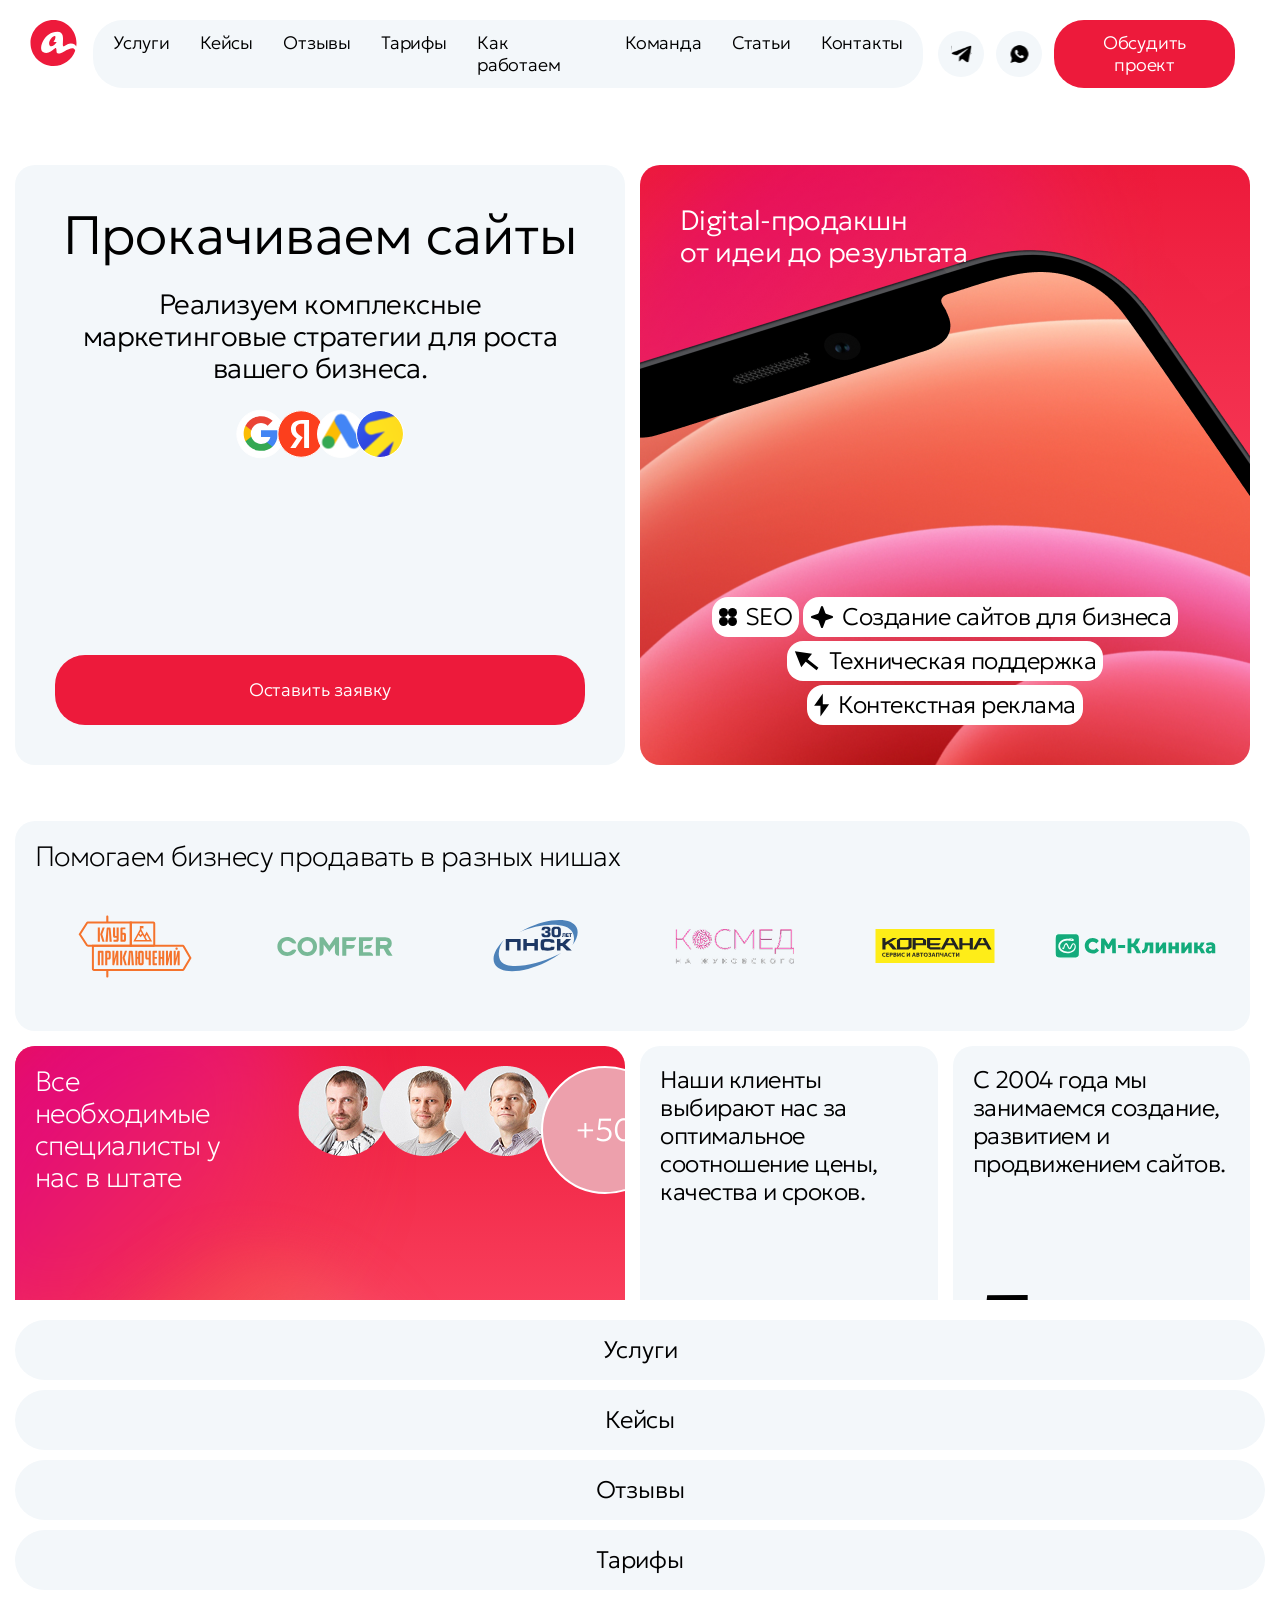
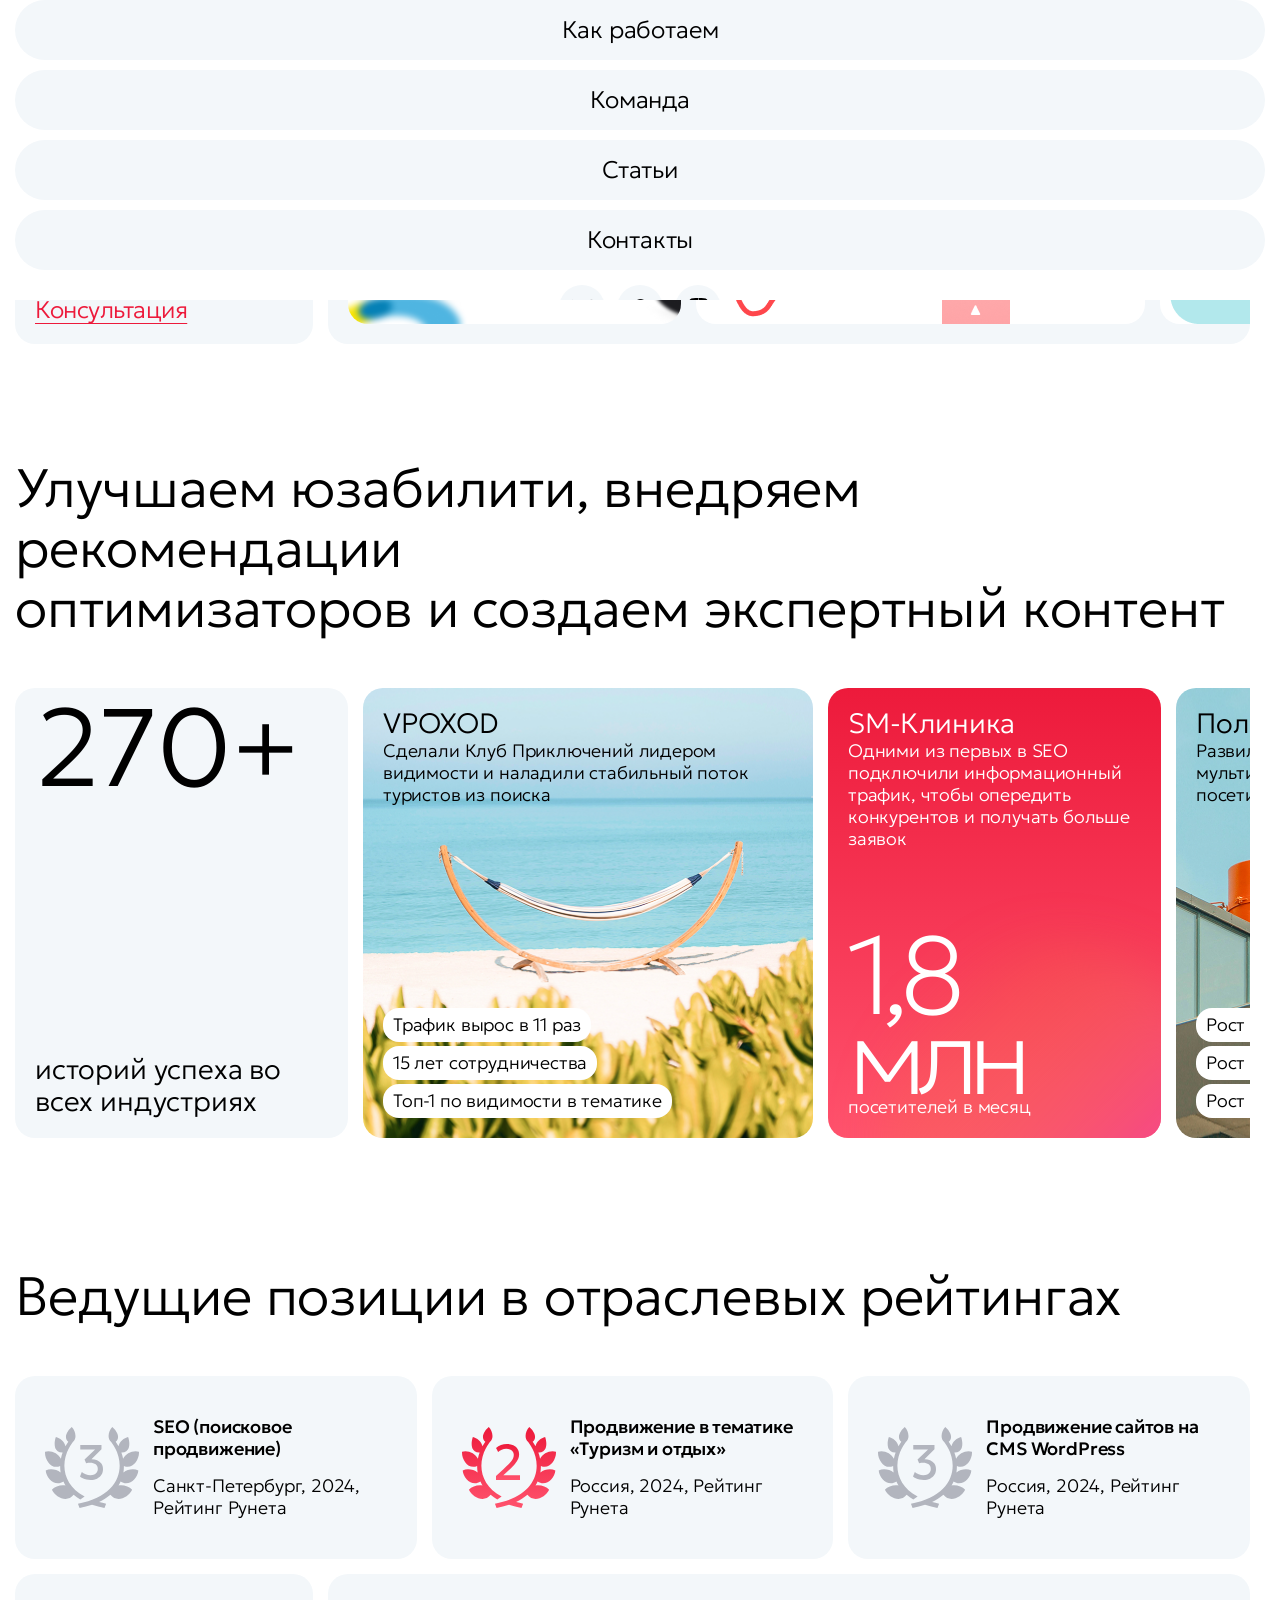
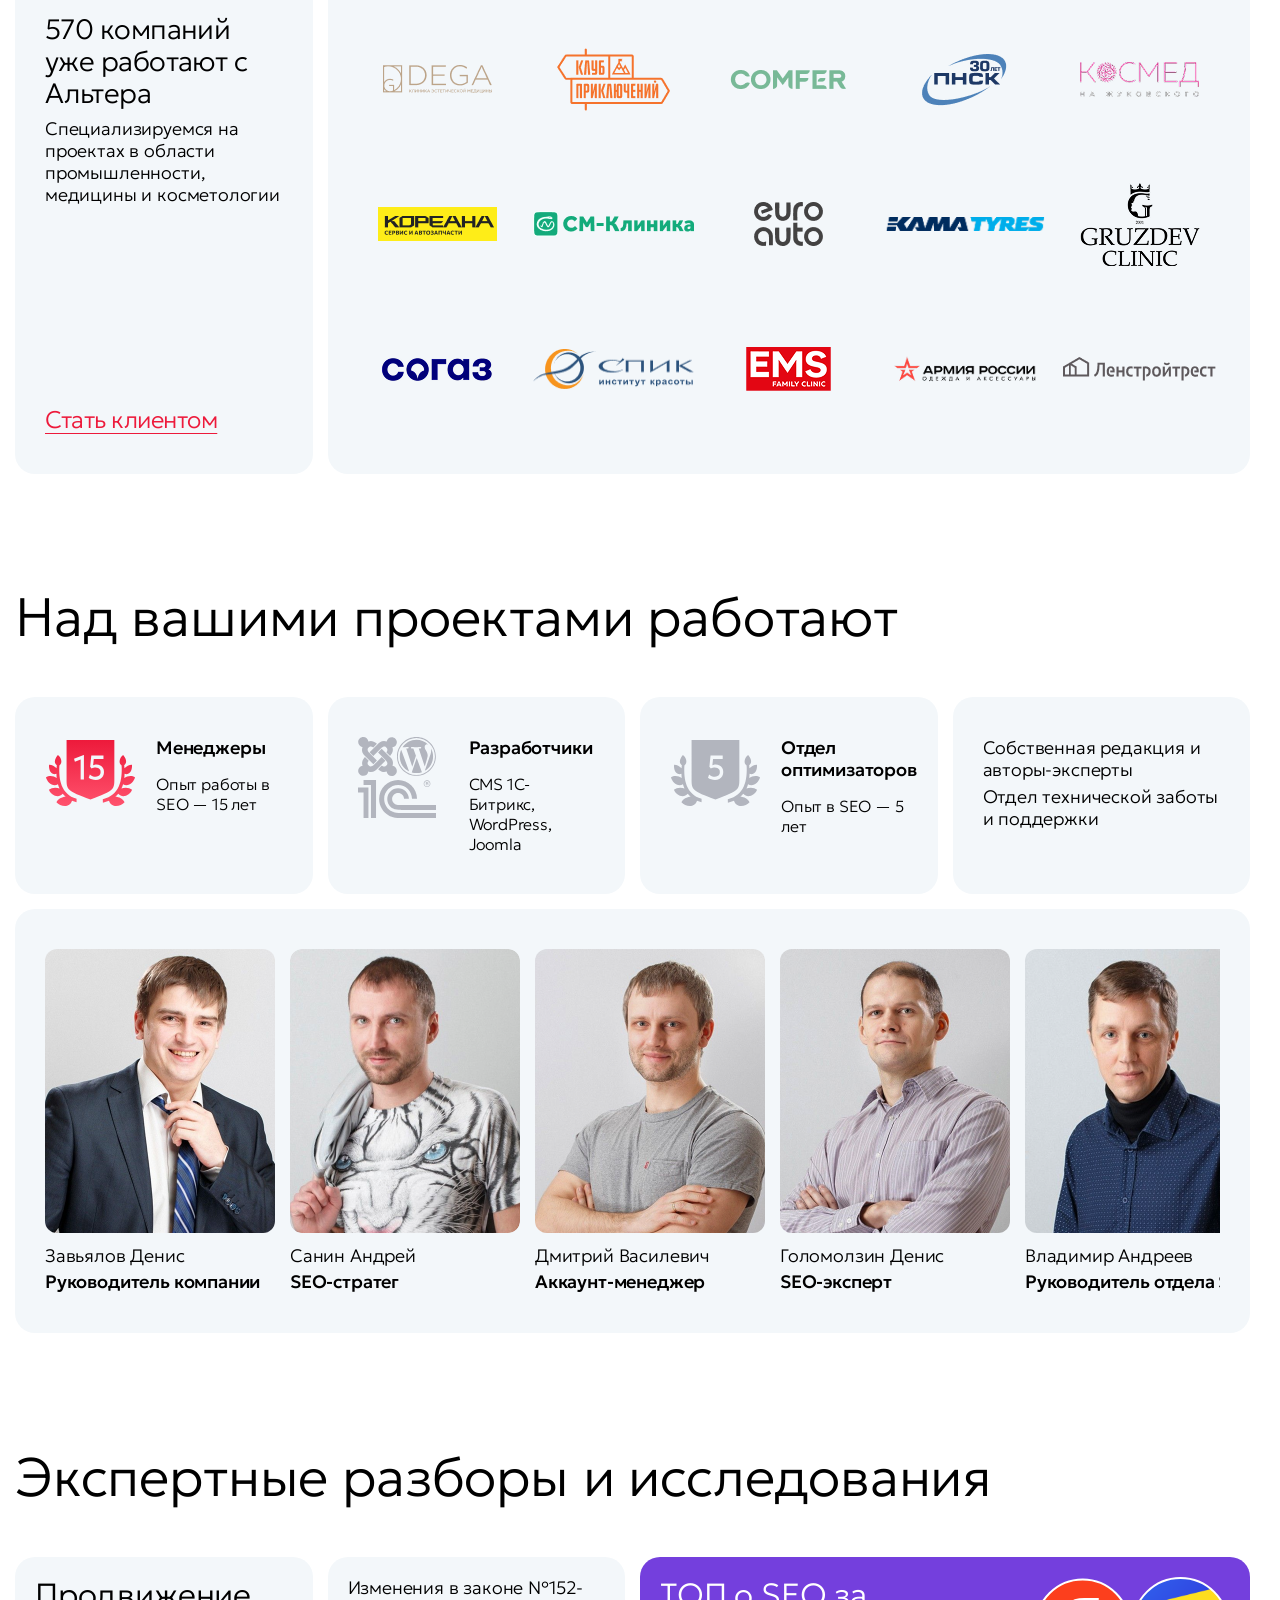
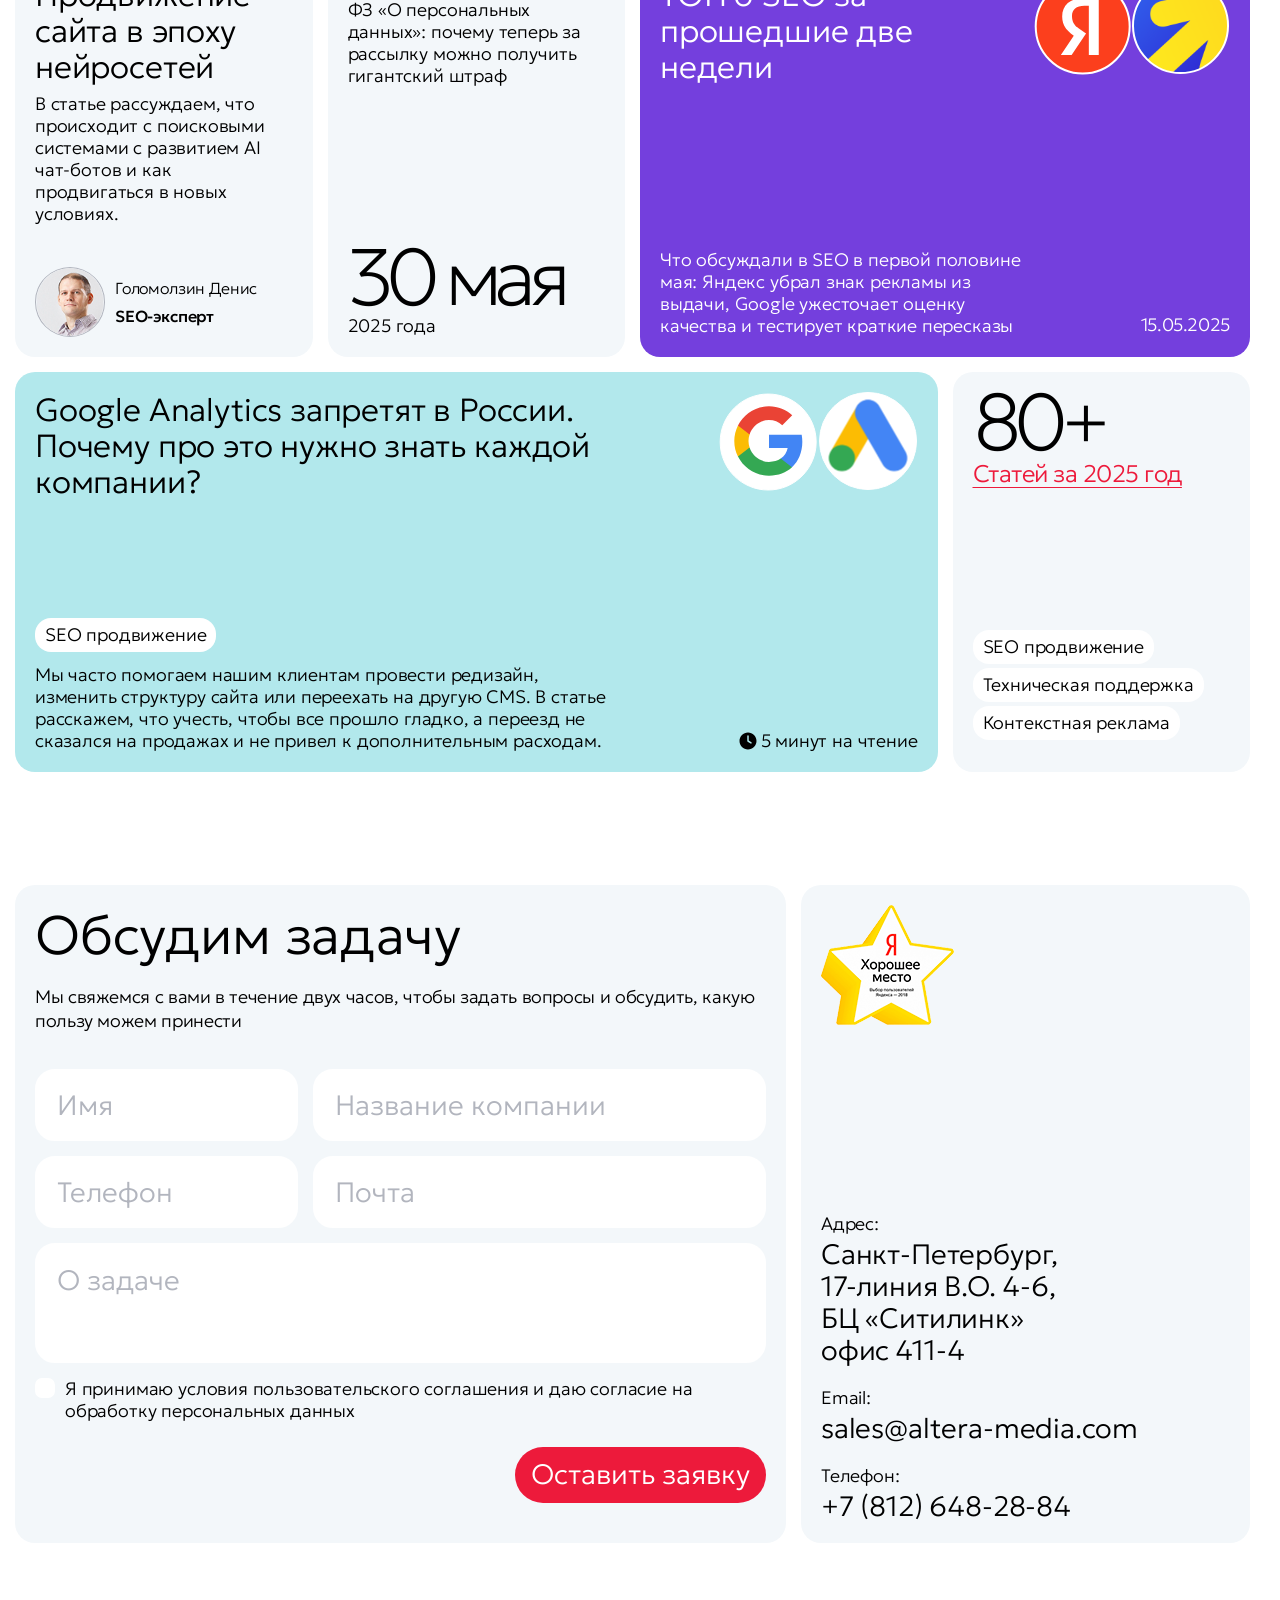
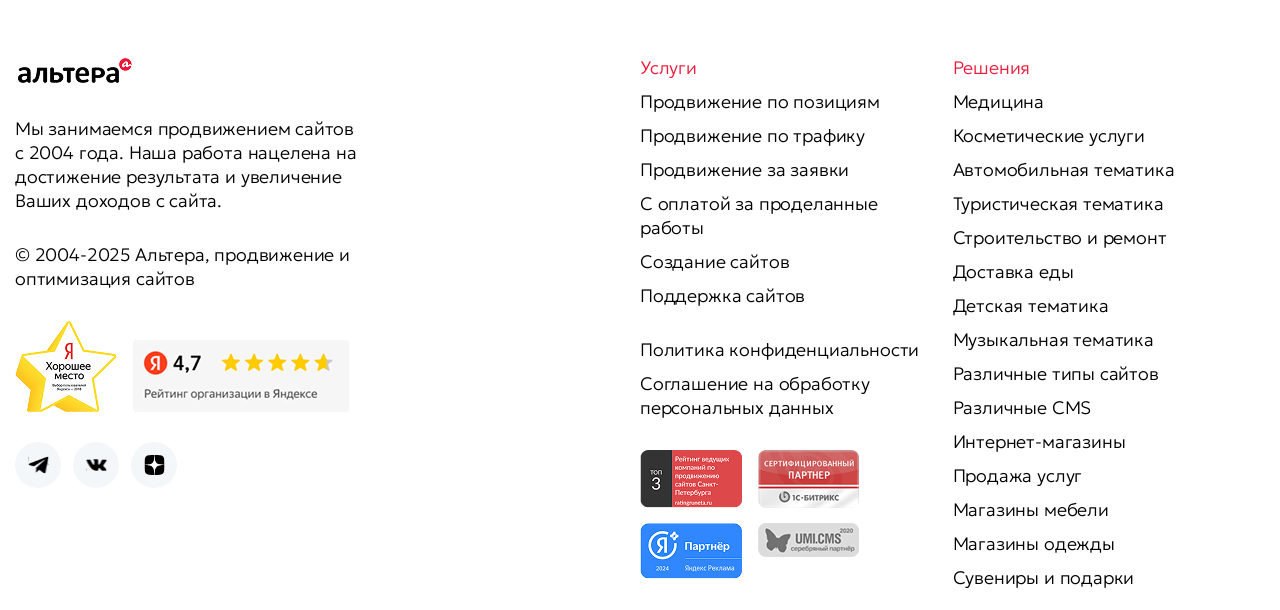
<file: index.html>
<!doctype html>
<html lang="ru">
	<head>
		<meta charset="UTF-8">
		<meta name="viewport" content="width=device-width, initial-scale=1.0">
		<title>Альтера | Главная</title>
		<meta name="robots" content="noindex" />
		<link rel="apple-touch-icon" sizes="180x180" href="./assets/images/fav/apple-touch-icon.png">
		<link rel="icon" type="image/png" sizes="32x32" href="./assets/images/fav/favicon-32x32.png">
		<link rel="icon" type="image/png" sizes="16x16" href="./assets/images/fav/favicon-16x16.png">
		<link rel="stylesheet" href="./assets/css/swiper-bundle.min.css">
		<link rel="stylesheet" href="./assets/css/fancybox.css">
		
		<link rel="stylesheet" href="./assets/css/main.css">
		
		<link rel="stylesheet" href="./assets/css/block-css/hero.css">
		<link rel="stylesheet" href="./assets/css/block-css/services.css">
		<link rel="stylesheet" href="./assets/css/block-css/home-card.css">
		<link rel="stylesheet" href="./assets/css/block-css/our-position.css">
		<link rel="stylesheet" href="./assets/css/block-css/experience.css">
		<link rel="stylesheet" href="./assets/css/block-css/team-home.css">
		<link rel="stylesheet" href="./assets/css/block-css/form.css">
		<link rel="stylesheet" href="./assets/css/block-css/popup.css">
		<link rel="stylesheet" href="./assets/css/block-css/usability.css">
		
	</head>
	<body>
		<header class="header">
			<div class="container">
				<div class="header__inner">
					<div class="header__nav">
						<a href="/" class="header__nav-logo"><img src="./assets/images/logo-header.svg" alt="Altera Logo" width="47" height="46"></a>
						<nav>
							<ul>
								<li><a href="#services">Услуги</a></li>
								<li><a href="#cases">Кейсы</a></li>
								<li><a href="#reviews">Отзывы</a></li>
								<li><a href="#tariffs">Тарифы</a></li>
								<li><a href="#work">Как работаем</a></li>
								<li><a href="#team">Команда</a></li>
								<li><a href="#">Статьи</a></li>
								<li><a href="#">Контакты</a></li>
							</ul>
						</nav>
					</div>
					<div class="header__socials socials">
						<a href="https://t.me/alteraagency" class="socials__icon"><img src="./assets/images/social-tg.svg" alt="tg"></a>
						<a href="#" class="socials__icon"><img src="./assets/images/social-whatsapp.svg" alt="whatsapp"></a>
						<a href="#form" class="btn">Обсудить проект</a>
					</div>
					<div class="header_burger" id="burger">
						<input type="checkbox" id="burger-checkbox" class="burger-checkbox">
						<label class="burger" for="burger-checkbox"></label>
					</div>
				</div>
			</div>
		</header>
		<main class="content">
			<section class="section container hero">
				<div class="hero__header">
					<div class="hero_title">
						Прокачиваем сайты
					</div>
					<div class="hero_subtitle">
						Реализуем комплексные маркетинговые стратегии для роста вашего бизнеса.
					</div>
					<div class="hero_logos">
						<img src="./assets/images/svg/hero__google.svg" alt="">
						<img src="./assets/images/svg/hero__yandex.svg" alt="">
						<img src="./assets/images/svg/hero__icon3.svg" alt="">
						<img src="./assets/images/svg/hero__icon4.svg" alt="">
					</div>
					<div class="hero_button">
						<a href="#" class="btn">Оставить заявку</a>
					</div>
				</div>
				<div class="hero__promo">
					<div class="hero__promo-title">
						Digital-продакшн <br>от идеи до результата
					</div>
					<div class="hero__promo-list">
						<div class="hero__promo-elem">
							<img src="./assets/images/svg/hero__promo-icon1.svg" alt="">
							SEO
						</div>
						<div class="hero__promo-elem">
							<img src="./assets/images/svg/hero__promo-icon2.svg" alt="">
							Создание сайтов для бизнеса
						</div>
						<div class="hero__promo-elem">
							<img src="./assets/images/svg/hero__promo-icon3.svg" alt="">
							Техническая поддержка 
						</div>
						<div class="hero__promo-elem">
							<img src="./assets/images/svg/hero__promo-icon4.svg" alt="">
							Контекстная реклама
						</div>
					</div>
				</div>
			</section>
			<section class="section container home-cards section-nopadding-top one-element">
				<div class="section__body">
					<div class="home-cards__list full">
						<div class="home-cards__item full height-auto">
							<div class="home-cards__item-title medium">Помогаем бизнесу продавать в разных нишах</div>
							<div class="home-cards__item-description">
								<div class="slider">
									<div class="slider__swiper swiper slider__advantages">
										<div class="slider__list swiper-wrapper">
											<div class="slider__item swiper-slide">
												<div class="clients__item">
													<img src="./assets/images/clients/clients-1.svg" alt="" class="clients__logo">
												</div>
											</div>
											<div class="slider__item swiper-slide">
												<div class="clients__item">
													<img src="./assets/images/clients/clients-2.svg" alt="" class="clients__logo">
												</div>
											</div>
											<div class="slider__item swiper-slide">
												<div class="clients__item">
													<img src="./assets/images/clients/clients-3.svg" alt="" class="clients__logo">
												</div>
											</div>
											<div class="slider__item swiper-slide">
												<div class="clients__item">
													<img src="./assets/images/clients/clients-4.svg" alt="" class="clients__logo">
												</div>
											</div>
											<div class="slider__item swiper-slide">
												<div class="clients__item">
													<img src="./assets/images/clients/clients-5.png" alt="" class="clients__logo">
												</div>
											</div>
											<div class="slider__item swiper-slide">
												<div class="clients__item">
													<img src="./assets/images/clients/clients-6.svg" alt="" class="clients__logo">
												</div>
											</div>
											<div class="slider__item swiper-slide">
												<div class="clients__item">
													<img src="./assets/images/clients/clients-8.svg" alt="" class="clients__logo">
												</div>
											</div>
											<div class="slider__item swiper-slide">
												<div class="clients__item">
													<img src="./assets/images/clients/clients-1.svg" alt="" class="clients__logo">
												</div>
											</div>
											<div class="slider__item swiper-slide">
												<div class="clients__item">
													<img src="./assets/images/clients/clients-2.svg" alt="" class="clients__logo">
												</div>
											</div>
											<div class="slider__item swiper-slide">
												<div class="clients__item">
													<img src="./assets/images/clients/clients-3.svg" alt="" class="clients__logo">
												</div>
											</div>
											<div class="slider__item swiper-slide">
												<div class="clients__item">
													<img src="./assets/images/clients/clients-4.svg" alt="" class="clients__logo">
												</div>
											</div>
											<div class="slider__item swiper-slide">
												<div class="clients__item">
													<img src="./assets/images/clients/clients-5.png" alt="" class="clients__logo">
												</div>
											</div>
											<div class="slider__item swiper-slide">
												<div class="clients__item">
													<img src="./assets/images/clients/clients-6.svg" alt="" class="clients__logo">
												</div>
											</div>
											<div class="slider__item swiper-slide">
												<div class="clients__item">
													<img src="./assets/images/clients/clients-8.svg" alt="" class="clients__logo">
												</div>
											</div>
										</div>
									</div>
								</div>
							</div>
						</div>
						<div class="home-cards__item bg-gradient long">
							<div class="home-cards__item-title medium">
								<div class="title">
									Все необходимые специалисты у нас в штате
								</div>
								<div class="home-cards__item-team">
									<div class="home-cards__item-team-item">
										<img src="./assets/images/team-1.png">
									</div>
									<div class="home-cards__item-team-item">
										<img src="./assets/images/team-2.png">
									</div>
									<div class="home-cards__item-team-item">
										<img src="./assets/images/team-3.png">
									</div>
									<div class="home-cards__item-team-item">
										<div class="last-element">
											+50
										</div>
									</div>
								</div>
							</div>
							<div class="home-cards__item-description">
								<p>Веб-разработчики, SEO-оптимизаторы, менеджеры проектов, тестировщики, специалисты по контекстной рекламе и другие.</p>
								<p>Строгая система подбора кадров, берем только тех, кто соответствует нашим стандартам профессионализма и отношения к делу.</p>
							</div>
						</div>
						<div class="home-cards__item">
							<div class="home-cards__item-subtitle">Наши клиенты выбирают нас за оптимальное соотношение цены, качества и сроков.</div>
							<div class="home-cards__item-description">
								<img src="./assets/images/pp.svg" alt="">
							</div>
						</div>
						<div class="home-cards__item">
							<div class="home-cards__item-subtitle">С 2004 года мы занимаемся создание, развитием и продвижением сайтов. </div>
							<div class="home-cards__item-description">
								<div class="number">
									5+
								</div>
								<div class="text">
									лет — средний срок<br>проектов в работе
								</div>
							</div>
						</div>
						<div class="home-cards__item">
							<div class="home-cards__item-title">Услуги</div>
							<div class="home-cards__item-text">Проводим аудит: проверяем функциональность сайта, его соответствие уровню конкурентов и тенденциям тематики, требованиям поисковых систем и закона. Это позволяет определить потенциал и найти точки роста.</div>
							<div class="home-cards__item-description">
								<div class="link">
									<a href="#">Консультация</a>
								</div>
							</div>
						</div>
						<div class="home-cards__item extralong">
							<div class="services swiper">
								<div class="swiper-wrapper">
									<div class="swiper-slide services__item" style="background-image: url('assets/images/services__item1.png');">
										<div class="services__item-title">
											Разработка
										</div>
										<div class="services__item-text">
											От исследований рынка и проектирования решений до поддержки и привлечения новых клиентов.
										</div>
									</div>
									<div class="swiper-slide services__item" style="background-image: url('assets/images/services__item2.png');">
										<div class="services__item-title">
											SEO
										</div>
										<div class="services__item-text">
											Планомерный рост позиций и трафика с учетом тематики и конкуренции. Поможем вырастить бизнес и увеличить доход от продаж.
										</div>
									</div>
									<div class="swiper-slide services__item" style="background-image: url('assets/images/services__item3.png');">
										<div class="services__item-title">
											Поддержка и Развитие
										</div>
										<div class="services__item-text">
											Комплексная техническая поддержка вашего бизнеса: создание сайта и наполнение контентом, внедрение изменений
										</div>
									</div>
									<div class="swiper-slide services__item" style="background-image: url('assets/images/services__item4.png');">
										<div class="services__item-title">
											Реклама
										</div>
										<div class="services__item-text">
											Профессиональная настройка и ведение контекстной рекламы в Яндекс: ваш сайт точно заметят.
										</div>
									</div>
								</div>
								<!--div class="services__nav slider__nav">
									<div class="slider__prev">
										<svg width="40" height="40" viewBox="0 0 40 40" fill="none" xmlns="http://www.w3.org/2000/svg">
											<rect width="40" height="40" rx="20" transform="matrix(-1 0 0 1 40 0)" fill="black"/>
											<path d="M27 20H13" stroke="white" stroke-width="2" stroke-linecap="round" stroke-linejoin="round"/>
											<path d="M20 13L13 20L20 27" stroke="white" stroke-width="2" stroke-linecap="round" stroke-linejoin="round"/>
										</svg>
									</div>
									<div class="slider__next">		
										<svg width="40" height="40" viewBox="0 0 40 40" fill="none" xmlns="http://www.w3.org/2000/svg">
											<rect width="40" height="40" rx="20" fill="black"/>
											<path d="M13 20H27" stroke="white" stroke-width="2" stroke-linecap="round" stroke-linejoin="round"/>
											<path d="M20 13L27 20L20 27" stroke="white" stroke-width="2" stroke-linecap="round" stroke-linejoin="round"/>
										</svg>
									</div>
								</div-->
							</div>
						</div>
					</div>
				</div>
			</section>
			<section class="section container" id="cases">
				<div class="section__body">
					<div class="section__title">
						Улучшаем юзабилити, внедряем рекомендации<br>оптимизаторов и создаем экспертный контент
						
						<!--div class="usability__nav slider__nav">
							<div class="slider__prev">
								<svg width="40" height="40" viewBox="0 0 40 40" fill="none" xmlns="http://www.w3.org/2000/svg">
									<rect width="40" height="40" rx="20" transform="matrix(-1 0 0 1 40 0)" fill="black"/>
									<path d="M27 20H13" stroke="white" stroke-width="2" stroke-linecap="round" stroke-linejoin="round"/>
									<path d="M20 13L13 20L20 27" stroke="white" stroke-width="2" stroke-linecap="round" stroke-linejoin="round"/>
								</svg>
							</div>
							<div class="slider__next">		
								<svg width="40" height="40" viewBox="0 0 40 40" fill="none" xmlns="http://www.w3.org/2000/svg">
									<rect width="40" height="40" rx="20" fill="black"/>
									<path d="M13 20H27" stroke="white" stroke-width="2" stroke-linecap="round" stroke-linejoin="round"/>
									<path d="M20 13L27 20L20 27" stroke="white" stroke-width="2" stroke-linecap="round" stroke-linejoin="round"/>
								</svg>
							</div>
						</div-->
					</div>
					<div class="advantages usability">
						<div class="advantages-block">
							<div class="advantages-block__title big">270+</div>
							<div class="advantages-block__description">
								историй успеха во всех индустриях
							</div>
						</div>
						<div class="usability-content">
							<div class="swiper slider__usability">
								<div class="usability__list swiper-wrapper">
									<div class="usability__block swiper-slide" style="background-image: url('./assets/images/usability-1.jpg')">
										<div class="usability__block-title">
											VPOXOD
										</div>
										<div class="usability__block-description">
											Сделали Клуб Приключений лидером видимости и наладили стабильный поток туристов из поиска
										</div>
										<div class="usability__block-text">
											<ul>
												<li>Трафик вырос в 11 раз</li>
												<li>15 лет сотрудничества</li>
												<li>Топ-1 по видимости в тематике</li>
											</ul>
										</div>
									</div>
									<div class="usability__block small bg-gradient swiper-slide">
										<div class="usability__block-title">
											SM-Клиника
										</div>
										<div class="usability__block-description">
											Одними из первых в SEO подключили информационный трафик, чтобы опередить конкурентов и получать больше заявок
										</div>
										<div class="usability__block-text">
											<div class="number">1,8 млн</div>
											<div class="text">посетителей в месяц</div>
										</div>
									</div>
									<div class="usability__block swiper-slide" style="background-image: url('./assets/images/usability-2.jpg')">
										<div class="usability__block-title">
											Полигон
										</div>
										<div class="usability__block-description">
											Развили сайт от одностраничной визитки до мультирегионального сайта и привели посетителей.
										</div>
										<div class="usability__block-text">
											<ul>
												<li>Рост целевого трафика на 300%</li>
												<li>Рост видимости в Яндексе на 77%</li>
												<li>Рост информационного трафика в 26 раз</li>
											</ul>
										</div>
									</div>
									<div class="usability__block small white-text swiper-slide"  style="background-image: url('./assets/images/usability-3.jpg')">
										<div class="usability__block-title">
											Космед
										</div>
										<div class="usability__block-description">
											Настроили эффективное SEO-продвижение, несмотря на конкуренцию в нише косметологии. И сэкономили на контекстной рекламе.
										</div>
										<div class="usability__block-text">
											<ul>
												<li>Рост трафика на 604%</li>
												<li>250 запросов в ТОП-3 Google  </li>
												<li>309 запросов в ТОП-3 Яндекса</li>
											</ul>
										</div>
									</div>
									<div class="usability__block small swiper-slide">
										<div class="usability__block-title">
											Корвей
										</div>
										<div class="usability__block-description">
											Кратно увеличили трафик и модернизировали сайт под маркетинговые задачи
										</div>
										<div class="usability__block-text">
											<div class="number">+89%</div>
											<div class="text">уникальных посетителей</div>
										</div>
									</div>
								</div>
							</div>
						</div>
					</div>
				</div>
			</section>
			<section class="section container our-position">
				<div class="section__body">
					<div class="section__title">
						Ведущие позиции в отраслевых рейтингах
					</div>
					
					<div class="our-position__list">
						<div class="our-position__item">
							<div class="our-position__item-icon">
								<img src="./assets/images/svg/our-position_icon1.svg" alt="">
							</div>
							<div class="our-position__item-text">
								<div class="title">
									SEO (поисковое продвижение)
								</div>
								<div class="description">
									Санкт-Петербург, 2024, Рейтинг Рунета
								</div>
							</div>
						</div>
						<div class="our-position__item">
							<div class="our-position__item-icon">
								<img src="./assets/images/svg/our-position_icon2.svg" alt="">
							</div>
							<div class="our-position__item-text">
								<div class="title">
									Продвижение в тематике ‭«Туризм и отдых»
								</div>
								<div class="description">
									Россия, 2024, Рейтинг Рунета
								</div>
							</div>
						</div>
						<div class="our-position__item">
							<div class="our-position__item-icon">
								<img src="./assets/images/svg/our-position_icon3.svg" alt="">
							</div>
							<div class="our-position__item-text">
								<div class="title">
									Продвижение сайтов на CMS WordPress 
								</div>
								<div class="description">
									Россия, 2024, Рейтинг Рунета
								</div>
							</div>
						</div>
						<div class="our-position__item column">
							<div class="our-position__item-title">
								570 компаний уже работают с Альтера
							</div>
							<div class="our-position__item-text">
								Специализируемся на проектах в области промышленности, медицины и косметологии  
							</div>
							<div class="our-position__item-bottom">
								<div class="link">
									<a href="#">Стать клиентом</a>
								</div>
							</div>
						</div>
						<div class="our-position__item extralong">
							<div class="logos__list">
								<div class="logos__item">
									<img src="./assets/images/logo-clients__1.png" alt="">
								</div>
								<div class="logos__item">
									<img src="./assets/images/logo-clients__2.png" alt="">
								</div>
								<div class="logos__item">
									<img src="./assets/images/logo-clients__3.png" alt="">
								</div>
								<div class="logos__item">
									<img src="./assets/images/logo-clients__4.png" alt="">
								</div>
								<div class="logos__item">
									<img src="./assets/images/logo-clients__5.png" alt="">
								</div>
								<div class="logos__item">
									<img src="./assets/images/logo-clients__6.png" alt="">
								</div>
								<div class="logos__item">
									<img src="./assets/images/logo-clients__7.png" alt="">
								</div>
								<div class="logos__item">
									<img src="./assets/images/logo-clients__8.png" alt="">
								</div>
								<div class="logos__item">
									<img src="./assets/images/logo-clients__9.png" alt="">
								</div>
								<div class="logos__item">
									<img src="./assets/images/logo-clients__10.png" alt="">
								</div>
								<div class="logos__item">
									<img src="./assets/images/logo-clients__11.png" alt="">
								</div>
								<div class="logos__item">
									<img src="./assets/images/logo-clients__12.png" alt="">
								</div>
								<div class="logos__item">
									<img src="./assets/images/logo-clients__13.png" alt="">
								</div>
								<div class="logos__item">
									<img src="./assets/images/logo-clients__14.png" alt="">
								</div>
								<div class="logos__item">
									<img src="./assets/images/logo-clients__15.png" alt="">
								</div>
							</div>
						</div>
					</div>
				</div>
			</section>
			<section class="section container team-home">
				<div class="section__body">
					<div class="section__title">
						Над вашими проектами работают
					</div>
					<div class="team-home__list">
						<div class="team-home__item">
							<div class="team-home__item-icon">
								<img src="./assets/images/svg/team__icon1.svg" alt="">
							</div>
							<div class="team-home__item-text">
								<div class="title">
									Менеджеры 
								</div>
								<div class="description">
									Опыт работы в SEO — 15 лет
								</div>
							</div>
						</div>
						<div class="team-home__item">
							<div class="team-home__item-icon">
								<img src="./assets/images/svg/team__icon2.svg" alt="">
							</div>
							<div class="team-home__item-text">
								<div class="title">
									Разработчики
								</div>
								<div class="description">
									CMS 1С-Битрикс, WordPress, Joomla  
								</div>
							</div>
						</div>
						<div class="team-home__item">
							<div class="team-home__item-icon">
								<img src="./assets/images/svg/team__icon3.svg" alt="">
							</div>
							<div class="team-home__item-text">
								<div class="title">
									Отдел оптимизаторов
								</div>
								<div class="description">
									Опыт в SEO — 5 лет
								</div>
							</div>
						</div>
						<div class="team-home__item text">
							<div class="team-home__item-text">
								<p>Собственная редакция и авторы-эксперты</p>
								<p>Отдел технической заботы и поддержки</po>
							</div>
						</div>
						<div class="team-home__item full">
							<div class="team__cards team__cards-home multicolor__block swiper">
								<div class="swiper-wrapper">
									<div class="team__item swiper-slide ">
										<img src="./assets/images/big-boss.png" alt="Санин Андрей">
										<div class="team__item-name">
											Завьялов Денис
										</div>
										<div class="team__item-post">
											Руководитель компании
										</div>
									</div>
									<div class="team__item swiper-slide ">
										<img src="./assets/images/team-big-1.png" alt="Санин Андрей">
										<div class="team__item-name">
											Санин Андрей
										</div>
										<div class="team__item-post">
											SEO-стратег
										</div>
									</div>
									<div class="team__item swiper-slide ">
										<img src="./assets/images/team-big-2.png" alt="Дмитрий Василевич">
										<div class="team__item-name">
											Дмитрий Василевич
										</div>
										<div class="team__item-post">
											Аккаунт-менеджер
										</div>
									</div>
									<div class="team__item swiper-slide ">
										<img src="./assets/images/team-big-3.png" alt="Голомолзин Денис">
										<div class="team__item-name">
											Голомолзин Денис
										</div>
										<div class="team__item-post">
											SEO-эксперт
										</div>
									</div>
									<div class="team__item swiper-slide ">
										<img src="./assets/images/team-big-4.png" alt="Владимир Андреев">
										<div class="team__item-name">
											Владимир Андреев
										</div>
										<div class="team__item-post">
											Руководитель отдела SEO
										</div>
									</div>
									<div class="team__item swiper-slide ">
										<img src="./assets/images/big-boss.png" alt="Санин Андрей">
										<div class="team__item-name">
											Завьялов Денис
										</div>
										<div class="team__item-post">
											Руководитель компании
										</div>
									</div>
									<div class="team__item swiper-slide ">
										<img src="./assets/images/team-big-1.png" alt="Санин Андрей">
										<div class="team__item-name">
											Санин Андрей
										</div>
										<div class="team__item-post">
											SEO-стратег
										</div>
									</div>
									<div class="team__item swiper-slide ">
										<img src="./assets/images/team-big-2.png" alt="Дмитрий Василевич">
										<div class="team__item-name">
											Дмитрий Василевич
										</div>
										<div class="team__item-post">
											Аккаунт-менеджер
										</div>
									</div>
									<div class="team__item swiper-slide ">
										<img src="./assets/images/team-big-3.png" alt="Голомолзин Денис">
										<div class="team__item-name">
											Голомолзин Денис
										</div>
										<div class="team__item-post">
											SEO-эксперт
										</div>
									</div>
									<div class="team__item swiper-slide ">
										<img src="./assets/images/team-big-4.png" alt="Владимир Андреев">
										<div class="team__item-name">
											Владимир Андреев
										</div>
										<div class="team__item-post">
											Руководитель отдела SEO
										</div>
									</div>
								</div>
							</div>
							<!--div class="team__nav slider__nav">
								<div class="slider__prev">
									<svg width="40" height="40" viewBox="0 0 40 40" fill="none" xmlns="http://www.w3.org/2000/svg">
										<rect width="40" height="40" rx="20" transform="matrix(-1 0 0 1 40 0)" fill="black"/>
										<path d="M27 20H13" stroke="white" stroke-width="2" stroke-linecap="round" stroke-linejoin="round"/>
										<path d="M20 13L13 20L20 27" stroke="white" stroke-width="2" stroke-linecap="round" stroke-linejoin="round"/>
									</svg>
								</div>
								<div class="slider__next">		
									<svg width="40" height="40" viewBox="0 0 40 40" fill="none" xmlns="http://www.w3.org/2000/svg">
										<rect width="40" height="40" rx="20" fill="black"/>
										<path d="M13 20H27" stroke="white" stroke-width="2" stroke-linecap="round" stroke-linejoin="round"/>
										<path d="M20 13L27 20L20 27" stroke="white" stroke-width="2" stroke-linecap="round" stroke-linejoin="round"/>
									</svg>
								</div>
							</div-->
						</div>
					</div>
				</div>
			</section>
			<section class="section container experience">
				<div class="section__body">
					<div class="section__title">
						Экспертные разборы и исследования
					</div>
					<div class="experience__list">
						<div class="experience__item">
							<div class="experience__item-title">Продвижение сайта в эпоху нейросетей</div>
							<div class="experience__item-subtitle">В статье рассуждаем, что происходит с поисковыми системами с развитием AI чат-ботов и как продвигаться в новых условиях.</div>
							<div class="experience__item-description">
								<div class="author">
									<img src="./assets/images/team-3.png" alt="">
									<div class="author__info">
										<div class="author__name">Голомолзин Денис</div>
										<div class="author__post">SEO-эксперт</div>
									</div>
								</div>
							</div>
						</div>
						<div class="experience__item">
							<div class="experience__item-subtitle">Изменения в законе №152-ФЗ «О персональных данных»: почему теперь за рассылку можно получить гигантский штраф</div>
							<div class="experience__item-description">
								<div class="number">
									30 мая
								</div>
								<div class="text">
									2025 года
								</div>
							</div>
						</div>
						<div class="experience__item long bg-violet-simple">
							<div class="experience__item-title">
								<div class="title">
									ТОП о SEO за прошедшие две недели
								</div>
								<div class="icons">
									<div class="icons__item"><img src="./assets/images/svg/hero__yandex-big.svg"></div>
									<div class="icons__item"><img src="./assets/images/svg/hero__icon4-big.svg"></div>
								</div>
							</div>
							<div class="experience__item-description flex">
								<div class="text">
									Что обсуждали в SEO в первой половине мая: Яндекс убрал знак рекламы из выдачи, Google ужесточает оценку качества и тестирует краткие пересказы
								</div>
								<div class="date">
									15.05.2025
								</div>
							</div>
						</div>
						<div class="experience__item extralong bg-blue">
							<div class="experience__item-title">
								<div class="title">
									Google Analytics запретят в России. Почему про это нужно знать каждой компании?
								</div>
								<div class="icons">
									<div class="icons__item"><img src="./assets/images/svg/hero__google-big.svg"></div>
									<div class="icons__item"><img src="./assets/images/svg/hero__icon3-big.svg"></div>
								</div>
							</div>
							<div class="experience__bottom">
								<div class="tags">
									<ul>
										<li>SEO продвижение</li>
									</ul>
								</div>
								<div class="experience__item-description flex">
									<div class="text">
										Мы часто помогаем нашим клиентам провести редизайн, изменить структуру сайта или переехать на другую CMS. В статье расскажем, что учесть, чтобы все прошло гладко, а переезд не сказался на продажах и не привел к дополнительным расходам.
									</div>
									<div class="time">
										<svg width="18" height="18" viewBox="0 0 18 18" fill="none" xmlns="http://www.w3.org/2000/svg">
											<path fill-rule="evenodd" clip-rule="evenodd" d="M0.5 9C0.5 4.30558 4.30558 0.5 9 0.5C13.6944 0.5 17.5 4.30558 17.5 9C17.5 13.6944 13.6944 17.5 9 17.5C4.30558 17.5 0.5 13.6944 0.5 9ZM9.75 4C9.75 3.58579 9.41421 3.25 9 3.25C8.58579 3.25 8.25 3.58579 8.25 4V9C8.25 9.25859 8.38321 9.49895 8.6025 9.636L11.6025 11.511C11.9538 11.7305 12.4165 11.6238 12.636 11.2725C12.8555 10.9212 12.7488 10.4585 12.3975 10.239L9.75 8.58431V4Z" fill="black"/>
										</svg>
										5 минут на чтение 
									</div>
								</div>
							</div>
						</div>
						<div class="experience__item">
							<div class="experience__item-description">
								<div class="number">
									80+
								</div>
								<div class="link">
									<a href="#">Статей за 2025 год</a>
								</div>
							</div>
							<div class="experience__bottom">
								<div class="tags">
									<ul>
										<li>SEO продвижение</li>
										<li>Техническая поддержка</li>
										<li>Контекстная реклама</li>
									</ul>
								</div>
							</div>
						</div>
					</div>
				</div>
			</section>
			<section class="section container contacts" id="form">
				<div class="section__body">
					<div class="contacts__form multicolor__block">
						<div class="section__title">
							Обсудим задачу
						</div>
						<div class="section__extra">
							Мы свяжемся с вами в течение двух часов, чтобы задать вопросы и обсудить, какую пользу можем принести
						</div>
						<div class="fields">
							<div class="form-field fields__item">
								<input type="text" placeholder="Имя" name="username">
							</div>
							<div class="form-field cfields__item">
								<input type="text" placeholder="Название компании" name="usercompany">
							</div>
							<div class="form-field fields__item">
								<input type="text" placeholder="Телефон" name="userphone" autocomplete="tel">
							</div>
							<div class="form-field fields__item">
								<input type="text" placeholder="Почта" name="useremail">
							</div>
							<div class="form-field fields__item full">
								<textarea placeholder="О задаче" name="usercomment"></textarea>
							</div>
							<div class="form-field fields__item full">
								<input type="checkbox" id="usercheckbox">
								<label for="usercheckbox">Я принимаю условия пользовательского соглашения и даю согласие на обработку персональных данных</label>
							</div>
							<div class="form-field full form-bottom">
								<div class="error">
									<span class="error-text">Поле не может быть пустым</span>
								</div>
								<button class="btn">Оставить заявку</button>
							</div>
						</div>
					</div>
					<div class="contacts__info multicolor__block">
						<img width="133" height="120" src="./assets/images/yandex_star.png" alt="Яндекс">
						<div class="contacts__list">
							<div class="contacts__block">
								<div class="contacts__block-title">
									Адрес:
								</div>
								<div class="contacts__block-value">
									Санкт-Петербург, <br>17-линия В.О. 4-6, <br>БЦ «Ситилинк» <br>офис 411-4
								</div>
							</div>
							<div class="contacts__block">
								<div class="contacts__block-title">
									Email:
								</div>
								<div class="contacts__block-value">
									<a href="mailto:sales@altera-media.com">sales@altera-media.com</a>
								</div>
							</div>
							<div class="contacts__block">
								<div class="contacts__block-title">
									Телефон:
								</div>
								<div class="contacts__block-value">
									<a href="tel:+78126482884">+7 (812) 648-28-84</a>
								</div>
							</div>
						</div>
					</div>
				</div>
			</section>
		</main>
		<footer class="footer section container">
			<div class="footer__body">
				<div class="footer__info">
					<div class="footer__info-logo">
						<a href="/"><img src="./assets/images/logo.png" alt="logo"></a>
					</div>
					<div class="footer__info-description">
						Мы занимаемся продвижением сайтов с 2004 года. Наша работа нацелена на достижение результата и увеличение Ваших доходов с сайта.
					</div>
					<div class="footer__info-copyright">
						© 2004-2025 Альтера, продвижение и оптимизация сайтов
					</div>
					<div class="footer__info-badge">
						<img src="./assets/images/badge-gooplace.png" alt="gooplace">
						<img src="./assets/images/badge-yandexrating.png" alt="yandexrating">
					</div>
					<div class="footer__info-social socials">
						<a href="https://t.me/alteraagency" class="socials__icon"><img src="./assets/images/social-tg.svg" alt="tg"></a>
						<a href="https://vk.com/altera_media" class="socials__icon"><img src="./assets/images/social-vk.svg" alt="whatsapp"></a>
						<a href="#" class="socials__icon"><img src="./assets/images/social-dzen.svg" alt="dzen"></a>
					</div>
				</div>
				<div class="footer__menu">
					<div class="footer__column">
						<div class="footer__menu-title">Услуги</div>
						<ul>
							<li><a href="#">Продвижение по позициям</a></li>
							<li><a href="#">Продвижение по трафику</a></li>
							<li><a href="#">Продвижение за заявки</a></li>
							<li><a href="#">С оплатой за проделанные работы</a></li>
							<li><a href="#">Создание сайтов</a></li>
							<li><a href="#">Поддержка сайтов</a></li>
						</ul>
						<ul>
							<li><a href="#">Политика конфиденциальности</a></li>
							<li><a href="#">Соглашение на обработку персональных данных</a></li>
						</ul>
						<div class="footer__partners">
							<a href="#" target="_blank"><img src="./assets/images/partners-1.png" alt=""></a>
							<a href="#" target="_blank"><img src="./assets/images/partners-2.png" alt=""></a>
							<a href="#" target="_blank"><img src="./assets/images/partners-3.png" alt=""></a>
							<a href="#" target="_blank"><img src="./assets/images/partners-4.png" alt=""></a>
						</div>
					</div>
					<div class="footer__column">
						<div class="footer__menu-title">Решения</div>
						<ul>
							<li><a href="#">Медицина
							<li><a href="#">Косметические услуги</a></li>
							<li><a href="#">Автомобильная тематика</a></li>
							<li><a href="#">Туристическая тематика</a></li>
							<li><a href="#">Строительство и ремонт</a></li>
							<li><a href="#">Доставка еды</a></li>
							<li><a href="#">Детская тематика</a></li>
							<li><a href="#">Музыкальная тематика</a></li>
							<li><a href="#">Различные типы сайтов</a></li>
							<li><a href="#">Различные CMS</a></li>
							<li><a href="#">Интернет-магазины</a></li>
							<li><a href="#">Продажа услуг</a></li>
							<li><a href="#">Магазины мебели</a></li>
							<li><a href="#">Магазины одежды</a></li>
							<li><a href="#">Сувениры и подарки</a></li>
						</ul>
					</div>
				</div>
			</div>
		</footer>
		
		<div class="mobile-menu">
			<div class="mobile-menu__inner">
				<ul>
					<li><a href="#services">Услуги</a></li>
					<li><a href="#cases">Кейсы</a></li>
					<li><a href="#reviews">Отзывы</a></li>
					<li><a href="#tariffs">Тарифы</a></li>
					<li><a href="#work">Как работаем</a></li>
					<li><a href="#team">Команда</a></li>
					<li><a href="#">Статьи</a></li>
					<li><a href="#">Контакты</a></li>
				</ul>
			</div>
			<div class="mobile-menu__social socials">
				<a href="https://t.me/alteraagency" class="socials__icon"><img src="./assets/images/social-tg.svg" alt="tg"></a>
				<a href="#" class="socials__icon"><img src="./assets/images/social-whatsapp.svg" alt="whatsapp"></a>
				<a href="#" class="socials__icon"><img src="./assets/images/social-dzen.svg" alt="dzen"></a>
			</div>
		</div>
		
		<div class="popup" id="popup-review" data-modal="reviews">
			<div class="popup__inner">
				<div class="popup__review">
					<div class="popup__review-img">
						<img src="./assets/images/review-full.png" alt="Отзыв" width="450" height="586">
					</div>
					<div class="popup__review-content">
						<p>Мы очень довольны работой с командой Альтеры. Они проявили себя как профессионалы своего дела. Открытая коммуникация позволила нам легко обмениваться идеями и получать обратную связь. Они слышат наши потребности и учитывают все пожелания, не срывают договоренности.</p>
						<p>Менеджеры всегда были готовы ответить на вопросы и предупредить о возможных нюансах, это предотвратило неожиданные проблемы. Команда не только качественно разработала сайт, но и предложила услуги по его ЗЕО-продвижению и контекстной рекламе, что стало для нас большим плюсом.</p>
						<p>Мы уверены, что нашли надёжного подрядчика, с которым планируем продолжать плодотворное сотрудничество в будущем. Рекомендуем всем, кто ищет ответственных и опытных специалистов!</p>
						
						<div class="popup__review-company">
							Феникс-спецодежда
						</div>
					</div>
				</div>
				<div class="close">
					<svg width="10" height="10" viewBox="0 0 10 10" fill="none" xmlns="http://www.w3.org/2000/svg">
						<path d="M1.28033 0.21967C0.987437 -0.0732233 0.512563 -0.0732233 0.21967 0.21967C-0.0732233 0.512563 -0.0732233 0.987437 0.21967 1.28033L3.93934 5L0.21967 8.71967C-0.0732233 9.01256 -0.0732233 9.48744 0.21967 9.78033C0.512563 10.0732 0.987437 10.0732 1.28033 9.78033L5 6.06066L8.71967 9.78033C9.01256 10.0732 9.48744 10.0732 9.78033 9.78033C10.0732 9.48744 10.0732 9.01256 9.78033 8.71967L6.06066 5L9.78033 1.28033C10.0732 0.987437 10.0732 0.512563 9.78033 0.21967C9.48744 -0.0732233 9.01256 -0.0732233 8.71967 0.21967L5 3.93934L1.28033 0.21967Z" fill="black"/>
					</svg>
				</div>
			</div>
		</div>
		
		<div class="overlay"></div>
		<script src="./assets/js/fancybox.umd.js"></script>
		<script src="./assets/js/swiper-bundle.min.js"></script>
		<script src="./assets/js/inputmask.min.js"></script>
		<script src="./assets/js/modal.js"></script>
		<script src="./assets/js/main.js"></script>
	</body>
</html>
</file>
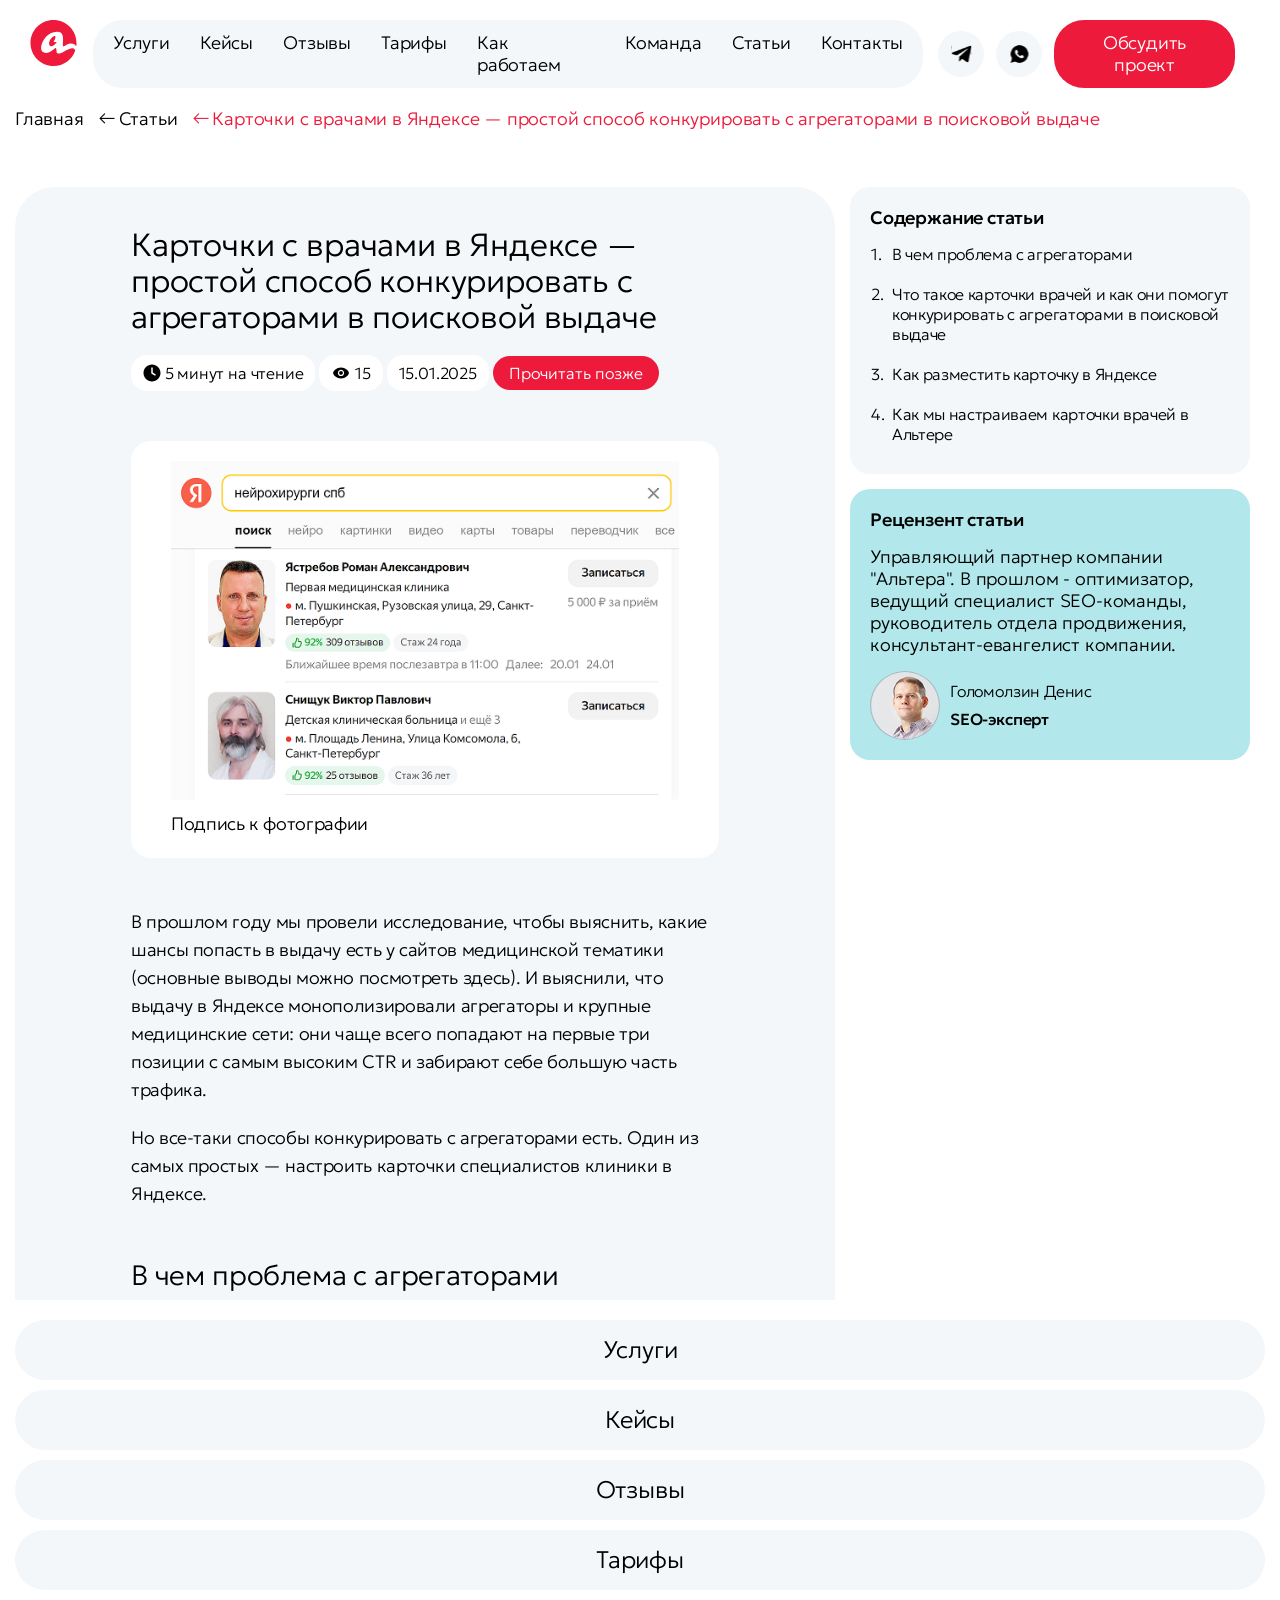
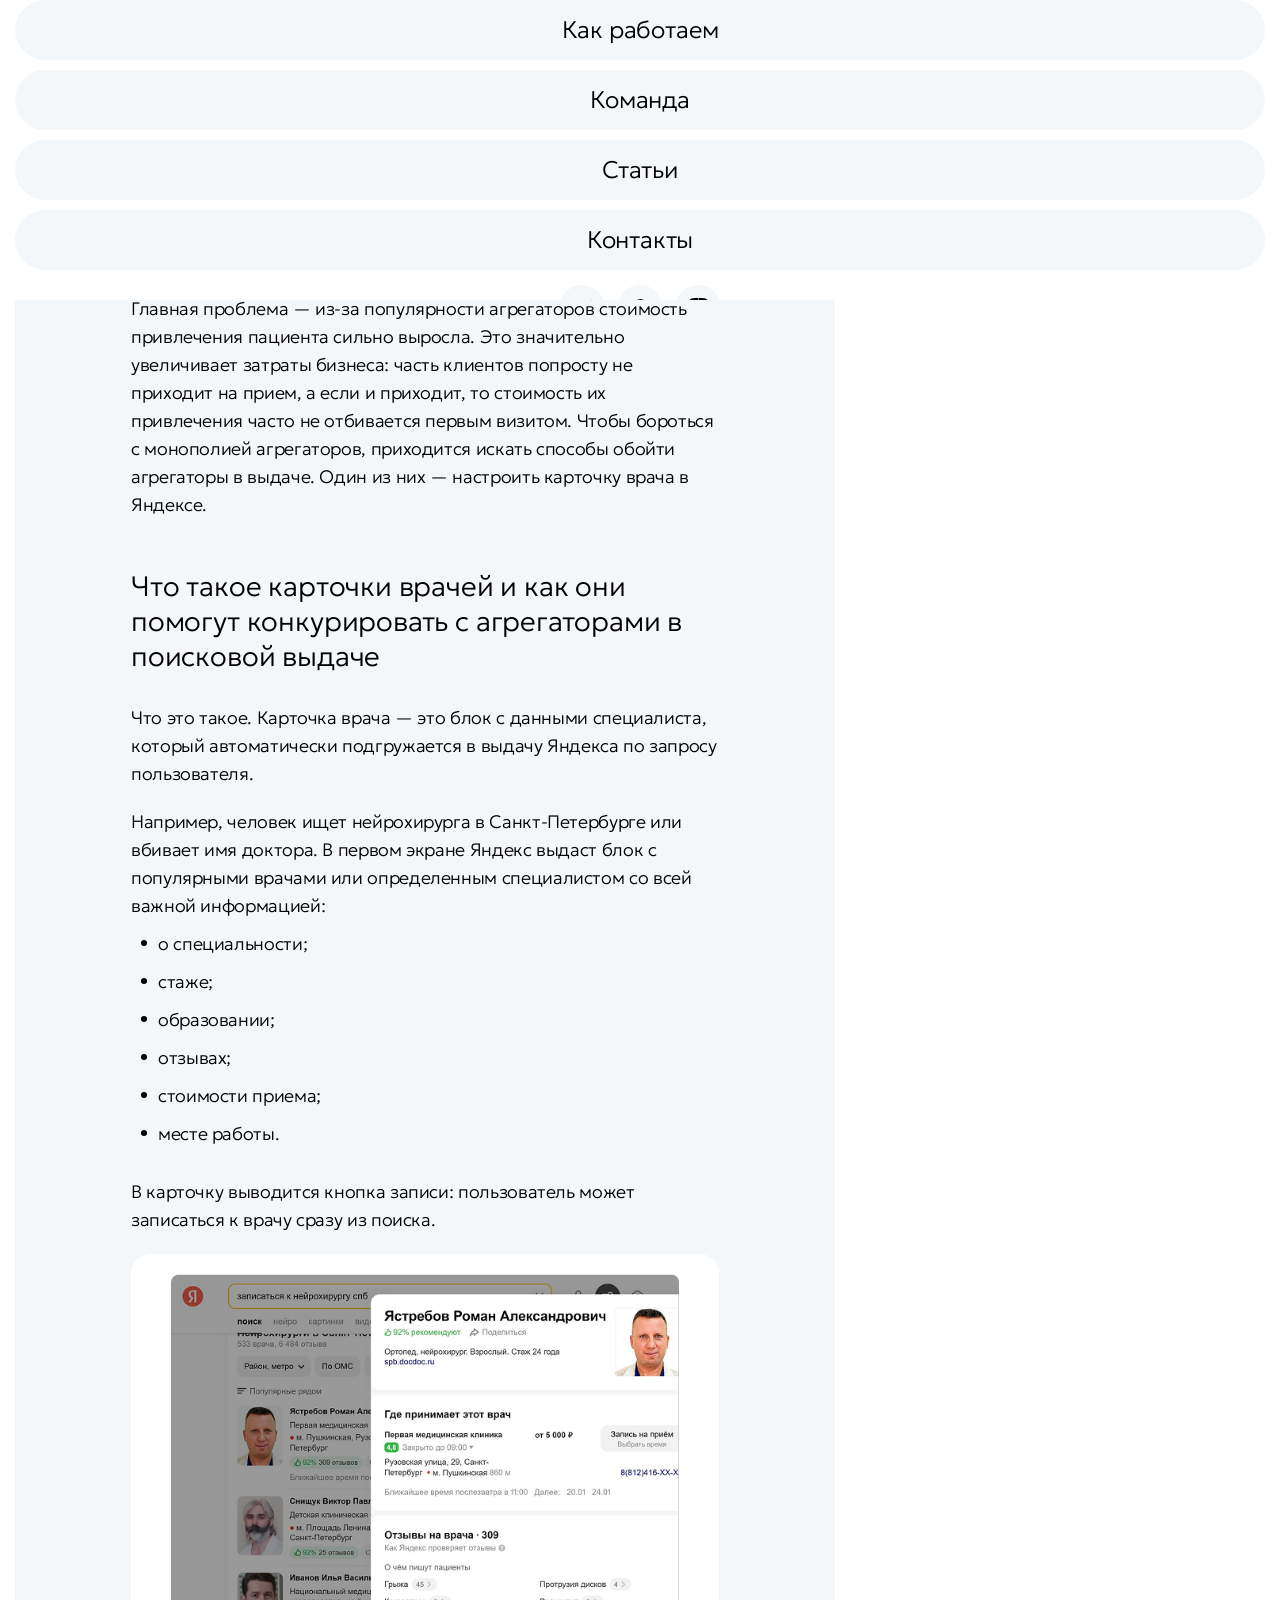
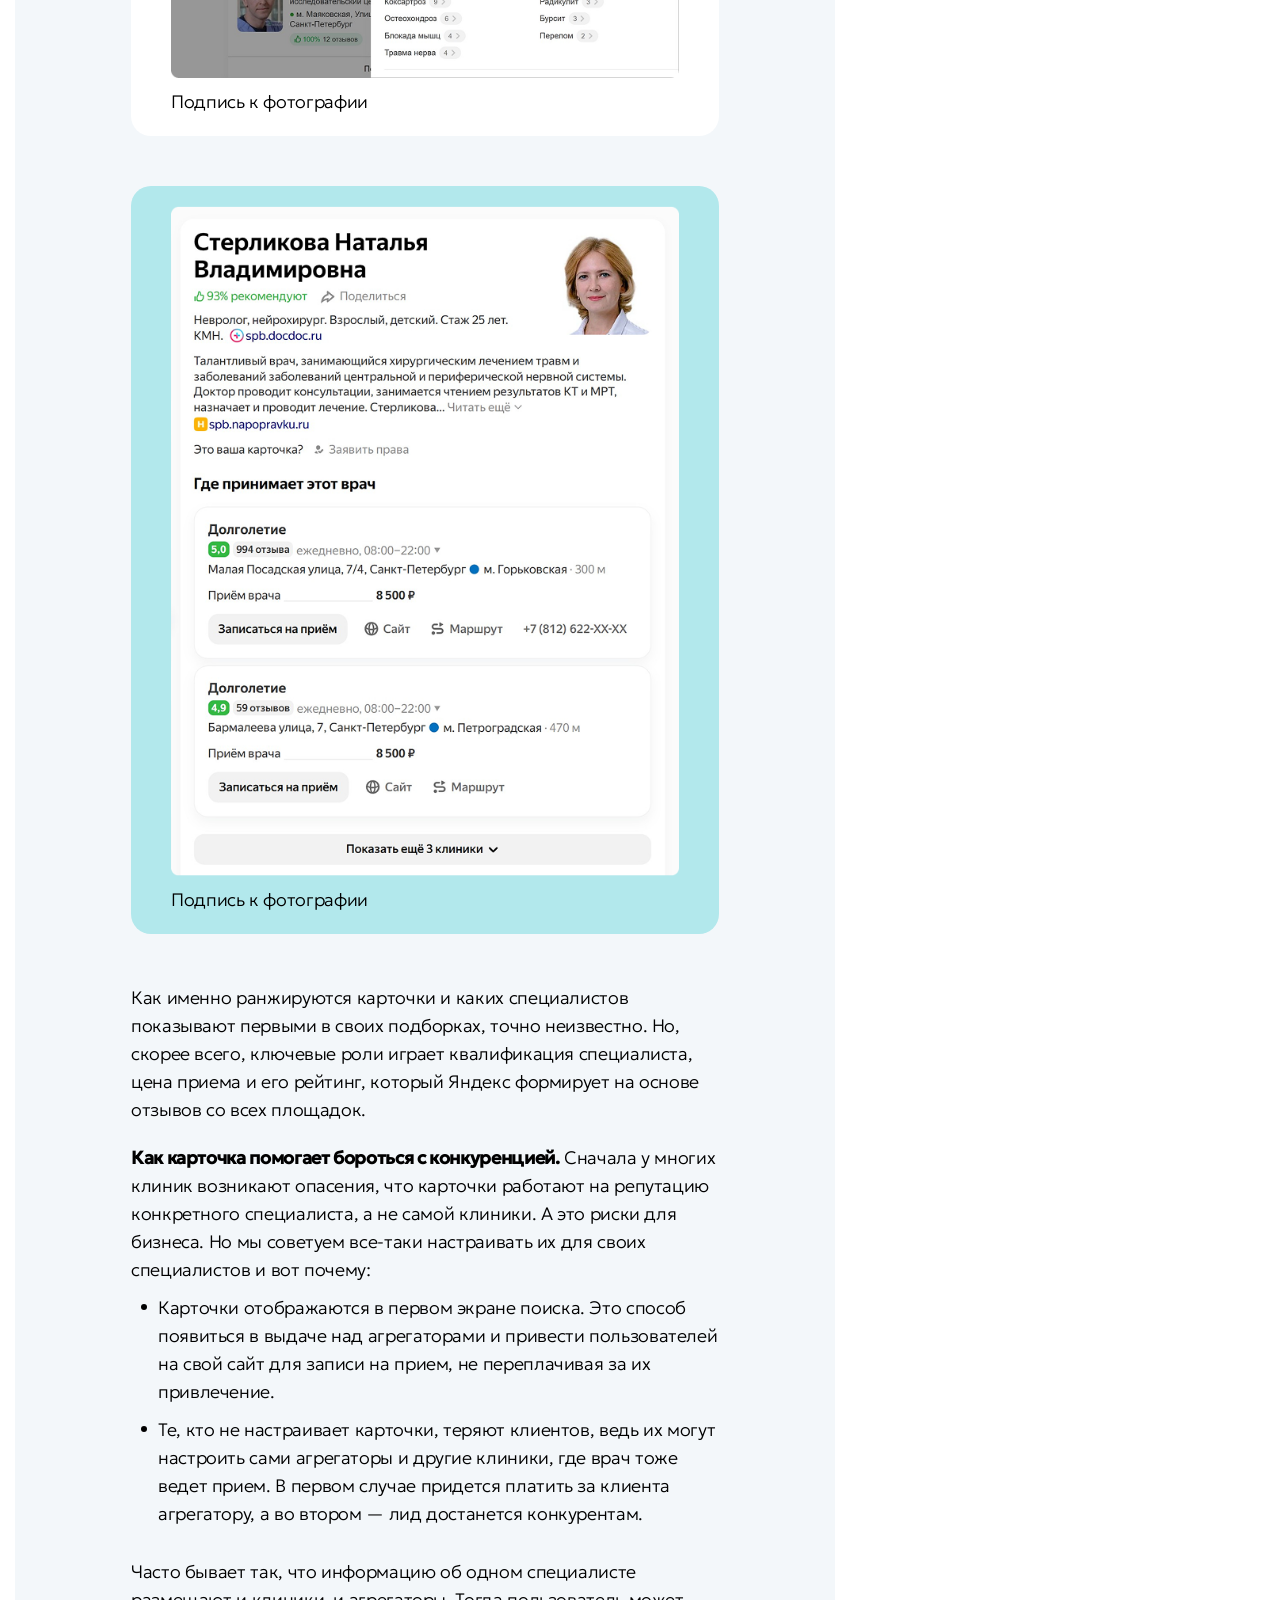
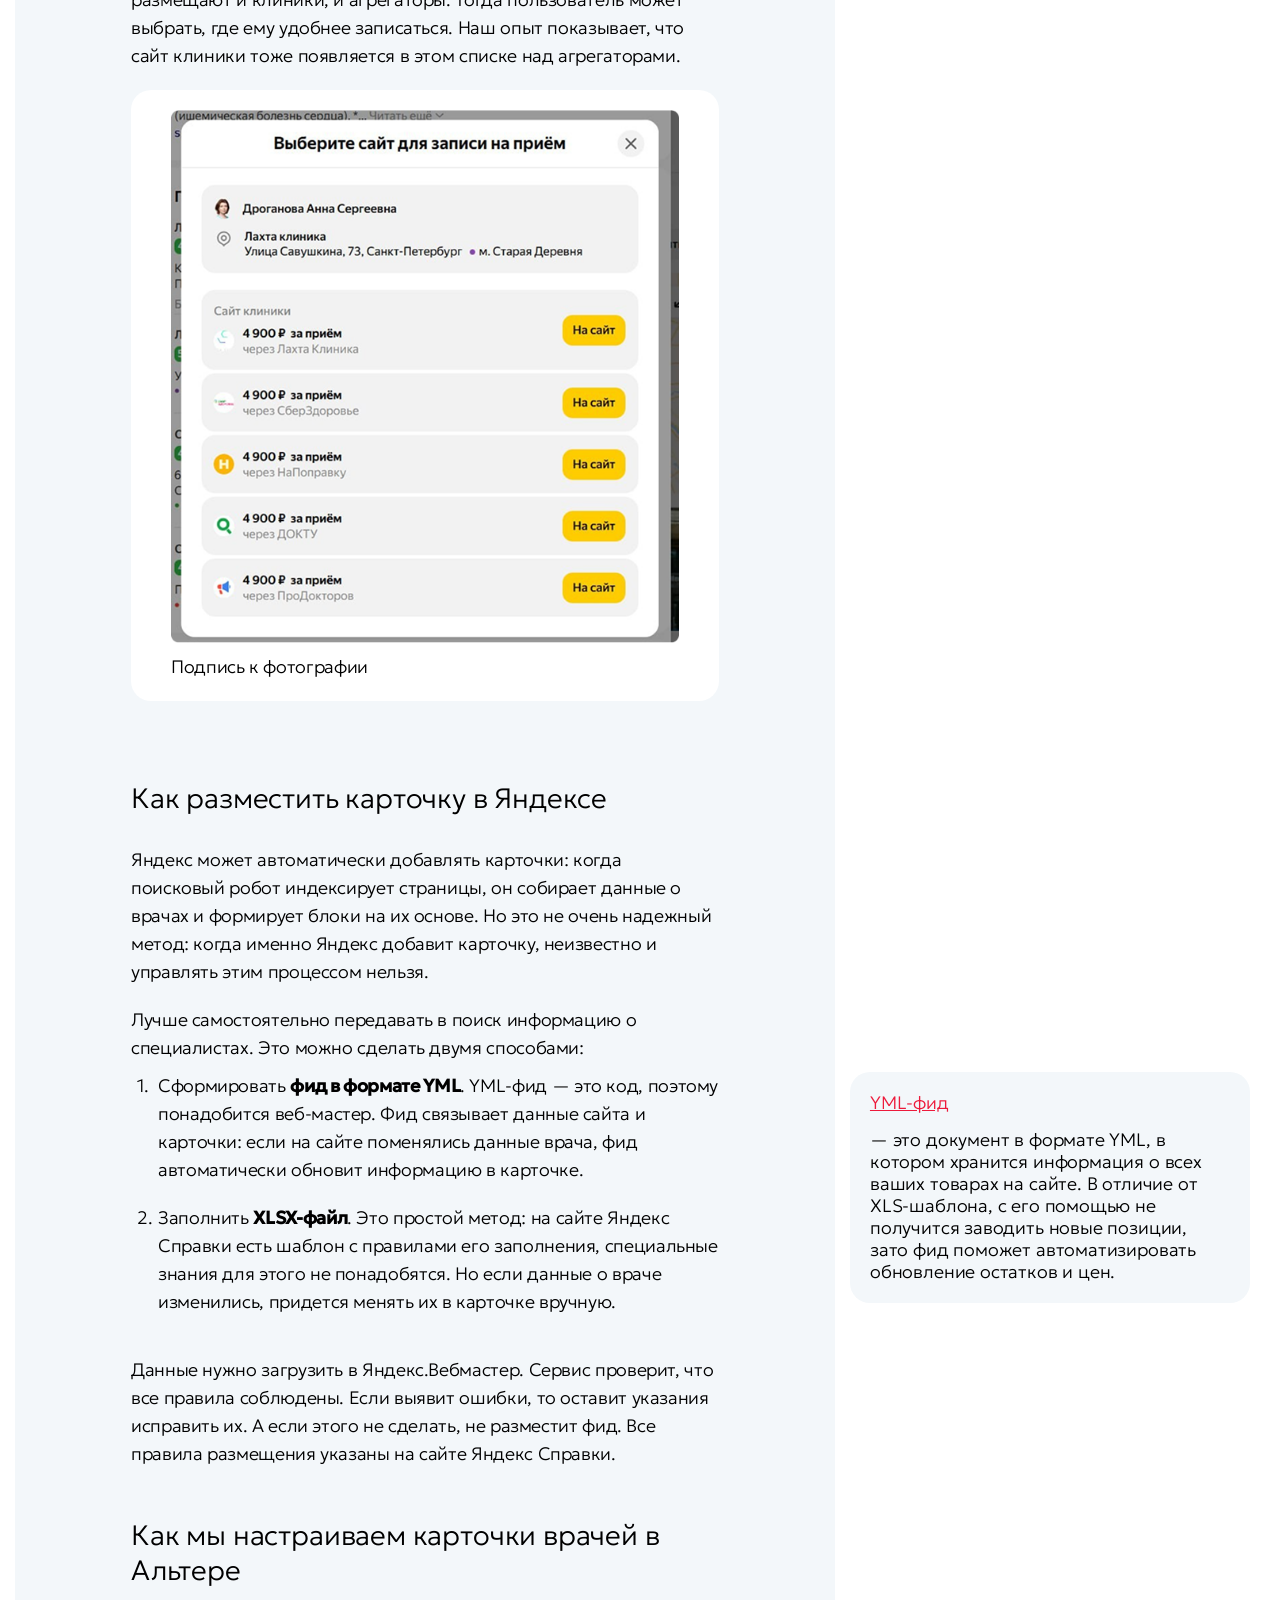
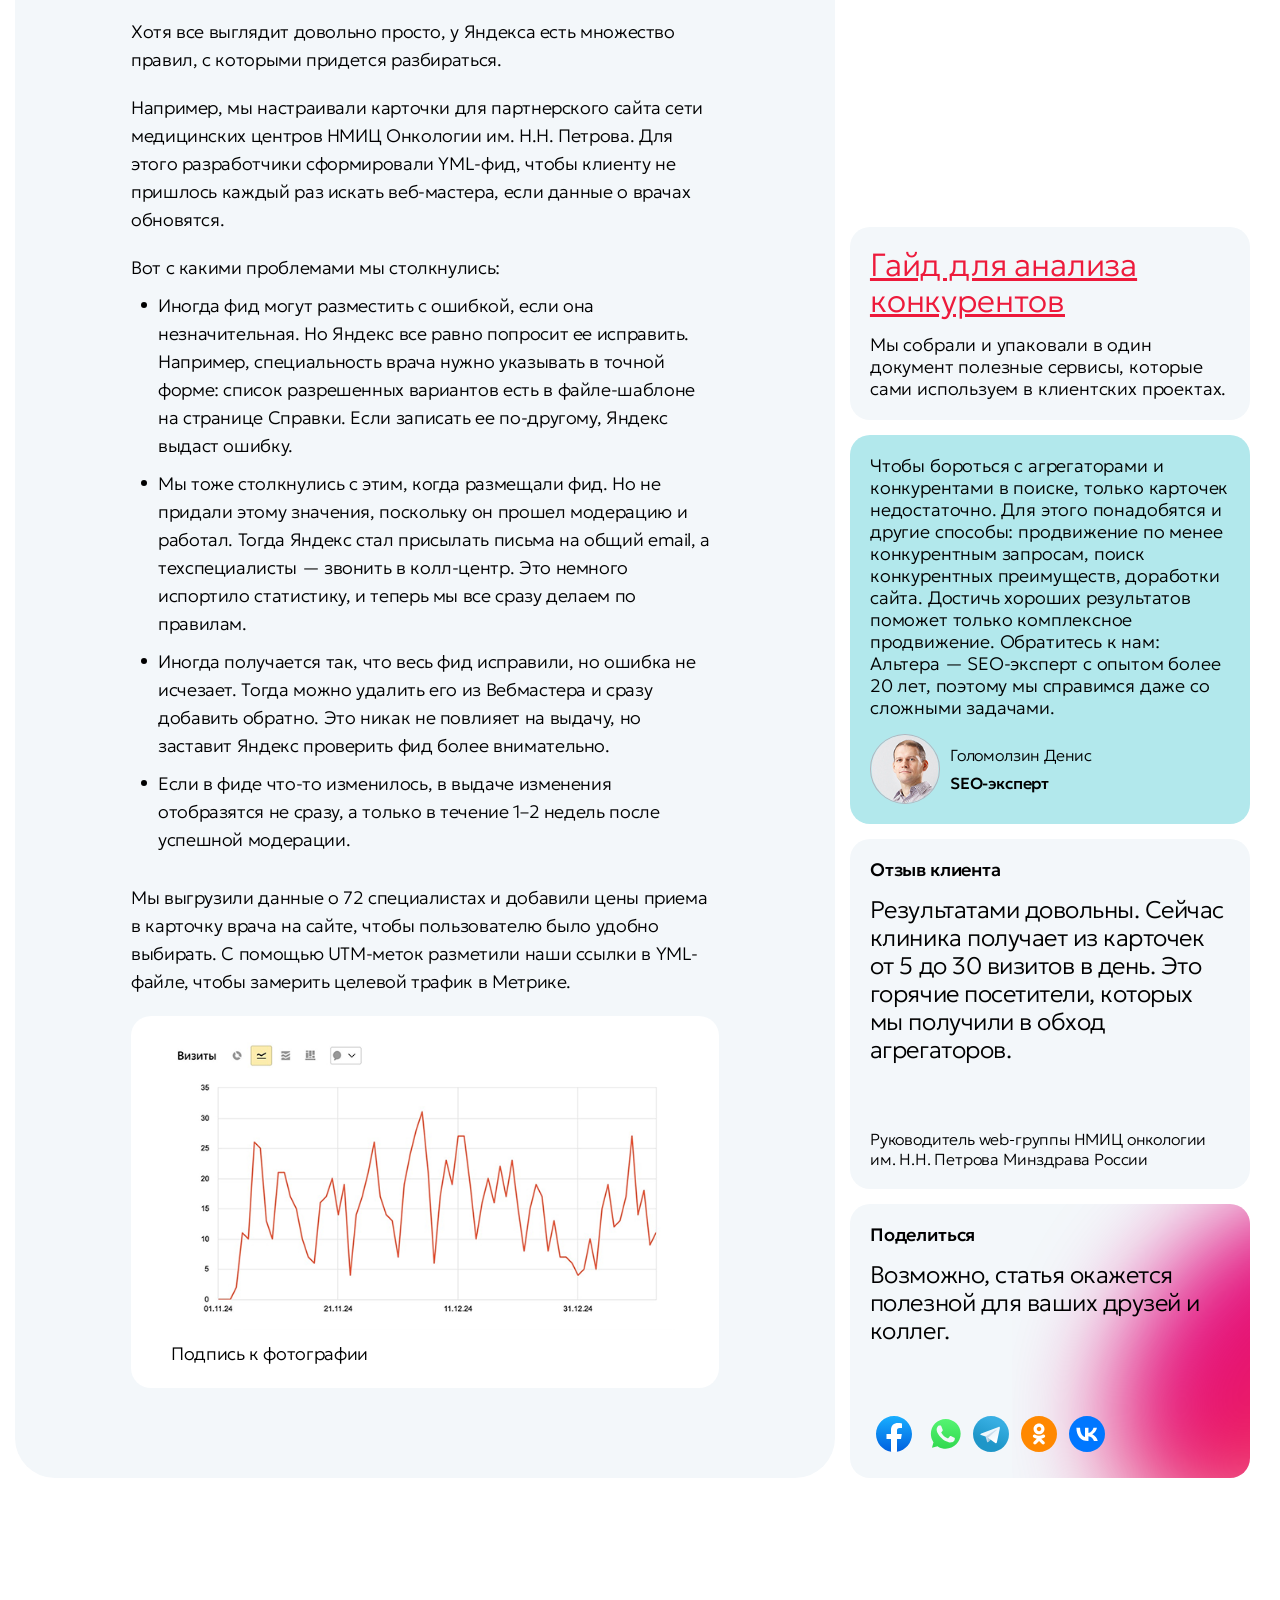
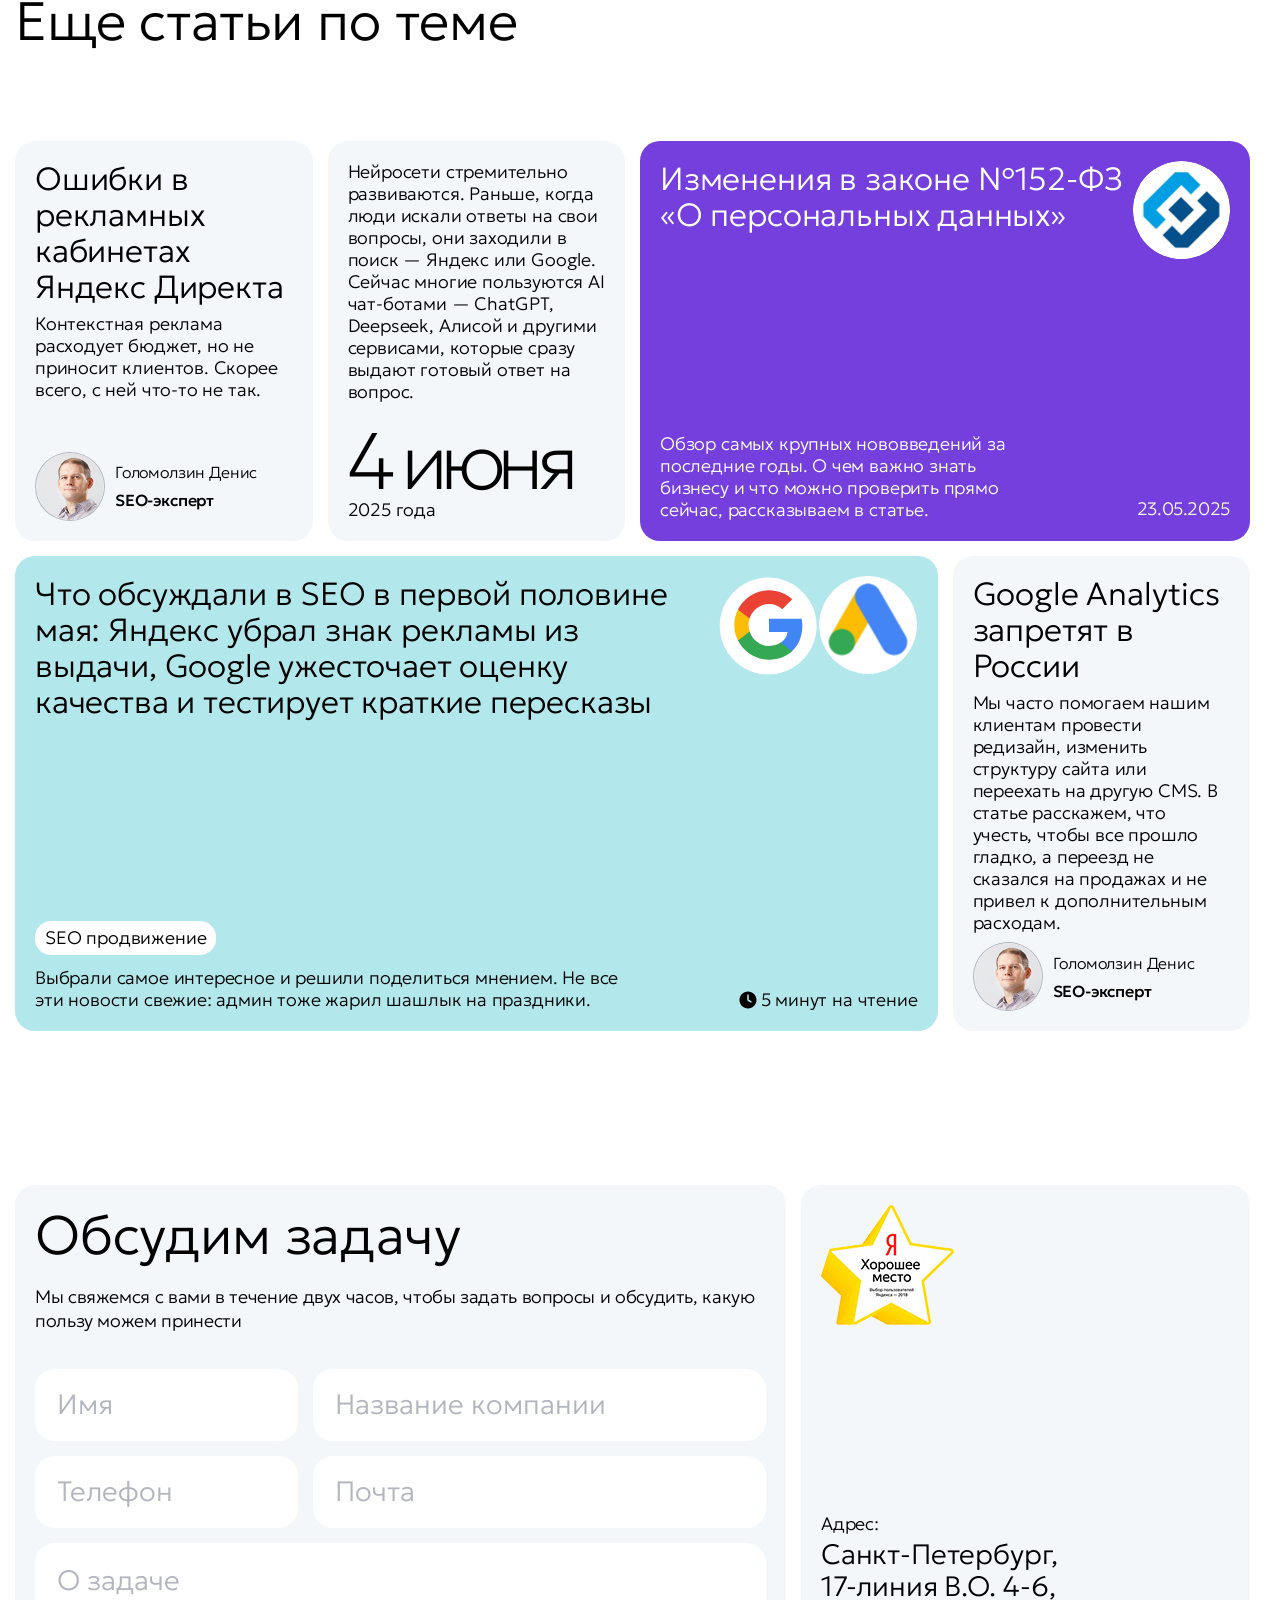
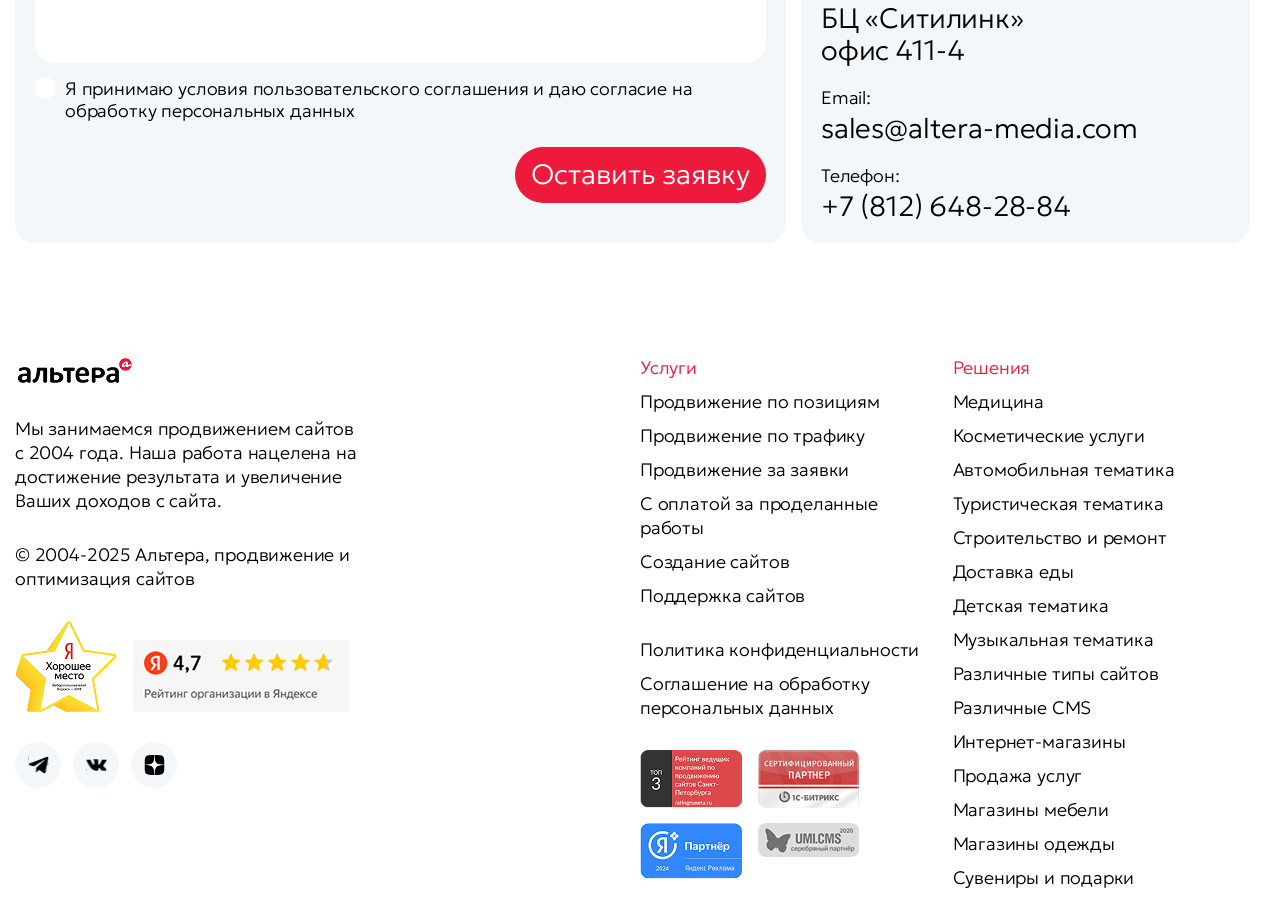
<file: article.html>
<!doctype html>
<html lang="ru">
	<head>
		<meta charset="UTF-8">
		<meta name="viewport" content="width=device-width, initial-scale=1.0">
		<title>Альтера | Блог</title>
		<meta name="robots" content="noindex" />
		<link rel="apple-touch-icon" sizes="180x180" href="./assets/images/fav/apple-touch-icon.png">
		<link rel="icon" type="image/png" sizes="32x32" href="./assets/images/fav/favicon-32x32.png">
		<link rel="icon" type="image/png" sizes="16x16" href="./assets/images/fav/favicon-16x16.png">
		<link rel="stylesheet" href="./assets/css/swiper-bundle.min.css">
		<link rel="stylesheet" href="./assets/css/fancybox.css">
		
		<link rel="stylesheet" href="./assets/css/main.css">
		<link rel="stylesheet" href="./assets/css/block-css/team.css">
		<link rel="stylesheet" href="./assets/css/block-css/form.css">
		<link rel="stylesheet" href="./assets/css/block-css/popup.css">
		<link rel="stylesheet" href="./assets/css/block-css/blog.css">
		<link rel="stylesheet" href="./assets/css/block-css/experience.css">
		<link rel="stylesheet" href="./assets/css/block-css/article.css">
	</head>
	<body>
		<header class="header">
			<div class="container">
				<div class="header__inner">
					<div class="header__nav">
						<a href="/" class="header__nav-logo"><img src="./assets/images/logo-header.svg" alt="Altera Logo" width="47" height="46"></a>
						<nav>
							<ul>
								<li><a href="#services">Услуги</a></li>
								<li><a href="#cases">Кейсы</a></li>
								<li><a href="#reviews">Отзывы</a></li>
								<li><a href="#tariffs">Тарифы</a></li>
								<li><a href="#work">Как работаем</a></li>
								<li><a href="#team">Команда</a></li>
								<li><a href="#">Статьи</a></li>
								<li><a href="#">Контакты</a></li>
							</ul>
						</nav>
					</div>
					<div class="header__socials socials">
						<a href="https://t.me/alteraagency" class="socials__icon"><img src="./assets/images/social-tg.svg" alt="tg"></a>
						<a href="#" class="socials__icon"><img src="./assets/images/social-whatsapp.svg" alt="whatsapp"></a>
						<a href="#form" class="btn">Обсудить проект</a>
					</div>
					<div class="header_burger" id="burger">
						<input type="checkbox" id="burger-checkbox" class="burger-checkbox">
						<label class="burger" for="burger-checkbox"></label>
					</div>
				</div>
			</div>
		</header>
		<main class="content">
			<section class="section container breadcrumbs">
				<div class="breadcrumbs__item">
					<a title="Альтера" href="/" class="home" data-fragment="breacrumb-home">
					<span property="name">Главная</span>
					</a>
					<meta property="position" content="1">
				</div>
				<div class="breadcrumbs__item">
					<a title="Альтера" href="/" class="home" data-fragment="breacrumb-home">
					<span property="name">Статьи</span>
					</a>
					<meta property="position" content="2">
				</div>
				<div class="breadcrumbs__item active">
					<span property="name">Карточки с врачами в Яндексе — простой способ конкурировать с агрегаторами в поисковой выдаче</span>
					<meta property="position" content="2">
				</div>
			</section>
			<section class="section container article">
				<div class="section__body">
					<div class="article__left">
						<h1 class="section__title">
							Карточки с врачами в Яндексе — простой способ конкурировать с агрегаторами в поисковой выдаче
						</h1>
						<div class="article__info">
							<div class="article__info-item article__info-reading">
								<svg width="18" height="18" viewBox="0 0 18 18" fill="none" xmlns="http://www.w3.org/2000/svg">
									<path fill-rule="evenodd" clip-rule="evenodd" d="M0.5 9C0.5 4.30558 4.30558 0.5 9 0.5C13.6944 0.5 17.5 4.30558 17.5 9C17.5 13.6944 13.6944 17.5 9 17.5C4.30558 17.5 0.5 13.6944 0.5 9ZM9.75 4C9.75 3.58579 9.41421 3.25 9 3.25C8.58579 3.25 8.25 3.58579 8.25 4V9C8.25 9.25859 8.38321 9.49895 8.6025 9.636L11.6025 11.511C11.9538 11.7305 12.4165 11.6238 12.636 11.2725C12.8555 10.9212 12.7488 10.4585 12.3975 10.239L9.75 8.58431V4Z" fill="black"></path>
								</svg>
								5 минут на чтение 
							</div>
							<div class="article__info-item article__info-views">
								<svg width="20" height="20" viewBox="0 0 20 20" fill="none" xmlns="http://www.w3.org/2000/svg">
									<path d="M10 8.12467C8.96451 8.12467 8.12504 8.96414 8.12504 9.99967C8.12504 11.0352 8.96451 11.8747 10 11.8747C11.0356 11.8747 11.875 11.0352 11.875 9.99967C11.875 8.96414 11.0356 8.12467 10 8.12467Z" fill="black"/>
									<path fill-rule="evenodd" clip-rule="evenodd" d="M10 4.58301C7.81856 4.58301 5.85671 5.45916 4.44305 6.54414C3.7353 7.08733 3.15457 7.69062 2.74712 8.27774C2.34742 8.85368 2.08337 9.45929 2.08337 9.99967C2.08337 10.5401 2.34742 11.1457 2.74712 11.7216C3.15457 12.3087 3.7353 12.912 4.44305 13.4552C5.85671 14.5402 7.81856 15.4163 10 15.4163C12.1815 15.4163 14.1434 14.5402 15.557 13.4552C16.2648 12.912 16.8455 12.3087 17.253 11.7216C17.6527 11.1457 17.9167 10.5401 17.9167 9.99967C17.9167 9.45929 17.6527 8.85368 17.253 8.27774C16.8455 7.69062 16.2648 7.08733 15.557 6.54414C14.1434 5.45916 12.1815 4.58301 10 4.58301ZM6.87504 9.99967C6.87504 8.27378 8.27415 6.87467 10 6.87467C11.7259 6.87467 13.125 8.27378 13.125 9.99967C13.125 11.7256 11.7259 13.1247 10 13.1247C8.27415 13.1247 6.87504 11.7256 6.87504 9.99967Z" fill="black"/>
								</svg>
								15</div>
							<div class="article__info-item article__info-date">
								15.01.2025
							</div>
							<div class="article__info-later">
								<button data-modal="reading" class="btn js-open-modal">Прочитать позже</button>
							</div>
						</div>
						<article class="article__body">
							<div class="article__img bg-white"><img src="./assets/images/blog/img-1.png" alt=""><p>Подпись к фотографии</p></div>
							<p>В прошлом году мы провели исследование, чтобы выяснить, какие шансы попасть в выдачу есть у сайтов медицинской тематики (основные выводы можно посмотреть здесь). И выяснили, что выдачу в Яндексе монополизировали агрегаторы и крупные медицинские сети: они чаще всего попадают на первые три позиции с самым высоким CTR и забирают себе большую часть трафика.</p>
							<p>Но все-таки способы конкурировать с агрегаторами есть. Один из самых простых — настроить карточки специалистов клиники в Яндексе.</p>
							<h2>В чем проблема с агрегаторами</h2>
							<p class="label-p" id="some_tag1">Хотя в исследовании мы говорили о конкуренции среди интернет-магазинов, с медицинскими услугами ситуация похожая. Нишу захватили агрегаторы медицинских услуг: например, ПроДокторов, ДокДок и НаПоправку и другие. Это крупные сайты, которые содержат информацию о множестве врачей и предоставляют возможность записаться к ним онлайн. Человеку удобно пользоваться агрегатором: можно выбирать между разными специалистами, сайтом удобно пользоваться, есть мобильные приложения и дополнительные услуги, например, онлайн-консультации.</p>
							<p>Агрегаторы тратят огромные ресурсы на развитие и маркетинг, поэтому лидируют в выдаче по большинству коммерческих запросов. Они работают так: заключают договор с клиникой и рекламируют на своей площадке ее врачей, предоставляют онлайн-запись к ним. Если пациент записался на прием в клинику, агрегатор получает от нее вознаграждение. Кажется, что от такого сотрудничества все должны выигрывать: клиникам достаются лиды, а агрегатору — деньги за привлечение. Но по факту все не совсем так.</p>
							<p>Главная проблема — из-за популярности агрегаторов стоимость привлечения пациента сильно выросла. Это значительно увеличивает затраты бизнеса: часть клиентов попросту не приходит на прием, а если и приходит, то стоимость их привлечения часто не отбивается первым визитом. Чтобы бороться с монополией агрегаторов, приходится искать способы обойти агрегаторы в выдаче. Один из них — настроить карточку врача в Яндексе.</p>
							<h2>Что такое карточки врачей и как они помогут конкурировать с агрегаторами в поисковой выдаче</h2>
							<p>Что это такое. Карточка врача — это блок с данными специалиста, который автоматически подгружается в выдачу Яндекса по запросу пользователя.</p>
							<p>Например, человек ищет нейрохирурга в Санкт-Петербурге или вбивает имя доктора. В первом экране Яндекс выдаст блок с популярными врачами или определенным специалистом со всей важной информацией:</p>
							<ul>
								<li>о специальности;</li>
								<li>стаже;</li>
								<li>образовании;</li>
								<li>отзывах;</li>
								<li>стоимости приема;</li>
								<li>месте работы.</li>
							</ul>
							<p>В карточку выводится кнопка записи: пользователь может записаться к врачу сразу из поиска.</p>
							<div class="article__img bg-white"><img src="./assets/images/blog/img-2.png" alt=""><p>Подпись к фотографии</p></div>
							<div class="article__img bg-blue"><img src="./assets/images/blog/img-3.png" alt=""><p>Подпись к фотографии</p></div>
							<p>Как именно ранжируются карточки и каких специалистов показывают первыми в своих подборках, точно неизвестно. Но, скорее всего, ключевые роли играет квалификация специалиста, цена приема и его рейтинг, который Яндекс формирует на основе отзывов со всех площадок.</p>
							<p><b>Как карточка помогает бороться с конкуренцией.</b> Сначала у многих клиник возникают опасения, что карточки работают на репутацию конкретного специалиста, а не самой клиники. А это риски для бизнеса. Но мы советуем все-таки настраивать их для своих специалистов и вот почему:</p>
							<ul>
								<li>Карточки отображаются в первом экране поиска. Это способ появиться в выдаче над агрегаторами и привести пользователей на свой сайт для записи на прием, не переплачивая за их привлечение.</li>
								<li>Те, кто не настраивает карточки, теряют клиентов, ведь их могут настроить сами агрегаторы и другие клиники, где врач тоже ведет прием. В первом случае придется платить за клиента агрегатору, а во втором — лид достанется конкурентам.</li>
							</ul>
							<p>Часто бывает так, что информацию об одном специалисте размещают и клиники, и агрегаторы. Тогда пользователь может выбрать, где ему удобнее записаться. Наш опыт показывает, что сайт клиники тоже появляется в этом списке над агрегаторами.</p>
							<div class="article__img bg-white"><img src="./assets/images/blog/img-4.png" alt=""><p>Подпись к фотографии</p></div>
							<h2>Как разместить карточку в Яндексе</h2>
							<p>Яндекс может автоматически добавлять карточки: когда поисковый робот индексирует страницы, он собирает данные о врачах и формирует блоки на их основе. Но это не очень надежный метод: когда именно Яндекс добавит карточку, неизвестно и управлять этим процессом нельзя.</p>
							<p>Лучше самостоятельно передавать в поиск информацию о специалистах. Это можно сделать двумя способами:</p>
							<ol>
								<li class="label-p" id="some_tag2">Сформировать <span data-id="metka-1"><b>фид в формате YML</b></span>. YML-фид — это код, поэтому понадобится веб-мастер. Фид связывает данные сайта и карточки: если на сайте поменялись данные врача, фид автоматически обновит информацию в карточке.</li>
								<li>Заполнить <b>XLSX-файл</b>. Это простой метод: на сайте Яндекс Справки есть шаблон с правилами его заполнения, специальные знания для этого не понадобятся. Но если данные о враче изменились, придется менять их в карточке вручную.</li>
							</ol>
							<p>Данные нужно загрузить в Яндекс.Вебмастер. Сервис проверит, что все правила соблюдены. Если выявит ошибки, то оставит указания исправить их. А если этого не сделать, не разместит фид. Все правила размещения указаны на сайте Яндекс Справки.</p>
							<h2>Как мы настраиваем карточки врачей в Альтере</h2>
							<p>Хотя все выглядит довольно просто, у Яндекса есть множество правил, с которыми придется разбираться.</p>
							<p>Например, мы настраивали карточки для партнерского сайта сети медицинских центров НМИЦ Онкологии им. Н.Н. Петрова. Для этого разработчики сформировали YML-фид, чтобы клиенту не пришлось каждый раз искать веб-мастера, если данные о врачах обновятся.</p>
							<p>Вот с какими проблемами мы столкнулись:</p>
							<ul>
								<li>Иногда фид могут разместить с ошибкой, если она незначительная. Но Яндекс все равно попросит ее исправить. Например, специальность врача нужно указывать в точной форме: список разрешенных вариантов есть в файле-шаблоне на странице Справки. Если записать ее по-другому, Яндекс выдаст ошибку.</li>
								<li>Мы тоже столкнулись с этим, когда размещали фид. Но не придали этому значения, поскольку он прошел модерацию и работал. Тогда Яндекс стал присылать письма на общий email, а техспециалисты — звонить в колл-центр. Это немного испортило статистику, и теперь мы все сразу делаем по правилам.</li>
								<li>Иногда получается так, что весь фид исправили, но ошибка не исчезает. Тогда можно удалить его из Вебмастера и сразу добавить обратно. Это никак не повлияет на выдачу, но заставит Яндекс проверить фид более внимательно.</li>
								<li>Если в фиде что-то изменилось, в выдаче изменения отобразятся не сразу, а только в течение 1–2 недель после успешной модерации.</li>
							</ul>
							<p>Мы выгрузили данные о 72 специалистах и добавили цены приема в карточку врача на сайте, чтобы пользователю было удобно выбирать. С помощью UTM-меток разметили наши ссылки в YML-файле, чтобы замерить целевой трафик в Метрике.</p>
							<div class="article__img bg-white"><img src="./assets/images/blog/img-5.png" alt=""><p>Подпись к фотографии</p></div>
						</article>
					</div>
					<div class="article__right sidebar">
						<div class="article__top">
							<aside>
							</aside>
							<div class="article__block articles__author bg-blue">
								<div class="sidebar-title">
									Рецензент статьи
								</div>
								<p>Управляющий партнер компании "Альтера". В прошлом - оптимизатор, ведущий специалист SEO-команды, руководитель отдела продвижения, консультант-евангелист компании.</p>
								<div class="author">
									<img src="./assets/images/team-3.png" alt="">
									<div class="author__info">
										<div class="author__name">Голомолзин Денис</div>
										<div class="author__post">SEO-эксперт</div>
									</div>
								</div>
							</div>
						</div>
						<div class="article__block absolute-block" data-name="some_tag1">
							<a href="#">Агрегатор</a> – это онлайн-сервис или платформа, которая собирает, обрабатывает и предоставляет информацию из различных источников в удобном для пользователя формате.
						</div>
						<div class="article__block absolute-block" data-name="some_tag2">
							<a href="#">YML-фид</a> — это документ в формате YML, в котором хранится информация о всех ваших товарах на сайте. В отличие от XLS-шаблона, с его помощью не получится заводить новые позиции, зато фид поможет автоматизировать обновление остатков и цен.
						</div>
						<div class="article__bottom">
							<div class="article__block">
								<a class="article__link-big"href="#">Гайд для анализа конкурентов</a>
								<p>Мы собрали и упаковали в один документ полезные сервисы, которые сами используем в клиентских проектах.</p>
							</div>
							<div class="article__block bg-blue">
								<p>Чтобы бороться с агрегаторами и конкурентами в поиске, только карточек недостаточно. Для этого понадобятся и другие способы: продвижение по менее конкурентным запросам, поиск конкурентных преимуществ, доработки сайта. Достичь хороших результатов поможет только комплексное продвижение. Обратитесь к нам: Альтера — SEO-эксперт с опытом более 20 лет, поэтому мы справимся даже со сложными задачами.</p>
								<div class="author">
									<img src="./assets/images/team-3.png" alt="">
									<div class="author__info">
										<div class="author__name">Голомолзин Денис</div>
										<div class="author__post">SEO-эксперт</div>
									</div>
								</div>
							</div>
							<div class="article__block review">
								<div class="sidebar-title">
									Отзыв клиента
								</div>
								<div class="sidebar-text big-text">
									Результатами довольны. Сейчас клиника получает из карточек от 5 до 30 визитов в день. Это горячие посетители, которых мы получили в обход агрегаторов.
								</div>
								<div class="sidebar-text small-text">
									Руководитель web-группы НМИЦ онкологии им. Н.Н. Петрова Минздрава России
								</div>
							</div>
							<div class="article__block review bg-gradient-half">
								<div class="sidebar-title">
									Поделиться
								</div>
								<div class="sidebar-text big-text">
									Возможно, статья окажется полезной для ваших друзей и коллег.
								</div>
								<div class="share">
									<a href="#"><img src="./assets/images/social/social-fb.svg" alt=""></a>
									<a href="#"><img src="./assets/images/social/social-whatsapp.svg" alt=""></a>
									<a href="#"><img src="./assets/images/social/social-tg.svg" alt=""></a>
									<a href="#"><img src="./assets/images/social/social-ok.svg" alt=""></a>
									<a href="#"><img src="./assets/images/social/social-vk.svg" alt=""></a>
								</div>
							</div>
						</div>
					</div>
				</div>
			</section>

			<section class="section container blog">
				<div class="section__title">
					Еще статьи по теме
				</div>
				<section class="section__body">
					<div class="blog__list experience__list">
						<div class="experience__item">
							<div class="experience__item-title">Ошибки в рекламных кабинетах Яндекс Директа</div>
							<div class="experience__item-subtitle">Контекстная реклама расходует бюджет, но не приносит клиентов. Скорее всего, с ней что-то не так.</div>
							<div class="experience__item-description">
								<div class="author">
									<img src="./assets/images/team-3.png" alt="">
									<div class="author__info">
										<div class="author__name">Голомолзин Денис</div>
										<div class="author__post">SEO-эксперт</div>
									</div>
								</div>
							</div>
						</div>
						<div class="experience__item">
							<div class="experience__item-subtitle">Нейросети стремительно развиваются. Раньше, когда люди искали ответы на свои вопросы, они заходили в поиск — Яндекс или Google. Сейчас многие пользуются AI чат-ботами — ChatGPT, Deepseek, Алисой и другими сервисами, которые сразу выдают готовый ответ на вопрос.</div>
							<div class="experience__item-description">
								<div class="number">
									4 июня
								</div>
								<div class="text">
									2025 года
								</div>
							</div>
						</div>
						<div class="experience__item long bg-violet-simple">
							<div class="experience__item-title">
								<div class="title">
									Изменения в законе №152-ФЗ «О персональных данных»
								</div>
								<div class="icons">
									<div class="icons__item"><img src="./assets/images/svg/icon-fz.svg"></div>
								</div>
							</div>
							<div class="experience__item-description flex">
								<div class="text">
									Обзор самых крупных нововведений за последние годы. О чем важно знать бизнесу и что можно проверить прямо сейчас, рассказываем в статье.
								</div>
								<div class="date">
									23.05.2025
								</div>
							</div>
						</div>
						<div class="experience__item extralong bg-blue">
							<div class="experience__item-title">
								<div class="title">
									Что обсуждали в SEO в первой половине мая: Яндекс убрал знак рекламы из выдачи, Google ужесточает оценку качества и тестирует краткие пересказы
								</div>
								<div class="icons">
									<div class="icons__item"><img src="./assets/images/svg/hero__google-big.svg"></div>
									<div class="icons__item"><img src="./assets/images/svg/hero__icon3-big.svg"></div>
								</div>
							</div>
							<div class="experience__bottom">
								<div class="tags">
									<ul>
										<li>SEO продвижение</li>
									</ul>
								</div>
								<div class="experience__item-description flex">
									<div class="text">
										Выбрали самое интересное и решили поделиться мнением. Не все эти новости свежие: админ тоже жарил шашлык на праздники.
									</div>
									<div class="time">
										<svg width="18" height="18" viewBox="0 0 18 18" fill="none" xmlns="http://www.w3.org/2000/svg">
											<path fill-rule="evenodd" clip-rule="evenodd" d="M0.5 9C0.5 4.30558 4.30558 0.5 9 0.5C13.6944 0.5 17.5 4.30558 17.5 9C17.5 13.6944 13.6944 17.5 9 17.5C4.30558 17.5 0.5 13.6944 0.5 9ZM9.75 4C9.75 3.58579 9.41421 3.25 9 3.25C8.58579 3.25 8.25 3.58579 8.25 4V9C8.25 9.25859 8.38321 9.49895 8.6025 9.636L11.6025 11.511C11.9538 11.7305 12.4165 11.6238 12.636 11.2725C12.8555 10.9212 12.7488 10.4585 12.3975 10.239L9.75 8.58431V4Z" fill="black"></path>
										</svg>
										5 минут на чтение 
									</div>
								</div>
							</div>
						</div>
						<div class="experience__item">
							<div class="experience__item-title">Google Analytics запретят в России</div>
							<div class="experience__item-subtitle">Мы часто помогаем нашим клиентам провести редизайн, изменить структуру сайта или переехать на другую CMS. В статье расскажем, что учесть, чтобы все прошло гладко, а переезд не сказался на продажах и не привел к дополнительным расходам.</div>
							<div class="experience__item-description">
								<div class="author">
									<img src="./assets/images/team-3.png" alt="">
									<div class="author__info">
										<div class="author__name">Голомолзин Денис</div>
										<div class="author__post">SEO-эксперт</div>
									</div>
								</div>
							</div>
						</div>
					</div>
				</section>
			</section>
			<section class="section container contacts" id="form">
				<div class="section__body">
					<div class="contacts__form multicolor__block">
						<div class="section__title">
							Обсудим задачу
						</div>
						<div class="section__extra">
							Мы свяжемся с вами в течение двух часов, чтобы задать вопросы и обсудить, какую пользу можем принести
						</div>
						<div class="fields">
							<div class="form-field fields__item">
								<input type="text" placeholder="Имя" name="username">
							</div>
							<div class="form-field cfields__item">
								<input type="text" placeholder="Название компании" name="usercompany">
							</div>
							<div class="form-field fields__item">
								<input type="text" placeholder="Телефон" name="userphone" autocomplete="tel">
							</div>
							<div class="form-field fields__item">
								<input type="text" placeholder="Почта" name="useremail">
							</div>
							<div class="form-field fields__item full">
								<textarea placeholder="О задаче" name="usercomment"></textarea>
							</div>
							<div class="form-field fields__item full">
								<input type="checkbox" id="usercheckbox">
								<label for="usercheckbox">Я принимаю условия пользовательского соглашения и даю согласие на обработку персональных данных</label>
							</div>
							<div class="form-field full form-bottom">
								<div class="error">
									<span class="error-text">Поле не может быть пустым</span>
								</div>
								<button class="btn">Оставить заявку</button>
							</div>
						</div>
					</div>
					<div class="contacts__info multicolor__block">
						<img width="133" height="120" src="./assets/images/yandex_star.png" alt="Яндекс">
						<div class="contacts__list">
							<div class="contacts__block">
								<div class="contacts__block-title">
									Адрес:
								</div>
								<div class="contacts__block-value">
									Санкт-Петербург, <br>17-линия В.О. 4-6, <br>БЦ «Ситилинк» <br>офис 411-4
								</div>
							</div>
							<div class="contacts__block">
								<div class="contacts__block-title">
									Email:
								</div>
								<div class="contacts__block-value">
									<a href="mailto:sales@altera-media.com">sales@altera-media.com</a>
								</div>
							</div>
							<div class="contacts__block">
								<div class="contacts__block-title">
									Телефон:
								</div>
								<div class="contacts__block-value">
									<a href="tel:+78126482884">+7 (812) 648-28-84</a>
								</div>
							</div>
						</div>
					</div>
				</div>
			</section>
		</main>
		<footer class="footer section container">
			<div class="footer__body">
				<div class="footer__info">
					<div class="footer__info-logo">
						<a href="/"><img src="./assets/images/logo.png" alt="logo"></a>
					</div>
					<div class="footer__info-description">
						Мы занимаемся продвижением сайтов с 2004 года. Наша работа нацелена на достижение результата и увеличение Ваших доходов с сайта.
					</div>
					<div class="footer__info-copyright">
						© 2004-2025 Альтера, продвижение и оптимизация сайтов
					</div>
					<div class="footer__info-badge">
						<img src="./assets/images/badge-gooplace.png" alt="gooplace">
						<img src="./assets/images/badge-yandexrating.png" alt="yandexrating">
					</div>
					<div class="footer__info-social socials">
						<a href="https://t.me/alteraagency" class="socials__icon"><img src="./assets/images/social-tg.svg" alt="tg"></a>
						<a href="https://vk.com/altera_media" class="socials__icon"><img src="./assets/images/social-vk.svg" alt="whatsapp"></a>
						<a href="#" class="socials__icon"><img src="./assets/images/social-dzen.svg" alt="dzen"></a>
					</div>
				</div>
				<div class="footer__menu">
					<div class="footer__column">
						<div class="footer__menu-title">Услуги</div>
						<ul>
							<li><a href="#">Продвижение по позициям</a></li>
							<li><a href="#">Продвижение по трафику</a></li>
							<li><a href="#">Продвижение за заявки</a></li>
							<li><a href="#">С оплатой за проделанные работы</a></li>
							<li><a href="#">Создание сайтов</a></li>
							<li><a href="#">Поддержка сайтов</a></li>
						</ul>
						<ul>
							<li><a href="#">Политика конфиденциальности</a></li>
							<li><a href="#">Соглашение на обработку персональных данных</a></li>
						</ul>
						<div class="footer__partners">
							<a href="#" target="_blank"><img src="./assets/images/partners-1.png" alt=""></a>
							<a href="#" target="_blank"><img src="./assets/images/partners-2.png" alt=""></a>
							<a href="#" target="_blank"><img src="./assets/images/partners-3.png" alt=""></a>
							<a href="#" target="_blank"><img src="./assets/images/partners-4.png" alt=""></a>
						</div>
					</div>
					<div class="footer__column">
						<div class="footer__menu-title">Решения</div>
						<ul>
							<li><a href="#">Медицина
							<li><a href="#">Косметические услуги</a></li>
							<li><a href="#">Автомобильная тематика</a></li>
							<li><a href="#">Туристическая тематика</a></li>
							<li><a href="#">Строительство и ремонт</a></li>
							<li><a href="#">Доставка еды</a></li>
							<li><a href="#">Детская тематика</a></li>
							<li><a href="#">Музыкальная тематика</a></li>
							<li><a href="#">Различные типы сайтов</a></li>
							<li><a href="#">Различные CMS</a></li>
							<li><a href="#">Интернет-магазины</a></li>
							<li><a href="#">Продажа услуг</a></li>
							<li><a href="#">Магазины мебели</a></li>
							<li><a href="#">Магазины одежды</a></li>
							<li><a href="#">Сувениры и подарки</a></li>
						</ul>
					</div>
				</div>
			</div>
		</footer>
		
		<div class="mobile-menu">
			<div class="mobile-menu__inner">
				<ul>
					<li><a href="#services">Услуги</a></li>
					<li><a href="#cases">Кейсы</a></li>
					<li><a href="#reviews">Отзывы</a></li>
					<li><a href="#tariffs">Тарифы</a></li>
					<li><a href="#work">Как работаем</a></li>
					<li><a href="#team">Команда</a></li>
					<li><a href="#">Статьи</a></li>
					<li><a href="#">Контакты</a></li>
				</ul>
			</div>
			<div class="mobile-menu__social socials">
				<a href="https://t.me/alteraagency" class="socials__icon"><img src="./assets/images/social-tg.svg" alt="tg"></a>
				<a href="#" class="socials__icon"><img src="./assets/images/social-whatsapp.svg" alt="whatsapp"></a>
				<a href="#" class="socials__icon"><img src="./assets/images/social-dzen.svg" alt="dzen"></a>
			</div>
		</div>
		
		<div class="popup" id="popup-reading" data-modal="reading">
			<div class="popup__inner">
				<div class="popup__reading">
					<div class="popup__title">
						Прочитать позже
					</div>
					<div class="fields">
						<div class="form-field fields__item">
							<input type="text" placeholder="Почта" name="useremail">
						</div>
						<div class="form-field fields__item">
							<button class="btn">Отправить на почту</button>
						</div>
						<div class="form-field fields__item full">
							<input type="checkbox" id="usercheckbox-2">
							<label for="usercheckbox-2">Я принимаю условия пользовательского соглашения и даю согласие на обработку персональных данных</label>
							<div class="error">
								<span class="error-text">Поле не может быть пустым</span>
							</div>
						</div>
					</div>
				</div>
				<div class="close">
					<svg width="10" height="10" viewBox="0 0 10 10" fill="none" xmlns="http://www.w3.org/2000/svg">
						<path d="M1.28033 0.21967C0.987437 -0.0732233 0.512563 -0.0732233 0.21967 0.21967C-0.0732233 0.512563 -0.0732233 0.987437 0.21967 1.28033L3.93934 5L0.21967 8.71967C-0.0732233 9.01256 -0.0732233 9.48744 0.21967 9.78033C0.512563 10.0732 0.987437 10.0732 1.28033 9.78033L5 6.06066L8.71967 9.78033C9.01256 10.0732 9.48744 10.0732 9.78033 9.78033C10.0732 9.48744 10.0732 9.01256 9.78033 8.71967L6.06066 5L9.78033 1.28033C10.0732 0.987437 10.0732 0.512563 9.78033 0.21967C9.48744 -0.0732233 9.01256 -0.0732233 8.71967 0.21967L5 3.93934L1.28033 0.21967Z" fill="black"/>
					</svg>
				</div>
			</div>
		</div>
		
		<div class="overlay"></div>
		<script src="./assets/js/fancybox.umd.js"></script>
		<script src="./assets/js/swiper-bundle.min.js"></script>
		<script src="./assets/js/inputmask.min.js"></script>
		<script src="./assets/js/modal.js"></script>
		<script src="./assets/js/main.js"></script>
		<script src="./assets/js/headtitle.js"></script>
	</body>
</html>
</file>
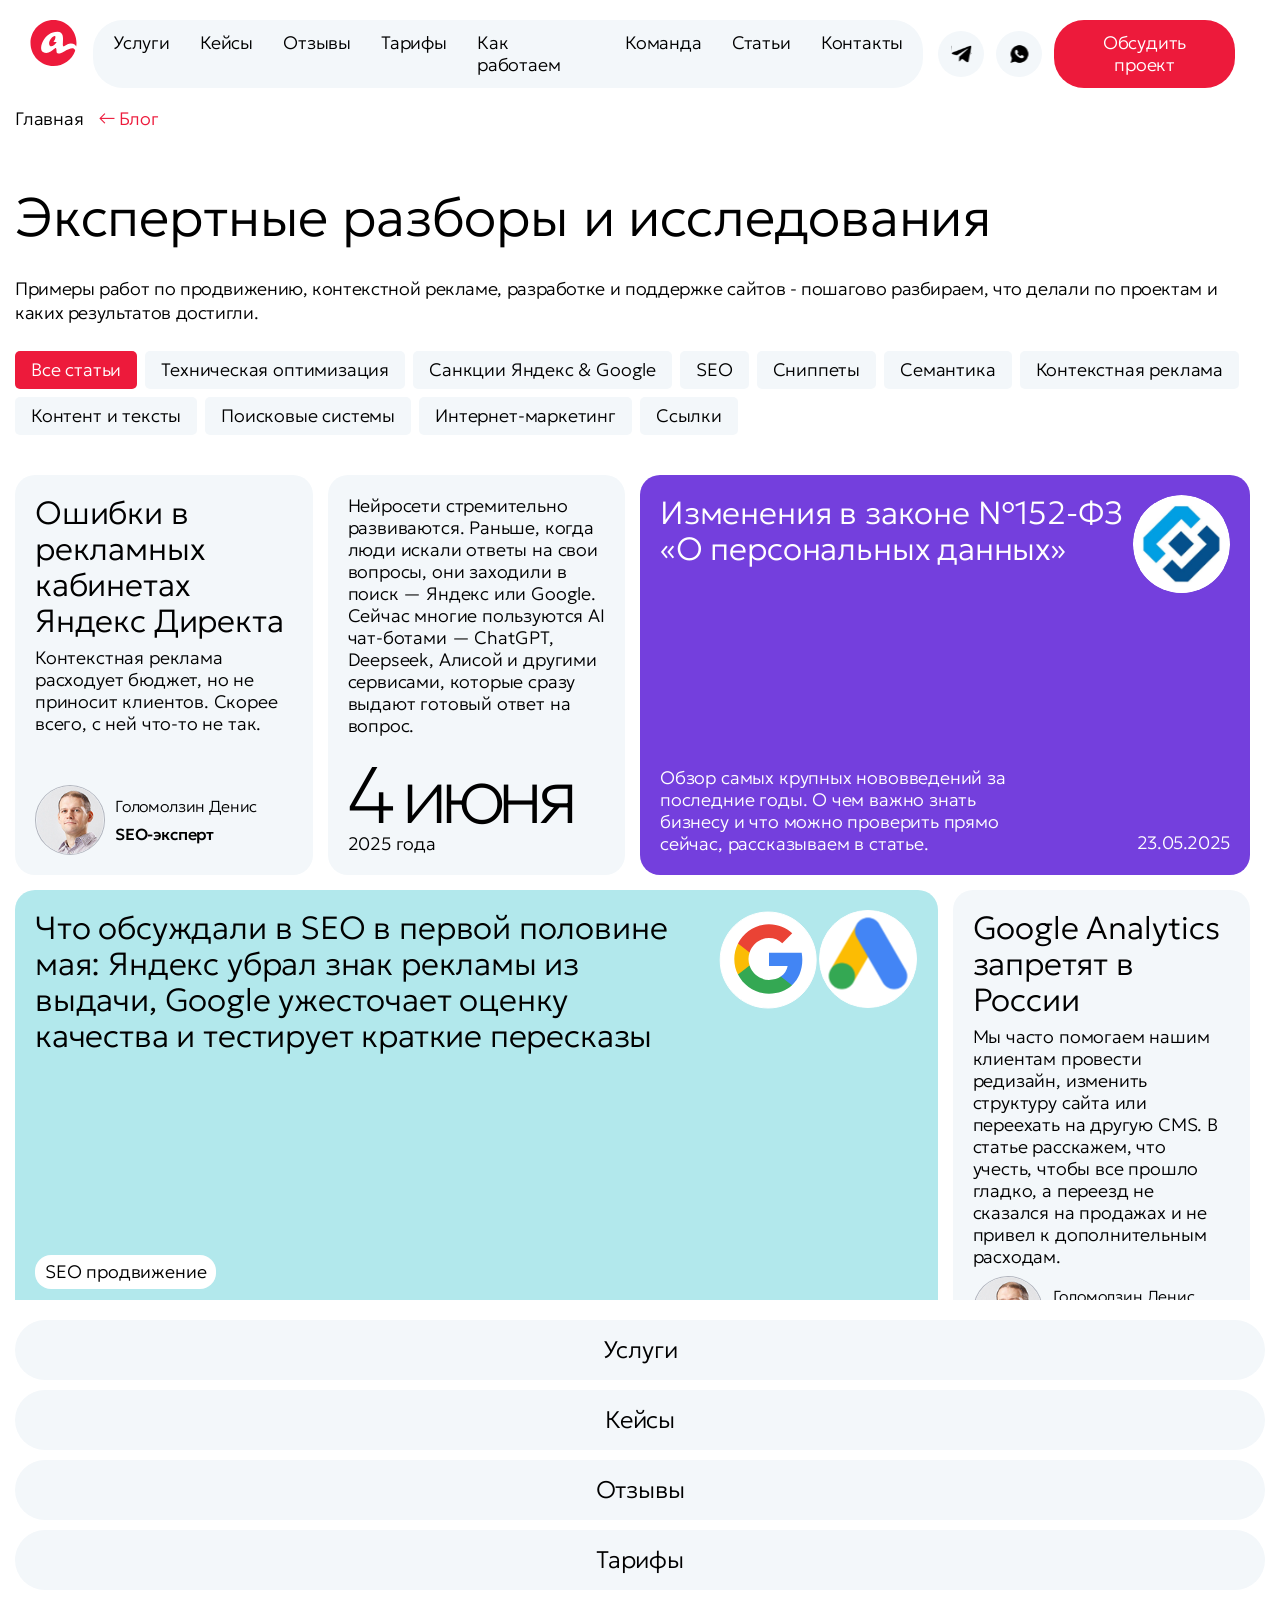
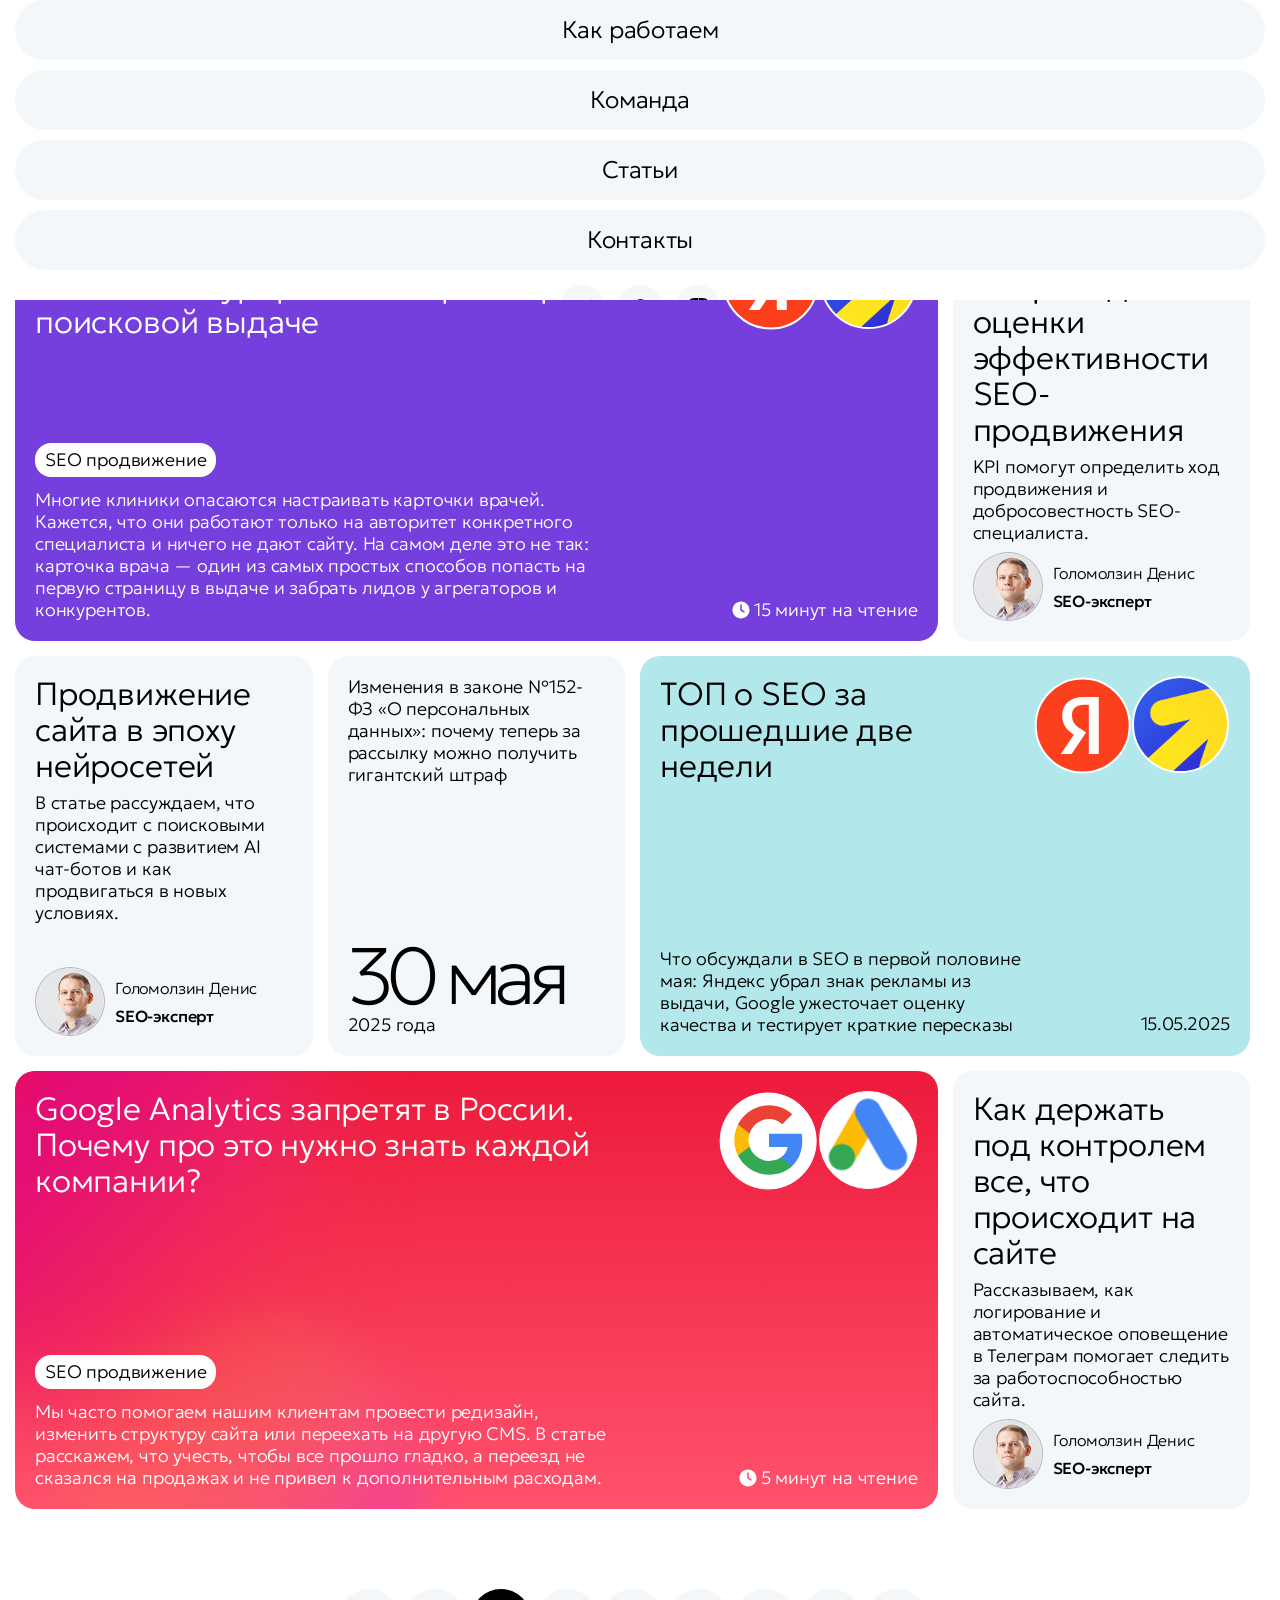
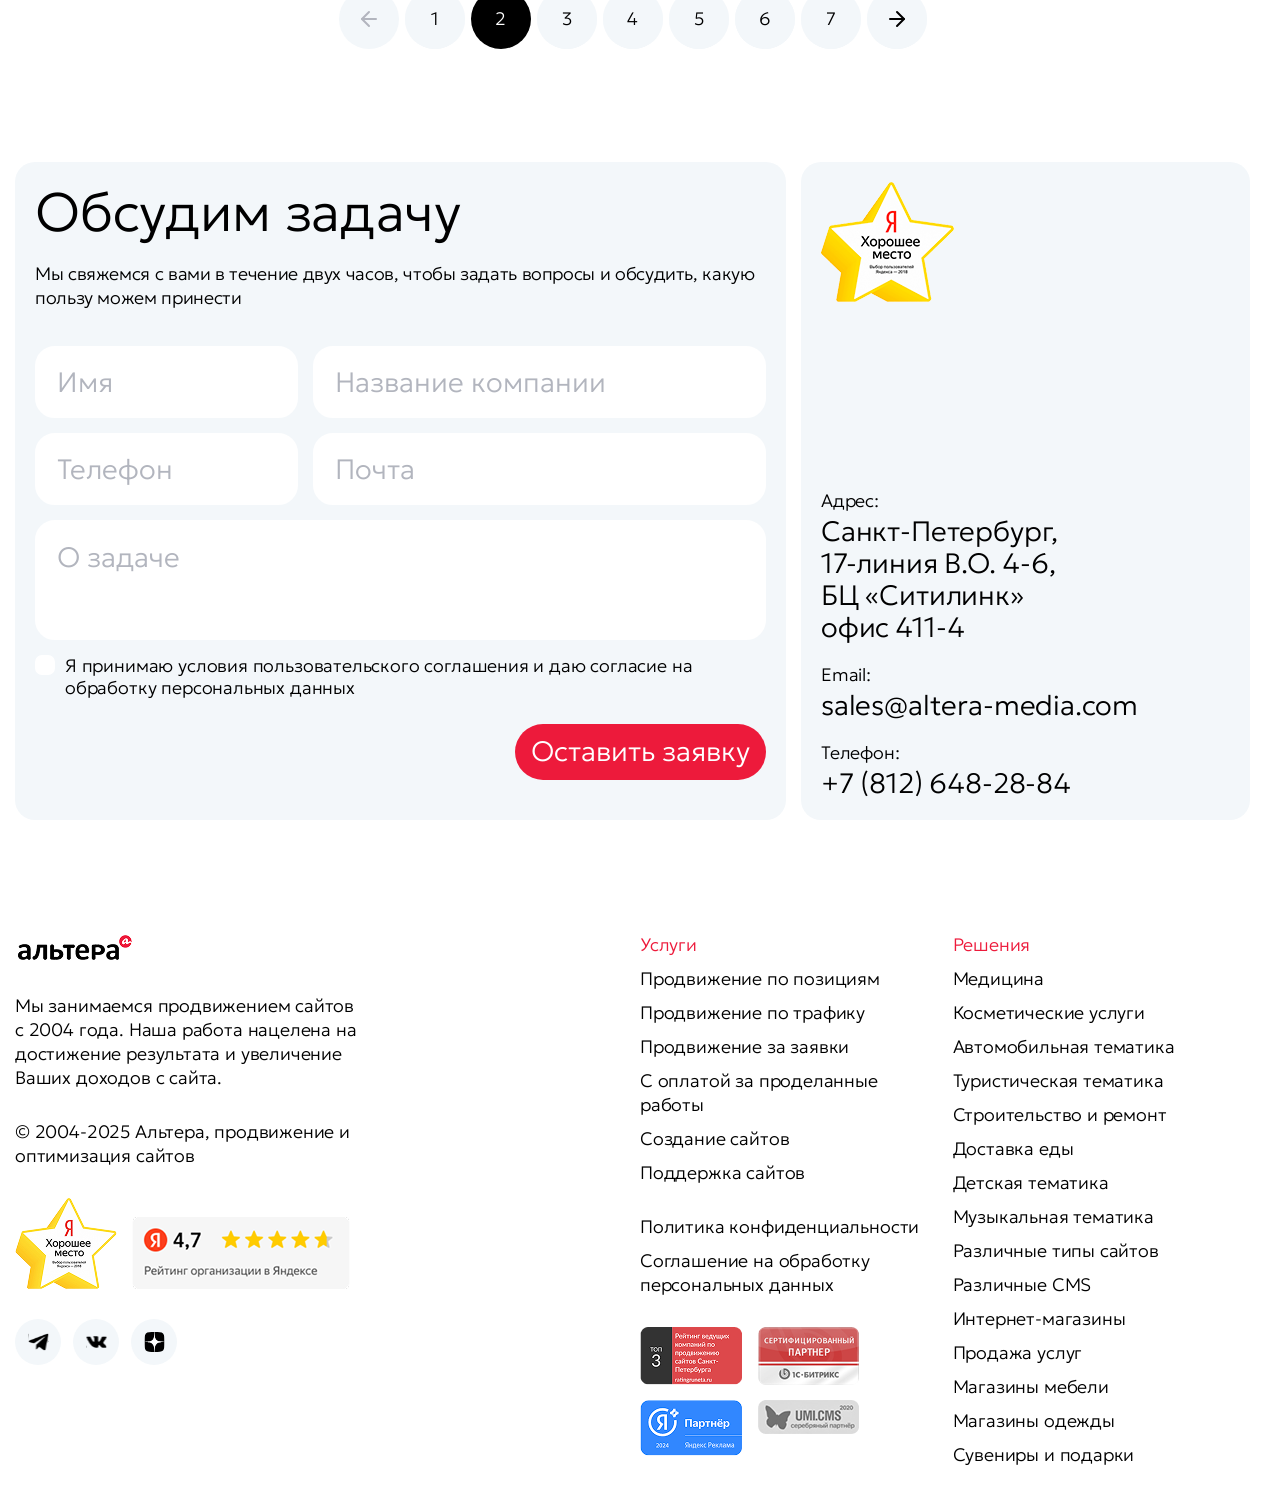
<file: blog.html>
<!doctype html>
<html lang="ru">
	<head>
		<meta charset="UTF-8">
		<meta name="viewport" content="width=device-width, initial-scale=1.0">
		<title>Альтера | Блог</title>
		<meta name="robots" content="noindex" />
		<link rel="apple-touch-icon" sizes="180x180" href="./assets/images/fav/apple-touch-icon.png">
		<link rel="icon" type="image/png" sizes="32x32" href="./assets/images/fav/favicon-32x32.png">
		<link rel="icon" type="image/png" sizes="16x16" href="./assets/images/fav/favicon-16x16.png">
		<link rel="stylesheet" href="./assets/css/swiper-bundle.min.css">
		<link rel="stylesheet" href="./assets/css/fancybox.css">
		
		<link rel="stylesheet" href="./assets/css/main.css">
		<link rel="stylesheet" href="./assets/css/block-css/team.css">
		<link rel="stylesheet" href="./assets/css/block-css/form.css">
		<link rel="stylesheet" href="./assets/css/block-css/popup.css">
		<link rel="stylesheet" href="./assets/css/block-css/blog.css">
		<link rel="stylesheet" href="./assets/css/block-css/experience.css">
		<link rel="stylesheet" href="./assets/css/block-css/pagination.css">
	</head>
	<body>
		<header class="header">
			<div class="container">
				<div class="header__inner">
					<div class="header__nav">
						<a href="/" class="header__nav-logo"><img src="./assets/images/logo-header.svg" alt="Altera Logo" width="47" height="46"></a>
						<nav>
							<ul>
								<li><a href="#services">Услуги</a></li>
								<li><a href="#cases">Кейсы</a></li>
								<li><a href="#reviews">Отзывы</a></li>
								<li><a href="#tariffs">Тарифы</a></li>
								<li><a href="#work">Как работаем</a></li>
								<li><a href="#team">Команда</a></li>
								<li><a href="#">Статьи</a></li>
								<li><a href="#">Контакты</a></li>
							</ul>
						</nav>
					</div>
					<div class="header__socials socials">
						<a href="https://t.me/alteraagency" class="socials__icon"><img src="./assets/images/social-tg.svg" alt="tg"></a>
						<a href="#" class="socials__icon"><img src="./assets/images/social-whatsapp.svg" alt="whatsapp"></a>
						<a href="#form" class="btn">Обсудить проект</a>
					</div>
					<div class="header_burger" id="burger">
						<input type="checkbox" id="burger-checkbox" class="burger-checkbox">
						<label class="burger" for="burger-checkbox"></label>
					</div>
				</div>
			</div>
		</header>
		<main class="content">
			<section class="section container breadcrumbs">
				<div class="breadcrumbs__item">
					<a title="Перейти к Компания «Фут Контейнер»." href="/" class="home" data-fragment="breacrumb-home">
					<span property="name">Главная</span>
					</a>
					<meta property="position" content="1">
				</div>
				<div class="breadcrumbs__item active">
					<span property="name">Блог</span>
					<meta property="position" content="2">
				</div>
			</section>
			<section class="section container blog">
				<div class="section__title">
					Экспертные разборы и исследования
				</div>
				<div class="section__extra">
					Примеры работ по продвижению, контекстной рекламе, разработке и поддержке сайтов - пошагово разбираем, что делали по проектам и каких результатов достигли. 
				</div>
				<div class="blog__tags">
					<ul>
						<li class="active">Все статьи</li>
						<li>Техническая оптимизация</li>
						<li>Санкции Яндекс & Google</li>
						<li>SEO</li>
						<li>Сниппеты</li>
						<li>Семантика</li>
						<li>Контекстная реклама</li>
						<li>Контент и тексты</li>
						<li>Поисковые системы</li>
						<li>Интернет-маркетинг</li>
						<li>Ссылки</li>
					</ul>
				</div>
				<div class="blog__list experience__list">
					<div class="experience__item">
						<div class="experience__item-title">Ошибки в рекламных кабинетах Яндекс Директа</div>
						<div class="experience__item-subtitle">Контекстная реклама расходует бюджет, но не приносит клиентов. Скорее всего, с ней что-то не так.</div>
						<div class="experience__item-description">
							<div class="author">
								<img src="./assets/images/team-3.png" alt="">
								<div class="author__info">
									<div class="author__name">Голомолзин Денис</div>
									<div class="author__post">SEO-эксперт</div>
								</div>
							</div>
						</div>
					</div>
					<div class="experience__item">
						<div class="experience__item-subtitle">Нейросети стремительно развиваются. Раньше, когда люди искали ответы на свои вопросы, они заходили в поиск — Яндекс или Google. Сейчас многие пользуются AI чат-ботами — ChatGPT, Deepseek, Алисой и другими сервисами, которые сразу выдают готовый ответ на вопрос.</div>
						<div class="experience__item-description">
							<div class="number">
								4 июня
							</div>
							<div class="text">
								2025 года
							</div>
						</div>
					</div>
					<div class="experience__item long bg-violet-simple">
						<div class="experience__item-title">
							<div class="title">
								Изменения в законе №152-ФЗ «О персональных данных»
							</div>
							<div class="icons">
								<div class="icons__item"><img src="./assets/images/svg/icon-fz.svg"></div>
							</div>
						</div>
						<div class="experience__item-description flex">
							<div class="text">
								Обзор самых крупных нововведений за последние годы. О чем важно знать бизнесу и что можно проверить прямо сейчас, рассказываем в статье.
							</div>
							<div class="date">
								23.05.2025
							</div>
						</div>
					</div>
					<div class="experience__item extralong bg-blue">
						<div class="experience__item-title">
							<div class="title">
								Что обсуждали в SEO в первой половине мая: Яндекс убрал знак рекламы из выдачи, Google ужесточает оценку качества и тестирует краткие пересказы
							</div>
							<div class="icons">
								<div class="icons__item"><img src="./assets/images/svg/hero__google-big.svg"></div>
								<div class="icons__item"><img src="./assets/images/svg/hero__icon3-big.svg"></div>
							</div>
						</div>
						<div class="experience__bottom">
							<div class="tags">
								<ul>
									<li>SEO продвижение</li>
								</ul>
							</div>
							<div class="experience__item-description flex">
								<div class="text">
									Выбрали самое интересное и решили поделиться мнением. Не все эти новости свежие: админ тоже жарил шашлык на праздники.
								</div>
								<div class="time">
									<svg width="18" height="18" viewBox="0 0 18 18" fill="none" xmlns="http://www.w3.org/2000/svg">
										<path fill-rule="evenodd" clip-rule="evenodd" d="M0.5 9C0.5 4.30558 4.30558 0.5 9 0.5C13.6944 0.5 17.5 4.30558 17.5 9C17.5 13.6944 13.6944 17.5 9 17.5C4.30558 17.5 0.5 13.6944 0.5 9ZM9.75 4C9.75 3.58579 9.41421 3.25 9 3.25C8.58579 3.25 8.25 3.58579 8.25 4V9C8.25 9.25859 8.38321 9.49895 8.6025 9.636L11.6025 11.511C11.9538 11.7305 12.4165 11.6238 12.636 11.2725C12.8555 10.9212 12.7488 10.4585 12.3975 10.239L9.75 8.58431V4Z" fill="black"></path>
									</svg>
									5 минут на чтение 
								</div>
							</div>
						</div>
					</div>
					<div class="experience__item">
						<div class="experience__item-title">Google Analytics запретят в России</div>
						<div class="experience__item-subtitle">Мы часто помогаем нашим клиентам провести редизайн, изменить структуру сайта или переехать на другую CMS. В статье расскажем, что учесть, чтобы все прошло гладко, а переезд не сказался на продажах и не привел к дополнительным расходам.</div>
						<div class="experience__item-description">
							<div class="author">
								<img src="./assets/images/team-3.png" alt="">
								<div class="author__info">
									<div class="author__name">Голомолзин Денис</div>
									<div class="author__post">SEO-эксперт</div>
								</div>
							</div>
						</div>
					</div>
					
					<div class="experience__item">
						<div class="experience__item-title">Учет времени в Альтере</div>
						<div class="experience__item-subtitle">В сфере профессиональных услуг самая распространенная модель оплаты — за часы, потраченные на проект или задачу. Так часто оплачивают разработку, SEO и другие услуги — например, работу юристов и бухгалтеров.</div>
						<div class="experience__item-description">
							<div class="author">
								<img src="./assets/images/team-3.png" alt="">
								<div class="author__info">
									<div class="author__name">Голомолзин Денис</div>
									<div class="author__post">SEO-эксперт</div>
								</div>
							</div>
						</div>
					</div>
					<div class="experience__item">
						<div class="experience__item-subtitle">Мы часто помогаем нашим клиентам провести редизайн, изменить структуру сайта или переехать на другую CMS. В статье расскажем, что учесть, чтобы все прошло гладко, а переезд не сказался на продажах и не привел к дополнительным расходам.</div>
						<div class="experience__item-description">
							<div class="number">
								6 марта
							</div>
							<div class="text">
								2025 года
							</div>
						</div>
					</div>
					<div class="experience__item long bg-gradient">
						<div class="experience__item-title">
							<div class="title">
								Требования к сайту медицинской организации в 2025 году
							</div>
							<div class="icons">
								<div class="icons__item"><img src="./assets/images/svg/icon-gerb.svg"></div>
							</div>
						</div>
						<div class="experience__item-description flex">
							<div class="text">
								Каждой медицинской организации необходимо соблюдать требования закона к наполнению и содержанию своего сайта. В статье рассказываем, какую информацию нужно добавить и на что обратить внимание, чтобы ничего не нарушить.
							</div>
							<div class="date">
								 05.02.2025
							</div>
						</div>
					</div>
					<div class="experience__item extralong bg-violet-simple">
						<div class="experience__item-title">
							<div class="title">
								Карточки с врачами в Яндексе — простой способ конкурировать с агрегаторами в поисковой выдаче
							</div>
							<div class="icons">
								<div class="icons__item"><img src="./assets/images/svg/hero__yandex-big.svg"></div>
								<div class="icons__item"><img src="./assets/images/svg/hero__icon4-big.svg"></div>
							</div>
						</div>
						<div class="experience__bottom">
							<div class="tags">
								<ul>
									<li>SEO продвижение</li>
								</ul>
							</div>
							<div class="experience__item-description flex">
								<div class="text">
									Многие клиники опасаются настраивать карточки врачей. Кажется, что они работают только на авторитет конкретного специалиста и ничего не дают сайту. На самом деле это не так: карточка врача — один из самых простых способов попасть на первую страницу в выдаче и забрать лидов у агрегаторов и конкурентов.
								</div>
								<div class="time">
									<svg width="18" height="18" viewBox="0 0 18 18" fill="none" xmlns="http://www.w3.org/2000/svg">
										<path fill-rule="evenodd" clip-rule="evenodd" d="M0.5 9C0.5 4.30558 4.30558 0.5 9 0.5C13.6944 0.5 17.5 4.30558 17.5 9C17.5 13.6944 13.6944 17.5 9 17.5C4.30558 17.5 0.5 13.6944 0.5 9ZM9.75 4C9.75 3.58579 9.41421 3.25 9 3.25C8.58579 3.25 8.25 3.58579 8.25 4V9C8.25 9.25859 8.38321 9.49895 8.6025 9.636L11.6025 11.511C11.9538 11.7305 12.4165 11.6238 12.636 11.2725C12.8555 10.9212 12.7488 10.4585 12.3975 10.239L9.75 8.58431V4Z" fill="black"></path>
									</svg>
									15 минут на чтение 
								</div>
							</div>
						</div>
					</div>
					<div class="experience__item">
						<div class="experience__item-title">Какие KPI выбрать для оценки эффективности SEO-продвижения</div>
						<div class="experience__item-subtitle">KPI помогут определить ход продвижения и добросовестность SEO-специалиста. </div>
						<div class="experience__item-description">
							<div class="author">
								<img src="./assets/images/team-3.png" alt="">
								<div class="author__info">
									<div class="author__name">Голомолзин Денис</div>
									<div class="author__post">SEO-эксперт</div>
								</div>
							</div>
						</div>
					</div>
					
					<div class="experience__item">
						<div class="experience__item-title">Продвижение сайта в эпоху нейросетей</div>
						<div class="experience__item-subtitle">В статье рассуждаем, что происходит с поисковыми системами с развитием AI чат-ботов и как продвигаться в новых условиях.</div>
						<div class="experience__item-description">
							<div class="author">
								<img src="./assets/images/team-3.png" alt="">
								<div class="author__info">
									<div class="author__name">Голомолзин Денис</div>
									<div class="author__post">SEO-эксперт</div>
								</div>
							</div>
						</div>
					</div>
					<div class="experience__item">
						<div class="experience__item-subtitle">Изменения в законе №152-ФЗ «О персональных данных»: почему теперь за рассылку можно получить гигантский штраф</div>
						<div class="experience__item-description">
							<div class="number">
								30 мая
							</div>
							<div class="text">
								2025 года
							</div>
						</div>
					</div>
					<div class="experience__item long bg-blue">
						<div class="experience__item-title">
							<div class="title">
								ТОП о SEO за прошедшие две недели
							</div>
							<div class="icons">
								<div class="icons__item"><img src="./assets/images/svg/hero__yandex-big.svg"></div>
								<div class="icons__item"><img src="./assets/images/svg/hero__icon4-big.svg"></div>
							</div>
						</div>
						<div class="experience__item-description flex">
							<div class="text">
								Что обсуждали в SEO в первой половине мая: Яндекс убрал знак рекламы из выдачи, Google ужесточает оценку качества и тестирует краткие пересказы
							</div>
							<div class="date">
								15.05.2025
							</div>
						</div>
					</div>
					<div class="experience__item extralong bg-gradient">
						<div class="experience__item-title">
							<div class="title">
								Google Analytics запретят в России. Почему про это нужно знать каждой компании?
							</div>
							<div class="icons">
								<div class="icons__item"><img src="./assets/images/svg/hero__google-big.svg"></div>
								<div class="icons__item"><img src="./assets/images/svg/hero__icon3-big.svg"></div>
							</div>
						</div>
						<div class="experience__bottom">
							<div class="tags">
								<ul>
									<li>SEO продвижение</li>
								</ul>
							</div>
							<div class="experience__item-description flex">
								<div class="text">
									Мы часто помогаем нашим клиентам провести редизайн, изменить структуру сайта или переехать на другую CMS. В статье расскажем, что учесть, чтобы все прошло гладко, а переезд не сказался на продажах и не привел к дополнительным расходам.
								</div>
								<div class="time">
									<svg width="18" height="18" viewBox="0 0 18 18" fill="none" xmlns="http://www.w3.org/2000/svg">
										<path fill-rule="evenodd" clip-rule="evenodd" d="M0.5 9C0.5 4.30558 4.30558 0.5 9 0.5C13.6944 0.5 17.5 4.30558 17.5 9C17.5 13.6944 13.6944 17.5 9 17.5C4.30558 17.5 0.5 13.6944 0.5 9ZM9.75 4C9.75 3.58579 9.41421 3.25 9 3.25C8.58579 3.25 8.25 3.58579 8.25 4V9C8.25 9.25859 8.38321 9.49895 8.6025 9.636L11.6025 11.511C11.9538 11.7305 12.4165 11.6238 12.636 11.2725C12.8555 10.9212 12.7488 10.4585 12.3975 10.239L9.75 8.58431V4Z" fill="black"></path>
									</svg>
									5 минут на чтение 
								</div>
							</div>
						</div>
					</div>
					<div class="experience__item">
						<div class="experience__item-title">Как держать под контролем все, что происходит на сайте</div>
						<div class="experience__item-subtitle">Рассказываем, как логирование и автоматическое оповещение в Телеграм помогает следить за работоспособностью сайта.</div>
						<div class="experience__item-description">
							<div class="author">
								<img src="./assets/images/team-3.png" alt="">
								<div class="author__info">
									<div class="author__name">Голомолзин Денис</div>
									<div class="author__post">SEO-эксперт</div>
								</div>
							</div>
						</div>
					</div>
				</div>
				<div class="pagination">
					<ul>
						<li class="disabled">
							<svg width="24" height="24" viewBox="0 0 24 24" fill="none" xmlns="http://www.w3.org/2000/svg">
								<path d="M19 12H5" stroke="black" stroke-width="2" stroke-linecap="round" stroke-linejoin="round"/>
								<path d="M12 5L5 12L12 19" stroke="black" stroke-width="2" stroke-linecap="round" stroke-linejoin="round"/>
							</svg>
						</li>
						<li><a href="#">1</a></li>
						<li class="active">2</li>
						<li><a href="#">3</a></li>
						<li class="hidden-mobile"><a href="#">4</a></li>
						<li class="hidden-mobile"><a href="#">5</a></li>
						<li class="hidden-mobile"><a href="#">6</a></li>
						<li class="hidden-mobile"><a href="#">7</a></li>
						<li>
							<a href="#">
								<svg width="24" height="24" viewBox="0 0 24 24" fill="none" xmlns="http://www.w3.org/2000/svg">
									<path d="M5 12H19" stroke="black" stroke-width="2" stroke-linecap="round" stroke-linejoin="round" />
									<path d="M12 5L19 12L12 19" stroke="black" stroke-width="2" stroke-linecap="round" stroke-linejoin="round"/>
								</svg>
							</a>
						</li>
					</ul>
				</div>
			</section>
			<section class="section container contacts" id="form">
				<div class="section__body">
					<div class="contacts__form multicolor__block">
						<div class="section__title">
							Обсудим задачу
						</div>
						<div class="section__extra">
							Мы свяжемся с вами в течение двух часов, чтобы задать вопросы и обсудить, какую пользу можем принести
						</div>
						<div class="fields">
							<div class="form-field fields__item">
								<input type="text" placeholder="Имя" name="username">
							</div>
							<div class="form-field cfields__item">
								<input type="text" placeholder="Название компании" name="usercompany">
							</div>
							<div class="form-field fields__item">
								<input type="text" placeholder="Телефон" name="userphone" autocomplete="tel">
							</div>
							<div class="form-field fields__item">
								<input type="text" placeholder="Почта" name="useremail">
							</div>
							<div class="form-field fields__item full">
								<textarea placeholder="О задаче" name="usercomment"></textarea>
							</div>
							<div class="form-field fields__item full">
								<input type="checkbox" id="usercheckbox">
								<label for="usercheckbox">Я принимаю условия пользовательского соглашения и даю согласие на обработку персональных данных</label>
							</div>
							<div class="form-field full form-bottom">
								<div class="error">
									<span class="error-text">Поле не может быть пустым</span>
								</div>
								<button class="btn">Оставить заявку</button>
							</div>
						</div>
					</div>
					<div class="contacts__info multicolor__block">
						<img width="133" height="120" src="./assets/images/yandex_star.png" alt="Яндекс">
						<div class="contacts__list">
							<div class="contacts__block">
								<div class="contacts__block-title">
									Адрес:
								</div>
								<div class="contacts__block-value">
									Санкт-Петербург, <br>17-линия В.О. 4-6, <br>БЦ «Ситилинк» <br>офис 411-4
								</div>
							</div>
							<div class="contacts__block">
								<div class="contacts__block-title">
									Email:
								</div>
								<div class="contacts__block-value">
									<a href="mailto:sales@altera-media.com">sales@altera-media.com</a>
								</div>
							</div>
							<div class="contacts__block">
								<div class="contacts__block-title">
									Телефон:
								</div>
								<div class="contacts__block-value">
									<a href="tel:+78126482884">+7 (812) 648-28-84</a>
								</div>
							</div>
						</div>
					</div>
				</div>
			</section>
		</main>
		<footer class="footer section container">
			<div class="footer__body">
				<div class="footer__info">
					<div class="footer__info-logo">
						<a href="/"><img src="./assets/images/logo.png" alt="logo"></a>
					</div>
					<div class="footer__info-description">
						Мы занимаемся продвижением сайтов с 2004 года. Наша работа нацелена на достижение результата и увеличение Ваших доходов с сайта.
					</div>
					<div class="footer__info-copyright">
						© 2004-2025 Альтера, продвижение и оптимизация сайтов
					</div>
					<div class="footer__info-badge">
						<img src="./assets/images/badge-gooplace.png" alt="gooplace">
						<img src="./assets/images/badge-yandexrating.png" alt="yandexrating">
					</div>
					<div class="footer__info-social socials">
						<a href="https://t.me/alteraagency" class="socials__icon"><img src="./assets/images/social-tg.svg" alt="tg"></a>
						<a href="https://vk.com/altera_media" class="socials__icon"><img src="./assets/images/social-vk.svg" alt="whatsapp"></a>
						<a href="#" class="socials__icon"><img src="./assets/images/social-dzen.svg" alt="dzen"></a>
					</div>
				</div>
				<div class="footer__menu">
					<div class="footer__column">
						<div class="footer__menu-title">Услуги</div>
						<ul>
							<li><a href="#">Продвижение по позициям</a></li>
							<li><a href="#">Продвижение по трафику</a></li>
							<li><a href="#">Продвижение за заявки</a></li>
							<li><a href="#">С оплатой за проделанные работы</a></li>
							<li><a href="#">Создание сайтов</a></li>
							<li><a href="#">Поддержка сайтов</a></li>
						</ul>
						<ul>
							<li><a href="#">Политика конфиденциальности</a></li>
							<li><a href="#">Соглашение на обработку персональных данных</a></li>
						</ul>
						<div class="footer__partners">
							<a href="#" target="_blank"><img src="./assets/images/partners-1.png" alt=""></a>
							<a href="#" target="_blank"><img src="./assets/images/partners-2.png" alt=""></a>
							<a href="#" target="_blank"><img src="./assets/images/partners-3.png" alt=""></a>
							<a href="#" target="_blank"><img src="./assets/images/partners-4.png" alt=""></a>
						</div>
					</div>
					<div class="footer__column">
						<div class="footer__menu-title">Решения</div>
						<ul>
							<li><a href="#">Медицина
							<li><a href="#">Косметические услуги</a></li>
							<li><a href="#">Автомобильная тематика</a></li>
							<li><a href="#">Туристическая тематика</a></li>
							<li><a href="#">Строительство и ремонт</a></li>
							<li><a href="#">Доставка еды</a></li>
							<li><a href="#">Детская тематика</a></li>
							<li><a href="#">Музыкальная тематика</a></li>
							<li><a href="#">Различные типы сайтов</a></li>
							<li><a href="#">Различные CMS</a></li>
							<li><a href="#">Интернет-магазины</a></li>
							<li><a href="#">Продажа услуг</a></li>
							<li><a href="#">Магазины мебели</a></li>
							<li><a href="#">Магазины одежды</a></li>
							<li><a href="#">Сувениры и подарки</a></li>
						</ul>
					</div>
				</div>
			</div>
		</footer>
		
		<div class="mobile-menu">
			<div class="mobile-menu__inner">
				<ul>
					<li><a href="#services">Услуги</a></li>
					<li><a href="#cases">Кейсы</a></li>
					<li><a href="#reviews">Отзывы</a></li>
					<li><a href="#tariffs">Тарифы</a></li>
					<li><a href="#work">Как работаем</a></li>
					<li><a href="#team">Команда</a></li>
					<li><a href="#">Статьи</a></li>
					<li><a href="#">Контакты</a></li>
				</ul>
			</div>
			<div class="mobile-menu__social socials">
				<a href="https://t.me/alteraagency" class="socials__icon"><img src="./assets/images/social-tg.svg" alt="tg"></a>
				<a href="#" class="socials__icon"><img src="./assets/images/social-whatsapp.svg" alt="whatsapp"></a>
				<a href="#" class="socials__icon"><img src="./assets/images/social-dzen.svg" alt="dzen"></a>
			</div>
		</div>
		
		<div class="popup" id="popup-review" data-modal="reviews">
			<div class="popup__inner">
				<div class="popup__review">
					<div class="popup__review-img">
						<img src="./assets/images/review-full.png" alt="Отзыв" width="450" height="586">
					</div>
					<div class="popup__review-content">
						<p>Мы очень довольны работой с командой Альтеры. Они проявили себя как профессионалы своего дела. Открытая коммуникация позволила нам легко обмениваться идеями и получать обратную связь. Они слышат наши потребности и учитывают все пожелания, не срывают договоренности.</p>
						<p>Менеджеры всегда были готовы ответить на вопросы и предупредить о возможных нюансах, это предотвратило неожиданные проблемы. Команда не только качественно разработала сайт, но и предложила услуги по его ЗЕО-продвижению и контекстной рекламе, что стало для нас большим плюсом.</p>
						<p>Мы уверены, что нашли надёжного подрядчика, с которым планируем продолжать плодотворное сотрудничество в будущем. Рекомендуем всем, кто ищет ответственных и опытных специалистов!</p>
						
						<div class="popup__review-company">
							Феникс-спецодежда
						</div>
					</div>
				</div>
				<div class="close">
					<svg width="10" height="10" viewBox="0 0 10 10" fill="none" xmlns="http://www.w3.org/2000/svg">
						<path d="M1.28033 0.21967C0.987437 -0.0732233 0.512563 -0.0732233 0.21967 0.21967C-0.0732233 0.512563 -0.0732233 0.987437 0.21967 1.28033L3.93934 5L0.21967 8.71967C-0.0732233 9.01256 -0.0732233 9.48744 0.21967 9.78033C0.512563 10.0732 0.987437 10.0732 1.28033 9.78033L5 6.06066L8.71967 9.78033C9.01256 10.0732 9.48744 10.0732 9.78033 9.78033C10.0732 9.48744 10.0732 9.01256 9.78033 8.71967L6.06066 5L9.78033 1.28033C10.0732 0.987437 10.0732 0.512563 9.78033 0.21967C9.48744 -0.0732233 9.01256 -0.0732233 8.71967 0.21967L5 3.93934L1.28033 0.21967Z" fill="black"/>
					</svg>
				</div>
			</div>
		</div>
		
		<div class="overlay"></div>
		<script src="./assets/js/fancybox.umd.js"></script>
		<script src="./assets/js/swiper-bundle.min.js"></script>
		<script src="./assets/js/inputmask.min.js"></script>
		<script src="./assets/js/modal.js"></script>
		<script src="./assets/js/main.js"></script>
	</body>
</html>
</file>
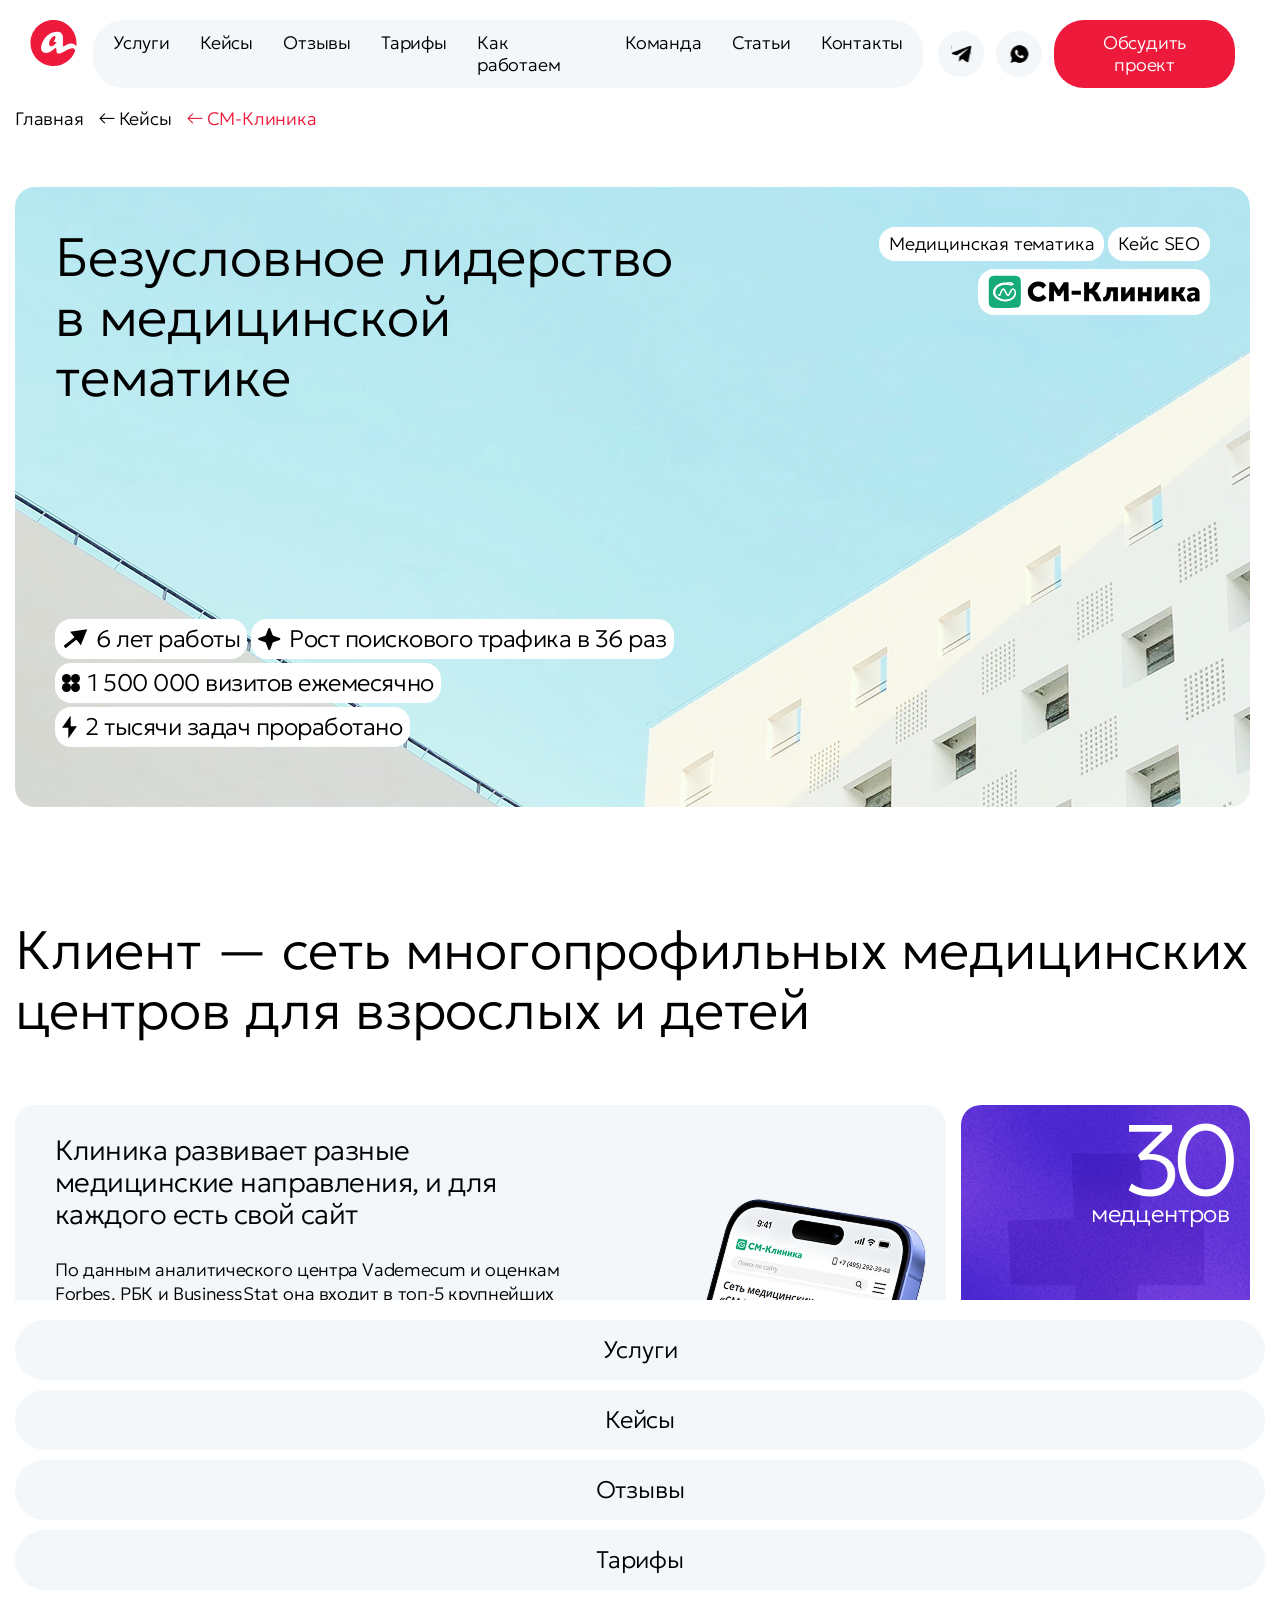
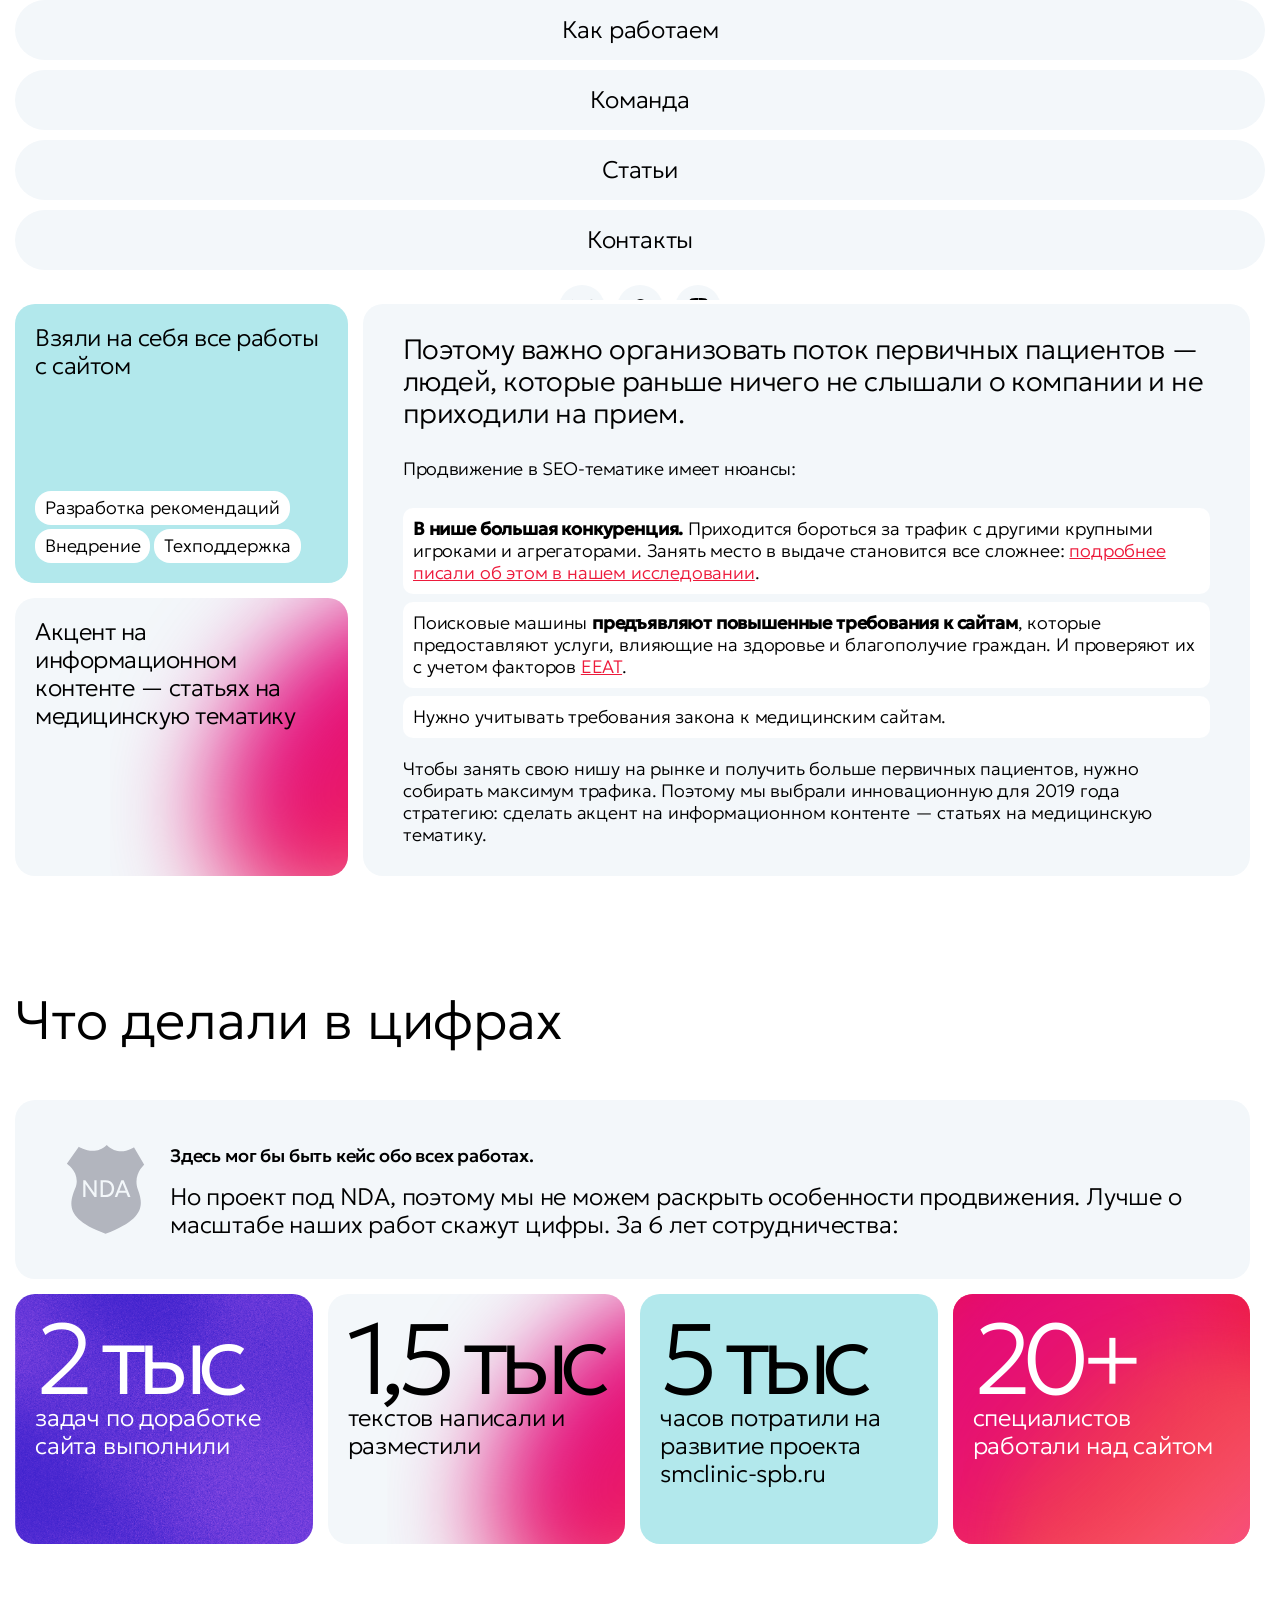
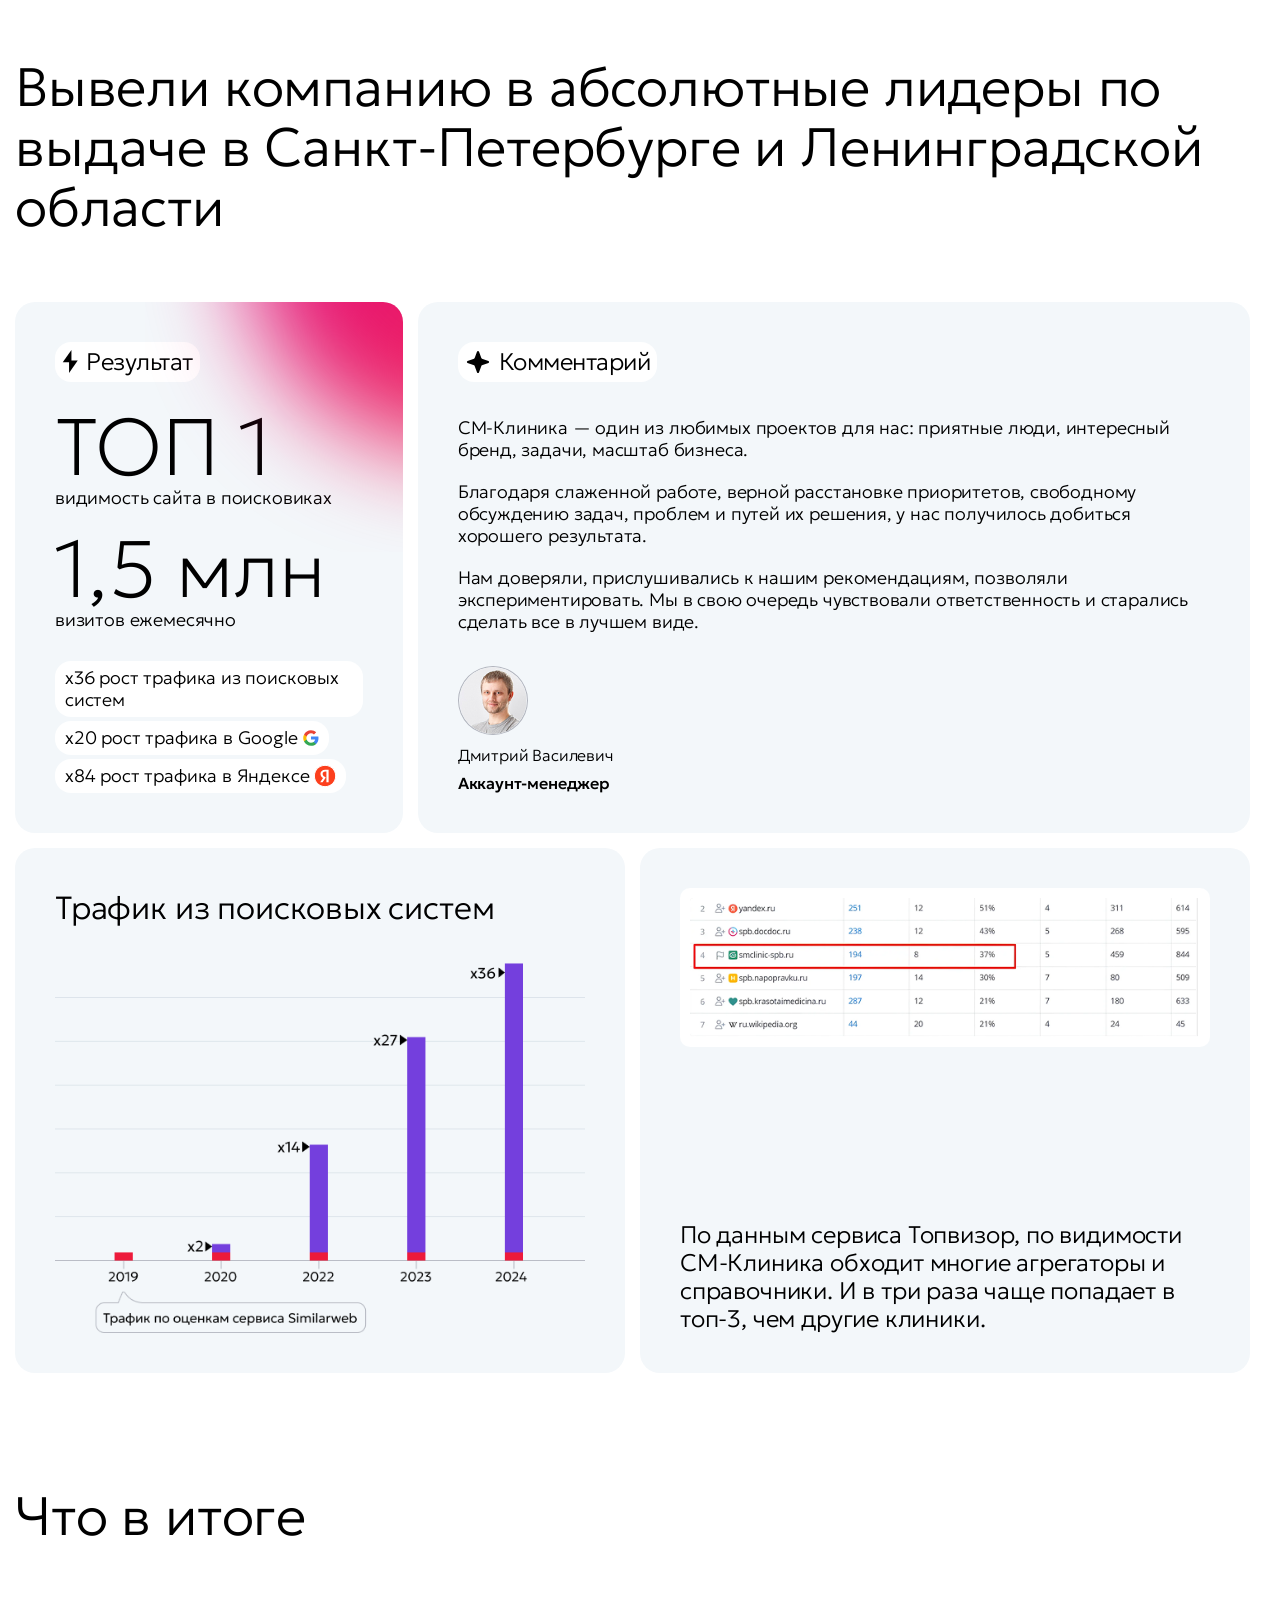
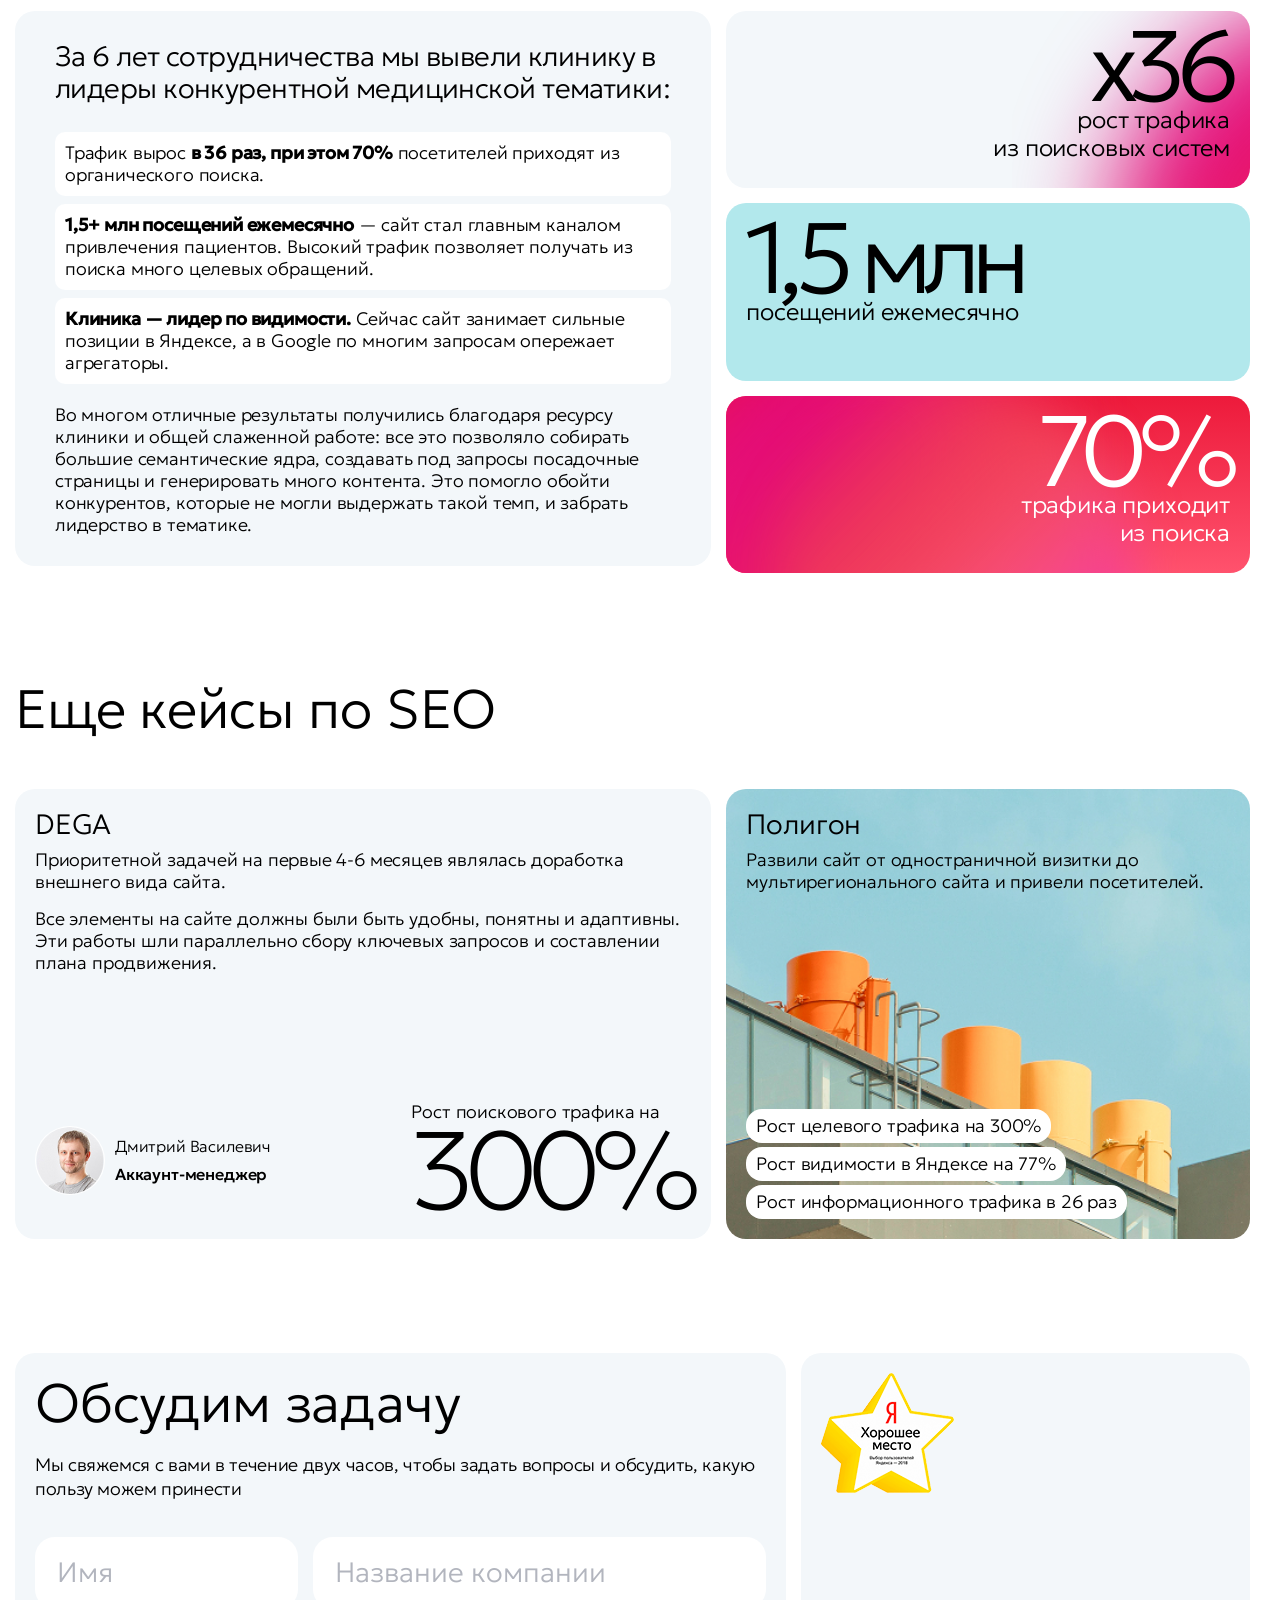
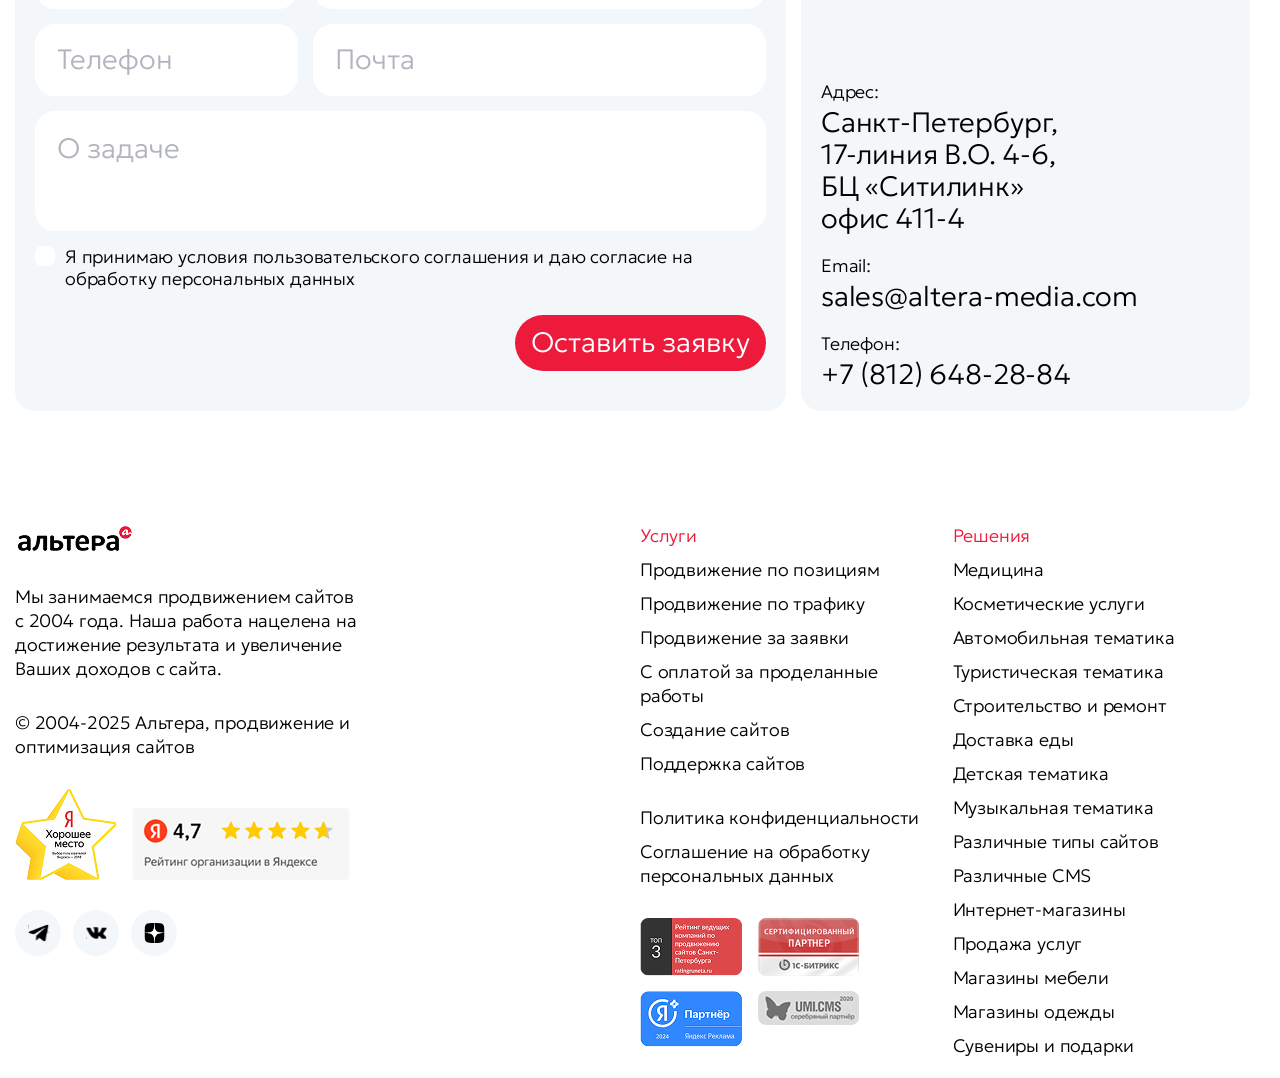
<file: case.html>
<!doctype html>
<html lang="ru">
	<head>
		<meta charset="UTF-8">
		<meta name="viewport" content="width=device-width, initial-scale=1.0">
		<title>Альтера | Кейс</title>
		<meta name="robots" content="noindex" />
		<link rel="apple-touch-icon" sizes="180x180" href="./assets/images/fav/apple-touch-icon.png">
		<link rel="icon" type="image/png" sizes="32x32" href="./assets/images/fav/favicon-32x32.png">
		<link rel="icon" type="image/png" sizes="16x16" href="./assets/images/fav/favicon-16x16.png">
		<link rel="stylesheet" href="./assets/css/swiper-bundle.min.css">
		<link rel="stylesheet" href="./assets/css/fancybox.css">
		
		<link rel="stylesheet" href="./assets/css/main.css">
		
		<link rel="stylesheet" href="./assets/css/block-css/hero.css">
		<link rel="stylesheet" href="./assets/css/block-css/cases.css">
		<link rel="stylesheet" href="./assets/css/block-css/case.css">
		<link rel="stylesheet" href="./assets/css/block-css/form.css">
		<link rel="stylesheet" href="./assets/css/block-css/popup.css">
		
	</head>
	<body>
		<header class="header">
			<div class="container">
				<div class="header__inner">
					<div class="header__nav">
						<a href="/" class="header__nav-logo"><img src="./assets/images/logo-header.svg" alt="Altera Logo" width="47" height="46"></a>
						<nav>
							<ul>
								<li><a href="#services">Услуги</a></li>
								<li><a href="#cases">Кейсы</a></li>
								<li><a href="#reviews">Отзывы</a></li>
								<li><a href="#tariffs">Тарифы</a></li>
								<li><a href="#work">Как работаем</a></li>
								<li><a href="#team">Команда</a></li>
								<li><a href="#">Статьи</a></li>
								<li><a href="#">Контакты</a></li>
							</ul>
						</nav>
					</div>
					<div class="header__socials socials">
						<a href="https://t.me/alteraagency" class="socials__icon"><img src="./assets/images/social-tg.svg" alt="tg"></a>
						<a href="#" class="socials__icon"><img src="./assets/images/social-whatsapp.svg" alt="whatsapp"></a>
						<a href="#form" class="btn">Обсудить проект</a>
					</div>
					<div class="header_burger" id="burger">
						<input type="checkbox" id="burger-checkbox" class="burger-checkbox">
						<label class="burger" for="burger-checkbox"></label>
					</div>
				</div>
			</div>
		</header>
		<main class="content">
			<section class="section container breadcrumbs">
				<div class="breadcrumbs__item">
					<a title="" href="/" class="home" data-fragment="breacrumb-home">
					<span property="name">Главная</span>
					</a>
					<meta property="position" content="1">
				</div>
				<div class="breadcrumbs__item">
					<a title="" href="/" class="home" data-fragment="breacrumb-home">
					<span property="name">Кейсы</span>
					</a>
					<meta property="position" content="2">
				</div>
				<div class="breadcrumbs__item active">
					<span property="name">СМ-Клиника</span>
					<meta property="position" content="3">
				</div>
			</section>
			<section class="section">
				<div class="container">
					<div class="section__body case-hero" style="background-image: url('./assets/images/case-hero.png')">
						<div class="section__title-wrapper">
							<h1 class="section__title">Безусловное лидерство в медицинской тематике</h1>
							<div class="case-hero__tags">
								<ul>
									<li>Медицинская тематика</li>
									<li>Кейс SEO</li>
								</ul>
								<div class="case-hero__logo">
									<img src="./assets/images/cases-smclinic.svg" alt="">
								</div>
							</div>
						</div>
						<div class="hero__promo-list">
							<div class="hero__promo-elem">
								<img src="./assets/images/cases/hero-cases__promo-1.svg" alt="">
								6 лет работы
							</div>
							<div class="hero__promo-elem">
								<img src="./assets/images/cases/hero-cases__promo-2.svg" alt="">
								Рост поискового трафика в 36 раз
							</div>
							<div class="hero__promo-elem">
								<img src="./assets/images/cases/hero-cases__promo-3.svg" alt="">
								1 500 000 визитов ежемесячно
							</div>
							<div class="hero__promo-elem">
								<img src="./assets/images/cases/hero-cases__promo-4.svg" alt="">
								2 тысячи задач проработано
							</div>
						</div>
					</div>
				</div>
			</section>
			<section class="section container case-about">
				<div class="section__body">
					<div class="section__title">
						Клиент — сеть многопрофильных медицинских центров для взрослых и детей
					</div>
					<div class="section__body">
						<div class="case-about__left case-text">
							<h2>Клиника развивает разные медицинские направления, и для каждого есть свой сайт</h2>
							<p>По данным аналитического центра Vademecum и оценкам Forbes, РБК и BusinessStat она входит в топ-5 крупнейших частных клиник в России.</p>
							<p>Сейчас у холдинга 30 медцентров, есть свои круглосуточные и дневные стационары, расположенные в Москве и Подмосковье, Санкт-Петербурге и других городах.</p>
							<p>Клиника развивает разные медицинские направления, и для каждого есть свой сайт. Впервые клиент обратился к нам еще в 2016 году с запросом на продвижение и техподдержку сайта детского медцентра в Санкт-Петербурге. Постепенно компания начала доверять нам другие свои сайты: в 2019 году мы начали продвигать основной ресурс в Санкт-Петербурге — <a href="#">smclinic-spb.ru</a>.</p>
							<picture>
							  <source srcset="./assets/images/case-about__img.png" media="(min-width: 768px)"/>
							 <img class="absolute-img" src="./assets/images/case-about__img-2.png" alt="">
							</picture>
						</div>
						<div class="case-about__right">
							<div class="case-about__block bg-violet-plus text-right">
								<div class="case-about__block-title">
									30
								</div>
								<div class="case-about__block-text">
									медцентров
								</div>
							</div>
							<div class="case-about__block bg-blue">
								<div class="case-about__block-title">
									ТОП-5
								</div>
								<div class="case-about__block-text">
									крупнейших частных клиник в России
								</div>
							</div>
						</div>
					</div>
				</div>
			</section>
			<section class="section container case-goals">
				<div class="section__title">
					Цель продвижения клиники — рост компании
				</div>
				<div class="section__body">
					<div class="case-goals__left">
						<div class="case-goals__block bg-blue">
							<div class="case-goals__block-title">
								Взяли на себя все работы с сайтом
							</div>
							<ul>
								<li>Разработка рекомендаций</li>
								<li>Внедрение</li>
								<li>Техподдержка </li>
							</ul>
						</div>
						<div class="case-goals__block bg-gradient-half">
							<div class="case-goals__block-title">
								Акцент на информационном контенте — статьях на медицинскую тематику
							</div>
						</div>
					</div>
					<div class="case-goals__right case-text">
						<h2>Поэтому важно организовать поток первичных пациентов — людей, которые раньше ничего не слышали о компании и не приходили на прием.</h2>
						<p>Продвижение в SEO-тематике имеет нюансы:</p>
						<ul>
							<li><b>В нише большая конкуренция.</b> Приходится бороться за трафик с другими крупными игроками и агрегаторами. Занять место в выдаче становится все сложнее: <a href="#">подробнее писали об этом в нашем исследовании</a>.</li>
							<li>Поисковые машины <b>предъявляют повышенные требования к сайтам</b>, которые предоставляют услуги, влияющие на здоровье и благополучие граждан. И проверяют их с учетом факторов <a href="#">EEAT</a>.</li>
							<li>Нужно учитывать требования закона к медицинским сайтам.</li>
						</ul>
						<p>Чтобы занять свою нишу на рынке и получить больше первичных пациентов, нужно собирать максимум трафика. Поэтому мы выбрали инновационную для 2019 года стратегию: сделать акцент на информационном контенте — статьях на медицинскую тематику.</p>
					</div>
				</div>
			</section>
			<section class="section container case-numbers">
				<div class="section__body">
					<div class="section__title">
						Что делали в цифрах
					</div>
					<div class="section__body">
						<div class="case-numbers__nda">
							<img src="./assets/images/nda.svg" alt="">
							<div class="case-numbers__nda-text">
								<p><b>Здесь мог бы быть кейс обо всех работах.</b></p>
								<p>Но проект под NDA, поэтому мы не можем раскрыть особенности продвижения. Лучше о масштабе наших работ скажут цифры. За 6 лет сотрудничества:</p>
							</div>
						</div>
						<div class="case-numbers__list">
							<div class="case-numbers__item bg-violet">
								<div class="case-numbers__item-title">
									2 тыс
								</div>
								<div class="case-numbers__item-text">
									задач по доработке сайта выполнили
								</div>
							</div>
							<div class="case-numbers__item bg-gradient-half">
								<div class="case-numbers__item-title">
									1,5 тыс
								</div>
								<div class="case-numbers__item-text">
									текстов написали и разместили 
								</div>
							</div>
							<div class="case-numbers__item bg-blue">
								<div class="case-numbers__item-title">
									5 тыс
								</div>
								<div class="case-numbers__item-text">
									часов потратили на развитие проекта smclinic-spb.ru
								</div>
							</div>
							<div class="case-numbers__item bg-gradient">
								<div class="case-numbers__item-title">
									20+
								</div>
								<div class="case-numbers__item-text">
									специалистов работали над сайтом
								</div>
							</div>
						</div>
					</div>
				</div>
			</section>
			<section class="section container case-block">
				<div class="section__body">
					<div class="section__title">
						Вывели компанию в абсолютные лидеры по выдаче в Санкт-Петербурге и Ленинградской области
					</div>
					<div class="section__body">
						<div class="case-block__left">
							<div class="case-block__title icon">
								<svg width="16" height="28" viewBox="0 0 16 28" fill="none" xmlns="http://www.w3.org/2000/svg">
									<path d="M9.45873 1.875L9.45873 14.2332H0.75L9.45873 1.875Z" fill="black"/>
									<path d="M7.04127 24.875L7.04127 12.5168H15.75L7.04127 24.875Z" fill="black"/>
								</svg>
								Результат
							</div>
							<div class="case-block__content">
								<div class="case-block__number">
									<div class="number">
										ТОП  1
									</div>
									<div class="text">
										видимость сайта в поисковиках
									</div>
								</div>
								<div class="case-block__number">
									<div class="number">
										1,5 млн
									</div>
									<div class="text">
										визитов ежемесячно
									</div>
								</div>
								<ul>
									<li>x36 рост трафика из поисковых систем</li>
									<li>x20 рост трафика в Google <img src="./assets/images/google-mini.svg"></li>
									<li>x84 рост трафика в Яндексе <img src="./assets/images/yandex-mini.svg"></li>
								</ul>
							</div>
						</div>
						<div class="case-block__right">
							<div class="case-block__title icon">
								<svg width="26" height="24" viewBox="0 0 26 24" fill="none" xmlns="http://www.w3.org/2000/svg">
									<path d="M12.0621 1.5345C12.3843 0.663887 13.6157 0.663887 13.9379 1.53451L16.3516 8.05758C16.4529 8.3313 16.6687 8.54711 16.9424 8.64839L23.4655 11.0621C24.3361 11.3843 24.3361 12.6157 23.4655 12.9379L16.9424 15.3516C16.6687 15.4529 16.4529 15.6687 16.3516 15.9424L13.9379 22.4655C13.6157 23.3361 12.3843 23.3361 12.0621 22.4655L9.64839 15.9424C9.54711 15.6687 9.3313 15.4529 9.05758 15.3516L2.5345 12.9379C1.66389 12.6157 1.66389 11.3843 2.53451 11.0621L9.05758 8.64839C9.3313 8.54711 9.54711 8.3313 9.64839 8.05758L12.0621 1.5345Z" fill="black"/>
								</svg>
								Комментарий
							</div>
							<div class="case-block__content">
								<p>СМ-Клиника — один из любимых проектов для нас: приятные люди, интересный бренд, задачи, масштаб бизнеса.</p>
								<p>Благодаря слаженной работе, верной расстановке приоритетов, свободному обсуждению задач, проблем и путей их решения, у нас получилось добиться хорошего результата.</p>
								<p>Нам доверяли, прислушивались к нашим рекомендациям, позволяли экспериментировать. Мы в свою очередь чувствовали ответственность и старались сделать все в лучшем виде.</p>
							</div>
							<div class="case-block__author author">
								<img src="./assets/images/team-2.png" alt="">
								<div class="author__info">
									<div class="author__name">Дмитрий Василевич</div>
									<div class="author__post">Аккаунт-менеджер</div>
								</div>
							</div>
						</div>
						<div class="case-block__half">
							<div class="case-block__title">
								Трафик из поисковых систем
							</div>
							<div class="case-block__content">
								<img src="./assets/images/case-1.png" alt="">
							</div>
						</div>
						<div class="case-block__half">
							<div class="case-block__content border">
								<img src="./assets/images/case-2.png" alt="">
							</div>
							<div class="case-block__content big">
								По данным сервиса Топвизор, по видимости СМ-Клиника обходит многие агрегаторы и справочники. И в три раза чаще попадает в топ-3, чем другие клиники.
							</div>
						</div>
					</div>
				</div>
			</section>
			<section class="section container case-result">
				<div class="section__body">
					<div class="section__title">
						Что в итоге
					</div>
					<div class="section__body">
						<div class="case-result__left case-text">
							<h2>За 6 лет сотрудничества мы вывели клинику в лидеры конкурентной медицинской  тематики:</h2>
							<ul>
								<li>Трафик вырос <b>в 36 раз, при этом 70%</b> посетителей приходят из органического поиска.</li>
								<li><b>1,5+ млн посещений ежемесячно</b> — сайт стал главным каналом привлечения пациентов. Высокий трафик позволяет получать из поиска много целевых обращений.</li>
								<li><b>Клиника — лидер по видимости.</b> Сейчас сайт занимает сильные позиции в Яндексе, а в Google по многим запросам опережает агрегаторы.</li>
							</ul>
							<p>Во многом отличные результаты получились благодаря ресурсу клиники и общей слаженной работе: все это позволяло собирать большие семантические ядра, создавать под запросы посадочные страницы и генерировать много контента. Это помогло обойти конкурентов, которые не могли выдержать такой темп, и забрать лидерство в тематике.</p>
						</div>
						<div class="case-result__right">
							<div class="case-result__block bg-gradient-half text-right">
								<div class="case-result__block-title">
									х36
								</div>
								<div class="case-result__block-text">
									рост трафика <br>из поисковых систем
								</div>
							</div>
							<div class="case-result__block bg-blue">
								<div class="case-result__block-title">
									1,5 млн
								</div>
								<div class="case-result__block-text">
									посещений ежемесячно
								</div>
							</div>
							<div class="case-result__block bg-gradient text-right">
								<div class="case-result__block-title">
									70%
								</div>
								<div class="case-result__block-text">
									трафика приходит <br>из поиска
								</div>
							</div>
						</div>
					</div>
				</div>
			</section>
			<section class="section cases container">
				<div class="section__body">
					<div class="section__title">
						Еще кейсы по SEO
					</div>
					<div class="cases__list">
						<div class="cases__block medium bg-light-gray">
							<div class="cases__block-title">
								DEGA
							</div>
							<div class="cases__block-description">
								<p>Приоритетной задачей на первые 4-6 месяцев являлась доработка внешнего вида сайта.</p>
								<p>Все элементы на сайте должны были быть удобны, понятны и адаптивны. Эти работы шли параллельно сбору ключевых запросов и составлении плана продвижения.</p>
							</div>
							<div class="cases__block-text flex">
								<div class="author">
									<img src="./assets/images/team-2.png" alt="">
									<div class="author__info">
										<div class="author__name">Дмитрий Василевич</div>
										<div class="author__post">Аккаунт-менеджер</div>
									</div>
								</div>
								<div class="bottom-text">
									<div class="text">Рост поискового трафика на</div>
									<div class="number">300%</div>
								</div>
							</div>
						</div>
						<div class="cases__block small-xl" style="background-image: url('./assets/images/usability-2.jpg')">
							<div class="cases__block-title">
								Полигон
							</div>
							<div class="cases__block-description">
								Развили сайт от одностраничной визитки до мультирегионального сайта и привели посетителей.
							</div>
							<div class="cases__block-text">
								<ul>
									<li>Рост целевого трафика на 300%</li>
									<li>Рост видимости в Яндексе на 77%</li>
									<li>Рост информационного трафика в 26 раз</li>
								</ul>
							</div>
						</div>
					</div>
				</div>
			</section>
			<section class="section container contacts" id="form">
				<div class="section__body">
					<div class="contacts__form multicolor__block">
						<div class="section__title">
							Обсудим задачу
						</div>
						<div class="section__extra">
							Мы свяжемся с вами в течение двух часов, чтобы задать вопросы и обсудить, какую пользу можем принести
						</div>
						<div class="fields">
							<div class="form-field fields__item">
								<input type="text" placeholder="Имя" name="username">
							</div>
							<div class="form-field cfields__item">
								<input type="text" placeholder="Название компании" name="usercompany">
							</div>
							<div class="form-field fields__item">
								<input type="text" placeholder="Телефон" name="userphone" autocomplete="tel">
							</div>
							<div class="form-field fields__item">
								<input type="text" placeholder="Почта" name="useremail">
							</div>
							<div class="form-field fields__item full">
								<textarea placeholder="О задаче" name="usercomment"></textarea>
							</div>
							<div class="form-field fields__item full">
								<input type="checkbox" id="usercheckbox">
								<label for="usercheckbox">Я принимаю условия пользовательского соглашения и даю согласие на обработку персональных данных</label>
							</div>
							<div class="form-field full form-bottom">
								<div class="error">
									<span class="error-text">Поле не может быть пустым</span>
								</div>
								<button class="btn">Оставить заявку</button>
							</div>
						</div>
					</div>
					<div class="contacts__info multicolor__block">
						<img width="133" height="120" src="./assets/images/yandex_star.png" alt="Яндекс">
						<div class="contacts__list">
							<div class="contacts__block">
								<div class="contacts__block-title">
									Адрес:
								</div>
								<div class="contacts__block-value">
									Санкт-Петербург, <br>17-линия В.О. 4-6, <br>БЦ «Ситилинк» <br>офис 411-4
								</div>
							</div>
							<div class="contacts__block">
								<div class="contacts__block-title">
									Email:
								</div>
								<div class="contacts__block-value">
									<a href="mailto:sales@altera-media.com">sales@altera-media.com</a>
								</div>
							</div>
							<div class="contacts__block">
								<div class="contacts__block-title">
									Телефон:
								</div>
								<div class="contacts__block-value">
									<a href="tel:+78126482884">+7 (812) 648-28-84</a>
								</div>
							</div>
						</div>
					</div>
				</div>
			</section>
		</main>
		<footer class="footer section container">
			<div class="footer__body">
				<div class="footer__info">
					<div class="footer__info-logo">
						<a href="/"><img src="./assets/images/logo.png" alt="logo"></a>
					</div>
					<div class="footer__info-description">
						Мы занимаемся продвижением сайтов с 2004 года. Наша работа нацелена на достижение результата и увеличение Ваших доходов с сайта.
					</div>
					<div class="footer__info-copyright">
						© 2004-2025 Альтера, продвижение и оптимизация сайтов
					</div>
					<div class="footer__info-badge">
						<img src="./assets/images/badge-gooplace.png" alt="gooplace">
						<img src="./assets/images/badge-yandexrating.png" alt="yandexrating">
					</div>
					<div class="footer__info-social socials">
						<a href="https://t.me/alteraagency" class="socials__icon"><img src="./assets/images/social-tg.svg" alt="tg"></a>
						<a href="https://vk.com/altera_media" class="socials__icon"><img src="./assets/images/social-vk.svg" alt="whatsapp"></a>
						<a href="#" class="socials__icon"><img src="./assets/images/social-dzen.svg" alt="dzen"></a>
					</div>
				</div>
				<div class="footer__menu">
					<div class="footer__column">
						<div class="footer__menu-title">Услуги</div>
						<ul>
							<li><a href="#">Продвижение по позициям</a></li>
							<li><a href="#">Продвижение по трафику</a></li>
							<li><a href="#">Продвижение за заявки</a></li>
							<li><a href="#">С оплатой за проделанные работы</a></li>
							<li><a href="#">Создание сайтов</a></li>
							<li><a href="#">Поддержка сайтов</a></li>
						</ul>
						<ul>
							<li><a href="#">Политика конфиденциальности</a></li>
							<li><a href="#">Соглашение на обработку персональных данных</a></li>
						</ul>
						<div class="footer__partners">
							<a href="#" target="_blank"><img src="./assets/images/partners-1.png" alt=""></a>
							<a href="#" target="_blank"><img src="./assets/images/partners-2.png" alt=""></a>
							<a href="#" target="_blank"><img src="./assets/images/partners-3.png" alt=""></a>
							<a href="#" target="_blank"><img src="./assets/images/partners-4.png" alt=""></a>
						</div>
					</div>
					<div class="footer__column">
						<div class="footer__menu-title">Решения</div>
						<ul>
							<li><a href="#">Медицина
							<li><a href="#">Косметические услуги</a></li>
							<li><a href="#">Автомобильная тематика</a></li>
							<li><a href="#">Туристическая тематика</a></li>
							<li><a href="#">Строительство и ремонт</a></li>
							<li><a href="#">Доставка еды</a></li>
							<li><a href="#">Детская тематика</a></li>
							<li><a href="#">Музыкальная тематика</a></li>
							<li><a href="#">Различные типы сайтов</a></li>
							<li><a href="#">Различные CMS</a></li>
							<li><a href="#">Интернет-магазины</a></li>
							<li><a href="#">Продажа услуг</a></li>
							<li><a href="#">Магазины мебели</a></li>
							<li><a href="#">Магазины одежды</a></li>
							<li><a href="#">Сувениры и подарки</a></li>
						</ul>
					</div>
				</div>
			</div>
		</footer>
		
		<div class="mobile-menu">
			<div class="mobile-menu__inner">
				<ul>
					<li><a href="#services">Услуги</a></li>
					<li><a href="#cases">Кейсы</a></li>
					<li><a href="#reviews">Отзывы</a></li>
					<li><a href="#tariffs">Тарифы</a></li>
					<li><a href="#work">Как работаем</a></li>
					<li><a href="#team">Команда</a></li>
					<li><a href="#">Статьи</a></li>
					<li><a href="#">Контакты</a></li>
				</ul>
			</div>
			<div class="mobile-menu__social socials">
				<a href="https://t.me/alteraagency" class="socials__icon"><img src="./assets/images/social-tg.svg" alt="tg"></a>
				<a href="#" class="socials__icon"><img src="./assets/images/social-whatsapp.svg" alt="whatsapp"></a>
				<a href="#" class="socials__icon"><img src="./assets/images/social-dzen.svg" alt="dzen"></a>
			</div>
		</div>
		
		<div class="popup" id="popup-review" data-modal="reviews">
			<div class="popup__inner">
				<div class="popup__review">
					<div class="popup__review-img">
						<img src="./assets/images/review-full.png" alt="Отзыв" width="450" height="586">
					</div>
					<div class="popup__review-content">
						<p>Мы очень довольны работой с командой Альтеры. Они проявили себя как профессионалы своего дела. Открытая коммуникация позволила нам легко обмениваться идеями и получать обратную связь. Они слышат наши потребности и учитывают все пожелания, не срывают договоренности.</p>
						<p>Менеджеры всегда были готовы ответить на вопросы и предупредить о возможных нюансах, это предотвратило неожиданные проблемы. Команда не только качественно разработала сайт, но и предложила услуги по его ЗЕО-продвижению и контекстной рекламе, что стало для нас большим плюсом.</p>
						<p>Мы уверены, что нашли надёжного подрядчика, с которым планируем продолжать плодотворное сотрудничество в будущем. Рекомендуем всем, кто ищет ответственных и опытных специалистов!</p>
						
						<div class="popup__review-company">
							Феникс-спецодежда
						</div>
					</div>
				</div>
				<div class="close">
					<svg width="10" height="10" viewBox="0 0 10 10" fill="none" xmlns="http://www.w3.org/2000/svg">
						<path d="M1.28033 0.21967C0.987437 -0.0732233 0.512563 -0.0732233 0.21967 0.21967C-0.0732233 0.512563 -0.0732233 0.987437 0.21967 1.28033L3.93934 5L0.21967 8.71967C-0.0732233 9.01256 -0.0732233 9.48744 0.21967 9.78033C0.512563 10.0732 0.987437 10.0732 1.28033 9.78033L5 6.06066L8.71967 9.78033C9.01256 10.0732 9.48744 10.0732 9.78033 9.78033C10.0732 9.48744 10.0732 9.01256 9.78033 8.71967L6.06066 5L9.78033 1.28033C10.0732 0.987437 10.0732 0.512563 9.78033 0.21967C9.48744 -0.0732233 9.01256 -0.0732233 8.71967 0.21967L5 3.93934L1.28033 0.21967Z" fill="black"/>
					</svg>
				</div>
			</div>
		</div>
		
		<div class="overlay"></div>
		<script src="./assets/js/fancybox.umd.js"></script>
		<script src="./assets/js/swiper-bundle.min.js"></script>
		<script src="./assets/js/inputmask.min.js"></script>
		<script src="./assets/js/modal.js"></script>
		<script src="./assets/js/main.js"></script>
	</body>
</html>
</file>
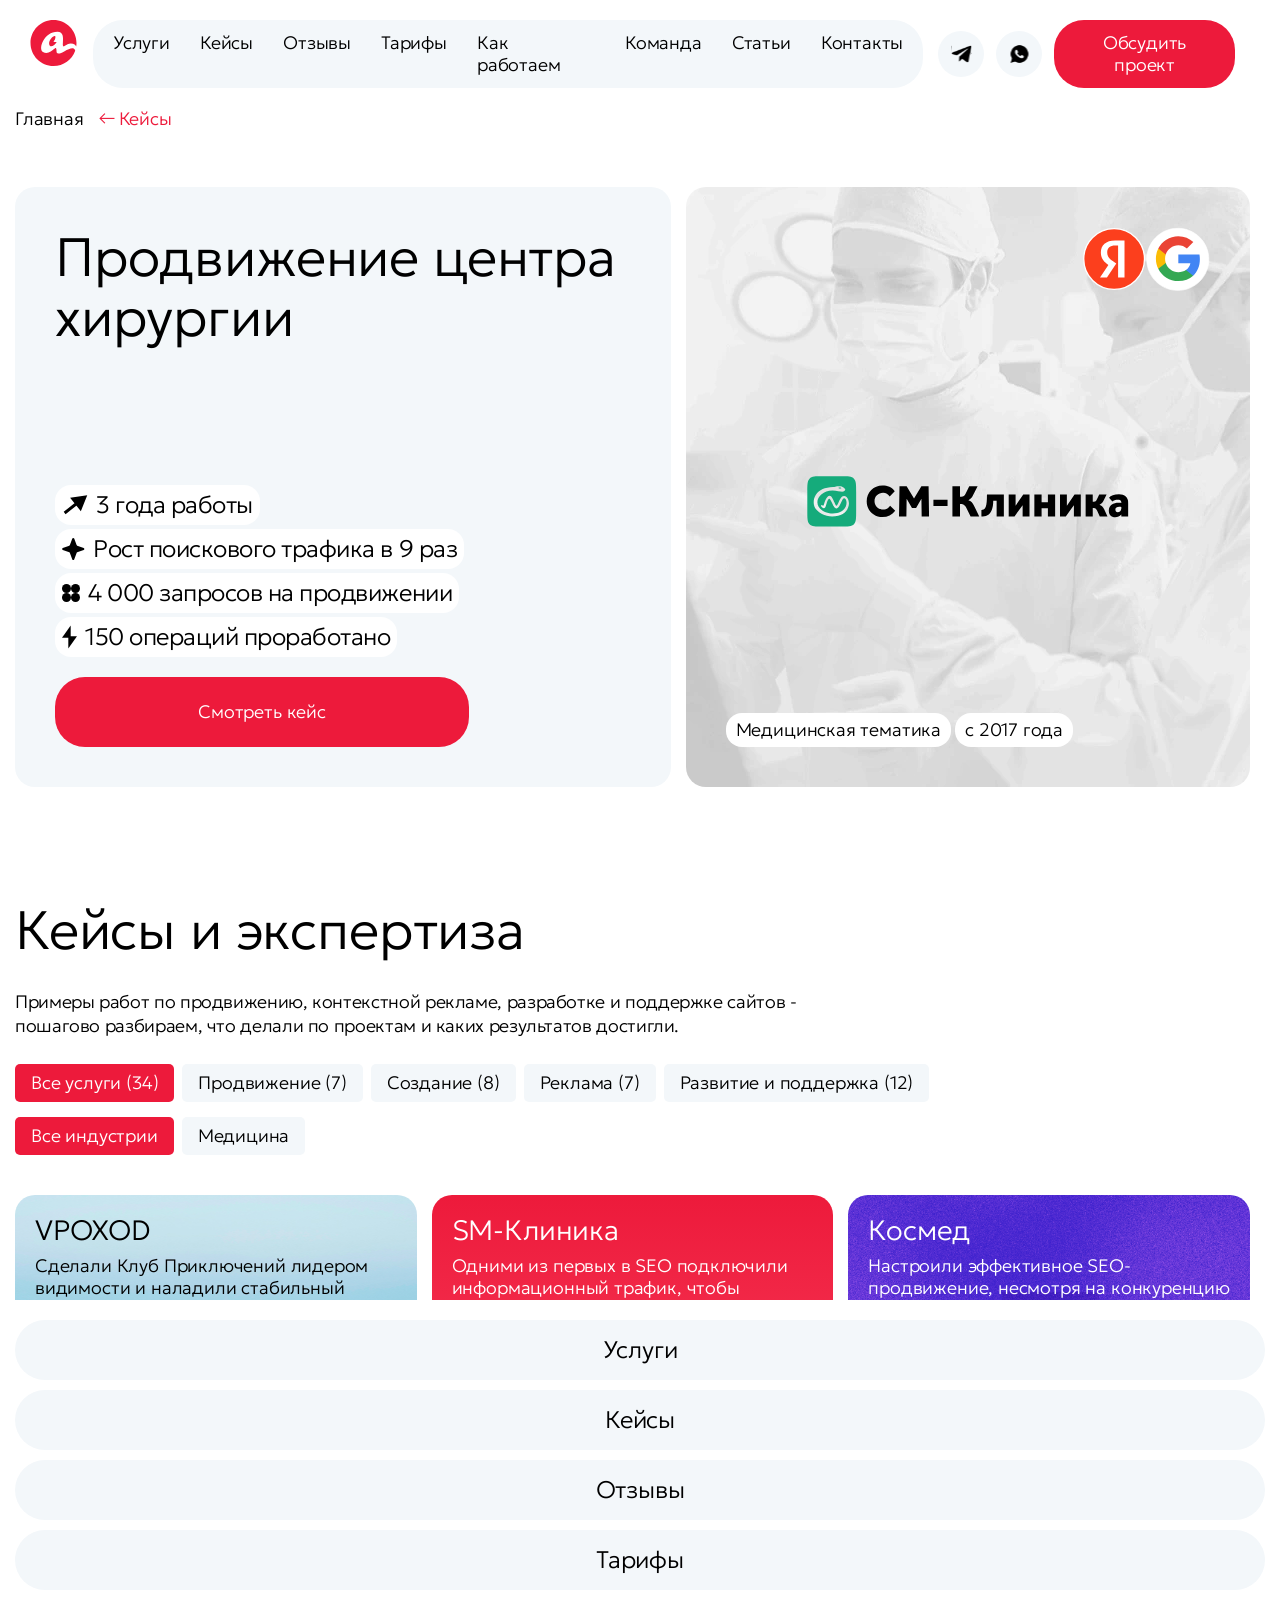
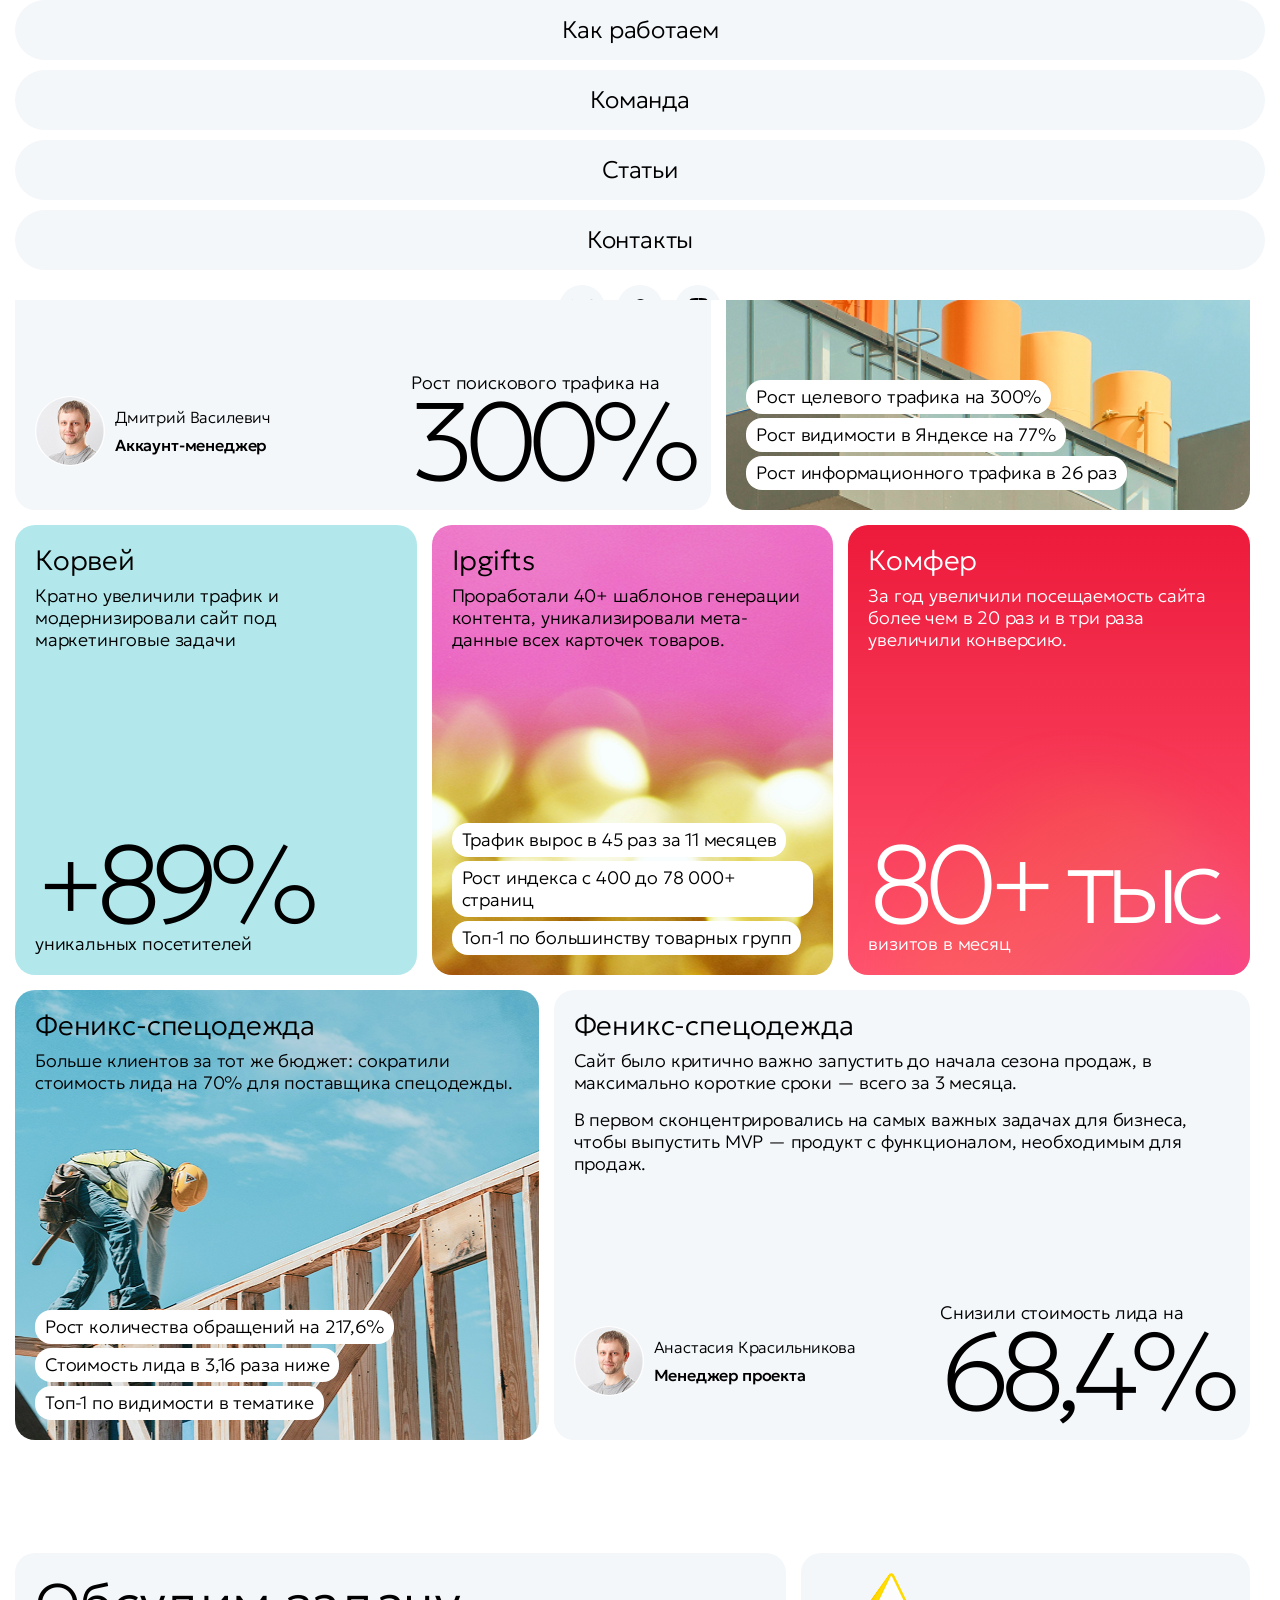
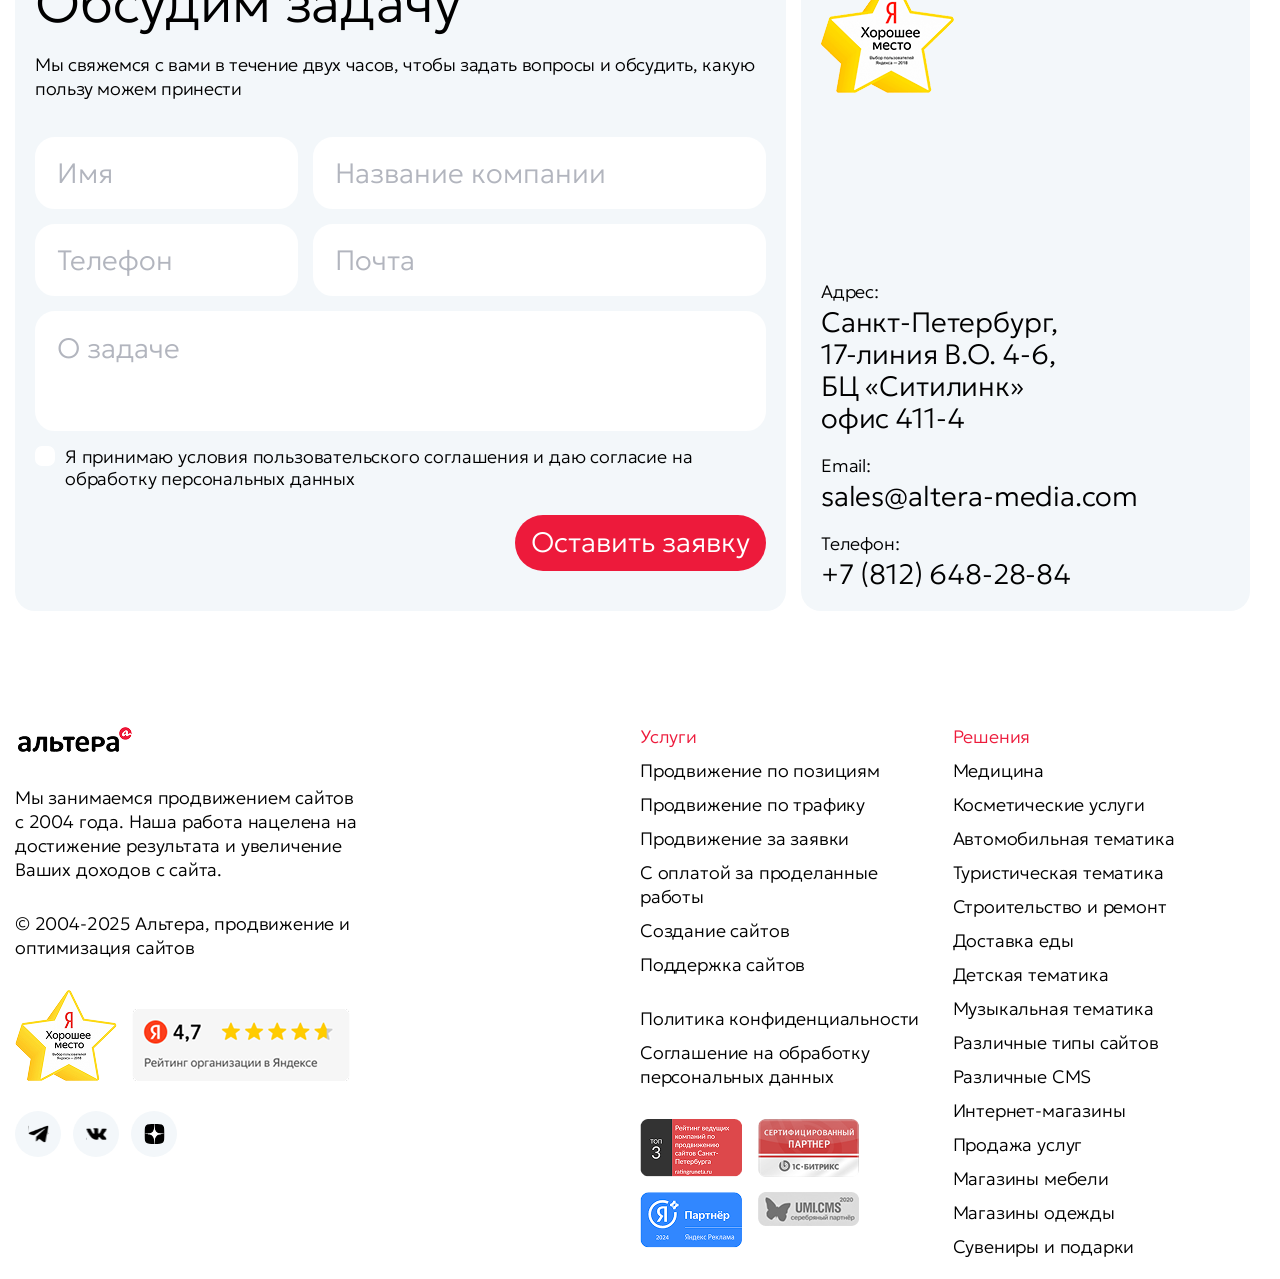
<file: cases.html>
<!doctype html>
<html lang="ru">
	<head>
		<meta charset="UTF-8">
		<meta name="viewport" content="width=device-width, initial-scale=1.0">
		<title>Альтера | Кейсы</title>
		<meta name="robots" content="noindex" />
		<link rel="apple-touch-icon" sizes="180x180" href="./assets/images/fav/apple-touch-icon.png">
		<link rel="icon" type="image/png" sizes="32x32" href="./assets/images/fav/favicon-32x32.png">
		<link rel="icon" type="image/png" sizes="16x16" href="./assets/images/fav/favicon-16x16.png">
		<link rel="stylesheet" href="./assets/css/swiper-bundle.min.css">
		<link rel="stylesheet" href="./assets/css/fancybox.css">
		
		<link rel="stylesheet" href="./assets/css/main.css">
		
		<link rel="stylesheet" href="./assets/css/block-css/hero.css">
		<link rel="stylesheet" href="./assets/css/block-css/cases.css">
		<link rel="stylesheet" href="./assets/css/block-css/form.css">
		<link rel="stylesheet" href="./assets/css/block-css/popup.css">
		
	</head>
	<body>
		<header class="header">
			<div class="container">
				<div class="header__inner">
					<div class="header__nav">
						<a href="/" class="header__nav-logo"><img src="./assets/images/logo-header.svg" alt="Altera Logo" width="47" height="46"></a>
						<nav>
							<ul>
								<li><a href="#services">Услуги</a></li>
								<li><a href="#cases">Кейсы</a></li>
								<li><a href="#reviews">Отзывы</a></li>
								<li><a href="#tariffs">Тарифы</a></li>
								<li><a href="#work">Как работаем</a></li>
								<li><a href="#team">Команда</a></li>
								<li><a href="#">Статьи</a></li>
								<li><a href="#">Контакты</a></li>
							</ul>
						</nav>
					</div>
					<div class="header__socials socials">
						<a href="https://t.me/alteraagency" class="socials__icon"><img src="./assets/images/social-tg.svg" alt="tg"></a>
						<a href="#" class="socials__icon"><img src="./assets/images/social-whatsapp.svg" alt="whatsapp"></a>
						<a href="#form" class="btn">Обсудить проект</a>
					</div>
					<div class="header_burger" id="burger">
						<input type="checkbox" id="burger-checkbox" class="burger-checkbox">
						<label class="burger" for="burger-checkbox"></label>
					</div>
				</div>
			</div>
		</header>
		<main class="content">
			<section class="section container breadcrumbs">
				<div class="breadcrumbs__item">
					<a title="Перейти к Компания «Фут Контейнер»." href="/" class="home" data-fragment="breacrumb-home">
					<span property="name">Главная</span>
					</a>
					<meta property="position" content="1">
				</div>
				<div class="breadcrumbs__item active">
					<span property="name">Кейсы </span>
					<meta property="position" content="2">
				</div>
			</section>
			<section class="section container hero">
				<div class="hero__header cases">
					<div class="hero_title">
						Продвижение центра хирургии
					</div>
					<div class="hero_button">
						<div class="hero__promo-list">
							<div class="hero__promo-elem">
								<img src="./assets/images/cases/hero-cases__promo-1.svg" alt="">
								3 года работы
							</div>
							<div class="hero__promo-elem">
								<img src="./assets/images/cases/hero-cases__promo-2.svg" alt="">
								Рост поискового трафика в 9 раз
							</div>
							<div class="hero__promo-elem">
								<img src="./assets/images/cases/hero-cases__promo-3.svg" alt="">
								4 000 запросов на продвижении 
							</div>
							<div class="hero__promo-elem">
								<img src="./assets/images/cases/hero-cases__promo-4.svg" alt="">
								150 операций проработано
							</div>
						</div>
						<div class="hero_button">
							<a href="#" class="btn">Смотреть кейс</a>
						</div>
					</div>
				</div>
				<div class="hero__promo hero__cases" style="background-image: url('./assets/images/hero__sm.png');">
					<div class="hero__cases-top">
						<div class="hero__cases-logos">
							<img src="./assets/images/svg/hero__yandex-big.svg" alt="">
							<img src="./assets/images/svg/hero__google-big.svg" alt="">
						</div>
					</div>
					<div class="hero__cases-middle">
						<img src="./assets/images/logo-smcl.svg" alt="">
					</div>
					<div class="hero__cases-bottom">
						<ul class="tags">
							<li>Медицинская тематика</li>
							<li> с 2017 года</li>
						</ul>
					</div>
				</div>
			</section>
			<section class="section cases container">
				<div class="section__body">
					<div class="section__title">
						Кейсы и экспертиза
					</div>
					<div class="section__extra">
						Примеры работ по продвижению, контекстной рекламе, разработке и поддержке сайтов - пошагово разбираем, что делали по проектам и каких результатов достигли. 
					</div>
					<div class="cases__tags">
						<div class="cases__tags-item cases__tags-services">
							<ul>
								<li class="active">Все услуги (34)</li>
								<li>Продвижение (7)</li>
								<li>Создание (8)</li>
								<li>Реклама (7)</li>
								<li>Развитие и поддержка (12)</li>
							</ul>
						</div>
						<div class="cases__tags-item cases__tags-directions">
							<ul>
								<li class="active">Все индустрии</li>
								<li>Медицина</li>
							</ul>
						</div>
					</div>
					<div class="cases__list">
						<div class="cases__block small" style="background-image: url('./assets/images/usability-1.jpg')">
							<div class="cases__block-title">
								VPOXOD
							</div>
							<div class="cases__block-description">
								Сделали Клуб Приключений лидером видимости и наладили стабильный поток туристов из поиска
							</div>
							<div class="cases__block-text">
								<ul>
									<li>Трафик вырос в 11 раз</li>
									<li>15 лет сотрудничества</li>
									<li>Топ-1 по видимости в тематике</li>
								</ul>
							</div>
						</div>
						<div class="cases__block small bg-gradient">
							<div class="cases__block-title">
								SM-Клиника
							</div>
							<div class="cases__block-description">
								Одними из первых в SEO подключили информационный трафик, чтобы опередить конкурентов и получать больше заявок
							</div>
							<div class="cases__block-text">
								<div class="number">1,8 млн</div>
								<div class="text">посетителей в месяц</div>
							</div>
						</div>
						<div class="cases__block small white-text"  style="background-image: url('./assets/images/usability-3.jpg')">
							<div class="cases__block-title">
								Космед
							</div>
							<div class="cases__block-description">
								Настроили эффективное SEO-продвижение, несмотря на конкуренцию в нише косметологии. И сэкономили на контекстной рекламе.
							</div>
							<div class="cases__block-text">
								<ul>
									<li>Рост трафика на 604%</li>
									<li>250 запросов в ТОП-3 Google  </li>
									<li>309 запросов в ТОП-3 Яндекса</li>
								</ul>
							</div>
						</div>
						<div class="cases__block medium bg-light-gray">
							<div class="cases__block-title">
								DEGA
							</div>
							<div class="cases__block-description">
								<p>Приоритетной задачей на первые 4-6 месяцев являлась доработка внешнего вида сайта.</p>
								<p>Все элементы на сайте должны были быть удобны, понятны и адаптивны. Эти работы шли параллельно сбору ключевых запросов и составлении плана продвижения.</p>
							</div>
							<div class="cases__block-text flex">
								<div class="author">
									<img src="./assets/images/team-2.png" alt="">
									<div class="author__info">
										<div class="author__name">Дмитрий Василевич</div>
										<div class="author__post">Аккаунт-менеджер</div>
									</div>
								</div>
								<div class="bottom-text">
									<div class="text">Рост поискового трафика на</div>
									<div class="number">300%</div>
								</div>
							</div>
						</div>
						<div class="cases__block small-xl" style="background-image: url('./assets/images/usability-2.jpg')">
							<div class="cases__block-title">
								Полигон
							</div>
							<div class="cases__block-description">
								Развили сайт от одностраничной визитки до мультирегионального сайта и привели посетителей.
							</div>
							<div class="cases__block-text">
								<ul>
									<li>Рост целевого трафика на 300%</li>
									<li>Рост видимости в Яндексе на 77%</li>
									<li>Рост информационного трафика в 26 раз</li>
								</ul>
							</div>
						</div>
						<div class="cases__block small">
							<div class="cases__block-title">
								Корвей
							</div>
							<div class="cases__block-description">
								Кратно увеличили трафик и модернизировали сайт под маркетинговые задачи
							</div>
							<div class="cases__block-text">
								<div class="number">+89%</div>
								<div class="text">уникальных посетителей</div>
							</div>
						</div>
						<div class="cases__block small"  style="background-image: url('./assets/images/bg_pink.png')">
							<div class="cases__block-title">
								Ipgifts
							</div>
							<div class="cases__block-description">
								Проработали 40+ шаблонов генерации контента, уникализировали мета-данные всех карточек товаров.
							</div>
							<div class="cases__block-text">
								<ul>
									<li>Трафик вырос в 45 раз за 11 месяцев</li>
									<li>Рост индекса с 400 до 78 000+ страниц</li>
									<li>Топ-1 по большинству товарных групп</li>
								</ul>
							</div>
						</div>
						<div class="cases__block small bg-gradient">
							<div class="cases__block-title">
								Комфер
							</div>
							<div class="cases__block-description">
								За год увеличили посещаемость сайта более чем в 20 раз и в три раза увеличили конверсию.
							</div>
							<div class="cases__block-text">
								<div class="number">80+ тыс</div>
								<div class="text">визитов в месяц</div>
							</div>
						</div>
						<div class="cases__block small-xl" style="background-image: url('./assets/images/bg-fenix.png')">
							<div class="cases__block-title">
								Феникс-спецодежда
							</div>
							<div class="cases__block-description">
								Больше клиентов за тот же бюджет: сократили стоимость лида на 70% для поставщика спецодежды.
							</div>
							<div class="cases__block-text">
								<ul>
									<li>Рост количества обращений на 217,6%</li>
									<li>Стоимость лида в 3,16 раза ниже  </li>
									<li>Топ-1 по видимости в тематике</li>
								</ul>
							</div>
						</div>
						<div class="cases__block medium bg-light-gray">
							<div class="cases__block-title">
								Феникс-спецодежда
							</div>
							<div class="cases__block-description">
								<p>Сайт было критично важно запустить до начала сезона продаж, в максимально короткие сроки — всего за 3 месяца.</p>
								<p>В первом сконцентрировались на самых важных задачах для бизнеса, чтобы выпустить MVP — продукт с функционалом, необходимым для продаж.</p>
							</div>
							<div class="cases__block-text flex">
								<div class="author">
									<img src="./assets/images/team-2.png" alt="">
									<div class="author__info">
										<div class="author__name">Анастасия Красильникова</div>
										<div class="author__post">Менеджер проекта</div>
									</div>
								</div>
								<div class="bottom-text">
									<div class="text">Снизили стоимость лида на</div>
									<div class="number">68,4%</div>
								</div>
							</div>
						</div>
					</div>
				</div>
			</section>
			<section class="section container contacts" id="form">
				<div class="section__body">
					<div class="contacts__form multicolor__block">
						<div class="section__title">
							Обсудим задачу
						</div>
						<div class="section__extra">
							Мы свяжемся с вами в течение двух часов, чтобы задать вопросы и обсудить, какую пользу можем принести
						</div>
						<div class="fields">
							<div class="form-field fields__item">
								<input type="text" placeholder="Имя" name="username">
							</div>
							<div class="form-field cfields__item">
								<input type="text" placeholder="Название компании" name="usercompany">
							</div>
							<div class="form-field fields__item">
								<input type="text" placeholder="Телефон" name="userphone" autocomplete="tel">
							</div>
							<div class="form-field fields__item">
								<input type="text" placeholder="Почта" name="useremail">
							</div>
							<div class="form-field fields__item full">
								<textarea placeholder="О задаче" name="usercomment"></textarea>
							</div>
							<div class="form-field fields__item full">
								<input type="checkbox" id="usercheckbox">
								<label for="usercheckbox">Я принимаю условия пользовательского соглашения и даю согласие на обработку персональных данных</label>
							</div>
							<div class="form-field full form-bottom">
								<div class="error">
									<span class="error-text">Поле не может быть пустым</span>
								</div>
								<button class="btn">Оставить заявку</button>
							</div>
						</div>
					</div>
					<div class="contacts__info multicolor__block">
						<img width="133" height="120" src="./assets/images/yandex_star.png" alt="Яндекс">
						<div class="contacts__list">
							<div class="contacts__block">
								<div class="contacts__block-title">
									Адрес:
								</div>
								<div class="contacts__block-value">
									Санкт-Петербург, <br>17-линия В.О. 4-6, <br>БЦ «Ситилинк» <br>офис 411-4
								</div>
							</div>
							<div class="contacts__block">
								<div class="contacts__block-title">
									Email:
								</div>
								<div class="contacts__block-value">
									<a href="mailto:sales@altera-media.com">sales@altera-media.com</a>
								</div>
							</div>
							<div class="contacts__block">
								<div class="contacts__block-title">
									Телефон:
								</div>
								<div class="contacts__block-value">
									<a href="tel:+78126482884">+7 (812) 648-28-84</a>
								</div>
							</div>
						</div>
					</div>
				</div>
			</section>
		</main>
		<footer class="footer section container">
			<div class="footer__body">
				<div class="footer__info">
					<div class="footer__info-logo">
						<a href="/"><img src="./assets/images/logo.png" alt="logo"></a>
					</div>
					<div class="footer__info-description">
						Мы занимаемся продвижением сайтов с 2004 года. Наша работа нацелена на достижение результата и увеличение Ваших доходов с сайта.
					</div>
					<div class="footer__info-copyright">
						© 2004-2025 Альтера, продвижение и оптимизация сайтов
					</div>
					<div class="footer__info-badge">
						<img src="./assets/images/badge-gooplace.png" alt="gooplace">
						<img src="./assets/images/badge-yandexrating.png" alt="yandexrating">
					</div>
					<div class="footer__info-social socials">
						<a href="https://t.me/alteraagency" class="socials__icon"><img src="./assets/images/social-tg.svg" alt="tg"></a>
						<a href="https://vk.com/altera_media" class="socials__icon"><img src="./assets/images/social-vk.svg" alt="whatsapp"></a>
						<a href="#" class="socials__icon"><img src="./assets/images/social-dzen.svg" alt="dzen"></a>
					</div>
				</div>
				<div class="footer__menu">
					<div class="footer__column">
						<div class="footer__menu-title">Услуги</div>
						<ul>
							<li><a href="#">Продвижение по позициям</a></li>
							<li><a href="#">Продвижение по трафику</a></li>
							<li><a href="#">Продвижение за заявки</a></li>
							<li><a href="#">С оплатой за проделанные работы</a></li>
							<li><a href="#">Создание сайтов</a></li>
							<li><a href="#">Поддержка сайтов</a></li>
						</ul>
						<ul>
							<li><a href="#">Политика конфиденциальности</a></li>
							<li><a href="#">Соглашение на обработку персональных данных</a></li>
						</ul>
						<div class="footer__partners">
							<a href="#" target="_blank"><img src="./assets/images/partners-1.png" alt=""></a>
							<a href="#" target="_blank"><img src="./assets/images/partners-2.png" alt=""></a>
							<a href="#" target="_blank"><img src="./assets/images/partners-3.png" alt=""></a>
							<a href="#" target="_blank"><img src="./assets/images/partners-4.png" alt=""></a>
						</div>
					</div>
					<div class="footer__column">
						<div class="footer__menu-title">Решения</div>
						<ul>
							<li><a href="#">Медицина
							<li><a href="#">Косметические услуги</a></li>
							<li><a href="#">Автомобильная тематика</a></li>
							<li><a href="#">Туристическая тематика</a></li>
							<li><a href="#">Строительство и ремонт</a></li>
							<li><a href="#">Доставка еды</a></li>
							<li><a href="#">Детская тематика</a></li>
							<li><a href="#">Музыкальная тематика</a></li>
							<li><a href="#">Различные типы сайтов</a></li>
							<li><a href="#">Различные CMS</a></li>
							<li><a href="#">Интернет-магазины</a></li>
							<li><a href="#">Продажа услуг</a></li>
							<li><a href="#">Магазины мебели</a></li>
							<li><a href="#">Магазины одежды</a></li>
							<li><a href="#">Сувениры и подарки</a></li>
						</ul>
					</div>
				</div>
			</div>
		</footer>
		
		<div class="mobile-menu">
			<div class="mobile-menu__inner">
				<ul>
					<li><a href="#services">Услуги</a></li>
					<li><a href="#cases">Кейсы</a></li>
					<li><a href="#reviews">Отзывы</a></li>
					<li><a href="#tariffs">Тарифы</a></li>
					<li><a href="#work">Как работаем</a></li>
					<li><a href="#team">Команда</a></li>
					<li><a href="#">Статьи</a></li>
					<li><a href="#">Контакты</a></li>
				</ul>
			</div>
			<div class="mobile-menu__social socials">
				<a href="https://t.me/alteraagency" class="socials__icon"><img src="./assets/images/social-tg.svg" alt="tg"></a>
				<a href="#" class="socials__icon"><img src="./assets/images/social-whatsapp.svg" alt="whatsapp"></a>
				<a href="#" class="socials__icon"><img src="./assets/images/social-dzen.svg" alt="dzen"></a>
			</div>
		</div>
		
		<div class="popup" id="popup-review" data-modal="reviews">
			<div class="popup__inner">
				<div class="popup__review">
					<div class="popup__review-img">
						<img src="./assets/images/review-full.png" alt="Отзыв" width="450" height="586">
					</div>
					<div class="popup__review-content">
						<p>Мы очень довольны работой с командой Альтеры. Они проявили себя как профессионалы своего дела. Открытая коммуникация позволила нам легко обмениваться идеями и получать обратную связь. Они слышат наши потребности и учитывают все пожелания, не срывают договоренности.</p>
						<p>Менеджеры всегда были готовы ответить на вопросы и предупредить о возможных нюансах, это предотвратило неожиданные проблемы. Команда не только качественно разработала сайт, но и предложила услуги по его ЗЕО-продвижению и контекстной рекламе, что стало для нас большим плюсом.</p>
						<p>Мы уверены, что нашли надёжного подрядчика, с которым планируем продолжать плодотворное сотрудничество в будущем. Рекомендуем всем, кто ищет ответственных и опытных специалистов!</p>
						
						<div class="popup__review-company">
							Феникс-спецодежда
						</div>
					</div>
				</div>
				<div class="close">
					<svg width="10" height="10" viewBox="0 0 10 10" fill="none" xmlns="http://www.w3.org/2000/svg">
						<path d="M1.28033 0.21967C0.987437 -0.0732233 0.512563 -0.0732233 0.21967 0.21967C-0.0732233 0.512563 -0.0732233 0.987437 0.21967 1.28033L3.93934 5L0.21967 8.71967C-0.0732233 9.01256 -0.0732233 9.48744 0.21967 9.78033C0.512563 10.0732 0.987437 10.0732 1.28033 9.78033L5 6.06066L8.71967 9.78033C9.01256 10.0732 9.48744 10.0732 9.78033 9.78033C10.0732 9.48744 10.0732 9.01256 9.78033 8.71967L6.06066 5L9.78033 1.28033C10.0732 0.987437 10.0732 0.512563 9.78033 0.21967C9.48744 -0.0732233 9.01256 -0.0732233 8.71967 0.21967L5 3.93934L1.28033 0.21967Z" fill="black"/>
					</svg>
				</div>
			</div>
		</div>
		
		<div class="overlay"></div>
		<script src="./assets/js/fancybox.umd.js"></script>
		<script src="./assets/js/swiper-bundle.min.js"></script>
		<script src="./assets/js/inputmask.min.js"></script>
		<script src="./assets/js/modal.js"></script>
		<script src="./assets/js/main.js"></script>
	</body>
</html>
</file>
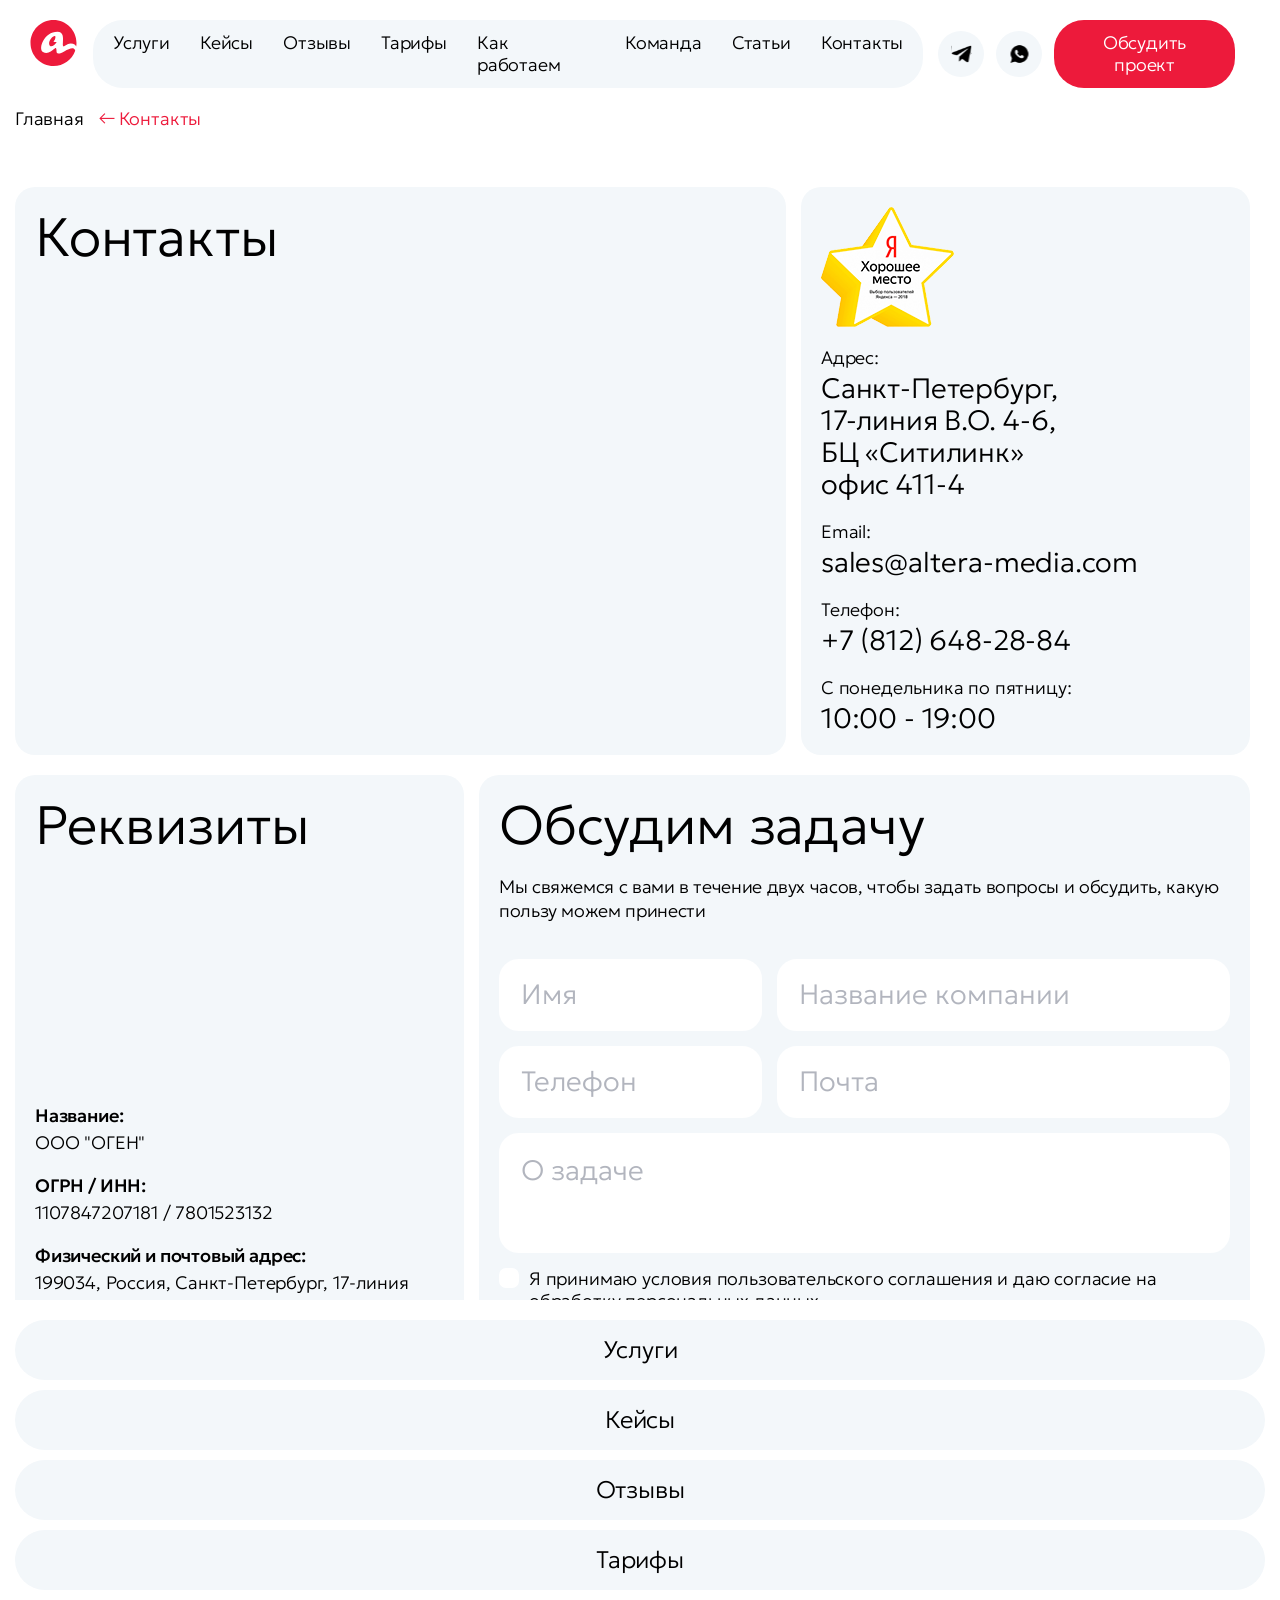
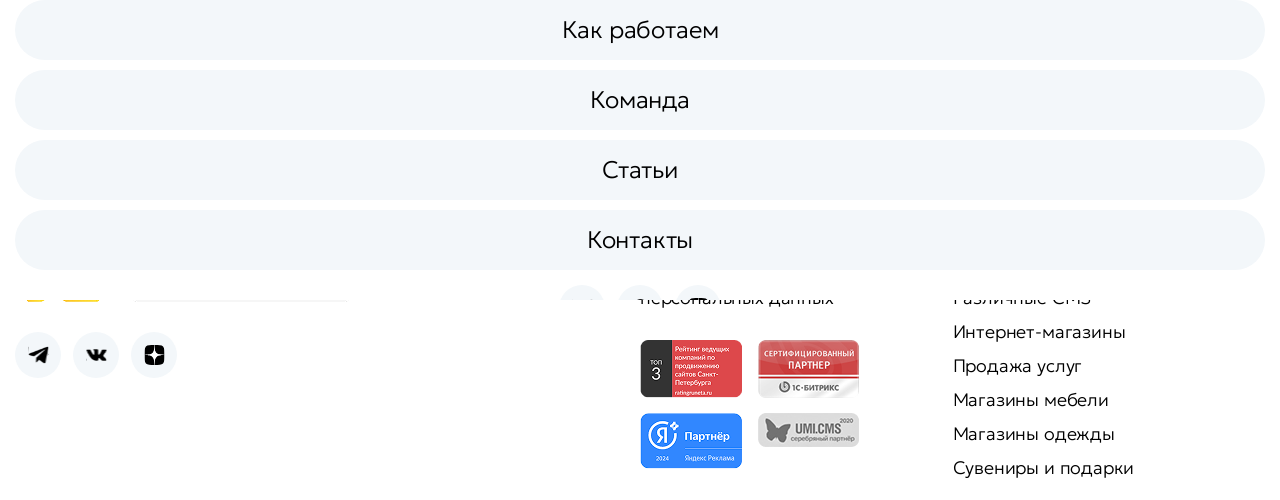
<file: contacts.html>
<!doctype html>
<html lang="ru">
	<head>
		<meta charset="UTF-8">
		<meta name="viewport" content="width=device-width, initial-scale=1.0">
		<title>Альтера | Контакты</title>
		<meta name="robots" content="noindex" />
		<link rel="apple-touch-icon" sizes="180x180" href="./assets/images/fav/apple-touch-icon.png">
		<link rel="icon" type="image/png" sizes="32x32" href="./assets/images/fav/favicon-32x32.png">
		<link rel="icon" type="image/png" sizes="16x16" href="./assets/images/fav/favicon-16x16.png">
		<link rel="stylesheet" href="./assets/css/swiper-bundle.min.css">
		<link rel="stylesheet" href="./assets/css/fancybox.css">
		
		<link rel="stylesheet" href="./assets/css/main.css">
		<link rel="stylesheet" href="./assets/css/block-css/team.css">
		<link rel="stylesheet" href="./assets/css/block-css/form.css">
		<link rel="stylesheet" href="./assets/css/block-css/popup.css">
		<link rel="stylesheet" href="./assets/css/block-css/contacts.css">
	</head>
	<body>
		<header class="header">
			<div class="container">
				<div class="header__inner">
					<div class="header__nav">
						<a href="/" class="header__nav-logo"><img src="./assets/images/logo-header.svg" alt="Altera Logo" width="47" height="46"></a>
						<nav>
							<ul>
								<li><a href="#services">Услуги</a></li>
								<li><a href="#cases">Кейсы</a></li>
								<li><a href="#reviews">Отзывы</a></li>
								<li><a href="#tariffs">Тарифы</a></li>
								<li><a href="#work">Как работаем</a></li>
								<li><a href="#team">Команда</a></li>
								<li><a href="#">Статьи</a></li>
								<li><a href="#">Контакты</a></li>
							</ul>
						</nav>
					</div>
					<div class="header__socials socials">
						<a href="https://t.me/alteraagency" class="socials__icon"><img src="./assets/images/social-tg.svg" alt="tg"></a>
						<a href="#" class="socials__icon"><img src="./assets/images/social-whatsapp.svg" alt="whatsapp"></a>
						<a href="#form" class="btn">Обсудить проект</a>
					</div>
					<div class="header_burger" id="burger">
						<input type="checkbox" id="burger-checkbox" class="burger-checkbox">
						<label class="burger" for="burger-checkbox"></label>
					</div>
				</div>
			</div>
		</header>
		<main class="content">
			<section class="section container breadcrumbs">
				<div class="breadcrumbs__item">
					<a title="Перейти к Компания «Фут Контейнер»." href="/" class="home" data-fragment="breacrumb-home">
					<span property="name">Главная</span>
					</a>
					<meta property="position" content="1">
				</div>
				<div class="breadcrumbs__item active">
					<span property="name">Контакты</span>
					<meta property="position" content="2">
				</div>
			</section>
			<section class="section container contacts contacts__page">
				<div class="section__body">
					<div class="contacts__map multicolor__block">
						<div class="section__title">
							Контакты
						</div>
						<div class="map">
							<script type="text/javascript" charset="utf-8" async src="https://api-maps.yandex.ru/services/constructor/1.0/js/?um=constructor%3A96d3b620d3ba5d1eb562fa4661b6dd3df2a74807749a89f582b116194fa65add&amp;width=100%25&amp;height=430&amp;lang=ru_RU&amp;scroll=true"></script>
						</div>
					</div>
					<div class="contacts__info multicolor__block">
						<img width="133" height="120" src="./assets/images/yandex_star.png" alt="Яндекс">
						<div class="contacts__list">
							<div class="contacts__block">
								<div class="contacts__block-title">
									Адрес:
								</div>
								<div class="contacts__block-value">
									Санкт-Петербург, <br>17-линия В.О. 4-6, <br>БЦ «Ситилинк» <br>офис 411-4
								</div>
							</div>
							<div class="contacts__block">
								<div class="contacts__block-title">
									Email:
								</div>
								<div class="contacts__block-value">
									<a href="mailto:sales@altera-media.com">sales@altera-media.com</a>
								</div>
							</div>
							<div class="contacts__block">
								<div class="contacts__block-title">
									Телефон:
								</div>
								<div class="contacts__block-value">
									<a href="tel:+78126482884">+7 (812) 648-28-84</a>
								</div>
							</div>
							<div class="contacts__block">
								<div class="contacts__block-title">
									С понедельника по пятницу: 
								</div>
								<div class="contacts__block-value">
									10:00 - 19:00
								</div>
							</div>
						</div>
					</div>
				</div>
				<div class="section__body">
					<div class="contacts__info multicolor__block company__details">
						<div class="section__title">
							Реквизиты
						</div>
						<div class="contacts__list">
							<div class="contacts__block">
								<div class="contacts__block-title">
									Название:
								</div>
								<div class="contacts__block-value">
									ООО "ОГЕН"
								</div>
							</div>
							<div class="contacts__block">
								<div class="contacts__block-title">
									ОГРН / ИНН: 
								</div>
								<div class="contacts__block-value">
									1107847207181 / 7801523132
								</div>
							</div>
							<div class="contacts__block">
								<div class="contacts__block-title">
									Физический и почтовый адрес:
								</div>
								<div class="contacts__block-value">
									199034, Россия, Санкт-Петербург, 17-линия В.О. 4-6, БЦ «Ситилинк», офис 411-4
								</div>
							</div>
							<div class="contacts__block">
								<div class="contacts__block-title">
									Юридический адрес:
								</div>
								<div class="contacts__block-value">
									199034, Санкт-Петербург, 17-я линия В.О. дом 4-6 литер Е, пом. 1Н, Т-532
								</div>
							</div>
						</div>
					</div>
					<div class="contacts__form multicolor__block">
						<div class="section__title">
							Обсудим задачу
						</div>
						<div class="section__extra">
							Мы свяжемся с вами в течение двух часов, чтобы задать вопросы и обсудить, какую пользу можем принести
						</div>
						<div class="fields">
							<div class="form-field fields__item">
								<input type="text" placeholder="Имя" name="username">
							</div>
							<div class="form-field cfields__item">
								<input type="text" placeholder="Название компании" name="usercompany">
							</div>
							<div class="form-field fields__item">
								<input type="text" placeholder="Телефон" name="userphone" autocomplete="tel">
							</div>
							<div class="form-field fields__item">
								<input type="text" placeholder="Почта" name="useremail">
							</div>
							<div class="form-field fields__item full">
								<textarea placeholder="О задаче" name="usercomment"></textarea>
							</div>
							<div class="form-field fields__item full">
								<input type="checkbox" id="usercheckbox">
								<label for="usercheckbox">Я принимаю условия пользовательского соглашения и даю согласие на обработку персональных данных</label>
							</div>
							<div class="form-field full form-bottom">
								<div class="error">
									<span class="error-text">Поле не может быть пустым</span>
								</div>
								<button class="btn">Оставить заявку</button>
							</div>
						</div>
					</div>
					</div>
				</div>
			</section>
		</main>
		<footer class="footer section container">
			<div class="footer__body">
				<div class="footer__info">
					<div class="footer__info-logo">
						<a href="/"><img src="./assets/images/logo.png" alt="logo"></a>
					</div>
					<div class="footer__info-description">
						Мы занимаемся продвижением сайтов с 2004 года. Наша работа нацелена на достижение результата и увеличение Ваших доходов с сайта.
					</div>
					<div class="footer__info-copyright">
						© 2004-2025 Альтера, продвижение и оптимизация сайтов
					</div>
					<div class="footer__info-badge">
						<img src="./assets/images/badge-gooplace.png" alt="gooplace">
						<img src="./assets/images/badge-yandexrating.png" alt="yandexrating">
					</div>
					<div class="footer__info-social socials">
						<a href="https://t.me/alteraagency" class="socials__icon"><img src="./assets/images/social-tg.svg" alt="tg"></a>
						<a href="https://vk.com/altera_media" class="socials__icon"><img src="./assets/images/social-vk.svg" alt="whatsapp"></a>
						<a href="#" class="socials__icon"><img src="./assets/images/social-dzen.svg" alt="dzen"></a>
					</div>
				</div>
				<div class="footer__menu">
					<div class="footer__column">
						<div class="footer__menu-title">Услуги</div>
						<ul>
							<li><a href="#">Продвижение по позициям</a></li>
							<li><a href="#">Продвижение по трафику</a></li>
							<li><a href="#">Продвижение за заявки</a></li>
							<li><a href="#">С оплатой за проделанные работы</a></li>
							<li><a href="#">Создание сайтов</a></li>
							<li><a href="#">Поддержка сайтов</a></li>
						</ul>
						<ul>
							<li><a href="#">Политика конфиденциальности</a></li>
							<li><a href="#">Соглашение на обработку персональных данных</a></li>
						</ul>
						<div class="footer__partners">
							<a href="#" target="_blank"><img src="./assets/images/partners-1.png" alt=""></a>
							<a href="#" target="_blank"><img src="./assets/images/partners-2.png" alt=""></a>
							<a href="#" target="_blank"><img src="./assets/images/partners-3.png" alt=""></a>
							<a href="#" target="_blank"><img src="./assets/images/partners-4.png" alt=""></a>
						</div>
					</div>
					<div class="footer__column">
						<div class="footer__menu-title">Решения</div>
						<ul>
							<li><a href="#">Медицина
							<li><a href="#">Косметические услуги</a></li>
							<li><a href="#">Автомобильная тематика</a></li>
							<li><a href="#">Туристическая тематика</a></li>
							<li><a href="#">Строительство и ремонт</a></li>
							<li><a href="#">Доставка еды</a></li>
							<li><a href="#">Детская тематика</a></li>
							<li><a href="#">Музыкальная тематика</a></li>
							<li><a href="#">Различные типы сайтов</a></li>
							<li><a href="#">Различные CMS</a></li>
							<li><a href="#">Интернет-магазины</a></li>
							<li><a href="#">Продажа услуг</a></li>
							<li><a href="#">Магазины мебели</a></li>
							<li><a href="#">Магазины одежды</a></li>
							<li><a href="#">Сувениры и подарки</a></li>
						</ul>
					</div>
				</div>
			</div>
		</footer>
		
		<div class="mobile-menu">
			<div class="mobile-menu__inner">
				<ul>
					<li><a href="#services">Услуги</a></li>
					<li><a href="#cases">Кейсы</a></li>
					<li><a href="#reviews">Отзывы</a></li>
					<li><a href="#tariffs">Тарифы</a></li>
					<li><a href="#work">Как работаем</a></li>
					<li><a href="#team">Команда</a></li>
					<li><a href="#">Статьи</a></li>
					<li><a href="#">Контакты</a></li>
				</ul>
			</div>
			<div class="mobile-menu__social socials">
				<a href="https://t.me/alteraagency" class="socials__icon"><img src="./assets/images/social-tg.svg" alt="tg"></a>
				<a href="#" class="socials__icon"><img src="./assets/images/social-whatsapp.svg" alt="whatsapp"></a>
				<a href="#" class="socials__icon"><img src="./assets/images/social-dzen.svg" alt="dzen"></a>
			</div>
		</div>
		
		<div class="popup" id="popup-review" data-modal="reviews">
			<div class="popup__inner">
				<div class="popup__review">
					<div class="popup__review-img">
						<img src="./assets/images/review-full.png" alt="Отзыв" width="450" height="586">
					</div>
					<div class="popup__review-content">
						<p>Мы очень довольны работой с командой Альтеры. Они проявили себя как профессионалы своего дела. Открытая коммуникация позволила нам легко обмениваться идеями и получать обратную связь. Они слышат наши потребности и учитывают все пожелания, не срывают договоренности.</p>
						<p>Менеджеры всегда были готовы ответить на вопросы и предупредить о возможных нюансах, это предотвратило неожиданные проблемы. Команда не только качественно разработала сайт, но и предложила услуги по его ЗЕО-продвижению и контекстной рекламе, что стало для нас большим плюсом.</p>
						<p>Мы уверены, что нашли надёжного подрядчика, с которым планируем продолжать плодотворное сотрудничество в будущем. Рекомендуем всем, кто ищет ответственных и опытных специалистов!</p>
						
						<div class="popup__review-company">
							Феникс-спецодежда
						</div>
					</div>
				</div>
				<div class="close">
					<svg width="10" height="10" viewBox="0 0 10 10" fill="none" xmlns="http://www.w3.org/2000/svg">
						<path d="M1.28033 0.21967C0.987437 -0.0732233 0.512563 -0.0732233 0.21967 0.21967C-0.0732233 0.512563 -0.0732233 0.987437 0.21967 1.28033L3.93934 5L0.21967 8.71967C-0.0732233 9.01256 -0.0732233 9.48744 0.21967 9.78033C0.512563 10.0732 0.987437 10.0732 1.28033 9.78033L5 6.06066L8.71967 9.78033C9.01256 10.0732 9.48744 10.0732 9.78033 9.78033C10.0732 9.48744 10.0732 9.01256 9.78033 8.71967L6.06066 5L9.78033 1.28033C10.0732 0.987437 10.0732 0.512563 9.78033 0.21967C9.48744 -0.0732233 9.01256 -0.0732233 8.71967 0.21967L5 3.93934L1.28033 0.21967Z" fill="black"/>
					</svg>
				</div>
			</div>
		</div>
		
		<div class="overlay"></div>
		<script src="./assets/js/fancybox.umd.js"></script>
		<script src="./assets/js/swiper-bundle.min.js"></script>
		<script src="./assets/js/inputmask.min.js"></script>
		<script src="./assets/js/modal.js"></script>
		<script src="./assets/js/main.js"></script>
	</body>
</html>
</file>
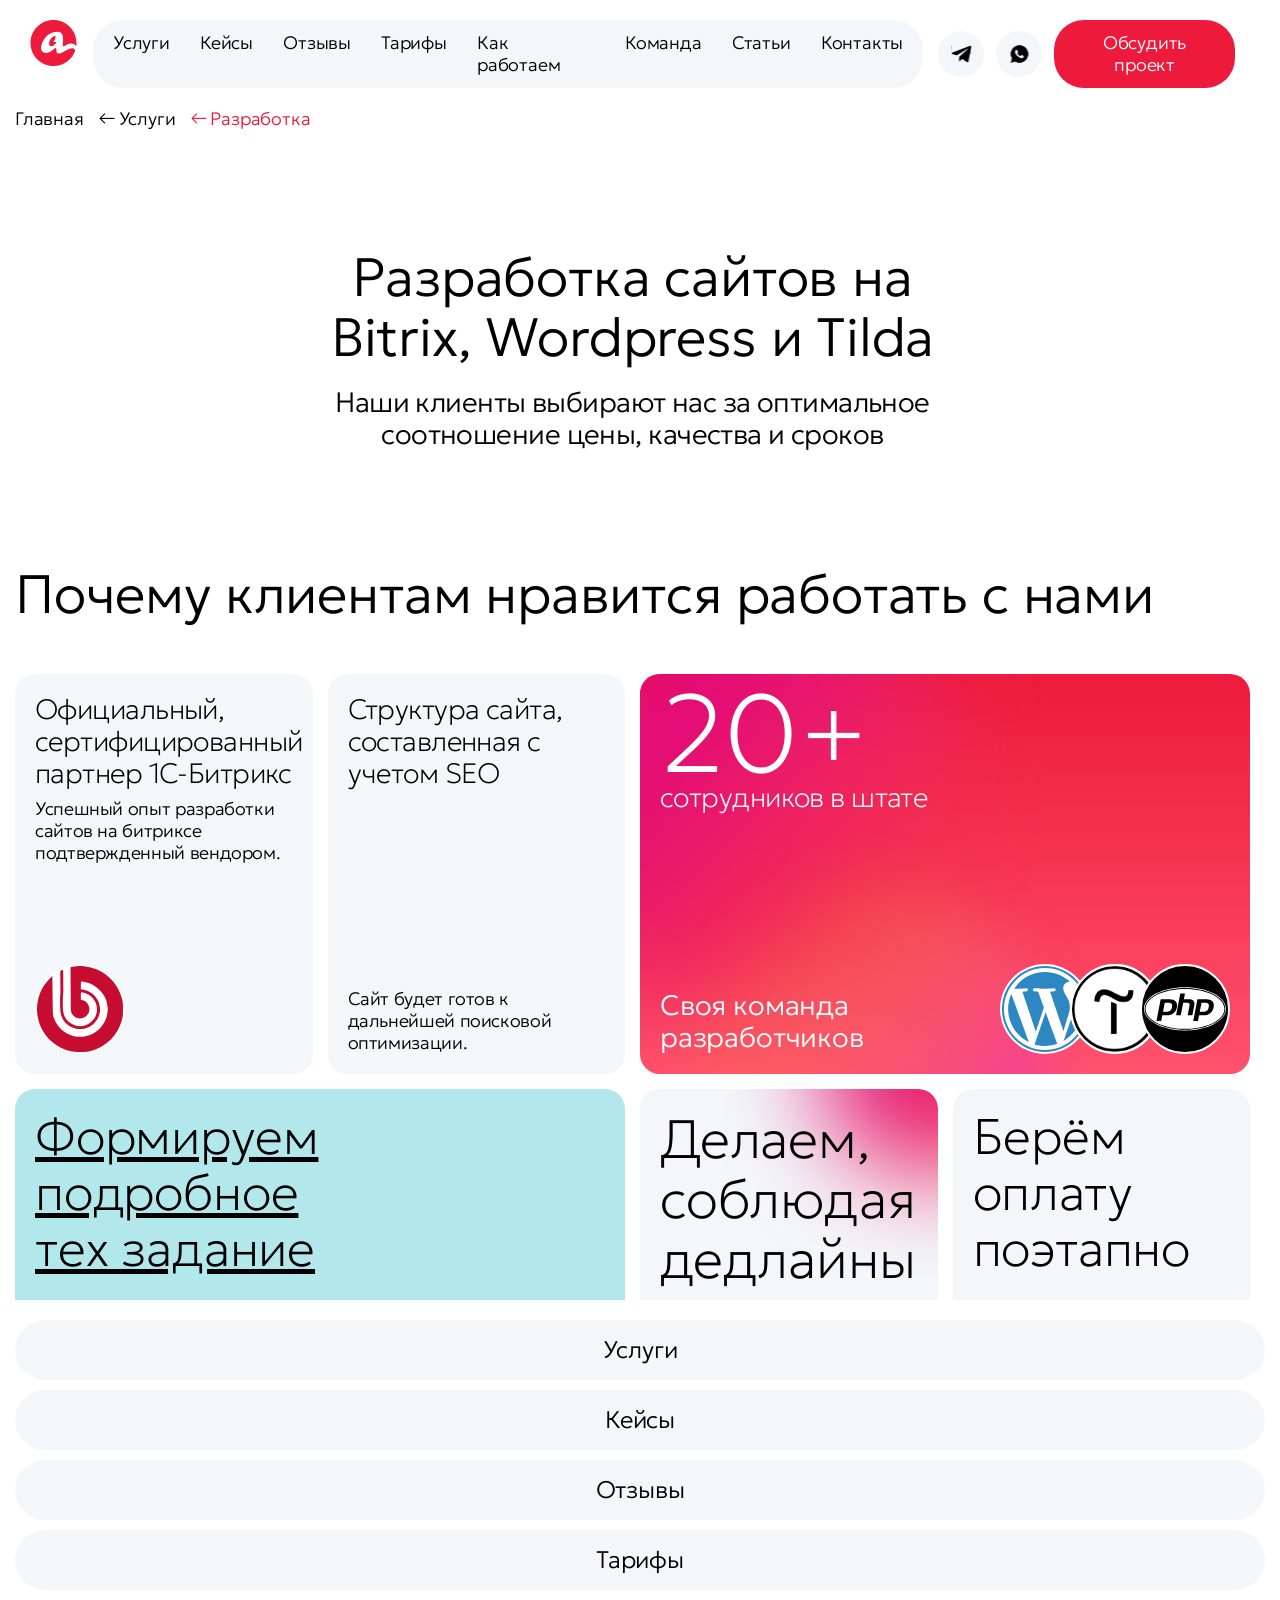
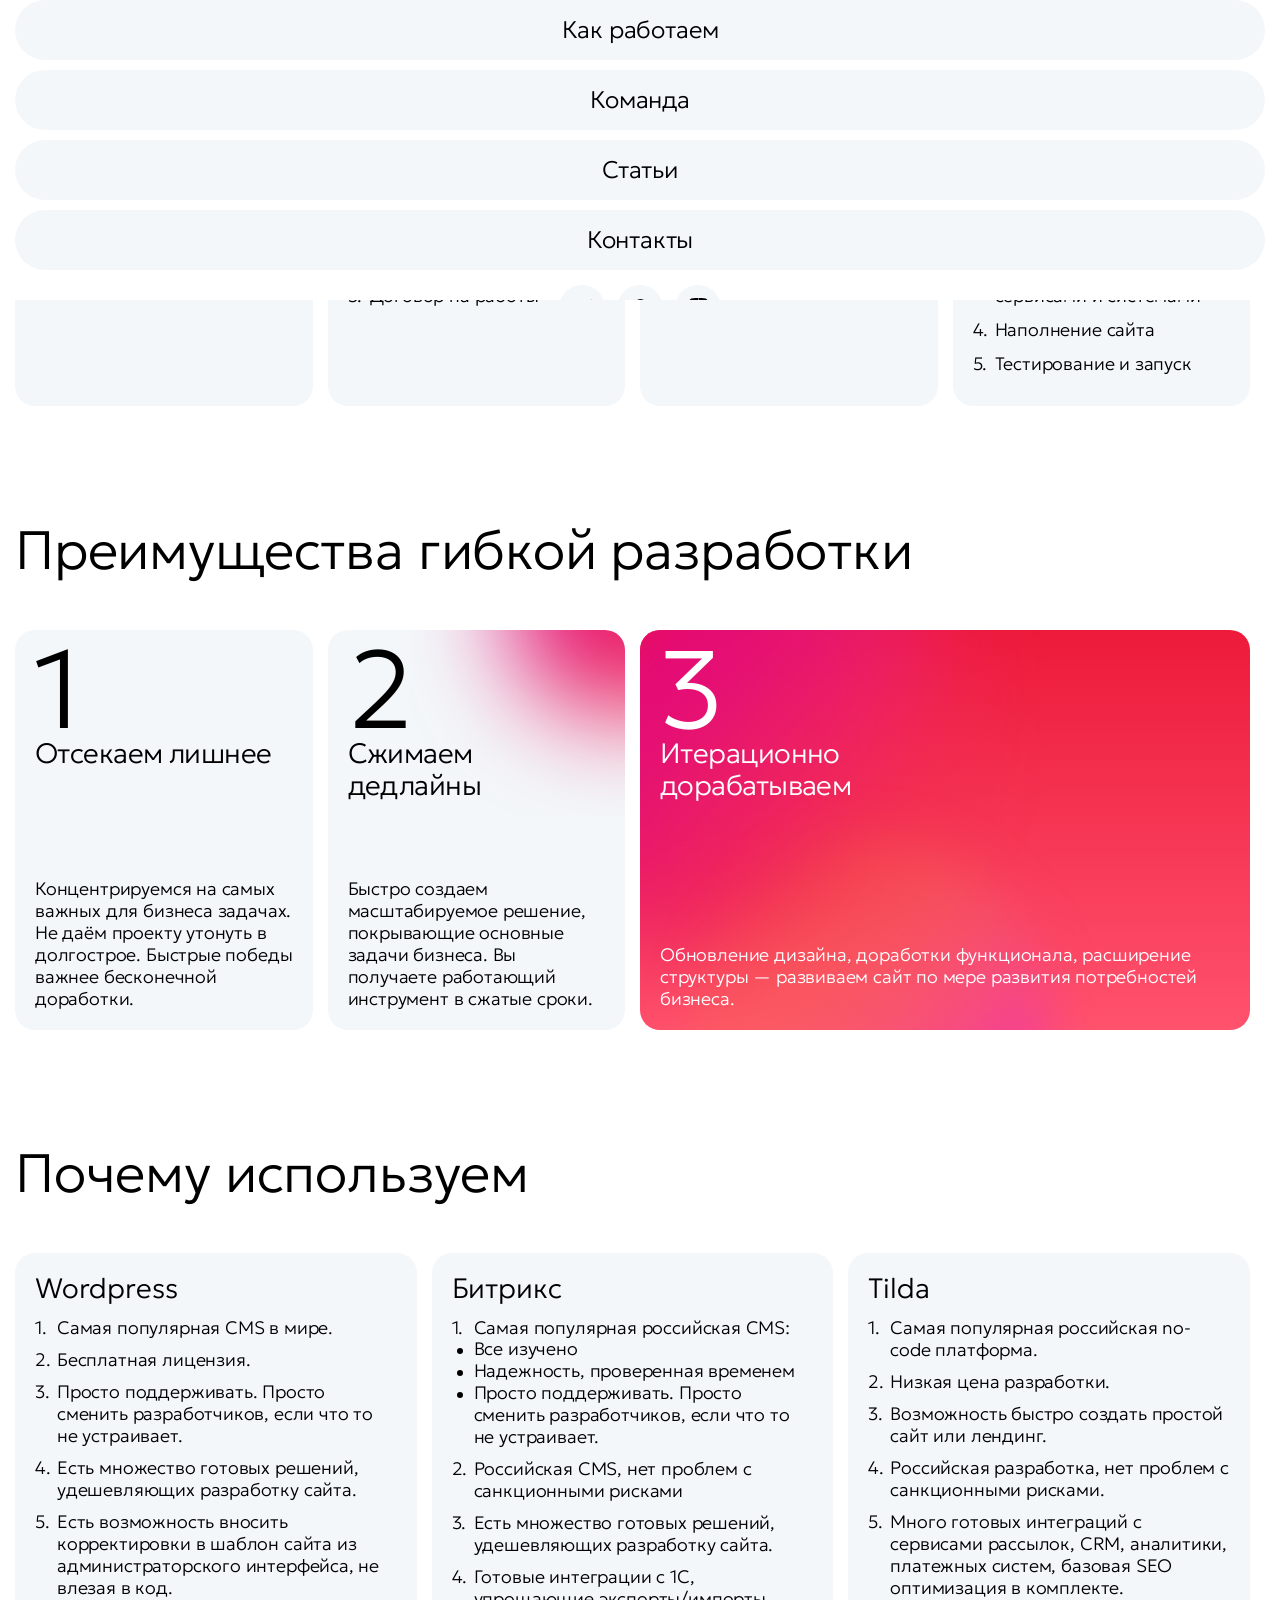
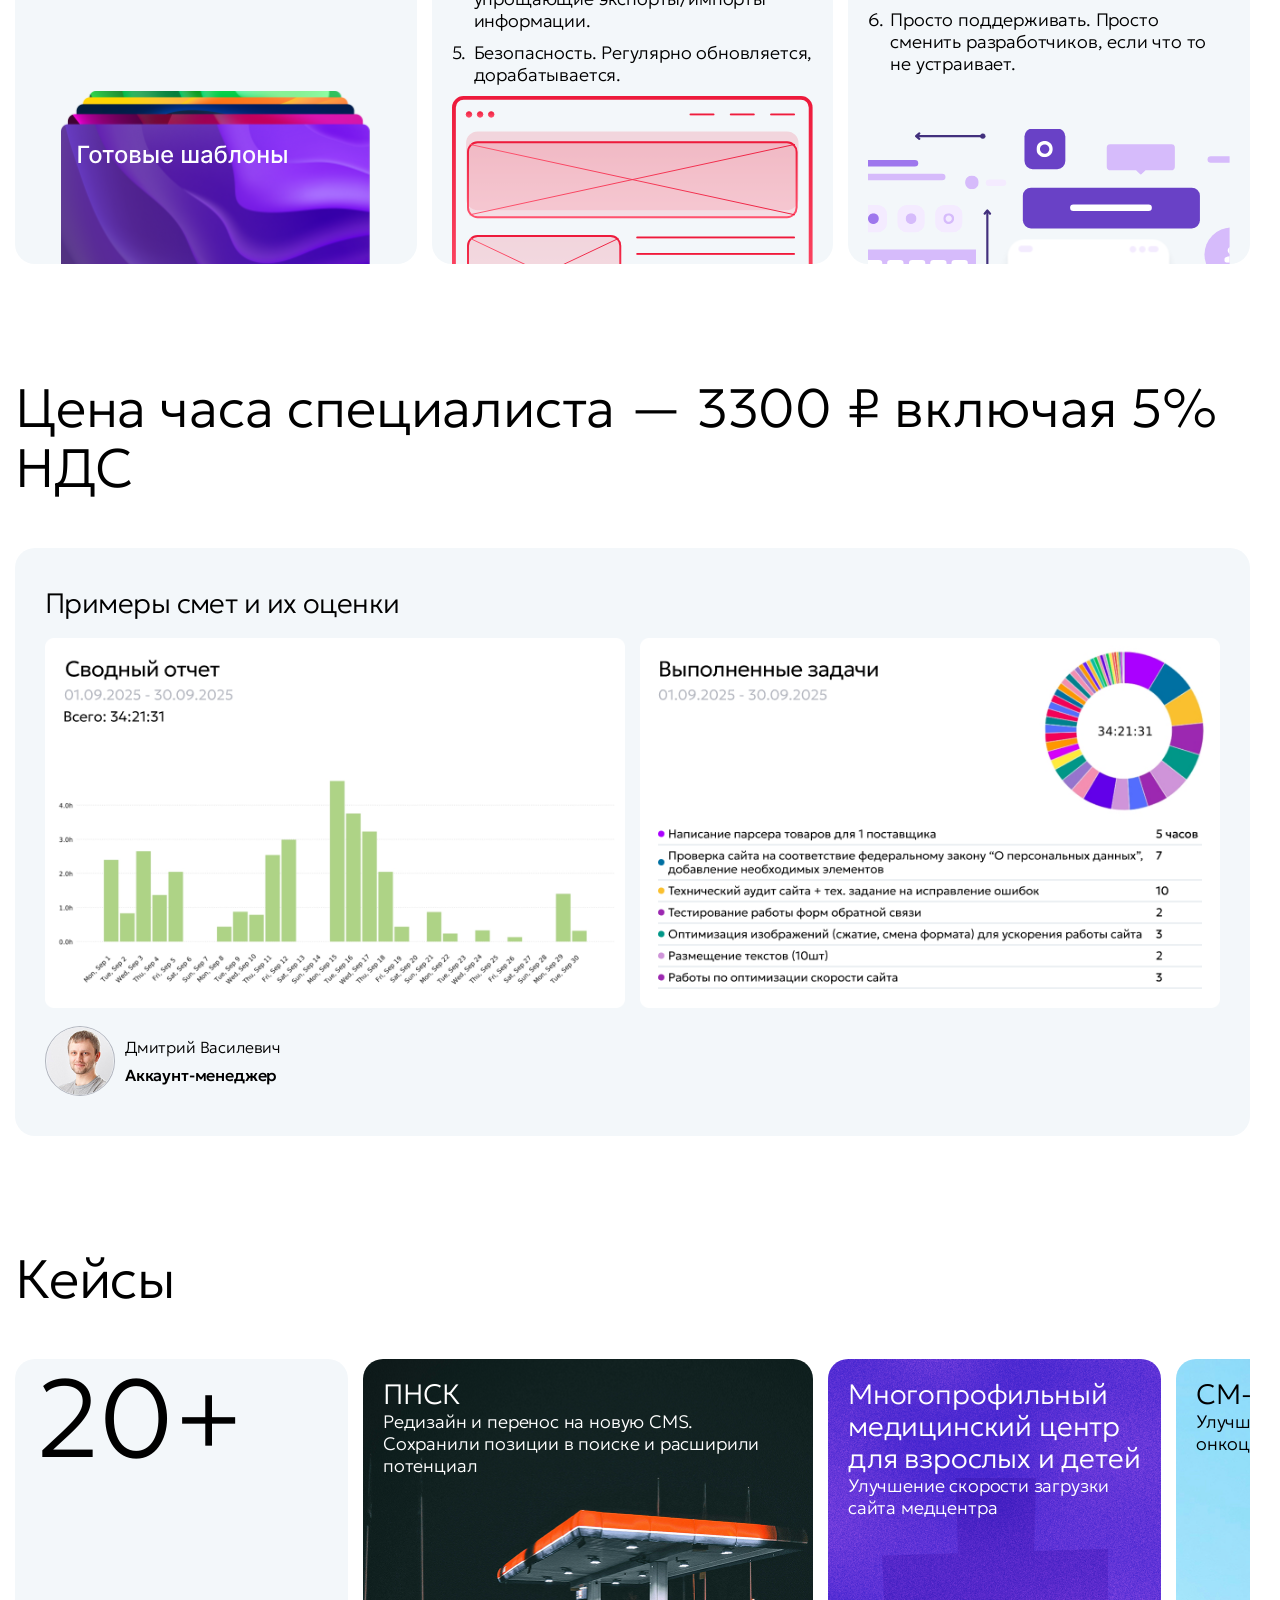
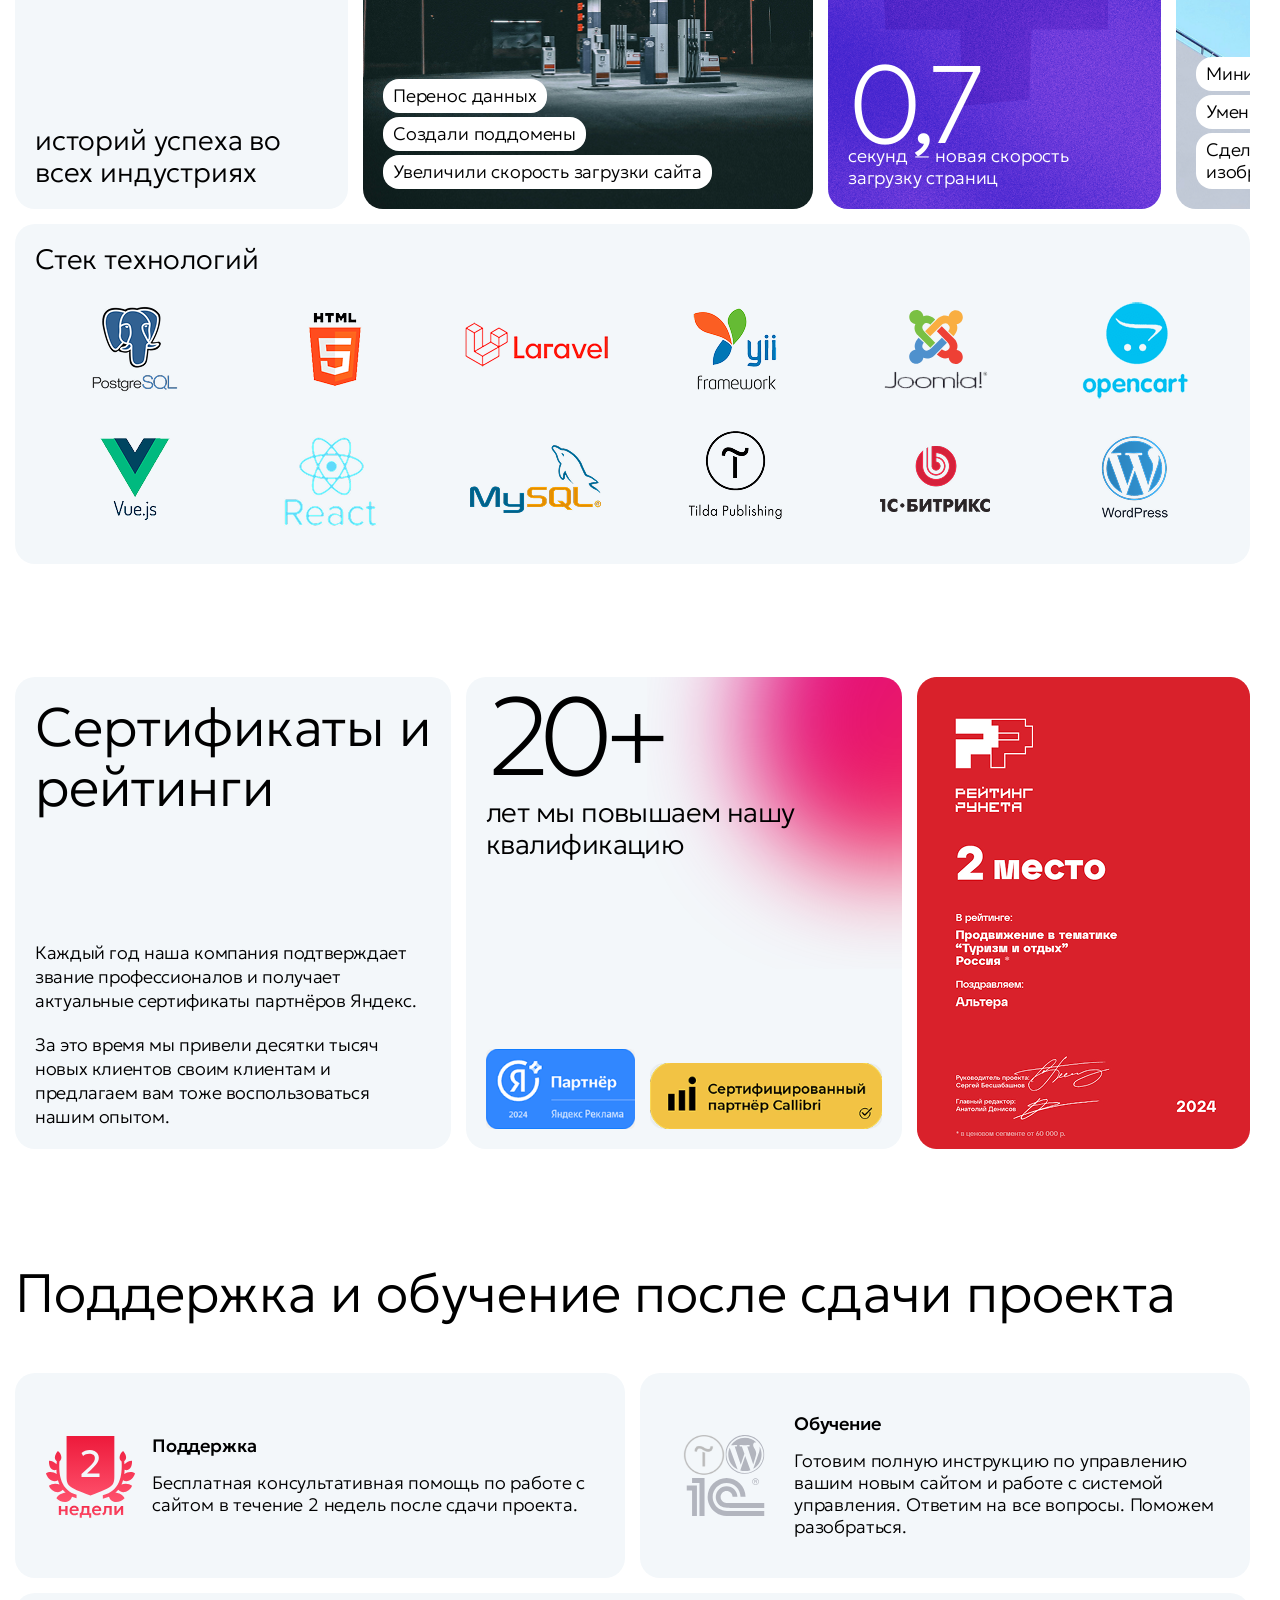
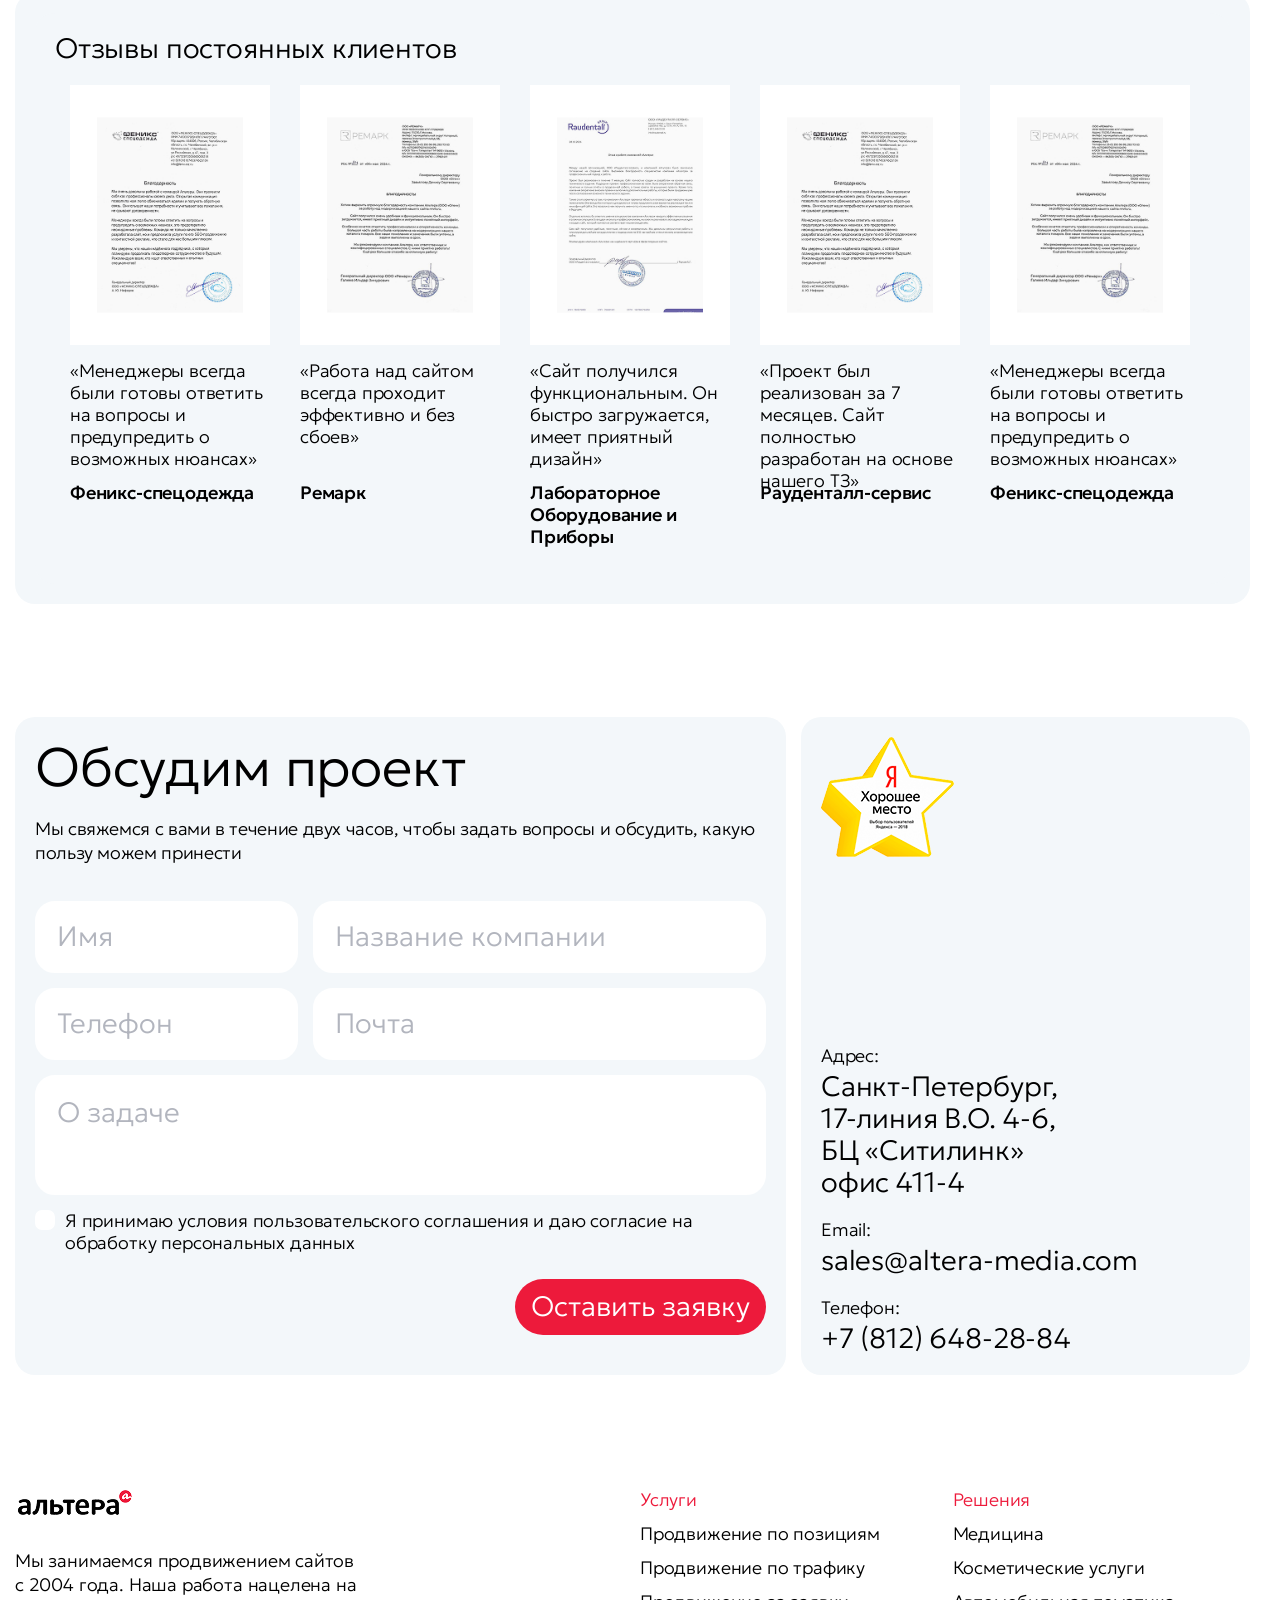
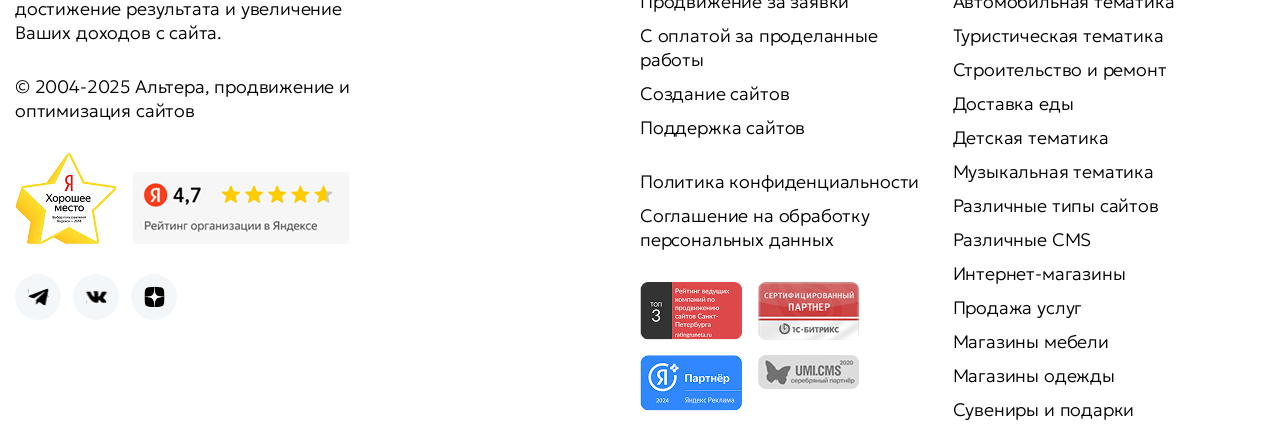
<file: develop.html>
<!doctype html>
<html lang="ru">
	<head>
		<meta charset="UTF-8">
		<meta name="viewport" content="width=device-width, initial-scale=1.0">
		<title>Альтера | Разработка</title>
		<meta name="robots" content="noindex" />
		<link rel="apple-touch-icon" sizes="180x180" href="./assets/images/fav/apple-touch-icon.png">
		<link rel="icon" type="image/png" sizes="32x32" href="./assets/images/fav/favicon-32x32.png">
		<link rel="icon" type="image/png" sizes="16x16" href="./assets/images/fav/favicon-16x16.png">
		<link rel="stylesheet" href="./assets/css/swiper-bundle.min.css">
		<link rel="stylesheet" href="./assets/css/fancybox.css">
		
		<link rel="stylesheet" href="./assets/css/main.css">
		<link rel="stylesheet" href="./assets/css/block-css/team.css">
		<link rel="stylesheet" href="./assets/css/block-css/form.css">
		<link rel="stylesheet" href="./assets/css/block-css/popup.css">
		
		<link rel="stylesheet" href="./assets/css/block-css/home-card.css">
		<link rel="stylesheet" href="./assets/css/block-css/team-home.css">
		<link rel="stylesheet" href="./assets/css/block-css/cases.css">
		<link rel="stylesheet" href="./assets/css/block-css/usability.css">
		<link rel="stylesheet" href="./assets/css/block-css/services_main.css">
		<link rel="stylesheet" href="./assets/css/block-css/rating.css">
		<link rel="stylesheet" href="./assets/css/block-css/recommend.css">
		<link rel="stylesheet" href="./assets/css/block-css/develop.css">
	</head>
	<body class="support">
		<header class="header">
			<div class="container">
				<div class="header__inner">
					<div class="header__nav">
						<a href="/" class="header__nav-logo"><img src="./assets/images/logo-header.svg" alt="Altera Logo" width="47" height="46"></a>
						<nav>
							<ul>
								<li><a href="#services">Услуги</a></li>
								<li><a href="#cases">Кейсы</a></li>
								<li><a href="#reviews">Отзывы</a></li>
								<li><a href="#tariffs">Тарифы</a></li>
								<li><a href="#work">Как работаем</a></li>
								<li><a href="#team">Команда</a></li>
								<li><a href="#">Статьи</a></li>
								<li><a href="#">Контакты</a></li>
							</ul>
						</nav>
					</div>
					<div class="header__socials socials">
						<a href="https://t.me/alteraagency" class="socials__icon"><img src="./assets/images/social-tg.svg" alt="tg"></a>
						<a href="#" class="socials__icon"><img src="./assets/images/social-whatsapp.svg" alt="whatsapp"></a>
						<a href="#form" class="btn">Обсудить проект</a>
					</div>
					<div class="header_burger" id="burger">
						<input type="checkbox" id="burger-checkbox" class="burger-checkbox">
						<label class="burger" for="burger-checkbox"></label>
					</div>
				</div>
			</div>
		</header>
		<main class="content">
			<section class="section container breadcrumbs">
				<div class="breadcrumbs__item">
					<a title="" href="/" class="home" data-fragment="breacrumb-home">
					<span property="name">Главная</span>
					</a>
					<meta property="position" content="1">
				</div>
				<div class="breadcrumbs__item">
					<a title="Услуги" href="#" class="">
						<span property="name">Услуги</span>
					</a>
					<meta property="position" content="2">
				</div>
				<div class="breadcrumbs__item active">
					<span property="name">Разработка</span>
					<meta property="position" content="3">
				</div>
			</section>
			<section class="section container">
				<div class="section__body">
					<h1>Разработка сайтов на <br>Bitrix, Wordpress и Tilda</h1>
					<div class="main__extra-title">
						Наши клиенты выбирают нас за оптимальное соотношение цены, качества и сроков
					</div>
				</div>
			</section>
			<section class="section container home-cards develop">
				<div class="section__body">
					<div class="section__title">
						Почему клиентам нравится работать с нами
					</div>
					<div class="home-cards__list full">
						<div class="home-cards__item">
							<div class="home-cards__item-title medium">Официальный, сертифицированный партнер 1С-Битрикс</div>
							<div class="home-cards__item-text">Успешный опыт разработки сайтов на битриксе подтвержденный вендором.</div>
							<div class="home-cards__item-description">
								<img src="./assets/images/svg/bitrix.svg" alt="">
							</div>
						</div>
						<div class="home-cards__item">
							<div class="home-cards__item-title medium">Структура сайта, составленная с учетом SEO</div>
							<div class="home-cards__item-text">Сайт будет готов к дальнейшей поисковой оптимизации.</div>
						</div>
						<div class="home-cards__item bg-gradient long">
							<div class="home-cards__item-title big">20+</div>
							<div class="home-cards__item-title medium">сотрудников в штате</div>
							<div class="advantages-block__description">
								<div class="advantages-block__description-column">
									<div class="advantages-block__description-text">Своя команда разработчиков</div>
									<div class="advantages-block__team">
										<img class="advantages-block__team-item" src="./assets/images/tech/tech_icon-wp.svg">
										<img class="advantages-block__team-item" src="./assets/images/tech/tech_icon-tilda.svg">
										<img class="advantages-block__team-item" src="./assets/images/tech/tech_icon-php.svg">
									</div>
								</div>
							</div>
						</div>
						<div class="home-cards__item bg-blue long">
							<div class="home-cards__item-title semibig column"><a href="#">Формируем <br>подробное <br>тех задание</a></div>
							<div class="home-cards__item-text">
								Разрабатываем подробное техническое задание и делаем точную оценку объема работ, сроков и стоимости. Фиксируем в договоре цену и объем работ. Соблюдаем конфиденциальность.
							</div>
						</div>
						<div class="home-cards__item bg-gradient-angle">
							<div class="home-cards__item-title">Делаем, соблюдая дедлайны</div>
							<div class="home-cards__item-text">Умеем доводить дело до конца. Контролируем качество и сроки. </div>
						</div>
						<div class="home-cards__item">
							<div class="home-cards__item-title semibig">Берём оплату поэтапно</div>
							<div class="home-cards__item-text">Снижаете риски, не морозите деньги.</div>
						</div>
					</div>
				</div>
			</section>
			<section class="section container stage">
				<div class="section__title">
					Этапы работ
				</div>
				<div class="section__body">
					<div class="stage__list block-row">
						<div class="stage__item block-col">
							<div class="stage__item-label block-label bg-white">
								<svg width="18" height="18" viewBox="0 0 18 18" fill="none" xmlns="http://www.w3.org/2000/svg">
									<circle cx="4.5" cy="4.5" r="4.5" fill="black"/>
									<circle cx="13.5" cy="4.5" r="4.5" fill="black"/>
									<circle cx="4.5" cy="13.5" r="4.5" fill="black"/>
									<circle cx="13.5" cy="13.5" r="4.5" fill="black"/>
								</svg>
								Заявка
							</div>
							<ol>
								<li>
									Предварительная оценка
								</li>
								<li>
									Договор на разработку ТЗ
								</li>
							</ol>
						</div>
						<div class="stage__item block-col">
							<div class="stage__item-label block-label bg-violet-simple">
								<svg width="26" height="23" viewBox="0 0 26 23" fill="none" xmlns="http://www.w3.org/2000/svg">
									<path d="M15.2087 0L15.2087 12.3582H6.5L15.2087 0Z" fill="white"/>
									<path d="M12.7913 23L12.7913 10.6418H21.5L12.7913 23Z" fill="white"/>
								</svg>
								Оценка
							</div>
							<ol>
								<li>
									Составление технического задания
								</li>
								<li>
									Точная оценка
								</li>
								<li>
									Договор на работы
								</li>
							</ol>
						</div>
						<div class="stage__item block-col">
							<div class="stage__item-label block-label bg-blue">
								<svg width="26" height="23" viewBox="0 0 26 23" fill="none" xmlns="http://www.w3.org/2000/svg">
									<path d="M12.0621 0.652913C12.3843 -0.217705 13.6157 -0.217705 13.9379 0.652913L16.3516 7.17599C16.4529 7.44971 16.6687 7.66552 16.9424 7.7668L23.4655 10.1806C24.3361 10.5027 24.3361 11.7341 23.4655 12.0563L16.9424 14.47C16.6687 14.5713 16.4529 14.7871 16.3516 15.0608L13.9379 21.5839C13.6157 22.4545 12.3843 22.4545 12.0621 21.5839L9.64839 15.0608C9.54711 14.7871 9.3313 14.5713 9.05758 14.47L2.5345 12.0563C1.66389 11.7341 1.66389 10.5027 2.53451 10.1806L9.05758 7.7668C9.3313 7.66552 9.54711 7.44971 9.64839 7.17599L12.0621 0.652913Z" fill="black"/>
								</svg>
								Дизайн, если его нет
							</div>
							<ol>
								<li>
									Разработка прототипов 
								</li>
								<li>
									Дизайна или покупка шаблона
								</li>
							</ol>
						</div>
						<div class="stage__item block-col">
							<div class="stage__item-label block-label bg-red">
								<svg width="26" height="20" viewBox="0 0 26 20" fill="none" xmlns="http://www.w3.org/2000/svg">
									<path d="M24.125 0.875001L17.7238 16.9692L6.98638 3.37852L24.125 0.875001ZM1.5 18.75L0.570112 17.573L12.6022 8.067L13.5321 9.24399L14.462 10.421L2.42989 19.927L1.5 18.75Z" fill="white"/>
								</svg>
								Работы
							</div>
							<ol>
								<li>
									Адаптивная верстка
								</li>
								<li>
									Интеграция с CMS
								</li>
								<li>
									Интеграция с внешними сервисами и системами
								</li>
								<li>
									Наполнение сайта
								</li>
								<li>
									Тестирование и запуск
								</li>
							</ol>
						</div>
					</div>
				</div>
			</section>
			<section class="section container recommend develop">
				<div class="section__body">
					<div class="section__title">
						Преимущества гибкой разработки
					</div>
					<div class="advantages">
						<div class="section__body">
							<div class="advantages-block">
								<div class="advantages-block__title big">1</div>
								<div class="advantages-block__extra-title">Отсекаем лишнее</div>
								<div class="advantages-block__description">
									Концентрируемся на самых важных для бизнеса задачах. Не даём проекту утонуть в долгострое. Быстрые победы важнее бесконечной доработки.
								</div>
							</div>
							<div class="advantages-block bg-gradient-top">
								<div class="advantages-block__title big">2</div>
								<div class="advantages-block__extra-title">Сжимаем дедлайны</div>
								<div class="advantages-block__description">
									Быстро создаем масштабируемое решение, покрывающие основные задачи бизнеса. Вы получаете работающий инструмент в сжатые сроки.
								</div>
							</div>
							<div class="advantages-block bg-gradient long">
								<div class="advantages-block__title big">3</div>
								<div class="advantages-block__extra-title">Итерационно <br>дорабатываем</div>
								<div class="advantages-block__description">
									Обновление дизайна, доработки функционала, расширение структуры — развиваем сайт по мере развития потребностей бизнеса. 
								</div>
							</div>
						</div>
					</div>
				</div>
			</section>
			<section class="section container use">
				<div class="section__title">
					Почему используем
				</div>
				<div class="section__body">
					<div class="use__list block-row">
						<div class="use__item block-col">
							<div class="use__item-title">
								Wordpress
							</div>
							<ol>
								<li>Самая популярная CMS в мире.</li>
								<li>Бесплатная лицензия.</li>
								<li>Просто поддерживать. Просто сменить разработчиков, если что то не устраивает.</li>
								<li>Есть множество готовых решений, удешевляющих разработку сайта.</li>
								<li>Есть возможность вносить корректировки в шаблон сайта из администраторского интерфейса, не влезая в код.</li>
							</ol>
							<div class="use__item-img">
								<img src="./assets/images/develop/develop1.svg" alt="Wordpress">
							</div>
						</div>
						<div class="use__item block-col">
							<div class="use__item-title">
								Битрикс
							</div>
							<ol>
								<li>Самая популярная российская CMS:
									<ul>
										<li>Все изучено</li>
										<li>Надежность, проверенная временем</li>
										<li>Просто поддерживать. Просто сменить разработчиков, если что то не устраивает.</li>
									</ul>
								</li>
								<li>Российская CMS, нет проблем с санкционными рисками </li>
								<li>Есть множество готовых решений, удешевляющих разработку сайта.</li>
								<li>Готовые интеграции с 1С, упрощающие экспорты/импорты информации.</li>
								<li>Безопасность. Регулярно обновляется, дорабатывается.</li>
							</ol>
							<div class="use__item-img">
								<img src="./assets/images/develop/develop2.svg" alt="Wordpress">
							</div>
						</div>
						<div class="use__item block-col">
							<div class="use__item-title">
								Tilda
							</div>
							<ol>
								<li>Самая популярная российская no-code платформа.</li>
								<li>Низкая цена разработки.</li>
								<li>Возможность быстро создать простой сайт или лендинг.</li>
								<li>Российская разработка, нет проблем с санкционными рисками.</li>
								<li>Много готовых интеграций с сервисами рассылок, CRM, аналитики, платежных систем, базовая SEO оптимизация в комплекте.</li>
								<li>Просто поддерживать. Просто сменить разработчиков, если что то не устраивает.</li>
							</ol>
							<div class="use__item-img">
								<img src="./assets/images/develop/develop3.svg" alt="Wordpress">
							</div>
						</div>
					</div>
				</div>
			</section>
			<section class="section container team-home">
				<div class="section__body">
					<div class="section__title">
						Цена часа специалиста — 3300 ₽  включая 5% НДС
					</div>
					<div class="team-home__list">
						<div class="team-home__item full full-left">
							<div class="team-home__item-title">
								Примеры смет и их оценки
							</div>
							<div class="team-home__item-content">
								<div class="item">
									<img src="./assets/images/develop/develop4.png" alt="">
								</div>
								<div class="item">
									<img src="./assets/images/develop/develop5.png" alt="">
								</div>
							</div>
							<div class="author">
								<img src="./assets/images/team-2.png" alt="">
								<div class="author__info">
									<div class="author__name">Дмитрий Василевич</div>
									<div class="author__post">Аккаунт-менеджер</div>
								</div>
							</div>
						</div>
					</div>
				</div>
			</section>
			<section class="section container" id="cases">
				<div class="section__body">
					<div class="section__title">
						Кейсы
					</div>
					<div class="advantages usability">
						<div class="advantages-block">
							<div class="advantages-block__title big">20+</div>
							<div class="advantages-block__description">
								историй успеха во всех индустриях
							</div>
						</div>
						<div class="usability-content">
							<div class="swiper slider__usability">
								<div class="usability__list swiper-wrapper">
									<div class="usability__block swiper-slide color-white" style="background-image: url('./assets/images/usability-4.png')">
										<div class="usability__block-title">
											ПНСК
										</div>
										<div class="usability__block-description">
											Редизайн и перенос на новую CMS. Сохранили позиции в поиске и расширили потенциал
										</div>
										<div class="usability__block-text">
											<ul>
												<li>Перенос данных</li>
												<li>Создали поддомены</li>
												<li>Увеличили скорость загрузки сайта</li>
											</ul>
										</div>
									</div>
									<div class="usability__block small white-text swiper-slide"  style="background-image: url('./assets/images/usability-3.jpg')">
										<div class="usability__block-title">
											Многопрофильный медицинский центр для взрослых и детей
										</div>
										<div class="usability__block-description">
											Улучшение скорости загрузки сайта медцентра
										</div>
										<div class="usability__block-text">
											<div class="number">0,7</div>
											<div class="text">секунд — новая скорость загрузку страниц</div>
										</div>
									</div>
									<div class="usability__block swiper-slide" style="background-image: url('./assets/images/usability-5.png')">
										<div class="usability__block-title">
											СМ-клиника
										</div>
										<div class="usability__block-description">
											Улучшение скорости загрузки сайта онкоцентра до 1,3 секунды
										</div>
										<div class="usability__block-text">
											<ul>
												<li>Минимизировали скрипты и CSS-файлы</li>
												<li>Уменьшили DOM-структуру страниц</li>
												<li>Сделали отложенную загрузку изображений</li>
											</ul>
										</div>
									</div>
									<div class="usability__block small swiper-slide bg-blue">
										<div class="usability__block-title">
											ЛОИП
										</div>
										<div class="usability__block-description">
											Разработали удобный интерфейс для перелинковки в админпанели сайта Loip.ru
										</div>
										<div class="usability__block-text">
											<div class="number">-20%</div>
											<div class="text">времени на наполнение сайта </div>
										</div>
									</div>
									<div class="usability__block small swiper-slide bg-gradient">
										<div class="usability__block-title">
											Ремарк
										</div>
										<div class="usability__block-description">
											Настроили импорт от 8 поставщиков для сайта деловых подарков
										</div>
										<div class="usability__block-text">
											<ul>
												<li>Перешли PHP 7.4 на PHP 8.1</li>
												<li>Импортировали товары</li>
												<li>Внедрили доработки на сайте</li>
											</ul>
										</div>
									</div>
									<div class="usability__block swiper-slide color-white" style="background-image: url('./assets/images/usability-6.png')">
										<div class="usability__block-title">
											Фут-Контейнер
										</div>
										<div class="usability__block-description">
											Улучшение скорости загрузки сайта онкоцентра до 1,3 секунды
										</div>
										<div class="usability__block-text">
											<ul>
												<li>Минимизировали скрипты и CSS-файлы</li>
												<li>Уменьшили DOM-структуру страниц</li>
												<li>Сделали отложенную загрузку изображений</li>
											</ul>
										</div>
									</div>
									<div class="usability__block swiper-slide color-white" style="background-image: url('./assets/images/usability-4.png')">
										<div class="usability__block-title">
											ПНСК
										</div>
										<div class="usability__block-description">
											Редизайн и перенос на новую CMS. Сохранили позиции в поиске и расширили потенциал
										</div>
										<div class="usability__block-text">
											<ul>
												<li>Перенос данных</li>
												<li>Создали поддомены</li>
												<li>Увеличили скорость загрузки сайта</li>
											</ul>
										</div>
									</div>
									<div class="usability__block small white-text swiper-slide"  style="background-image: url('./assets/images/usability-3.jpg')">
										<div class="usability__block-title">
											Многопрофильный медицинский центр для взрослых и детей
										</div>
										<div class="usability__block-description">
											Улучшение скорости загрузки сайта медцентра
										</div>
										<div class="usability__block-text">
											<div class="number">0,7</div>
											<div class="text">секунд — новая скорость загрузку страниц</div>
										</div>
									</div>
									<div class="usability__block swiper-slide" style="background-image: url('./assets/images/usability-5.png')">
										<div class="usability__block-title">
											СМ-клиника
										</div>
										<div class="usability__block-description">
											Улучшение скорости загрузки сайта онкоцентра до 1,3 секунды
										</div>
										<div class="usability__block-text">
											<ul>
												<li>Минимизировали скрипты и CSS-файлы</li>
												<li>Уменьшили DOM-структуру страниц</li>
												<li>Сделали отложенную загрузку изображений</li>
											</ul>
										</div>
									</div>
									<div class="usability__block small swiper-slide bg-blue">
										<div class="usability__block-title">
											ЛОИП
										</div>
										<div class="usability__block-description">
											Разработали удобный интерфейс для перелинковки в админпанели сайта Loip.ru
										</div>
										<div class="usability__block-text">
											<div class="number">-20%</div>
											<div class="text">времени на наполнение сайта </div>
										</div>
									</div>
									<div class="usability__block small swiper-slide bg-gradient">
										<div class="usability__block-title">
											Ремарк
										</div>
										<div class="usability__block-description">
											Настроили импорт от 8 поставщиков для сайта деловых подарков
										</div>
										<div class="usability__block-text">
											<ul>
												<li>Перешли PHP 7.4 на PHP 8.1</li>
												<li>Импортировали товары</li>
												<li>Внедрили доработки на сайте</li>
											</ul>
										</div>
									</div>
									<div class="usability__block swiper-slide color-white" style="background-image: url('./assets/images/usability-6.png')">
										<div class="usability__block-title">
											Фут-Контейнер
										</div>
										<div class="usability__block-description">
											Улучшение скорости загрузки сайта онкоцентра до 1,3 секунды
										</div>
										<div class="usability__block-text">
											<ul>
												<li>Минимизировали скрипты и CSS-файлы</li>
												<li>Уменьшили DOM-структуру страниц</li>
												<li>Сделали отложенную загрузку изображений</li>
											</ul>
										</div>
									</div>
								</div>
							</div>
						</div>
					</div>
					<div class="services-main__item full">
						<div class="services-main__title">
							Стек технологий
						</div>
						<div class="slider">
							<div class="slider__swiper swiper slider__clients">
								<div class="slider__list swiper-wrapper">
									<div class="slider__item swiper-slide">
										<div class="clients__item">
											<img src="./assets/images/tech/1c-bitrix.png" alt="" class="tech__logo">
										</div>
									</div>
									<div class="slider__item swiper-slide">
										<div class="clients__item">
											<img src="./assets/images/tech/WordPress.png" alt="" class="tech__logo">
										</div>
									</div>
									<div class="slider__item swiper-slide">
										<div class="clients__item">
											<img src="./assets/images/tech/php.svg" alt="" class="tech__logo">
										</div>
									</div>
									<div class="slider__item swiper-slide">
										<div class="clients__item">
											<img src="./assets/images/tech/JS.svg" alt="" class="tech__logo">
										</div>
									</div>
									<div class="slider__item swiper-slide">
										<div class="clients__item">
											<img src="./assets/images/tech/PostgreSQ.png" alt="" class="tech__logo">
										</div>
									</div>
									<div class="slider__item swiper-slide">
										<div class="clients__item">
											<img src="./assets/images/tech/HTML.png" alt="" class="tech__logo">
										</div>
									</div>
									<div class="slider__item swiper-slide">
										<div class="clients__item">
											<img src="./assets/images/tech/VUE.png" alt="" class="tech__logo">
										</div>
									</div>
									<div class="slider__item swiper-slide">
										<div class="clients__item">
											<img src="./assets/images/tech/react.png" alt="" class="tech__logo">
										</div>
									</div>
									<div class="slider__item swiper-slide">
										<div class="clients__item">
											<img src="./assets/images/tech/laravel.png" alt="" class="tech__logo">
										</div>
									</div>
									<div class="slider__item swiper-slide">
										<div class="clients__item">
											<img src="./assets/images/tech/Yii2.png" alt="" class="tech__logo">
										</div>
									</div>
									<div class="slider__item swiper-slide">
										<div class="clients__item">
											<img src="./assets/images/tech/MySQL.png" alt="" class="tech__logo">
										</div>
									</div>
									<div class="slider__item swiper-slide">
										<div class="clients__item">
											<img src="./assets/images/tech/tilda.png" alt="" class="tech__logo">
										</div>
									</div>
									<div class="slider__item swiper-slide">
										<div class="clients__item">
											<img src="./assets/images/tech/joomla.svg" alt="" class="tech__logo">
										</div>
									</div>
									<div class="slider__item swiper-slide">
										<div class="clients__item">
											<img src="./assets/images/tech/OpenCart.png" alt="" class="tech__logo">
										</div>
									</div>
									<div class="slider__item swiper-slide">
										<div class="clients__item">
											<img src="./assets/images/tech/1c-bitrix.png" alt="" class="tech__logo">
										</div>
									</div>
									<div class="slider__item swiper-slide">
										<div class="clients__item">
											<img src="./assets/images/tech/WordPress.png" alt="" class="tech__logo">
										</div>
									</div>
									<div class="slider__item swiper-slide">
										<div class="clients__item">
											<img src="./assets/images/tech/php.svg" alt="" class="tech__logo">
										</div>
									</div>
									<div class="slider__item swiper-slide">
										<div class="clients__item">
											<img src="./assets/images/tech/JS.svg" alt="" class="tech__logo">
										</div>
									</div>
									<div class="slider__item swiper-slide">
										<div class="clients__item">
											<img src="./assets/images/tech/PostgreSQ.png" alt="" class="tech__logo">
										</div>
									</div>
									<div class="slider__item swiper-slide">
										<div class="clients__item">
											<img src="./assets/images/tech/HTML.png" alt="" class="tech__logo">
										</div>
									</div>
									<div class="slider__item swiper-slide">
										<div class="clients__item">
											<img src="./assets/images/tech/VUE.png" alt="" class="tech__logo">
										</div>
									</div>
									<div class="slider__item swiper-slide">
										<div class="clients__item">
											<img src="./assets/images/tech/react.png" alt="" class="tech__logo">
										</div>
									</div>
									<div class="slider__item swiper-slide">
										<div class="clients__item">
											<img src="./assets/images/tech/laravel.png" alt="" class="tech__logo">
										</div>
									</div>
									<div class="slider__item swiper-slide">
										<div class="clients__item">
											<img src="./assets/images/tech/Yii2.png" alt="" class="tech__logo">
										</div>
									</div>
									<div class="slider__item swiper-slide">
										<div class="clients__item">
											<img src="./assets/images/tech/MySQL.png" alt="" class="tech__logo">
										</div>
									</div>
									<div class="slider__item swiper-slide">
										<div class="clients__item">
											<img src="./assets/images/tech/tilda.png" alt="" class="tech__logo">
										</div>
									</div>
									<div class="slider__item swiper-slide">
										<div class="clients__item">
											<img src="./assets/images/tech/joomla.svg" alt="" class="tech__logo">
										</div>
									</div>
									<div class="slider__item swiper-slide">
										<div class="clients__item">
											<img src="./assets/images/tech/OpenCart.png" alt="" class="tech__logo">
										</div>
									</div>
								</div>
							</div>
						</div>
					</div>
				</div>
			</section>
			<section class="section container rating">
				<div class="section__body">
					<div class="rating__list">
						<div class="rating__item">
							<div class="rating__item-title">
								Сертификаты и рейтинги
							</div>
							<div class="rating__item-content">
								<p>Каждый год наша компания подтверждает звание профессионалов и получает актуальные сертификаты партнёров Яндекс.</p>
								<p>За это время мы привели десятки тысяч новых клиентов своим клиентам и предлагаем вам тоже воспользоваться нашим опытом.</p>
							</div>
						</div>
						<div class="rating__item bg-gradient-half">
							<div class="rating__item-title">
								<div class="big">
									20+
								</div>
								<div class="small">
									лет мы повышаем нашу квалификацию
								</div>
							</div>
							<div class="rating__item-content flex-img">
								<p><img src="./assets/images/kontext/rating_icon1.png" alt=""></p>
								<p><img src="./assets/images/kontext/rating_icon2.png" alt=""></p>
							</div>
						</div>
						<div class="rating__item padding-none">
							<img src="./assets/images/kontext/rating_icon3.png" alt="">
						</div>
					</div>
				</div>
			</section>
			<section class="section container support-and-learn">
				<div class="section__title">
					Поддержка и обучение после сдачи проекта
				</div>
				<div class="section__body">
					<div class="support-and-learn__list block-row">
						<div class="support-and-learn__item block-col">
							<div class="support-and-learn__item-icon">
								<img src="./assets/images/develop/develop6.svg" alt="">
							</div>
							<div class="support-and-learn__item-text">
								<div class="title">
									Поддержка
								</div>
								<div class="description">
									Бесплатная консультативная помощь по работе с сайтом в течение 2 недель после сдачи проекта.
								</div>
							</div>
						</div>
						<div class="support-and-learn__item block-col">
							<div class="support-and-learn__item-icon">
								<img src="./assets/images/develop/develop7.svg" alt="">
							</div>
							<div class="support-and-learn__item-text">
								<div class="title">
									Обучение
								</div>
								<div class="description">
									Готовим полную инструкцию по управлению вашим новым сайтом и работе с системой управления. Ответим на все вопросы. Поможем разобраться. 
								</div>
							</div>
						</div>
						<div class="support-and-learn__item block-col full reviews">
							<div class="reviews">
								<h2 class="reviews__title">Отзывы постоянных клиентов</h2>
								<div class="slider">
									<div class="slider__swiper swiper slider__reviews">
										<div class="slider__list swiper-wrapper">
											<div class="slider__item swiper-slide">
												<div class="reviews-block">
													<div class="reviews-block__image">
														<img data-modal="reviews" class="js-open-modal" src="./assets/images/ReviewsBlock-1.jpg" alt="">
														<div data-modal="reviews" class="btn js-open-modal">Читать отзыв</div>
													</div>
													<div class="reviews-block__title">«Менеджеры всегда были готовы ответить на вопросы и предупредить о возможных нюансах»</div>
													<div class="reviews-block__company">Феникс-спецодежда</div>
												</div>
											</div>
											<div class="slider__item swiper-slide">
												<div class="reviews-block">
													<div class="reviews-block__image">
														<img data-modal="reviews" class="js-open-modal" src="./assets/images/ReviewsBlock-2.jpg" alt="">
														<div data-modal="reviews" class="btn js-open-modal">Читать отзыв</div>
													</div>
													<div class="reviews-block__title">«Работа над сайтом всегда проходит эффективно и без сбоев»</div>
													<div class="reviews-block__company">Ремарк</div>
												</div>
											</div>
											<div class="slider__item swiper-slide">
												<div class="reviews-block">
													<div class="reviews-block__image">
														<img data-modal="reviews" class="js-open-modal" src="./assets/images/ReviewsBlock-3.jpg" alt="">
														<div data-modal="reviews" class="btn js-open-modal">Читать отзыв</div>
													</div>
													<div class="reviews-block__title">«Сайт получился функциональным. Он быстро загружается, имеет приятный дизайн»</div>
													<div class="reviews-block__company">Лабораторное Оборудование и Приборы</div>
												</div>
											</div>
											<div class="slider__item swiper-slide">
												<div class="reviews-block">
													<div class="reviews-block__image">
														<img data-modal="reviews" class="js-open-modal" src="./assets/images/ReviewsBlock-1.jpg" alt="">
														<div data-modal="reviews" class="btn js-open-modal">Читать отзыв</div>
													</div>
													<div class="reviews-block__title">«Проект был реализован за 7 месяцев. Сайт полностью разработан на основе нашего ТЗ»</div>
													<div class="reviews-block__company">Рауденталл-сервис</div>
												</div>
											</div>
											<div class="slider__item swiper-slide">
												<div class="reviews-block">
													<div class="reviews-block__image">
														<img data-modal="reviews" class="js-open-modal" src="./assets/images/ReviewsBlock-2.jpg" alt="">
														<div data-modal="reviews" class="btn js-open-modal">Читать отзыв</div>
													</div>
													<div class="reviews-block__title">«Менеджеры всегда были готовы ответить на вопросы и предупредить о возможных нюансах»</div>
													<div class="reviews-block__company">Феникс-спецодежда</div>
												</div>
											</div>
											<div class="slider__item swiper-slide">
												<div class="reviews-block">
													<div class="reviews-block__image">
														<img data-modal="reviews" class="js-open-modal" src="./assets/images/ReviewsBlock-3.jpg" alt="">
														<div data-modal="reviews" class="btn js-open-modal">Читать отзыв</div>
													</div>
													<div class="reviews-block__title">«Работа над сайтом всегда проходит эффективно и без сбоев»</div>
													<div class="reviews-block__company">Ремарк</div>
												</div>
											</div>
											<div class="slider__item swiper-slide">
												<div class="reviews-block">
													<div class="reviews-block__image">
														<img data-modal="reviews" class="js-open-modal" src="./assets/images/ReviewsBlock-1.jpg" alt="">
														<div data-modal="reviews" class="btn js-open-modal">Читать отзыв</div>
													</div>
													<div class="reviews-block__title">«Проект был реализован за 7 месяцев. Сайт полностью разработан на основе нашего ТЗ»</div>
													<div class="reviews-block__company">Рауденталл-сервис</div>
												</div>
											</div>
											<div class="slider__item swiper-slide">
												<div class="reviews-block">
													<div class="reviews-block__image">
														<img data-modal="reviews" class="js-open-modal" src="./assets/images/ReviewsBlock-2.jpg" alt="">
														<div data-modal="reviews" class="btn js-open-modal">Читать отзыв</div>
													</div>
													<div class="reviews-block__title">«Менеджеры всегда были готовы ответить на вопросы и предупредить о возможных нюансах»</div>
													<div class="reviews-block__company">Феникс-спецодежда</div>
												</div>
											</div>
											<div class="slider__item swiper-slide">
												<div class="reviews-block">
													<div class="reviews-block__image">
														<img data-modal="reviews" class="js-open-modal" src="./assets/images/ReviewsBlock-3.jpg" alt="">
														<div data-modal="reviews" class="btn js-open-modal">Читать отзыв</div>
													</div>
													<div class="reviews-block__title">«Работа над сайтом всегда проходит эффективно и без сбоев»</div>
													<div class="reviews-block__company">Ремарк</div>
												</div>
											</div>
										</div>
									</div>
								</div>
							</div>
						</div>
					</div>
				</div>
			</section>
			<section class="section container contacts" id="form">
				<div class="section__body">
					<div class="contacts__form multicolor__block">
						<div class="section__title">
							Обсудим проект
						</div>
						<div class="section__extra">
							Мы свяжемся с вами в течение двух часов, чтобы задать вопросы и обсудить, какую пользу можем принести
						</div>
						<div class="fields">
							<div class="form-field fields__item">
								<input type="text" placeholder="Имя" name="username">
							</div>
							<div class="form-field cfields__item">
								<input type="text" placeholder="Название компании" name="usercompany">
							</div>
							<div class="form-field fields__item">
								<input type="text" placeholder="Телефон" name="userphone" autocomplete="tel">
							</div>
							<div class="form-field fields__item">
								<input type="text" placeholder="Почта" name="useremail">
							</div>
							<div class="form-field fields__item full">
								<textarea placeholder="О задаче" name="usercomment"></textarea>
							</div>
							<div class="form-field fields__item full">
								<input type="checkbox" id="usercheckbox">
								<label for="usercheckbox">Я принимаю условия пользовательского соглашения и даю согласие на обработку персональных данных</label>
							</div>
							<div class="form-field full form-bottom">
								<div class="error">
									<span class="error-text">Поле не может быть пустым</span>
								</div>
								<button class="btn">Оставить заявку</button>
							</div>
						</div>
					</div>
					<div class="contacts__info multicolor__block">
						<img width="133" height="120" src="./assets/images/yandex_star.png" alt="Яндекс">
						<div class="contacts__list">
							<div class="contacts__block">
								<div class="contacts__block-title">
									Адрес:
								</div>
								<div class="contacts__block-value">
									Санкт-Петербург, <br>17-линия В.О. 4-6, <br>БЦ «Ситилинк» <br>офис 411-4
								</div>
							</div>
							<div class="contacts__block">
								<div class="contacts__block-title">
									Email:
								</div>
								<div class="contacts__block-value">
									<a href="mailto:sales@altera-media.com">sales@altera-media.com</a>
								</div>
							</div>
							<div class="contacts__block">
								<div class="contacts__block-title">
									Телефон:
								</div>
								<div class="contacts__block-value">
									<a href="tel:+78126482884">+7 (812) 648-28-84</a>
								</div>
							</div>
						</div>
					</div>
				</div>
			</section>
		</main>
		<footer class="footer section container">
			<div class="footer__body">
				<div class="footer__info">
					<div class="footer__info-logo">
						<a href="/"><img src="./assets/images/logo.png" alt="logo"></a>
					</div>
					<div class="footer__info-description">
						Мы занимаемся продвижением сайтов с 2004 года. Наша работа нацелена на достижение результата и увеличение Ваших доходов с сайта.
					</div>
					<div class="footer__info-copyright">
						© 2004-2025 Альтера, продвижение и оптимизация сайтов
					</div>
					<div class="footer__info-badge">
						<img src="./assets/images/badge-gooplace.png" alt="gooplace">
						<img src="./assets/images/badge-yandexrating.png" alt="yandexrating">
					</div>
					<div class="footer__info-social socials">
						<a href="https://t.me/alteraagency" class="socials__icon"><img src="./assets/images/social-tg.svg" alt="tg"></a>
						<a href="https://vk.com/altera_media" class="socials__icon"><img src="./assets/images/social-vk.svg" alt="whatsapp"></a>
						<a href="#" class="socials__icon"><img src="./assets/images/social-dzen.svg" alt="dzen"></a>
					</div>
				</div>
				<div class="footer__menu">
					<div class="footer__column">
						<div class="footer__menu-title">Услуги</div>
						<ul>
							<li><a href="#">Продвижение по позициям</a></li>
							<li><a href="#">Продвижение по трафику</a></li>
							<li><a href="#">Продвижение за заявки</a></li>
							<li><a href="#">С оплатой за проделанные работы</a></li>
							<li><a href="#">Создание сайтов</a></li>
							<li><a href="#">Поддержка сайтов</a></li>
						</ul>
						<ul>
							<li><a href="#">Политика конфиденциальности</a></li>
							<li><a href="#">Соглашение на обработку персональных данных</a></li>
						</ul>
						<div class="footer__partners">
							<a href="#" target="_blank"><img src="./assets/images/partners-1.png" alt=""></a>
							<a href="#" target="_blank"><img src="./assets/images/partners-2.png" alt=""></a>
							<a href="#" target="_blank"><img src="./assets/images/partners-3.png" alt=""></a>
							<a href="#" target="_blank"><img src="./assets/images/partners-4.png" alt=""></a>
						</div>
					</div>
					<div class="footer__column">
						<div class="footer__menu-title">Решения</div>
						<ul>
							<li><a href="#">Медицина
							<li><a href="#">Косметические услуги</a></li>
							<li><a href="#">Автомобильная тематика</a></li>
							<li><a href="#">Туристическая тематика</a></li>
							<li><a href="#">Строительство и ремонт</a></li>
							<li><a href="#">Доставка еды</a></li>
							<li><a href="#">Детская тематика</a></li>
							<li><a href="#">Музыкальная тематика</a></li>
							<li><a href="#">Различные типы сайтов</a></li>
							<li><a href="#">Различные CMS</a></li>
							<li><a href="#">Интернет-магазины</a></li>
							<li><a href="#">Продажа услуг</a></li>
							<li><a href="#">Магазины мебели</a></li>
							<li><a href="#">Магазины одежды</a></li>
							<li><a href="#">Сувениры и подарки</a></li>
						</ul>
					</div>
				</div>
			</div>
		</footer>
		
		<div class="mobile-menu">
			<div class="mobile-menu__inner">
				<ul>
					<li><a href="#services">Услуги</a></li>
					<li><a href="#cases">Кейсы</a></li>
					<li><a href="#reviews">Отзывы</a></li>
					<li><a href="#tariffs">Тарифы</a></li>
					<li><a href="#work">Как работаем</a></li>
					<li><a href="#team">Команда</a></li>
					<li><a href="#">Статьи</a></li>
					<li><a href="#">Контакты</a></li>
				</ul>
			</div>
			<div class="mobile-menu__social socials">
				<a href="https://t.me/alteraagency" class="socials__icon"><img src="./assets/images/social-tg.svg" alt="tg"></a>
				<a href="#" class="socials__icon"><img src="./assets/images/social-whatsapp.svg" alt="whatsapp"></a>
				<a href="#" class="socials__icon"><img src="./assets/images/social-dzen.svg" alt="dzen"></a>
			</div>
		</div>
		
		<div class="popup" id="popup-review" data-modal="reviews">
			<div class="popup__inner">
				<div class="popup__review">
					<div class="popup__review-img">
						<img src="./assets/images/review-full.png" alt="Отзыв" width="450" height="586">
					</div>
					<div class="popup__review-content">
						<p>Мы очень довольны работой с командой Альтеры. Они проявили себя как профессионалы своего дела. Открытая коммуникация позволила нам легко обмениваться идеями и получать обратную связь. Они слышат наши потребности и учитывают все пожелания, не срывают договоренности.</p>
						<p>Менеджеры всегда были готовы ответить на вопросы и предупредить о возможных нюансах, это предотвратило неожиданные проблемы. Команда не только качественно разработала сайт, но и предложила услуги по его ЗЕО-продвижению и контекстной рекламе, что стало для нас большим плюсом.</p>
						<p>Мы уверены, что нашли надёжного подрядчика, с которым планируем продолжать плодотворное сотрудничество в будущем. Рекомендуем всем, кто ищет ответственных и опытных специалистов!</p>
						
						<div class="popup__review-company">
							Феникс-спецодежда
						</div>
					</div>
				</div>
				<div class="close">
					<svg width="10" height="10" viewBox="0 0 10 10" fill="none" xmlns="http://www.w3.org/2000/svg">
						<path d="M1.28033 0.21967C0.987437 -0.0732233 0.512563 -0.0732233 0.21967 0.21967C-0.0732233 0.512563 -0.0732233 0.987437 0.21967 1.28033L3.93934 5L0.21967 8.71967C-0.0732233 9.01256 -0.0732233 9.48744 0.21967 9.78033C0.512563 10.0732 0.987437 10.0732 1.28033 9.78033L5 6.06066L8.71967 9.78033C9.01256 10.0732 9.48744 10.0732 9.78033 9.78033C10.0732 9.48744 10.0732 9.01256 9.78033 8.71967L6.06066 5L9.78033 1.28033C10.0732 0.987437 10.0732 0.512563 9.78033 0.21967C9.48744 -0.0732233 9.01256 -0.0732233 8.71967 0.21967L5 3.93934L1.28033 0.21967Z" fill="black"/>
					</svg>
				</div>
			</div>
		</div>
		
		<div class="overlay"></div>
		<script src="./assets/js/fancybox.umd.js"></script>
		<script src="./assets/js/swiper-bundle.min.js"></script>
		<script src="./assets/js/inputmask.min.js"></script>
		<script src="./assets/js/modal.js"></script>
		<script src="./assets/js/main.js"></script>
	</body>
</html>
</file>
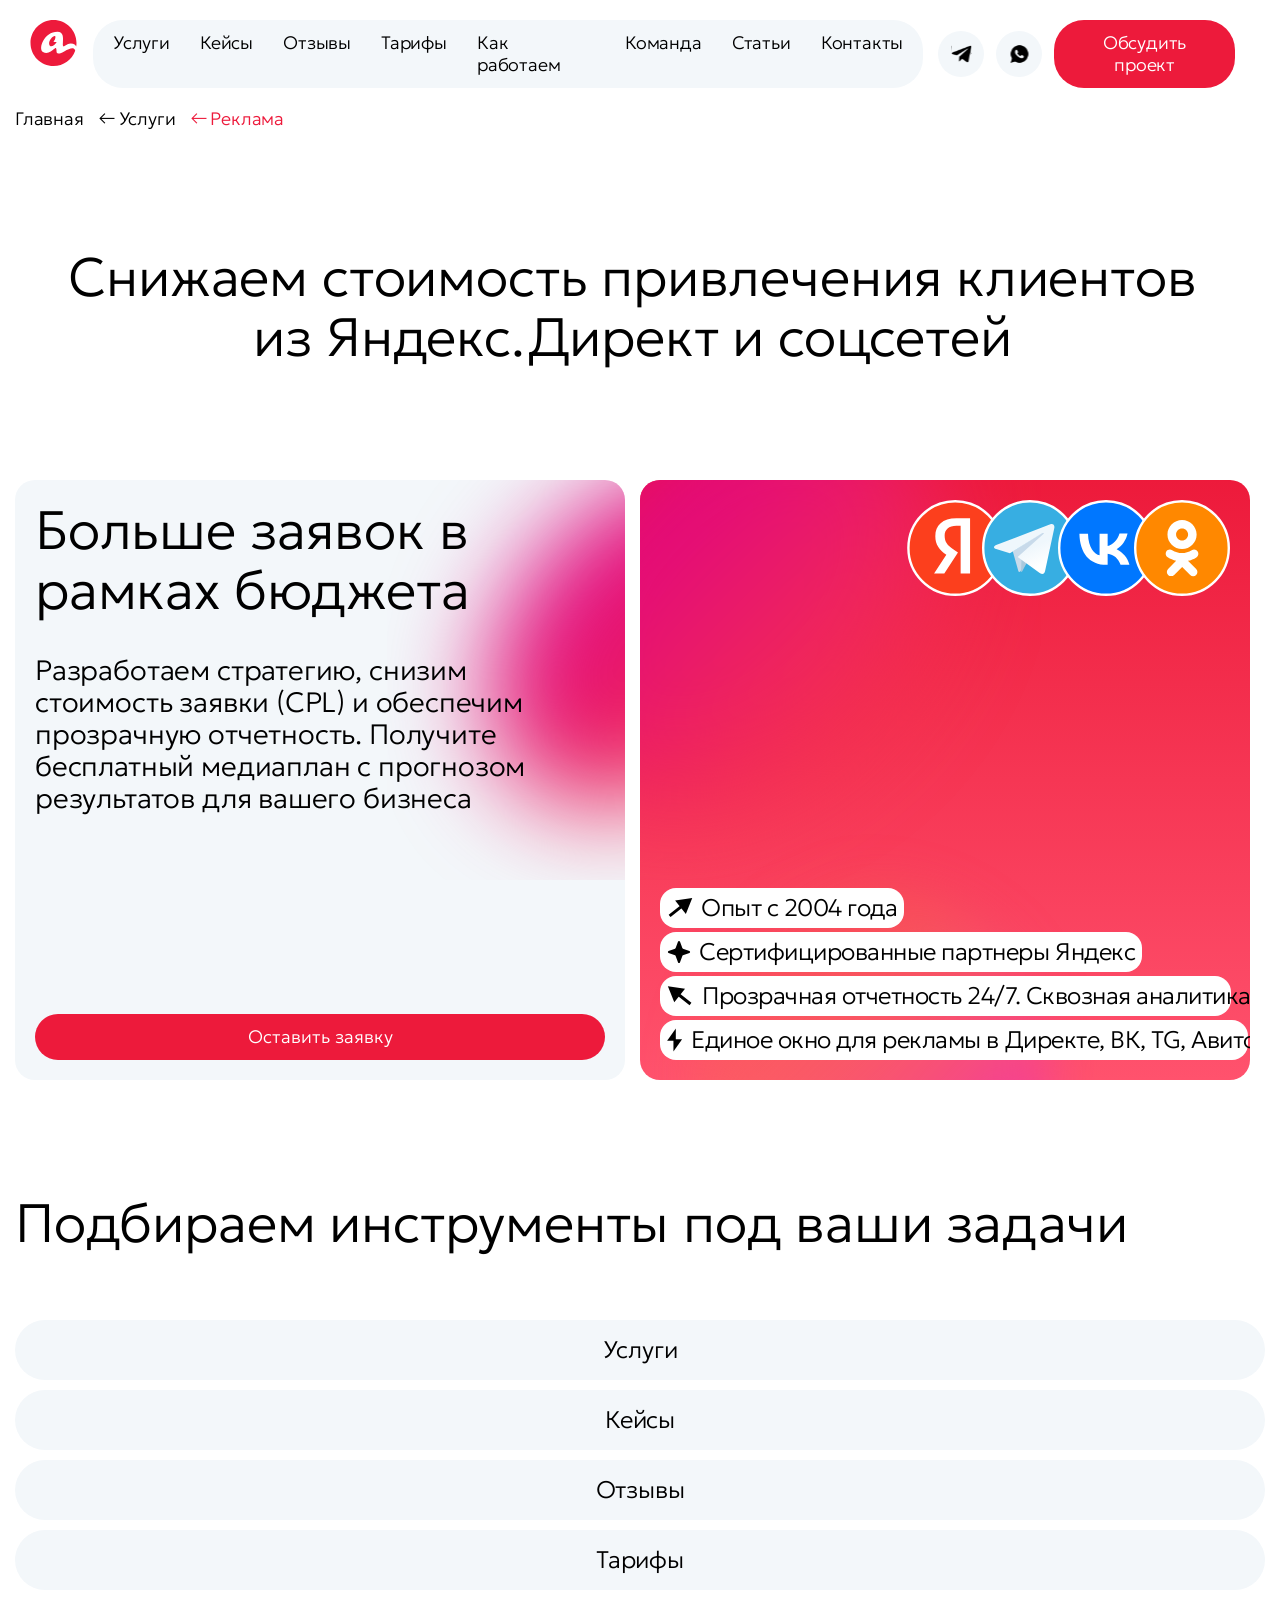
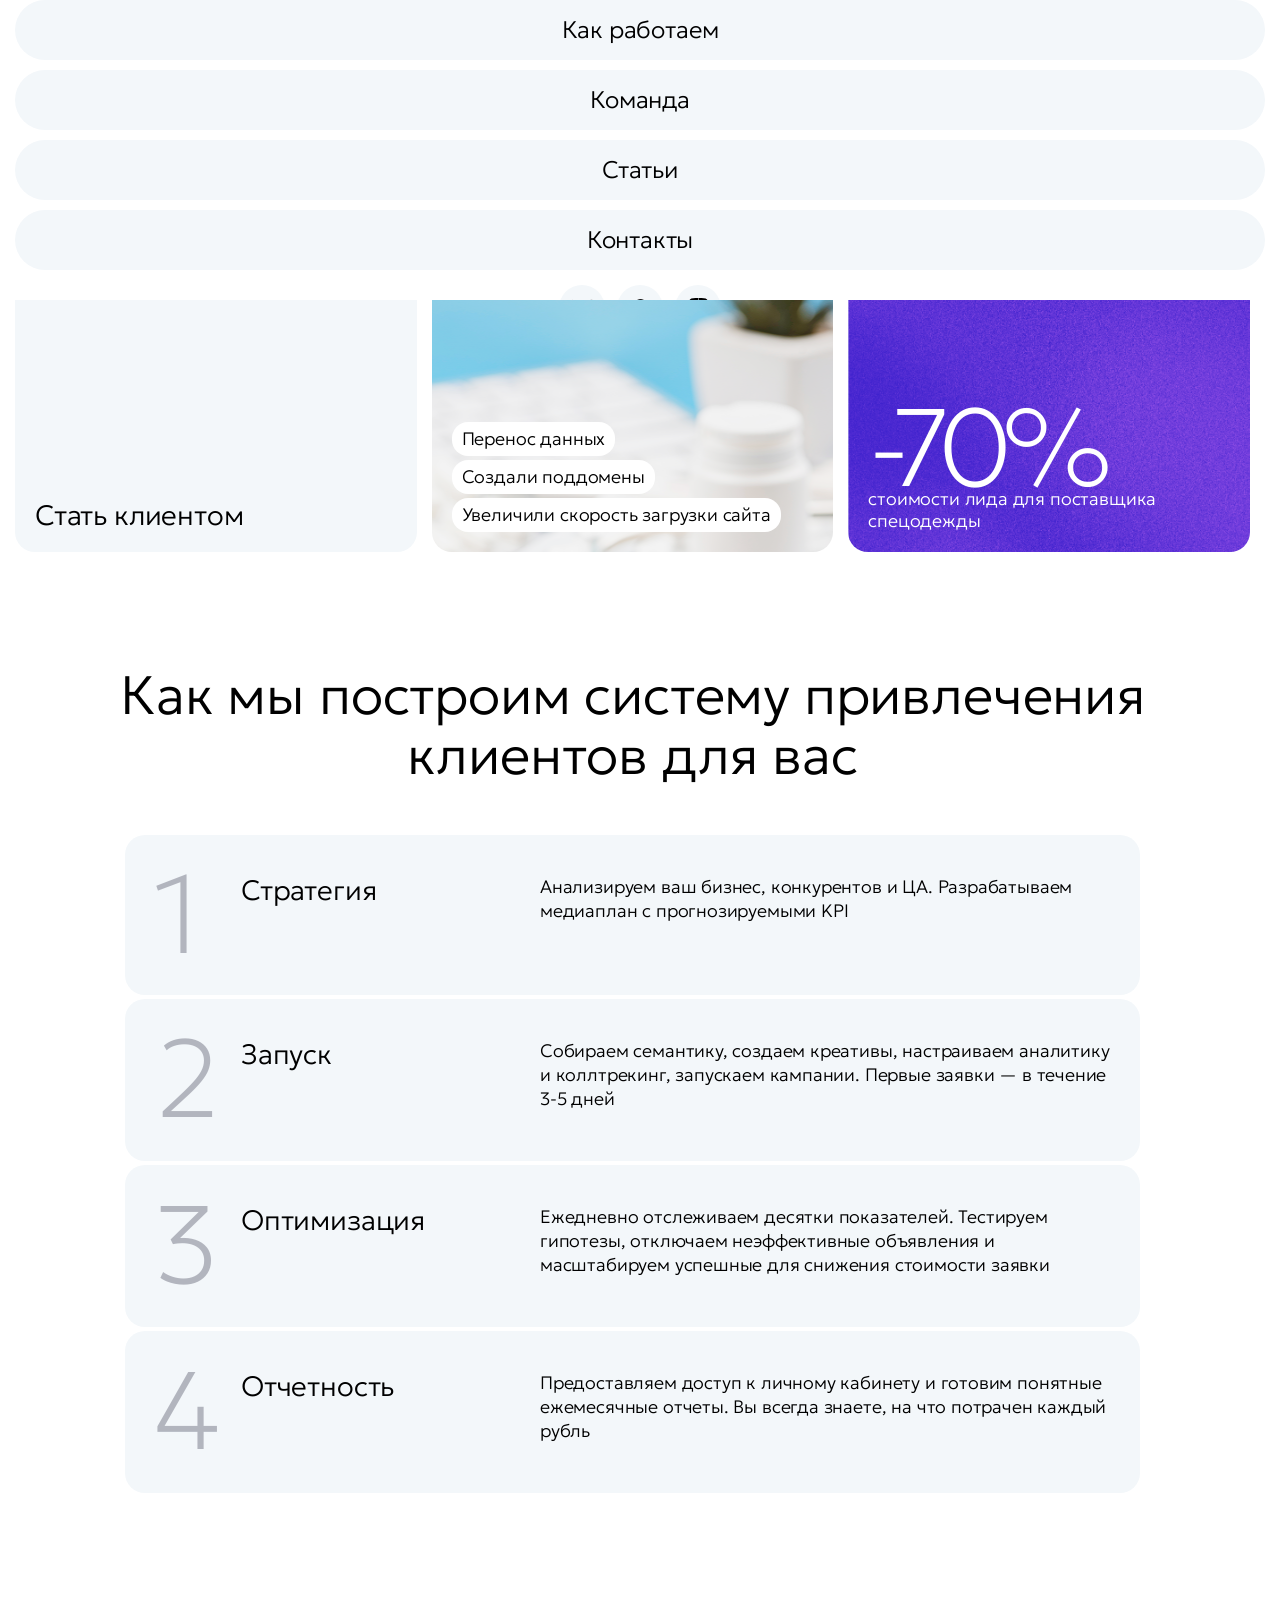
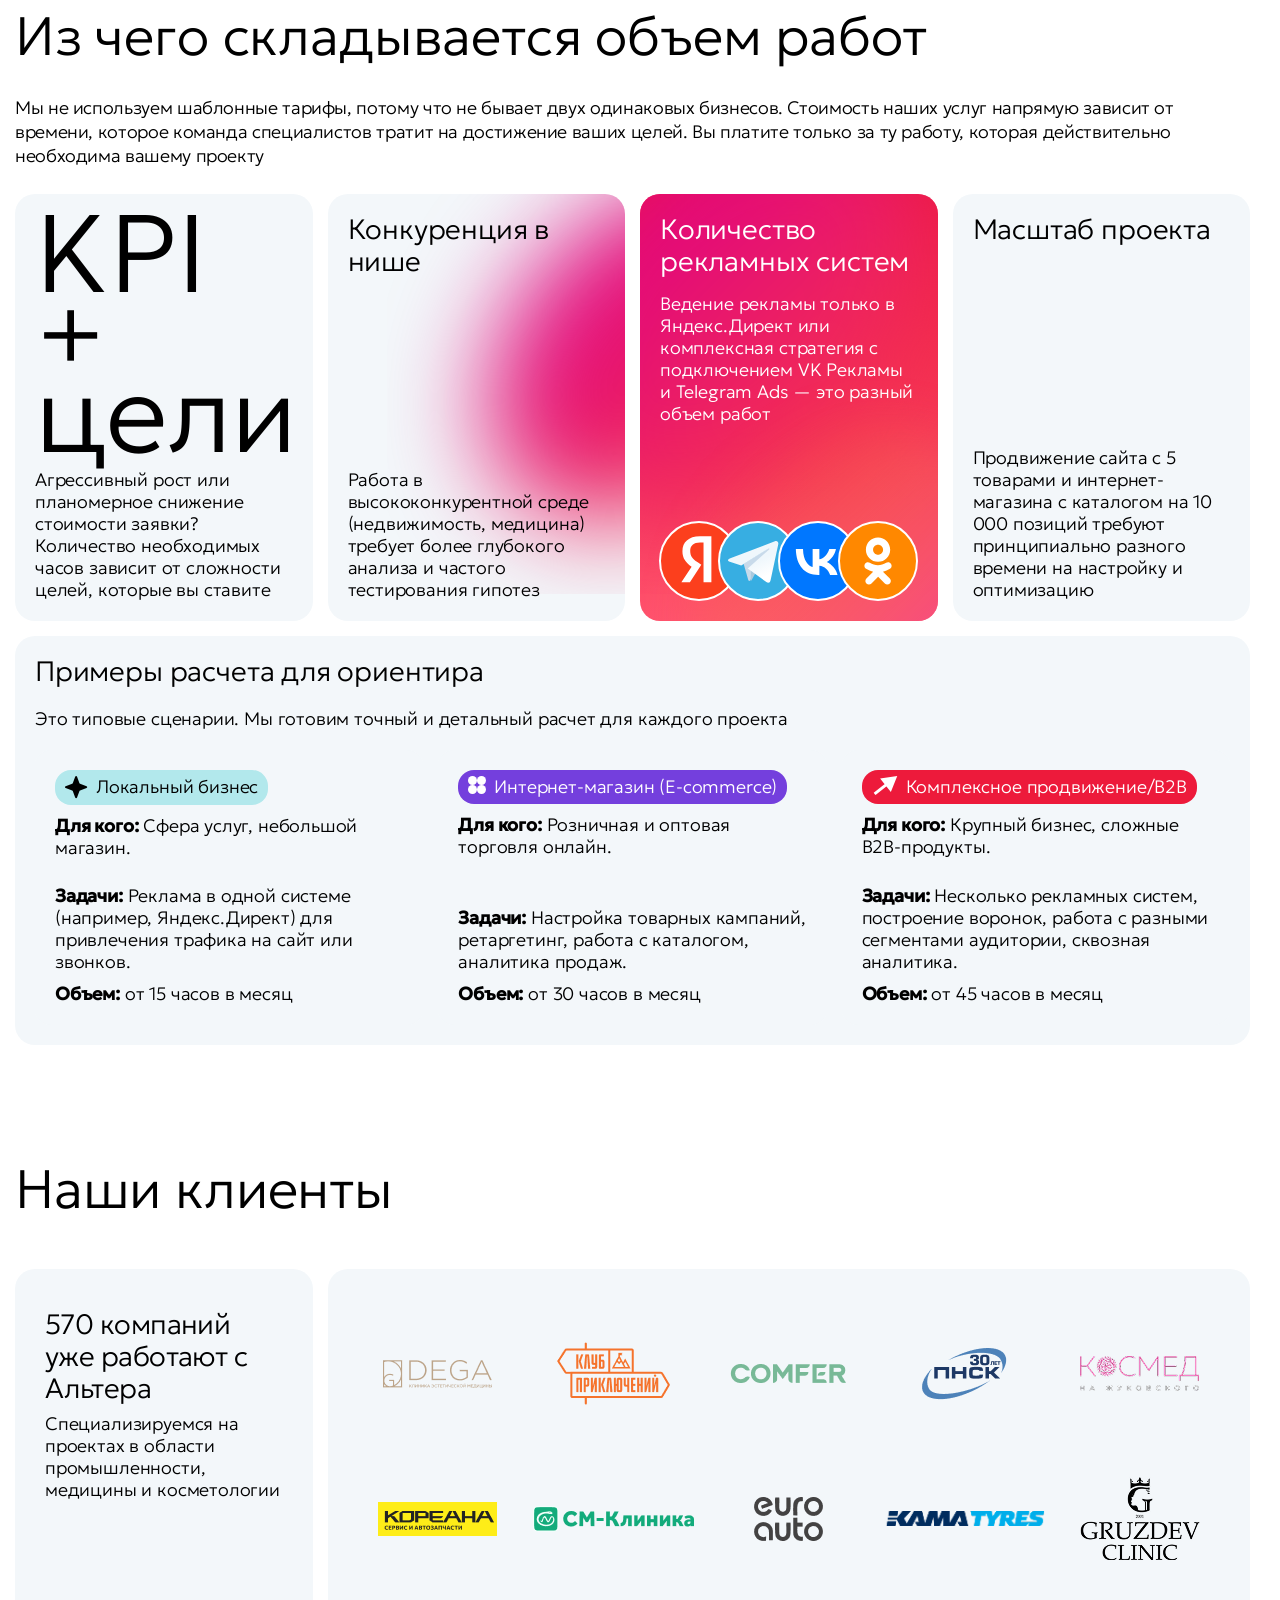
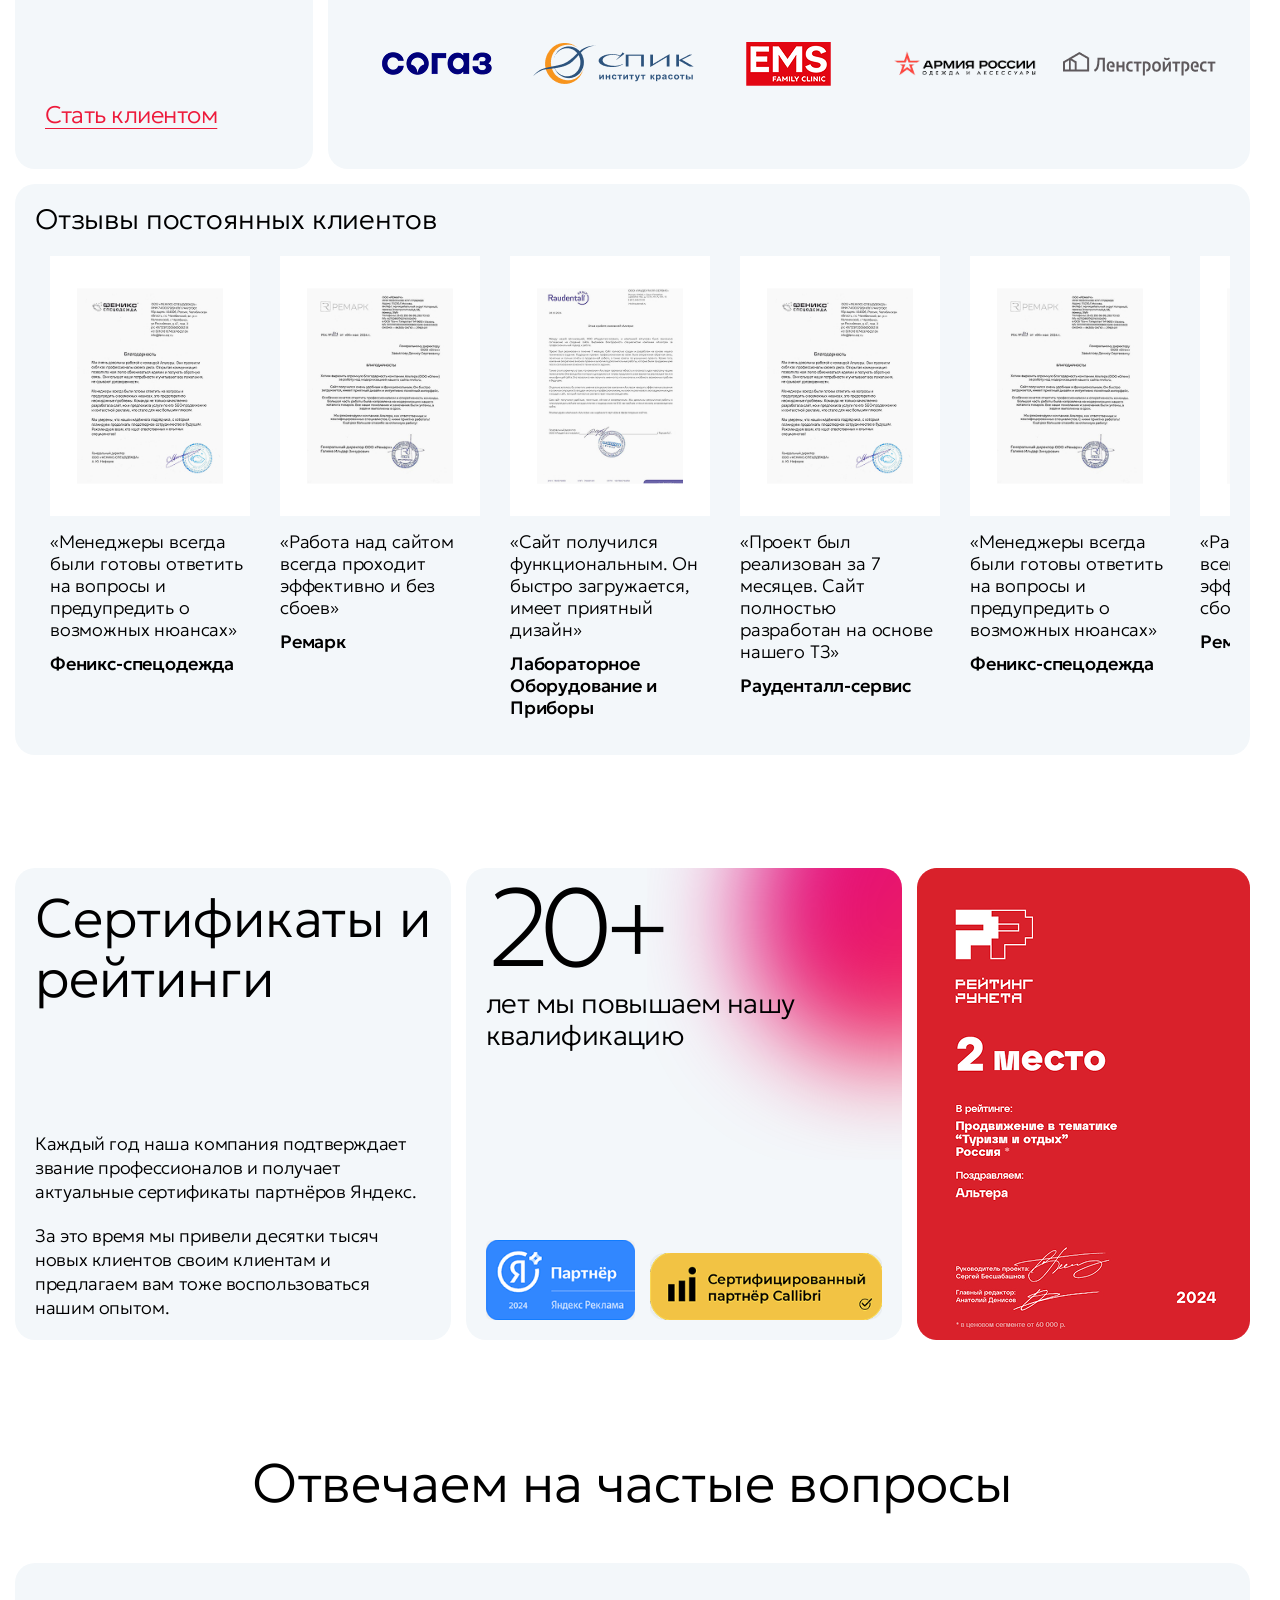
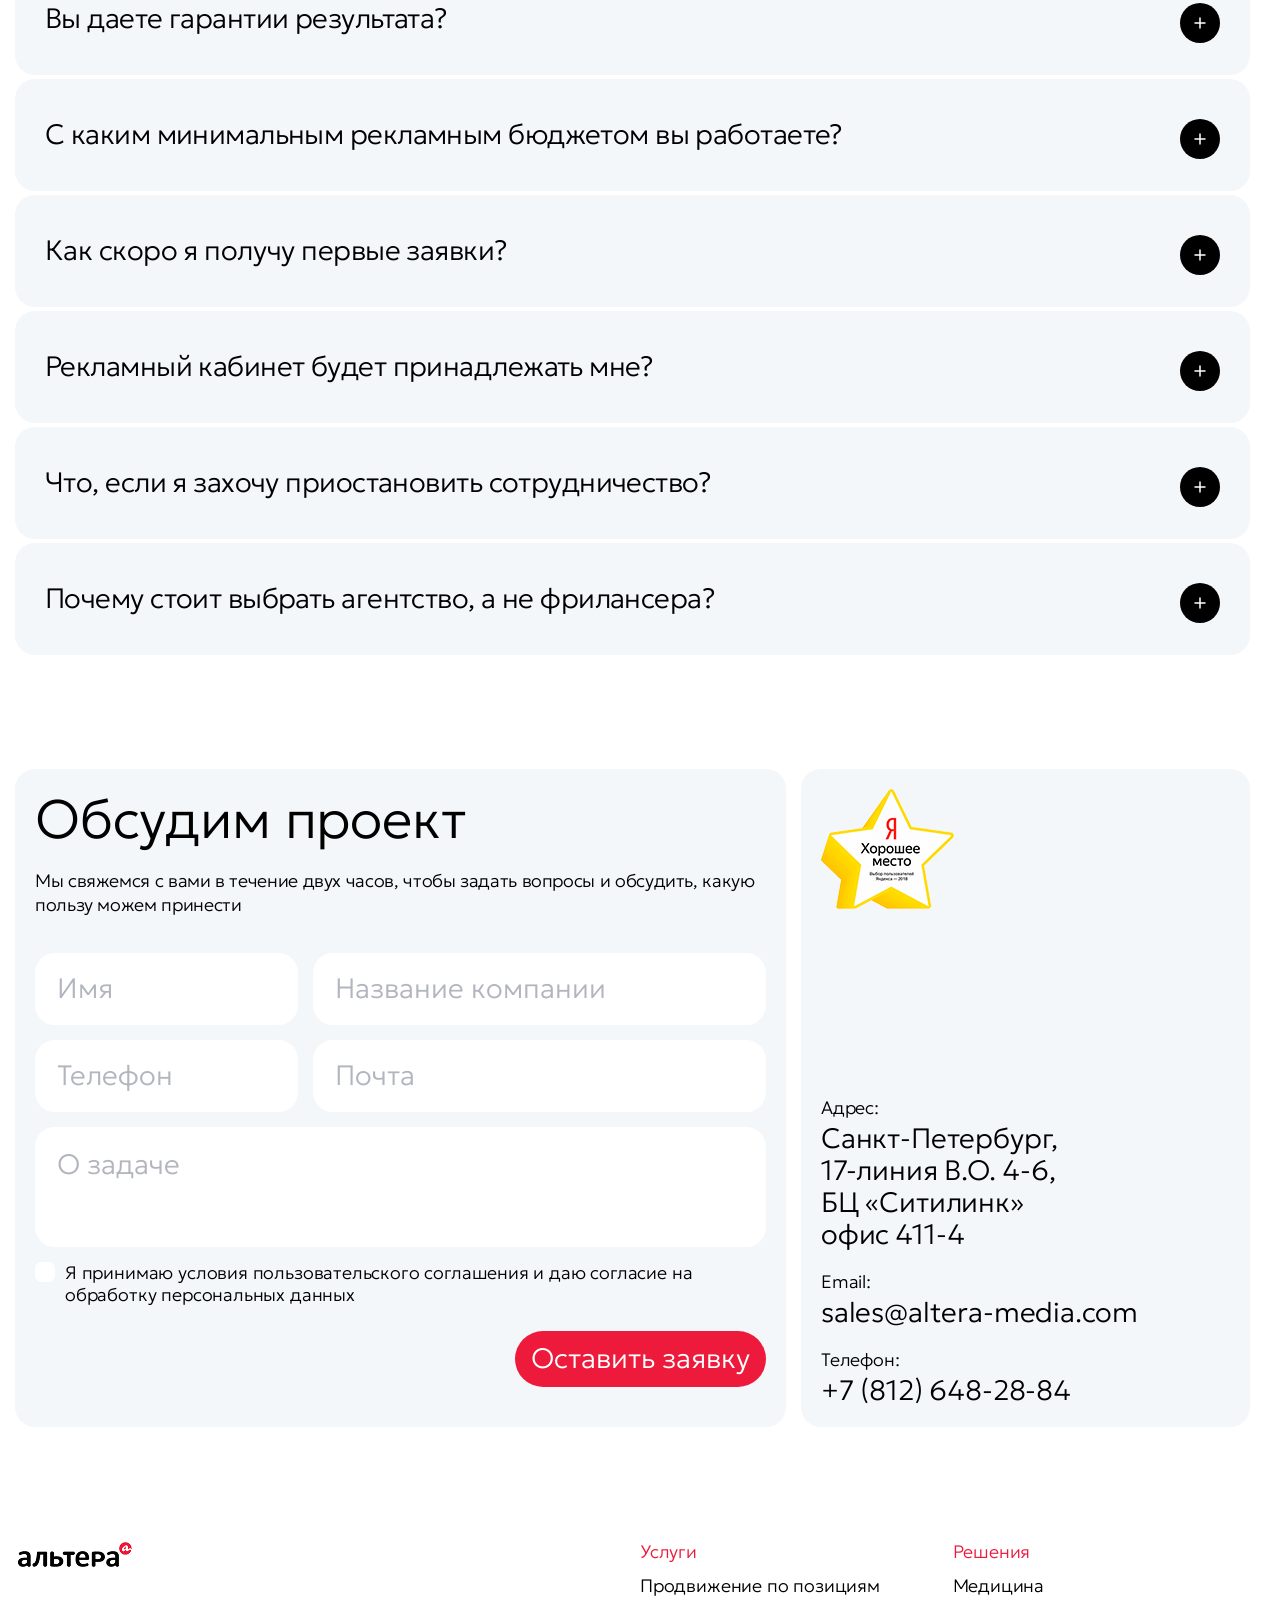
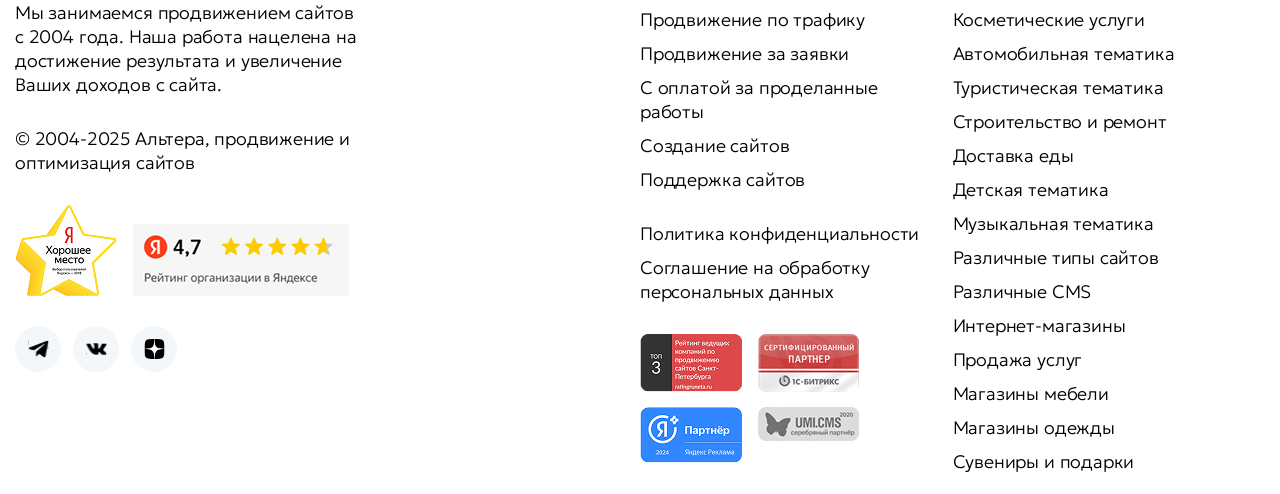
<file: kontext.html>
<!doctype html>
<html lang="ru">
	<head>
		<meta charset="UTF-8">
		<meta name="viewport" content="width=device-width, initial-scale=1.0">
		<title>Альтера | Контекст</title>
		<meta name="robots" content="noindex" />
		<link rel="apple-touch-icon" sizes="180x180" href="./assets/images/fav/apple-touch-icon.png">
		<link rel="icon" type="image/png" sizes="32x32" href="./assets/images/fav/favicon-32x32.png">
		<link rel="icon" type="image/png" sizes="16x16" href="./assets/images/fav/favicon-16x16.png">
		<link rel="stylesheet" href="./assets/css/swiper-bundle.min.css">
		<link rel="stylesheet" href="./assets/css/fancybox.css">
		
		<link rel="stylesheet" href="./assets/css/block-css/popup.css">
		<link rel="stylesheet" href="./assets/css/block-css/tools.css">
		<link rel="stylesheet" href="./assets/css/block-css/hero.css">
		<link rel="stylesheet" href="./assets/css/block-css/business.css">
		<link rel="stylesheet" href="./assets/css/block-css/usability.css">
		<link rel="stylesheet" href="./assets/css/block-css/services_seo.css">
		<link rel="stylesheet" href="./assets/css/block-css/faq.css">
		<link rel="stylesheet" href="./assets/css/block-css/our-position.css">
		<link rel="stylesheet" href="./assets/css/block-css/form.css">
		<link rel="stylesheet" href="./assets/css/block-css/rating.css">
		<link rel="stylesheet" href="./assets/css/block-css/kontext.css">
		<link rel="stylesheet" href="./assets/css/main.css">
	</head>
	<body class="kontext">
		<header class="header">
			<div class="container">
				<div class="header__inner">
					<div class="header__nav">
						<a href="/" class="header__nav-logo"><img src="./assets/images/logo-header.svg" alt="Altera Logo" width="47" height="46"></a>
						<nav>
							<ul>
								<li><a href="#services">Услуги</a></li>
								<li><a href="#cases">Кейсы</a></li>
								<li><a href="#reviews">Отзывы</a></li>
								<li><a href="#tariffs">Тарифы</a></li>
								<li><a href="#work">Как работаем</a></li>
								<li><a href="#team">Команда</a></li>
								<li><a href="#">Статьи</a></li>
								<li><a href="#">Контакты</a></li>
							</ul>
						</nav>
					</div>
					<div class="header__socials socials">
						<a href="https://t.me/alteraagency" class="socials__icon"><img src="./assets/images/social-tg.svg" alt="tg"></a>
						<a href="#" class="socials__icon"><img src="./assets/images/social-whatsapp.svg" alt="whatsapp"></a>
						<a href="#form" class="btn">Обсудить проект</a>
					</div>
					<div class="header_burger" id="burger">
						<input type="checkbox" id="burger-checkbox" class="burger-checkbox">
						<label class="burger" for="burger-checkbox"></label>
					</div>
				</div>
			</div>
		</header>
		<main class="content">
			<section class="section container breadcrumbs">
				<div class="breadcrumbs__item">
					<a title="" href="/" class="home" data-fragment="breacrumb-home">
					<span property="name">Главная</span>
					</a>
					<meta property="position" content="1">
				</div>
				<div class="breadcrumbs__item">
					<a title="Услуги" href="#" class="">
						<span property="name">Услуги</span>
					</a>
					<meta property="position" content="2">
				</div>
				<div class="breadcrumbs__item active">
					<span property="name">Реклама</span>
					<meta property="position" content="3">
				</div>
			</section>
			<section class="section container">
				<div class="section__body">
					<h1>Снижаем стоимость привлечения клиентов <br>из Яндекс.Директ и соцсетей</h1>
				</div>
			</section>
			<section class="section container services-hero">
				<div class="section__body">
					<div class="advantages-block long bg-gradient-half">
						<div class="advantages-block__title">Больше заявок в <br>рамках бюджета</div>
						<div class="advantages-block__description">Разработаем стратегию, снизим стоимость заявки (CPL) и обеспечим прозрачную отчетность. Получите бесплатный медиаплан с прогнозом результатов для вашего бизнеса</div>
						<div class="advantages-block__description">
							<button class="btn">Оставить заявку</button>
						</div>
					</div>
					<div class="advantages-block bg-gradient long">
						<div class="advantages-block__description column">
							<div class="advantages-block__team">
								<img class="advantages-block__team-item" src="./assets/images/kontext/kontext_icon-yandex.svg">
								<img class="advantages-block__team-item" src="./assets/images/kontext/kontext_icon-tg.svg">
								<img class="advantages-block__team-item" src="./assets/images/kontext/kontext_icon-vk.svg">
								<img class="advantages-block__team-item" src="./assets/images/kontext/kontext_icon-ok.svg">
							</div>
							<div class="hero__promo-list">
								<div class="hero__promo-elem">
									<img src="./assets/images/svg/hero__promo-icon5.svg" alt="">
									Опыт с 2004 года
								</div>
								<div class="hero__promo-elem">
									<img src="./assets/images/svg/hero__promo-icon2.svg" alt="">
									Сертифицированные партнеры Яндекс
								</div>
								<div class="hero__promo-elem">
									<img src="./assets/images/svg/hero__promo-icon3.svg" alt="">
									Прозрачная отчетность 24/7. Сквозная аналитика
								</div>
								<div class="hero__promo-elem">
									<img src="./assets/images/svg/hero__promo-icon4.svg" alt="">
									Единое окно для рекламы в Директе, ВК, TG, Авито
								</div>
							</div>
						</div>
					</div>
				</div>
			</section>
			<section class="section container tools">
				<div class="section__title">
					Подбираем инструменты под ваши задачи
				</div>
				<div class="section__body">
					<div class="business">
						<div class="business__item">
							<div class="business__item-icon bg-violet-simple">
								<svg width="15" height="23" viewBox="0 0 15 23" fill="none" xmlns="http://www.w3.org/2000/svg">
								<path d="M8.70873 0L8.70873 12.3582H0L8.70873 0Z" fill="white"/>
								<path d="M6.29127 23L6.29127 10.6418H15L6.29127 23Z" fill="white"/>
								</svg>
								Контекстная реклама
							</div>
							<div class="business__item-title">
								<b>Что это:</b> Работа с «горячим», сформированным спросом.
							</div>
							<div class="business__item-content">
								<p><b>Инструменты:</b> <span><img src="./assets/images/kontext/yandex.png" alt="">Поиск Яндекса</span>, РСЯ, <span><img src="./assets/images/kontext/yandex-business.png" alt="">Яндекс.Бизнес</span>.</p>
								<p><b>Кому подходит:</b> Бизнесу с сформированным спросом (ремонт, юридические услуги, доставка и т.д.).</p>
							</div>
						</div>
						<div class="business__item">
							<div class="business__item-icon bg-red">
								<svg width="26" height="20" viewBox="0 0 26 20" fill="none" xmlns="http://www.w3.org/2000/svg">
								<path d="M25.25 1.41863e-06L18.8488 16.0942L8.11138 2.50352L25.25 1.41863e-06ZM2.625 17.875L1.69511 16.698L13.7272 7.192L14.6571 8.36899L15.587 9.54598L3.55489 19.052L2.625 17.875Z" fill="white"/>
								</svg>
								Таргетированная реклама
							</div>
							<div class="business__item-title">
								<b>Для кого:</b> Формирование спроса и работа с аудиторией по интересам.
							</div>
							<div class="business__item-content">
								<p><b>Инструменты:</b> <span><img src="./assets/images/kontext/yandex.png" alt="">Поиск Яндекса</span>, РСЯ, <span><img src="./assets/images/kontext/yandex-business.png" alt="">Яндекс.Бизнес</span>.</p>
								<p><b>Кому подходит:</b> Визуальным товарам, сложному продукту, B2B, для повышения узнаваемости.</p>
							</div>
						</div>
						<div class="business__item">
							<div class="business__item-icon bg-white">
								<svg width="23" height="23" viewBox="0 0 23 23" fill="none" xmlns="http://www.w3.org/2000/svg">
								<path d="M10.1793 0.653157C10.5015 -0.217461 11.7329 -0.217461 12.055 0.653157L14.4688 7.17623C14.5701 7.44995 14.7859 7.66576 15.0596 7.76705L21.5827 10.1808C22.4533 10.503 22.4533 11.7343 21.5827 12.0565L15.0596 14.4703C14.7859 14.5715 14.5701 14.7874 14.4688 15.0611L12.055 21.5841C11.7329 22.4548 10.5015 22.4548 10.1793 21.5841L7.76558 15.0611C7.6643 14.7874 7.44849 14.5715 7.17477 14.4703L0.651692 12.0565C-0.218926 11.7343 -0.218925 10.503 0.651693 10.1808L7.17477 7.76705C7.44849 7.66576 7.6643 7.44995 7.76558 7.17623L10.1793 0.653157Z" fill="black"/>
								</svg>
								Комментарий
							</div>
							<div class="business__item-title big">
								А максимальный результат дает их синергия. Мы знаем, как это сделать
							</div>
							<div class="business__item-content">
								<div class="author">
									<img src="./assets/images/team-3.png" alt="">
									<div class="author__info">
										<div class="author__name">Голомолзин Денис</div>
										<div class="author__post">SEO-эксперт</div>
									</div>
								</div>
							</div>
						</div>
					</div>
				</div>
			</section>
			<section class="section container services-cases">
				<div class="section__body">
					<div class="advantages">
						<div class="advantages-block">
							<div class="advantages-block__title medium">Кейсы, которые говорят за нас</div>
							<div class="advantages-block__description">
								<a href="#">Стать клиентом </a>
							</div>
						</div>
						<div class="advantages-block usability__block" style="background-image: url('./assets/images/EMS.png')">
							<div class="usability__block-title">
								Клиника EMS
							</div>
							<div class="usability__block-description">
								Кратный рост заявок с контекстной рекламы для клиники EMS
							</div>
							<div class="usability__block-text">
								<ul>
									<li>Перенос данных</li>
									<li>Создали поддомены  </li>
									<li>Увеличили скорость загрузки сайта</li>
								</ul>
							</div>
						</div>
						<div class="advantages-block usability__block bg-violet swiper-slide">
							<div class="usability__block-title">
								Феникс
							</div>
							<div class="usability__block-description">
								Больше клиентов за тот же бюдж
							</div>
							<div class="usability__block-text">
								<div class="number">-70%</div>
								<div class="text">стоимости лида для поставщика спецодежды</div>
							</div>
						</div>
						</div>
					</div>
				</div>
			</section>
			<section class="section container services services-numbers" id="work">
				<div class="section__body">
					<div class="section__title center">
						Как мы построим систему привлечения клиентов для вас
					</div>
					<div class="services__list">
						<div class="services__block">
							<div class="services__info">
								<div class="services__info-number">
									1
								</div>
								<div class="services__info-title">
									Стратегия
								</div>
							</div>
							<div class="services__description">
								<p>Анализируем ваш бизнес, конкурентов и ЦА. Разрабатываем медиаплан с прогнозируемыми KPI</p>
							</div>
						</div>
						<div class="services__block">
							<div class="services__info">
								<div class="services__info-number">
									2
								</div>
								<div class="services__info-title">
									Запуск
								</div>
							</div>
							<div class="services__description">
								<p>Собираем семантику, создаем креативы, настраиваем аналитику и коллтрекинг, запускаем кампании. Первые заявки — в течение 3-5 дней</p>
							</div>
						</div>
						<div class="services__block">
							<div class="services__info">
								<div class="services__info-number">
									3
								</div>
								<div class="services__info-title">
									Оптимизация
								</div>
							</div>
							<div class="services__description">
								<p>Ежедневно отслеживаем десятки показателей. Тестируем гипотезы, отключаем неэффективные объявления и масштабируем успешные для снижения стоимости заявки</p>
							</div>
						</div>
						<div class="services__block">
							<div class="services__info">
								<div class="services__info-number">
									4
								</div>
								<div class="services__info-title">
									Отчетность
								</div>
							</div>
							<div class="services__description">
								<p>Предоставляем доступ к личному кабинету и готовим понятные ежемесячные отчеты. Вы всегда знаете, на что потрачен каждый рубль</p>
							</div>
						</div>
					</div>
				</div>
			</section>
			<section class="section container value-work">
				<div class="section__title">
					Из чего складывается объем работ
				</div>
				<div class="section__extra">
					Мы не используем шаблонные тарифы, потому что не бывает двух одинаковых бизнесов. Стоимость наших услуг напрямую зависит от времени, которое команда специалистов тратит на достижение ваших целей. Вы платите только за ту работу, которая действительно необходима вашему проекту
				</div>
				<div class="section__body">
					<div class="advantages value-work__list">
						<div class="advantages-block">
							<div class="advantages-block__title big">
								KPI + цели
							</div>
							<div class="value-work__item-content">
								Агрессивный рост или планомерное снижение стоимости заявки? Количество необходимых часов зависит от сложности целей, которые вы ставите
							</div>
						</div>
						<div class="advantages-block bg-gradient-half">
							<div class="advantages-block__title value-work__item-title small">
								Конкуренция в нише
							</div>
							<div class="value-work__item-content">
								Работа в высококонкурентной среде (недвижимость, медицина) требует более глубокого анализа и частого тестирования гипотез
							</div>
						</div>
						<div class="advantages-block value-work__item bg-gradient">
							<div class="advantages-block__title value-work__item-title small">
								Количество рекламных систем
							</div>
							<div class="value-work__item-content">
								Ведение рекламы только в Яндекс.Директ или комплексная стратегия с подключением VK Рекламы и Telegram Ads — это разный объем работ
							</div>
							<div class="value-work__item-icon">
								<div class="advantages-block__team">
									<img class="advantages-block__team-item" src="./assets/images/kontext/kontext_icon-yandex.svg">
									<img class="advantages-block__team-item" src="./assets/images/kontext/kontext_icon-tg.svg">
									<img class="advantages-block__team-item" src="./assets/images/kontext/kontext_icon-vk.svg">
									<img class="advantages-block__team-item" src="./assets/images/kontext/kontext_icon-ok.svg">
								</div>
							</div>
						</div>
						<div class="advantages-block value-work__item">
							<div class="advantages-block__title value-work__item-title">
								Масштаб проекта
							</div>
							<div class="value-work__item-content">
								Продвижение сайта с 5 товарами и интернет-магазина с каталогом на 10 000 позиций требуют принципиально разного времени на настройку и оптимизацию
							</div>
						</div>
						<div class="advantages-block advantages__block value-work__item full">
							<div class="advantages-block__title value-work__item-title">
								Примеры расчета для ориентира
							</div>
							<div class="value-work__item-subtitle">
								Это типовые сценарии. Мы готовим точный и детальный расчет для каждого проекта
							</div>
							<div class="business">
								<div class="business__item">
									<div class="business__item-icon bg-blue">
										<svg width="23" height="23" viewBox="0 0 23 23" fill="none" xmlns="http://www.w3.org/2000/svg">
										<path d="M10.1793 0.653157C10.5015 -0.217461 11.7329 -0.217461 12.055 0.653157L14.4688 7.17623C14.5701 7.44995 14.7859 7.66576 15.0596 7.76705L21.5827 10.1808C22.4533 10.503 22.4533 11.7343 21.5827 12.0565L15.0596 14.4703C14.7859 14.5715 14.5701 14.7874 14.4688 15.0611L12.055 21.5841C11.7329 22.4548 10.5015 22.4548 10.1793 21.5841L7.76558 15.0611C7.6643 14.7874 7.44849 14.5715 7.17477 14.4703L0.651692 12.0565C-0.218926 11.7343 -0.218925 10.503 0.651693 10.1808L7.17477 7.76705C7.44849 7.66576 7.6643 7.44995 7.76558 7.17623L10.1793 0.653157Z" fill="black"/>
										</svg>
										Локальный бизнес
									</div>
									<div class="business__item-title">
										<b>Для кого:</b> Сфера услуг, небольшой магазин.
									</div>
									<div class="business__item-content">
										<p><b>Задачи:</b> Реклама в одной системе (например, Яндекс.Директ) для привлечения трафика на сайт или звонков.</p>
										<p><b>Объем:</b> от 15 часов в месяц</p>
									</div>
								</div>
								<div class="business__item">
									<div class="business__item-icon bg-violet-simple">
										<svg width="18" height="18" viewBox="0 0 18 18" fill="none" xmlns="http://www.w3.org/2000/svg">
										<circle cx="4.5" cy="4.5" r="4.5" fill="white"/>
										<circle cx="13.5" cy="4.5" r="4.5" fill="white"/>
										<circle cx="4.5" cy="13.5" r="4.5" fill="white"/>
										<circle cx="13.5" cy="13.5" r="4.5" fill="white"/>
										</svg>
										Интернет-магазин (E-commerce)
									</div>
									<div class="business__item-title">
										<b>Для кого:</b> Розничная и оптовая торговля онлайн.
									</div>
									<div class="business__item-content">
										<p><b>Задачи:</b> Настройка товарных кампаний, ретаргетинг, работа с каталогом, аналитика продаж.</p>
										<p><b>Объем:</b> от 30 часов в месяц</p>
									</div>
								</div>
								<div class="business__item">
									<div class="business__item-icon bg-red">
										<svg width="26" height="20" viewBox="0 0 26 20" fill="none" xmlns="http://www.w3.org/2000/svg">
										<path d="M25.25 1.41863e-06L18.8488 16.0942L8.11138 2.50352L25.25 1.41863e-06ZM2.625 17.875L1.69511 16.698L13.7272 7.192L14.6571 8.36899L15.587 9.54598L3.55489 19.052L2.625 17.875Z" fill="white"/>
										</svg>
										Комплексное продвижение/B2B
									</div>
									<div class="business__item-title">
										<b>Для кого:</b> Крупный бизнес, сложные B2B-продукты.
									</div>
									<div class="business__item-content">
										<p><b>Задачи:</b> Несколько рекламных систем, построение воронок, работа с разными сегментами аудитории, сквозная аналитика.</p>
										<p><b>Объем:</b> от 45 часов в месяц</p>
									</div>
								</div>
							</div>
						</div>
					</div>
				</div>
			</section>
			<section class="section container clients">
				<div class="section__title">
					Наши клиенты
				</div>
				<div class="section__body">
					<div class="our-position__list">
						<div class="our-position__item column">
							<div class="our-position__item-title">
								570 компаний уже работают с Альтера
							</div>
							<div class="our-position__item-text">
								Специализируемся на проектах в области промышленности, медицины и косметологии  
							</div>
							<div class="our-position__item-bottom">
								<div class="link">
									<a href="#">Стать клиентом</a>
								</div>
							</div>
						</div>
						<div class="our-position__item extralong">
							<div class="logos__list">
								<div class="logos__item">
									<img src="./assets/images/logo-clients__1.png" alt="">
								</div>
								<div class="logos__item">
									<img src="./assets/images/logo-clients__2.png" alt="">
								</div>
								<div class="logos__item">
									<img src="./assets/images/logo-clients__3.png" alt="">
								</div>
								<div class="logos__item">
									<img src="./assets/images/logo-clients__4.png" alt="">
								</div>
								<div class="logos__item">
									<img src="./assets/images/logo-clients__5.png" alt="">
								</div>
								<div class="logos__item">
									<img src="./assets/images/logo-clients__6.png" alt="">
								</div>
								<div class="logos__item">
									<img src="./assets/images/logo-clients__7.png" alt="">
								</div>
								<div class="logos__item">
									<img src="./assets/images/logo-clients__8.png" alt="">
								</div>
								<div class="logos__item">
									<img src="./assets/images/logo-clients__9.png" alt="">
								</div>
								<div class="logos__item">
									<img src="./assets/images/logo-clients__10.png" alt="">
								</div>
								<div class="logos__item">
									<img src="./assets/images/logo-clients__11.png" alt="">
								</div>
								<div class="logos__item">
									<img src="./assets/images/logo-clients__12.png" alt="">
								</div>
								<div class="logos__item">
									<img src="./assets/images/logo-clients__13.png" alt="">
								</div>
								<div class="logos__item">
									<img src="./assets/images/logo-clients__14.png" alt="">
								</div>
								<div class="logos__item">
									<img src="./assets/images/logo-clients__15.png" alt="">
								</div>
							</div>
						</div>
					</div>
					<div class="reviews">
						<h2 class="reviews__title">Отзывы постоянных клиентов</h2>
						<div class="slider">
							<div class="slider__swiper swiper slider__reviews">
								<div class="slider__list swiper-wrapper">
									<div class="slider__item swiper-slide">
										<div class="reviews-block">
											<div class="reviews-block__image">
												<img data-modal="reviews" class="js-open-modal" src="./assets/images/ReviewsBlock-1.jpg" alt="">
												<div data-modal="reviews" class="btn js-open-modal">Читать отзыв</div>
											</div>
											<div class="reviews-block__title">«Менеджеры всегда были готовы ответить на вопросы и предупредить о возможных нюансах»</div>
											<div class="reviews-block__company">Феникс-спецодежда</div>
										</div>
									</div>
									<div class="slider__item swiper-slide">
										<div class="reviews-block">
											<div class="reviews-block__image">
												<img data-modal="reviews" class="js-open-modal" src="./assets/images/ReviewsBlock-2.jpg" alt="">
												<div data-modal="reviews" class="btn js-open-modal">Читать отзыв</div>
											</div>
											<div class="reviews-block__title">«Работа над сайтом всегда проходит эффективно и без сбоев»</div>
											<div class="reviews-block__company">Ремарк</div>
										</div>
									</div>
									<div class="slider__item swiper-slide">
										<div class="reviews-block">
											<div class="reviews-block__image">
												<img data-modal="reviews" class="js-open-modal" src="./assets/images/ReviewsBlock-3.jpg" alt="">
												<div data-modal="reviews" class="btn js-open-modal">Читать отзыв</div>
											</div>
											<div class="reviews-block__title">«Сайт получился функциональным. Он быстро загружается, имеет приятный дизайн»</div>
											<div class="reviews-block__company">Лабораторное Оборудование и Приборы</div>
										</div>
									</div>
									<div class="slider__item swiper-slide">
										<div class="reviews-block">
											<div class="reviews-block__image">
												<img data-modal="reviews" class="js-open-modal" src="./assets/images/ReviewsBlock-1.jpg" alt="">
												<div data-modal="reviews" class="btn js-open-modal">Читать отзыв</div>
											</div>
											<div class="reviews-block__title">«Проект был реализован за 7 месяцев. Сайт полностью разработан на основе нашего ТЗ»</div>
											<div class="reviews-block__company">Рауденталл-сервис</div>
										</div>
									</div>
									<div class="slider__item swiper-slide">
										<div class="reviews-block">
											<div class="reviews-block__image">
												<img data-modal="reviews" class="js-open-modal" src="./assets/images/ReviewsBlock-2.jpg" alt="">
												<div data-modal="reviews" class="btn js-open-modal">Читать отзыв</div>
											</div>
											<div class="reviews-block__title">«Менеджеры всегда были готовы ответить на вопросы и предупредить о возможных нюансах»</div>
											<div class="reviews-block__company">Феникс-спецодежда</div>
										</div>
									</div>
									<div class="slider__item swiper-slide">
										<div class="reviews-block">
											<div class="reviews-block__image">
												<img data-modal="reviews" class="js-open-modal" src="./assets/images/ReviewsBlock-3.jpg" alt="">
												<div data-modal="reviews" class="btn js-open-modal">Читать отзыв</div>
											</div>
											<div class="reviews-block__title">«Работа над сайтом всегда проходит эффективно и без сбоев»</div>
											<div class="reviews-block__company">Ремарк</div>
										</div>
									</div>
									<div class="slider__item swiper-slide">
										<div class="reviews-block">
											<div class="reviews-block__image">
												<img data-modal="reviews" class="js-open-modal" src="./assets/images/ReviewsBlock-1.jpg" alt="">
												<div data-modal="reviews" class="btn js-open-modal">Читать отзыв</div>
											</div>
											<div class="reviews-block__title">«Проект был реализован за 7 месяцев. Сайт полностью разработан на основе нашего ТЗ»</div>
											<div class="reviews-block__company">Рауденталл-сервис</div>
										</div>
									</div>
									<div class="slider__item swiper-slide">
										<div class="reviews-block">
											<div class="reviews-block__image">
												<img data-modal="reviews" class="js-open-modal" src="./assets/images/ReviewsBlock-2.jpg" alt="">
												<div data-modal="reviews" class="btn js-open-modal">Читать отзыв</div>
											</div>
											<div class="reviews-block__title">«Менеджеры всегда были готовы ответить на вопросы и предупредить о возможных нюансах»</div>
											<div class="reviews-block__company">Феникс-спецодежда</div>
										</div>
									</div>
									<div class="slider__item swiper-slide">
										<div class="reviews-block">
											<div class="reviews-block__image">
												<img data-modal="reviews" class="js-open-modal" src="./assets/images/ReviewsBlock-3.jpg" alt="">
												<div data-modal="reviews" class="btn js-open-modal">Читать отзыв</div>
											</div>
											<div class="reviews-block__title">«Работа над сайтом всегда проходит эффективно и без сбоев»</div>
											<div class="reviews-block__company">Ремарк</div>
										</div>
									</div>
								</div>
							</div>
						</div>
					</div>
				</div>
			</section>
			<section class="section container rating">
				<div class="section__body">
					<div class="rating__list">
						<div class="rating__item">
							<div class="rating__item-title">
								Сертификаты и рейтинги
							</div>
							<div class="rating__item-content">
								<p>Каждый год наша компания подтверждает звание профессионалов и получает актуальные сертификаты партнёров Яндекс.</p>
								<p>За это время мы привели десятки тысяч новых клиентов своим клиентам и предлагаем вам тоже воспользоваться нашим опытом.</p>
							</div>
						</div>
						<div class="rating__item bg-gradient-half">
							<div class="rating__item-title">
								<div class="big">
									20+
								</div>
								<div class="small">
									лет мы повышаем нашу квалификацию
								</div>
							</div>
							<div class="rating__item-content flex-img">
								<p><img src="./assets/images/kontext/rating_icon1.png" alt=""></p>
								<p><img src="./assets/images/kontext/rating_icon2.png" alt=""></p>
							</div>
						</div>
						<div class="rating__item padding-none">
							<img src="./assets/images/kontext/rating_icon3.png" alt="">
						</div>
					</div>
				</div>
			</section>
			<section class="section container faq">
				<div class="section__body">
					<div class="section__title center">
						Отвечаем на частые вопросы
					</div>
					<div class="section__body">
						<div class="faq__list">
							<div class="faq__item">
								<div class="faq__item-question">
									Вы даете гарантии результата?
								</div>
								<div class="faq__item-answer">
									Мы гарантируем то, на что можем повлиять на 100%: нашу экспертизу, полную прозрачность процессов и строгое соблюдение всех договоренностей. Однако мы не даем гарантий на конкретное количество лидов или продаж, так как на конечный результат влияет множество внешних факторов: сезонность, действия конкурентов, изменения в алгоритмах рекламных систем и рыночная ситуация. Вместо пустых обещаний мы фиксируем в договоре количество часов специалистов и предоставляем регулярные отчеты о динамике.
								</div>
							</div>
							<div class="faq__item">
								<div class="faq__item-question">
									С каким минимальным рекламным бюджетом вы работаете?
								</div>
								<div class="faq__item-answer">
									Мы гарантируем то, на что можем повлиять на 100%: нашу экспертизу, полную прозрачность процессов и строгое соблюдение всех договоренностей. Однако мы не даем гарантий на конкретное количество лидов или продаж, так как на конечный результат влияет множество внешних факторов: сезонность, действия конкурентов, изменения в алгоритмах рекламных систем и рыночная ситуация. Вместо пустых обещаний мы фиксируем в договоре количество часов специалистов и предоставляем регулярные отчеты о динамике.
								</div>
							</div>
							<div class="faq__item">
								<div class="faq__item-question">
									Как скоро я получу первые заявки?
								</div>
								<div class="faq__item-answer">
									Мы гарантируем то, на что можем повлиять на 100%: нашу экспертизу, полную прозрачность процессов и строгое соблюдение всех договоренностей. Однако мы не даем гарантий на конкретное количество лидов или продаж, так как на конечный результат влияет множество внешних факторов: сезонность, действия конкурентов, изменения в алгоритмах рекламных систем и рыночная ситуация. Вместо пустых обещаний мы фиксируем в договоре количество часов специалистов и предоставляем регулярные отчеты о динамике.
								</div>
							</div>
							<div class="faq__item">
								<div class="faq__item-question">
									Рекламный кабинет будет принадлежать мне?      
								</div>
								<div class="faq__item-answer">
									Мы гарантируем то, на что можем повлиять на 100%: нашу экспертизу, полную прозрачность процессов и строгое соблюдение всех договоренностей. Однако мы не даем гарантий на конкретное количество лидов или продаж, так как на конечный результат влияет множество внешних факторов: сезонность, действия конкурентов, изменения в алгоритмах рекламных систем и рыночная ситуация. Вместо пустых обещаний мы фиксируем в договоре количество часов специалистов и предоставляем регулярные отчеты о динамике.
								</div>
							</div>
							<div class="faq__item">
								<div class="faq__item-question">
									Что, если я захочу приостановить сотрудничество?
								</div>
								<div class="faq__item-answer">
									Мы гарантируем то, на что можем повлиять на 100%: нашу экспертизу, полную прозрачность процессов и строгое соблюдение всех договоренностей. Однако мы не даем гарантий на конкретное количество лидов или продаж, так как на конечный результат влияет множество внешних факторов: сезонность, действия конкурентов, изменения в алгоритмах рекламных систем и рыночная ситуация. Вместо пустых обещаний мы фиксируем в договоре количество часов специалистов и предоставляем регулярные отчеты о динамике.
								</div>
							</div>
							<div class="faq__item">
								<div class="faq__item-question">
									Почему стоит выбрать агентство, а не фрилансера?
								</div>
								<div class="faq__item-answer">
									Мы гарантируем то, на что можем повлиять на 100%: нашу экспертизу, полную прозрачность процессов и строгое соблюдение всех договоренностей. Однако мы не даем гарантий на конкретное количество лидов или продаж, так как на конечный результат влияет множество внешних факторов: сезонность, действия конкурентов, изменения в алгоритмах рекламных систем и рыночная ситуация. Вместо пустых обещаний мы фиксируем в договоре количество часов специалистов и предоставляем регулярные отчеты о динамике.
								</div>
							</div>
						</div>
					</div>
				</div>
			</section>
			<section class="section container contacts" id="form">
				<div class="section__body">
					<div class="contacts__form multicolor__block">
						<div class="section__title">
							Обсудим проект
						</div>
						<div class="section__extra">
							Мы свяжемся с вами в течение двух часов, чтобы задать вопросы и обсудить, какую пользу можем принести
						</div>
						<div class="fields">
							<div class="form-field fields__item">
								<input type="text" placeholder="Имя" name="username">
							</div>
							<div class="form-field cfields__item">
								<input type="text" placeholder="Название компании" name="usercompany">
							</div>
							<div class="form-field fields__item">
								<input type="text" placeholder="Телефон" name="userphone" autocomplete="tel">
							</div>
							<div class="form-field fields__item">
								<input type="text" placeholder="Почта" name="useremail">
							</div>
							<div class="form-field fields__item full">
								<textarea placeholder="О задаче" name="usercomment"></textarea>
							</div>
							<div class="form-field fields__item full">
								<input type="checkbox" id="usercheckbox">
								<label for="usercheckbox">Я принимаю условия пользовательского соглашения и даю согласие на обработку персональных данных</label>
							</div>
							<div class="form-field full form-bottom">
								<div class="error">
									<span class="error-text">Поле не может быть пустым</span>
								</div>
								<button class="btn">Оставить заявку</button>
							</div>
						</div>
					</div>
					<div class="contacts__info multicolor__block">
						<img width="133" height="120" src="./assets/images/yandex_star.png" alt="Яндекс">
						<div class="contacts__list">
							<div class="contacts__block">
								<div class="contacts__block-title">
									Адрес:
								</div>
								<div class="contacts__block-value">
									Санкт-Петербург, <br>17-линия В.О. 4-6, <br>БЦ «Ситилинк» <br>офис 411-4
								</div>
							</div>
							<div class="contacts__block">
								<div class="contacts__block-title">
									Email:
								</div>
								<div class="contacts__block-value">
									<a href="mailto:sales@altera-media.com">sales@altera-media.com</a>
								</div>
							</div>
							<div class="contacts__block">
								<div class="contacts__block-title">
									Телефон:
								</div>
								<div class="contacts__block-value">
									<a href="tel:+78126482884">+7 (812) 648-28-84</a>
								</div>
							</div>
						</div>
					</div>
				</div>
			</section>
		</main>
		<footer class="footer section container">
			<div class="footer__body">
				<div class="footer__info">
					<div class="footer__info-logo">
						<a href="/"><img src="./assets/images/logo.png" alt="logo"></a>
					</div>
					<div class="footer__info-description">
						Мы занимаемся продвижением сайтов с 2004 года. Наша работа нацелена на достижение результата и увеличение Ваших доходов с сайта.
					</div>
					<div class="footer__info-copyright">
						© 2004-2025 Альтера, продвижение и оптимизация сайтов
					</div>
					<div class="footer__info-badge">
						<img src="./assets/images/badge-gooplace.png" alt="gooplace">
						<img src="./assets/images/badge-yandexrating.png" alt="yandexrating">
					</div>
					<div class="footer__info-social socials">
						<a href="https://t.me/alteraagency" class="socials__icon"><img src="./assets/images/social-tg.svg" alt="tg"></a>
						<a href="https://vk.com/altera_media" class="socials__icon"><img src="./assets/images/social-vk.svg" alt="whatsapp"></a>
						<a href="#" class="socials__icon"><img src="./assets/images/social-dzen.svg" alt="dzen"></a>
					</div>
				</div>
				<div class="footer__menu">
					<div class="footer__column">
						<div class="footer__menu-title">Услуги</div>
						<ul>
							<li><a href="#">Продвижение по позициям</a></li>
							<li><a href="#">Продвижение по трафику</a></li>
							<li><a href="#">Продвижение за заявки</a></li>
							<li><a href="#">С оплатой за проделанные работы</a></li>
							<li><a href="#">Создание сайтов</a></li>
							<li><a href="#">Поддержка сайтов</a></li>
						</ul>
						<ul>
							<li><a href="#">Политика конфиденциальности</a></li>
							<li><a href="#">Соглашение на обработку персональных данных</a></li>
						</ul>
						<div class="footer__partners">
							<a href="#" target="_blank"><img src="./assets/images/partners-1.png" alt=""></a>
							<a href="#" target="_blank"><img src="./assets/images/partners-2.png" alt=""></a>
							<a href="#" target="_blank"><img src="./assets/images/partners-3.png" alt=""></a>
							<a href="#" target="_blank"><img src="./assets/images/partners-4.png" alt=""></a>
						</div>
					</div>
					<div class="footer__column">
						<div class="footer__menu-title">Решения</div>
						<ul>
							<li><a href="#">Медицина
							<li><a href="#">Косметические услуги</a></li>
							<li><a href="#">Автомобильная тематика</a></li>
							<li><a href="#">Туристическая тематика</a></li>
							<li><a href="#">Строительство и ремонт</a></li>
							<li><a href="#">Доставка еды</a></li>
							<li><a href="#">Детская тематика</a></li>
							<li><a href="#">Музыкальная тематика</a></li>
							<li><a href="#">Различные типы сайтов</a></li>
							<li><a href="#">Различные CMS</a></li>
							<li><a href="#">Интернет-магазины</a></li>
							<li><a href="#">Продажа услуг</a></li>
							<li><a href="#">Магазины мебели</a></li>
							<li><a href="#">Магазины одежды</a></li>
							<li><a href="#">Сувениры и подарки</a></li>
						</ul>
					</div>
				</div>
			</div>
		</footer>
		
		<div class="mobile-menu">
			<div class="mobile-menu__inner">
				<ul>
					<li><a href="#services">Услуги</a></li>
					<li><a href="#cases">Кейсы</a></li>
					<li><a href="#reviews">Отзывы</a></li>
					<li><a href="#tariffs">Тарифы</a></li>
					<li><a href="#work">Как работаем</a></li>
					<li><a href="#team">Команда</a></li>
					<li><a href="#">Статьи</a></li>
					<li><a href="#">Контакты</a></li>
				</ul>
			</div>
			<div class="mobile-menu__social socials">
				<a href="https://t.me/alteraagency" class="socials__icon"><img src="./assets/images/social-tg.svg" alt="tg"></a>
				<a href="#" class="socials__icon"><img src="./assets/images/social-whatsapp.svg" alt="whatsapp"></a>
				<a href="#" class="socials__icon"><img src="./assets/images/social-dzen.svg" alt="dzen"></a>
			</div>
		</div>
		
		<div class="popup" id="popup-review" data-modal="reviews">
			<div class="popup__inner">
				<div class="popup__review">
					<div class="popup__review-img">
						<img src="./assets/images/review-full.png" alt="Отзыв" width="450" height="586">
					</div>
					<div class="popup__review-content">
						<p>Мы очень довольны работой с командой Альтеры. Они проявили себя как профессионалы своего дела. Открытая коммуникация позволила нам легко обмениваться идеями и получать обратную связь. Они слышат наши потребности и учитывают все пожелания, не срывают договоренности.</p>
						<p>Менеджеры всегда были готовы ответить на вопросы и предупредить о возможных нюансах, это предотвратило неожиданные проблемы. Команда не только качественно разработала сайт, но и предложила услуги по его ЗЕО-продвижению и контекстной рекламе, что стало для нас большим плюсом.</p>
						<p>Мы уверены, что нашли надёжного подрядчика, с которым планируем продолжать плодотворное сотрудничество в будущем. Рекомендуем всем, кто ищет ответственных и опытных специалистов!</p>
						
						<div class="popup__review-company">
							Феникс-спецодежда
						</div>
					</div>
				</div>
				<div class="close">
					<svg width="10" height="10" viewBox="0 0 10 10" fill="none" xmlns="http://www.w3.org/2000/svg">
						<path d="M1.28033 0.21967C0.987437 -0.0732233 0.512563 -0.0732233 0.21967 0.21967C-0.0732233 0.512563 -0.0732233 0.987437 0.21967 1.28033L3.93934 5L0.21967 8.71967C-0.0732233 9.01256 -0.0732233 9.48744 0.21967 9.78033C0.512563 10.0732 0.987437 10.0732 1.28033 9.78033L5 6.06066L8.71967 9.78033C9.01256 10.0732 9.48744 10.0732 9.78033 9.78033C10.0732 9.48744 10.0732 9.01256 9.78033 8.71967L6.06066 5L9.78033 1.28033C10.0732 0.987437 10.0732 0.512563 9.78033 0.21967C9.48744 -0.0732233 9.01256 -0.0732233 8.71967 0.21967L5 3.93934L1.28033 0.21967Z" fill="black"/>
					</svg>
				</div>
			</div>
		</div>
		
		<div class="overlay"></div>
		<script src="./assets/js/fancybox.umd.js"></script>
		<script src="./assets/js/swiper-bundle.min.js"></script>
		<script src="./assets/js/inputmask.min.js"></script>
		<script src="./assets/js/modal.js"></script>
		<script src="./assets/js/main.js"></script>
	</body>
</html>
</file>
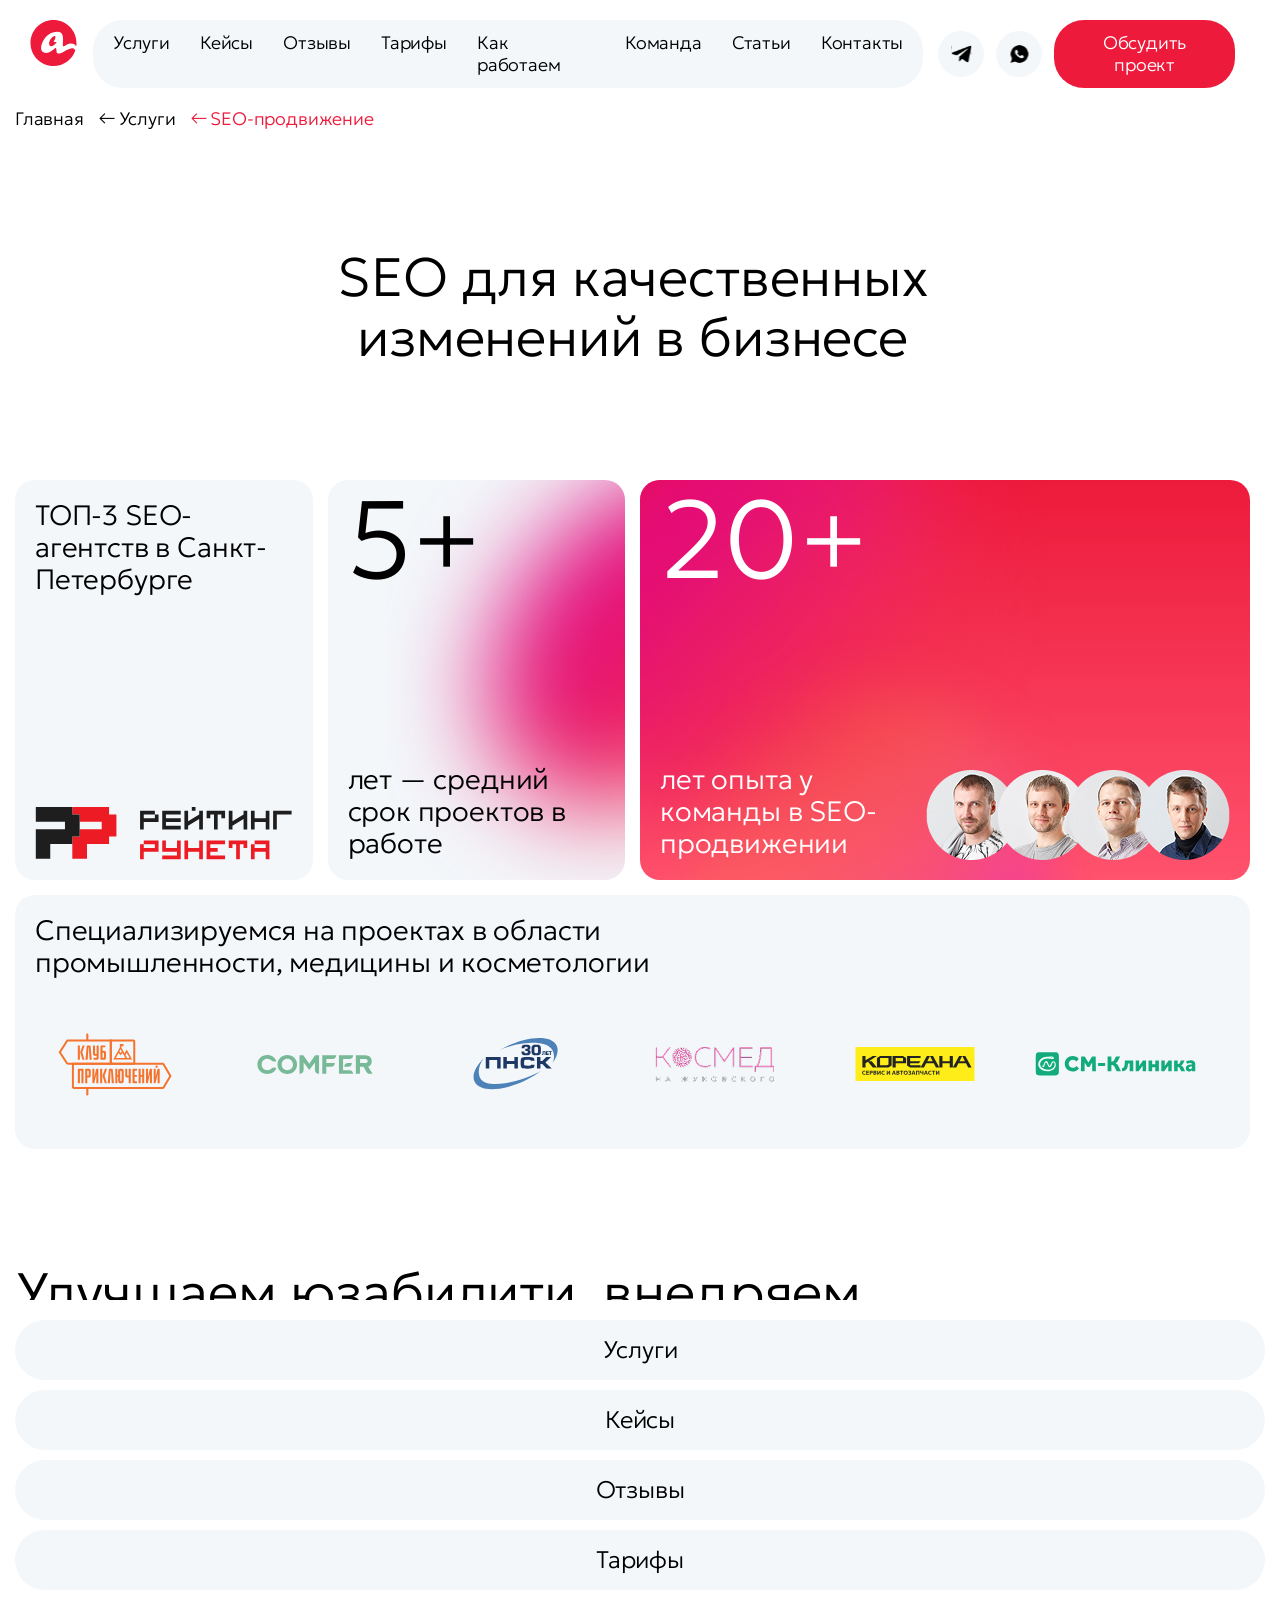
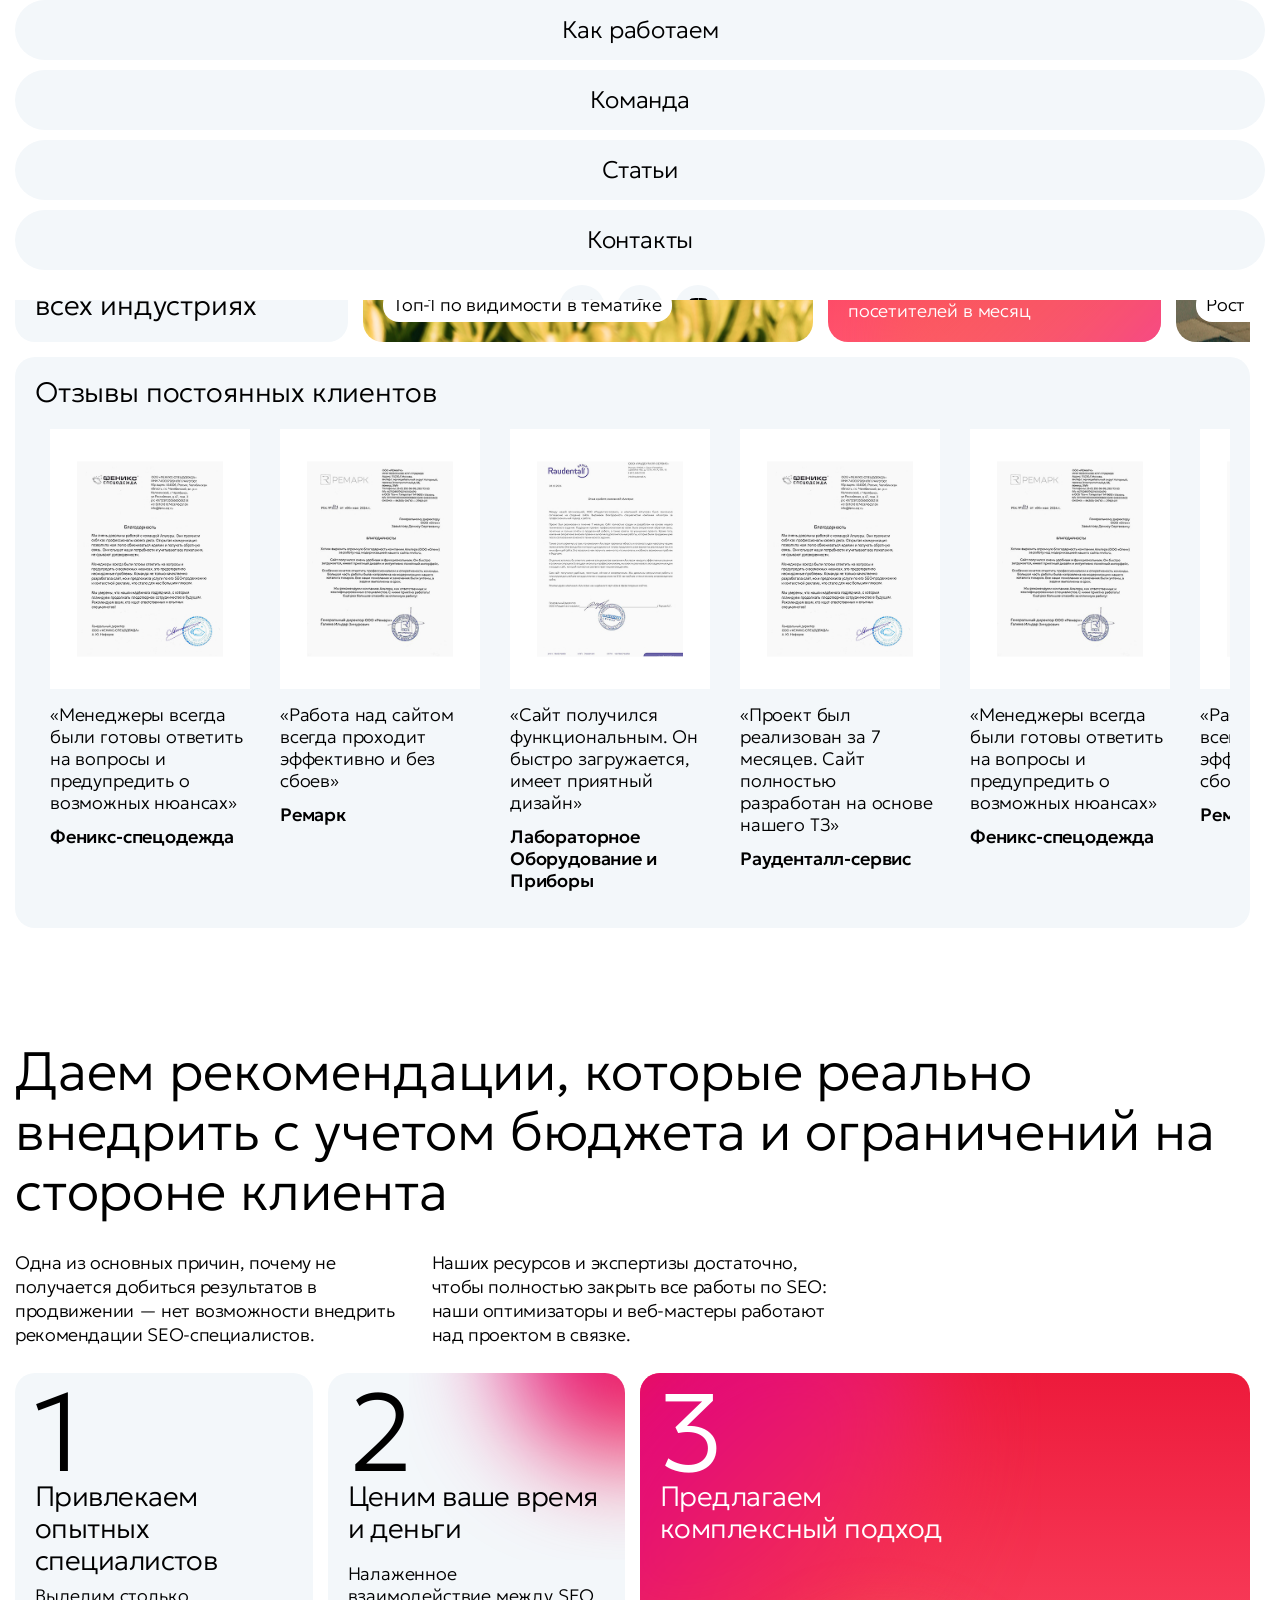
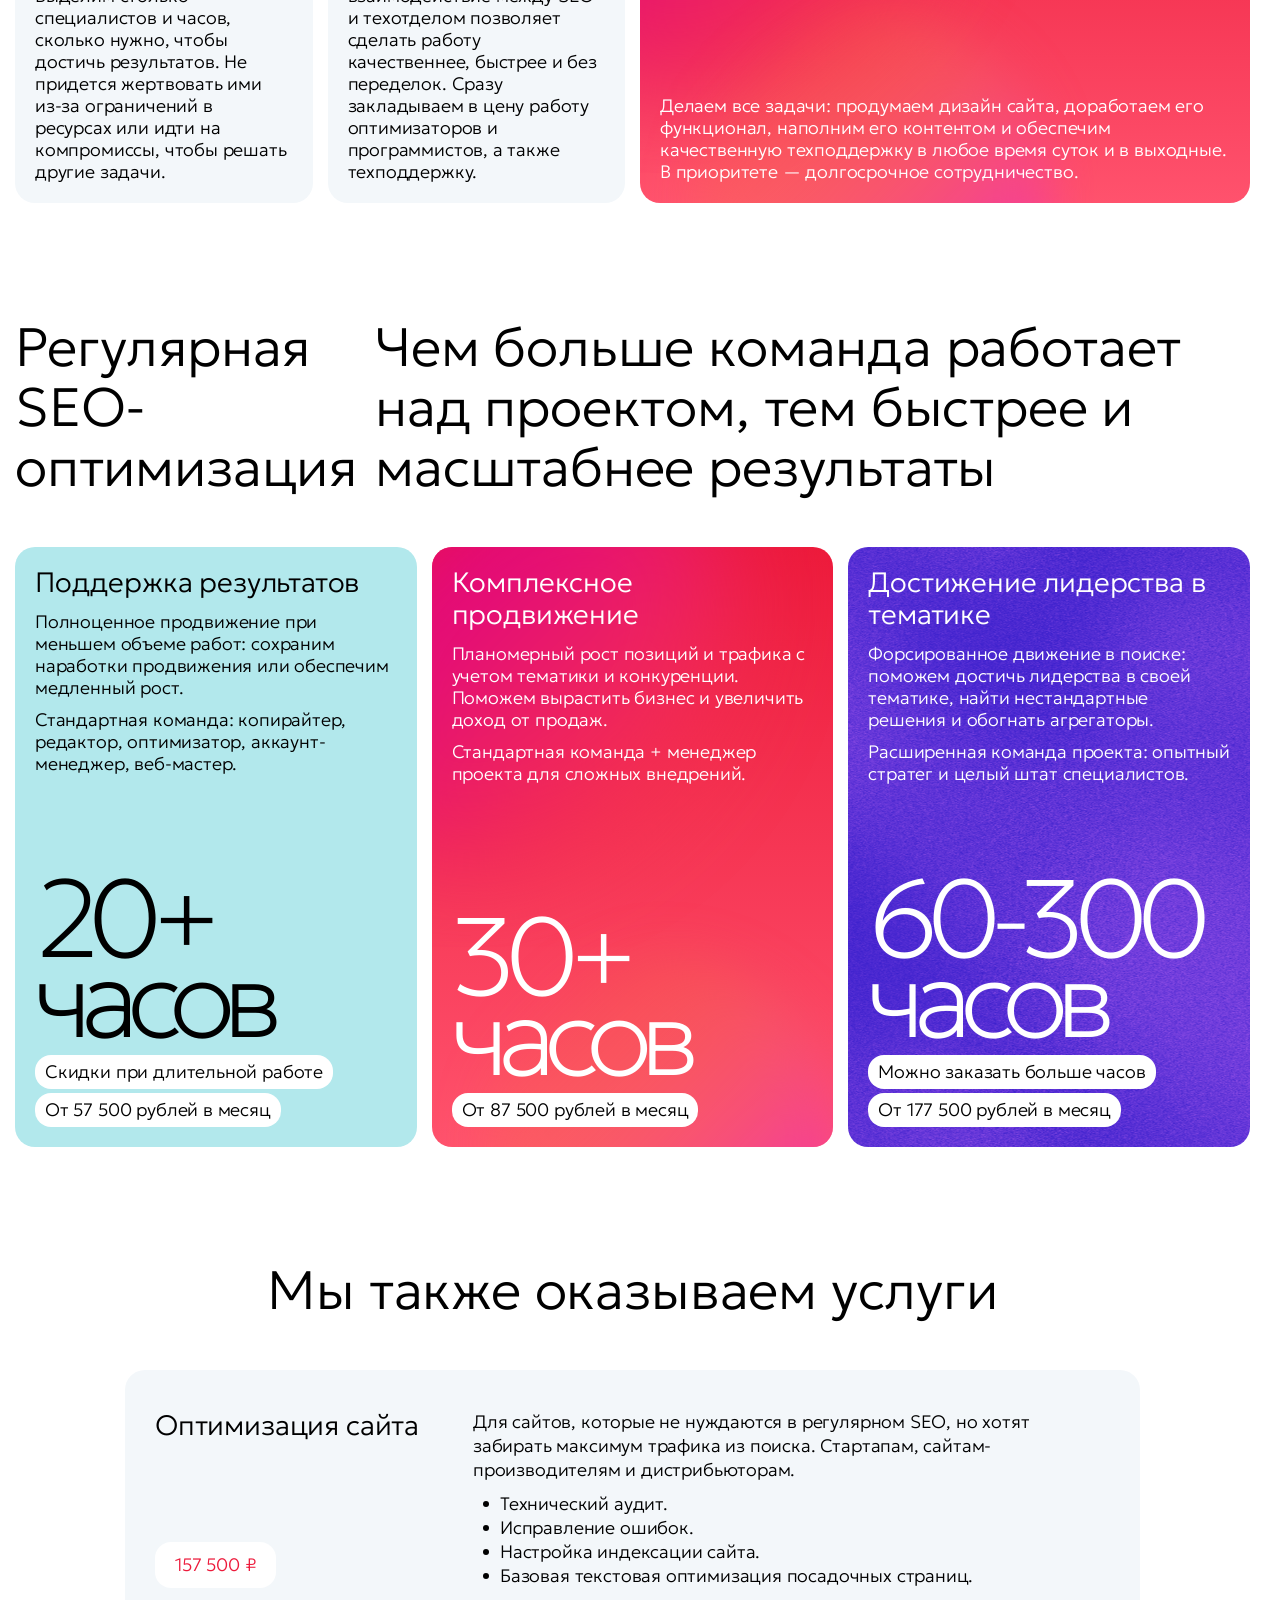
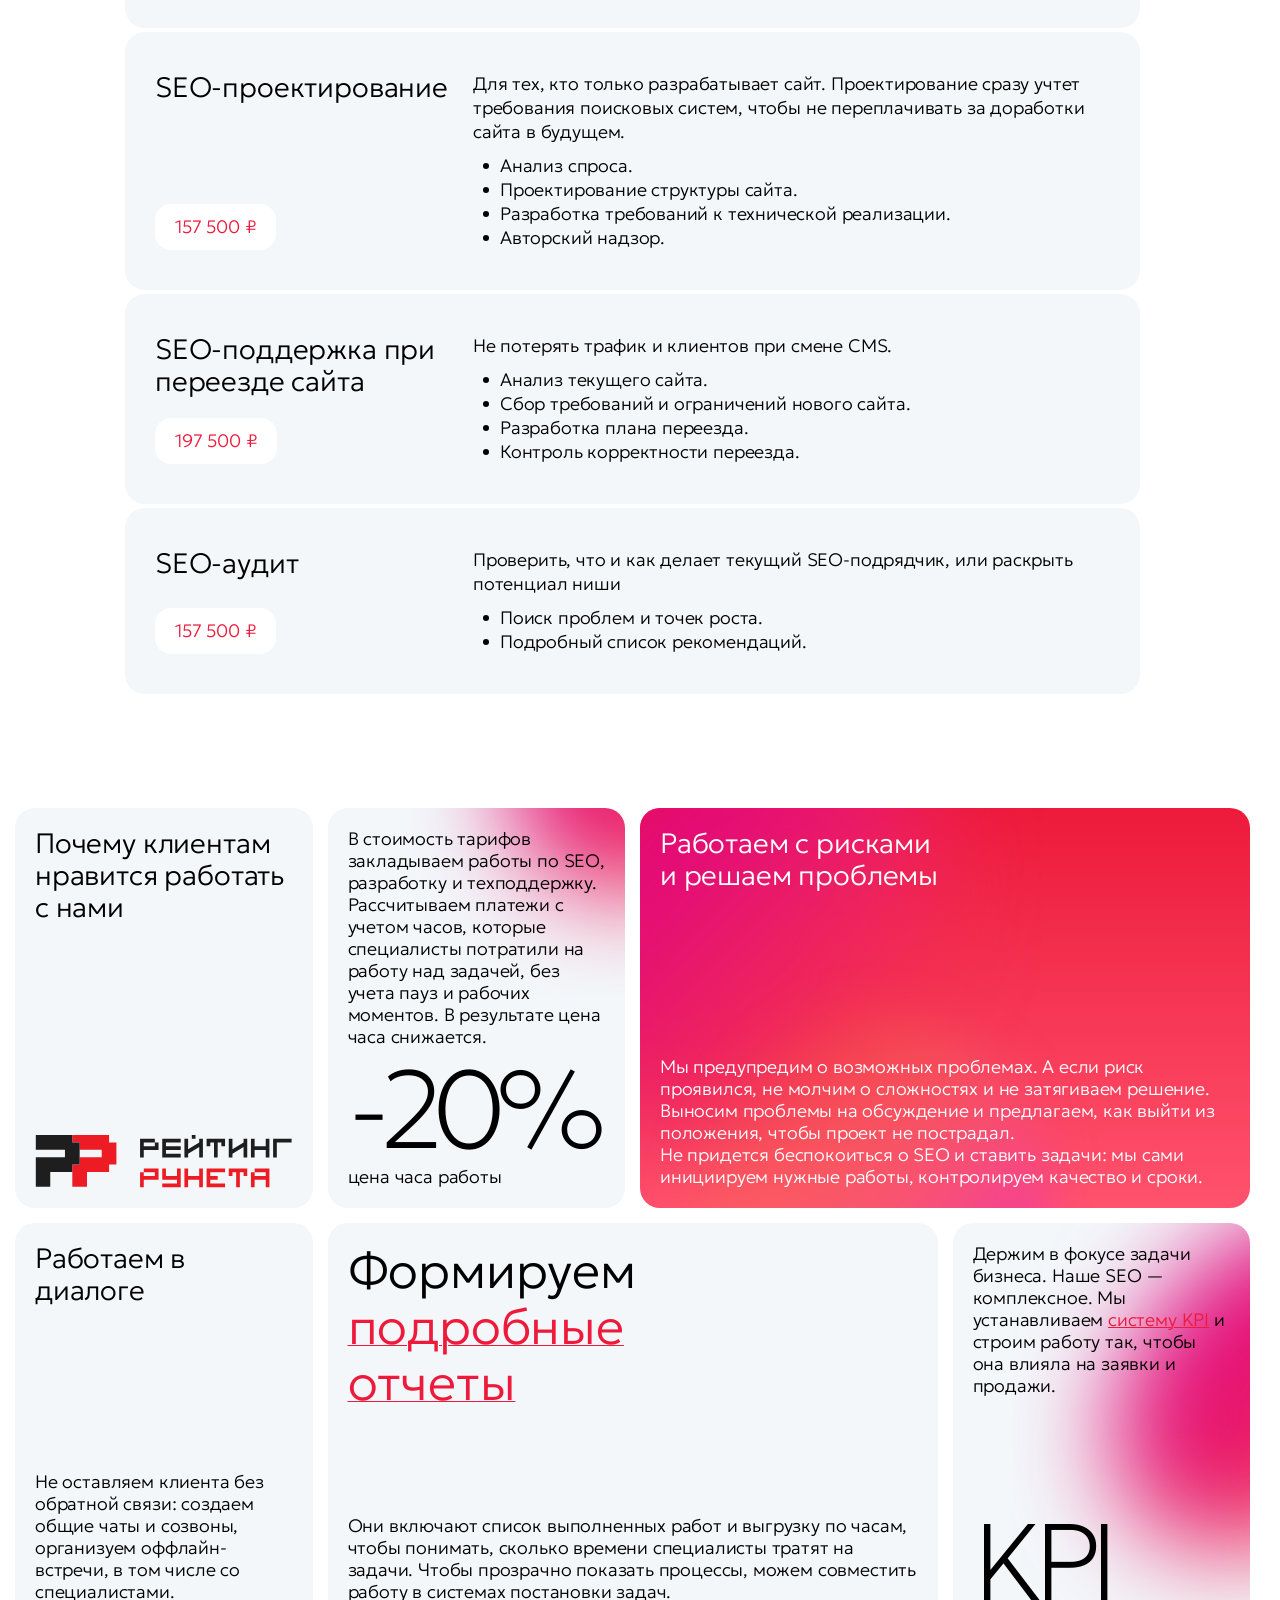
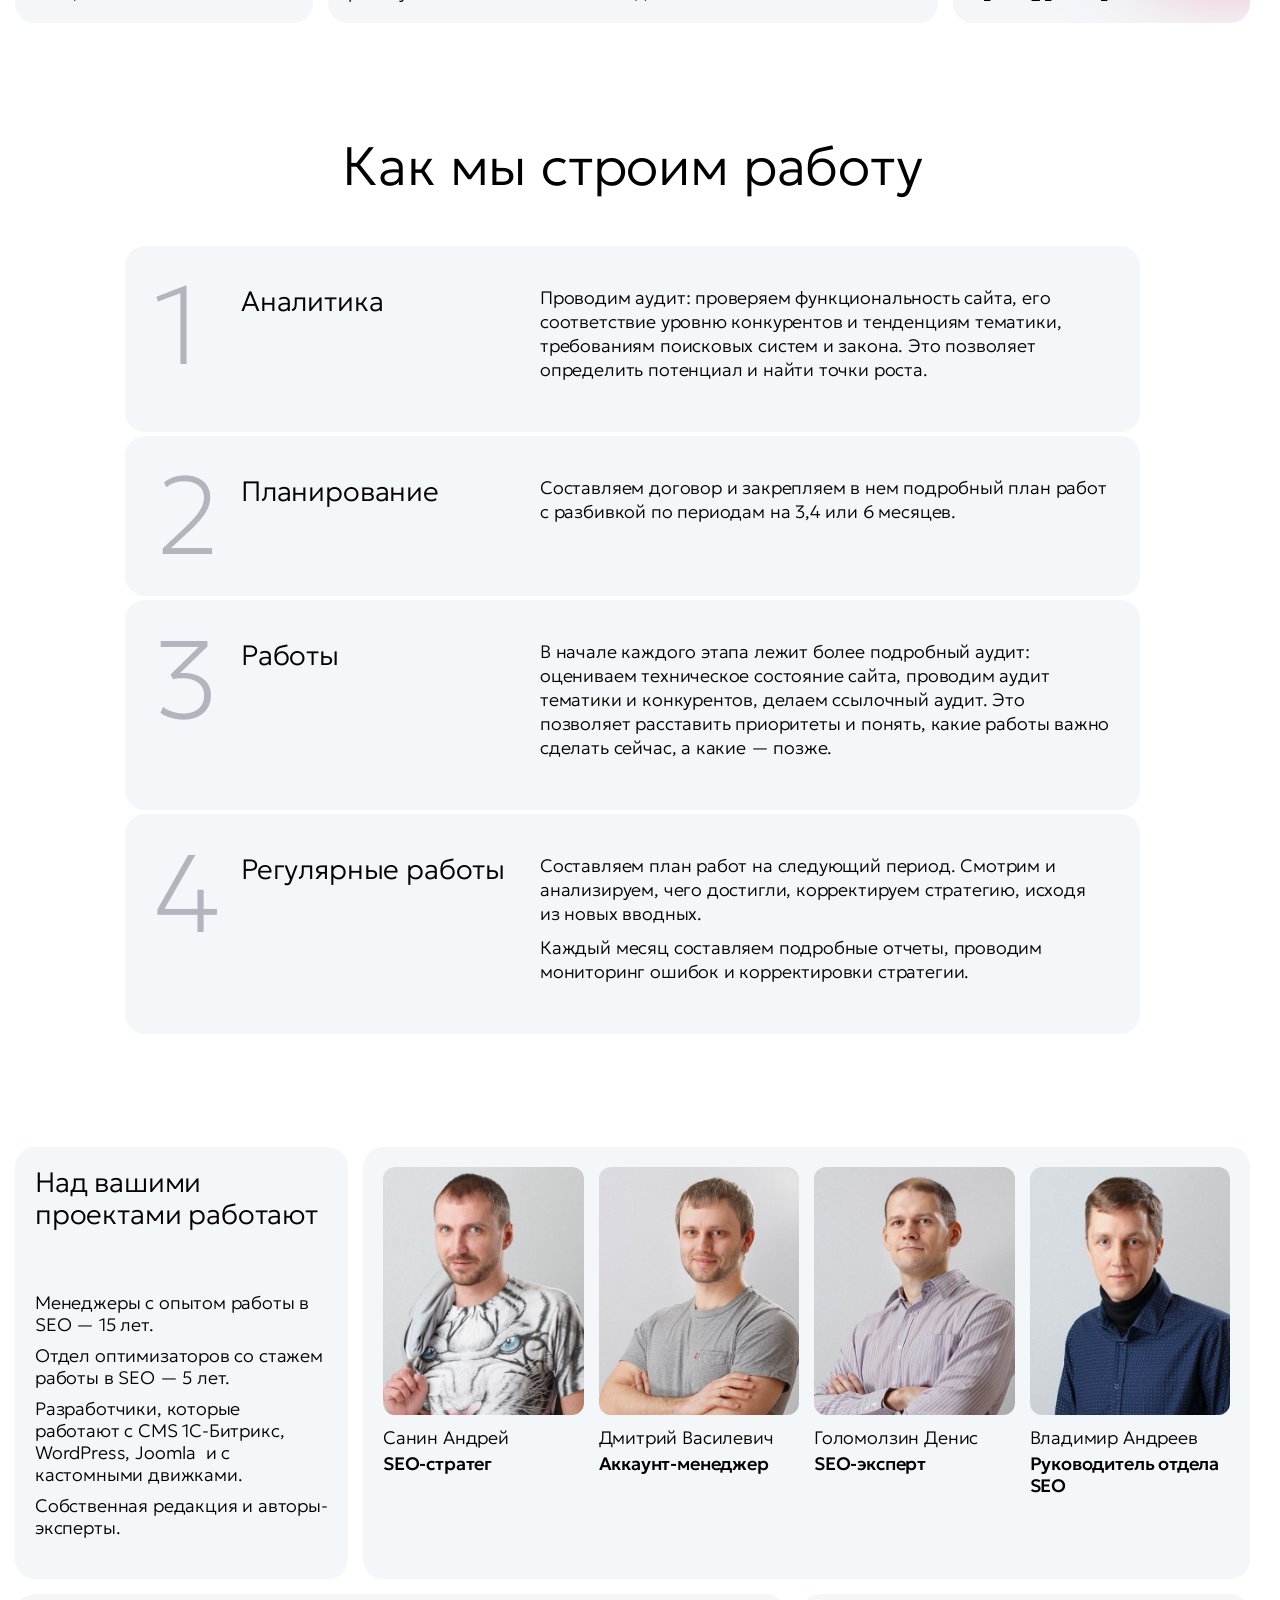
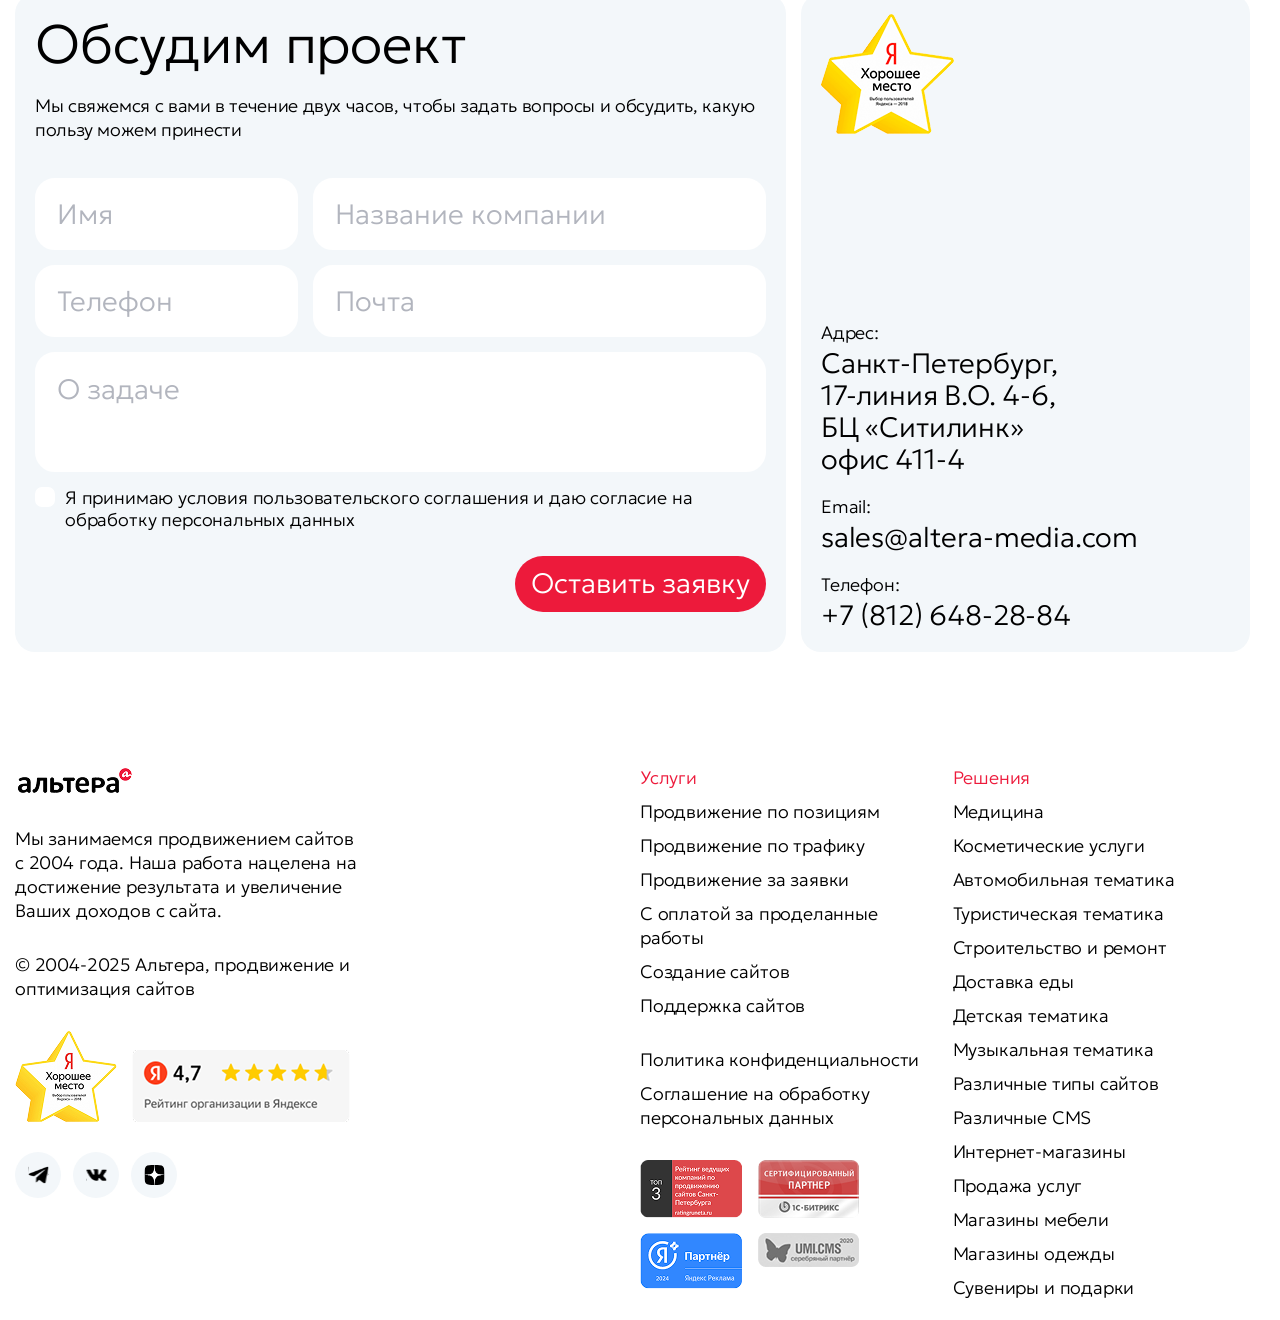
<file: seo.html>
<!doctype html>
<html lang="ru">
	<head>
		<meta charset="UTF-8">
		<meta name="viewport" content="width=device-width, initial-scale=1.0">
		<title>Альтера | Главная</title>
		<meta name="robots" content="noindex" />
		<link rel="apple-touch-icon" sizes="180x180" href="./assets/images/fav/apple-touch-icon.png">
		<link rel="icon" type="image/png" sizes="32x32" href="./assets/images/fav/favicon-32x32.png">
		<link rel="icon" type="image/png" sizes="16x16" href="./assets/images/fav/favicon-16x16.png">
		<link rel="stylesheet" href="./assets/css/swiper-bundle.min.css">
		<link rel="stylesheet" href="./assets/css/fancybox.css">
		
		<link rel="stylesheet" href="./assets/css/main.css">
		<link rel="stylesheet" href="./assets/css/block-css/team.css">
		<link rel="stylesheet" href="./assets/css/block-css/form.css">
		<link rel="stylesheet" href="./assets/css/block-css/popup.css">
		<link rel="stylesheet" href="./assets/css/block-css/services_seo.css">
		<link rel="stylesheet" href="./assets/css/block-css/cards.css">
		<link rel="stylesheet" href="./assets/css/block-css/tariffs.css">
		<link rel="stylesheet" href="./assets/css/block-css/recommend.css">
		<link rel="stylesheet" href="./assets/css/block-css/usability.css">
	</head>
	<body>
		<header class="header">
			<div class="container">
				<div class="header__inner">
					<div class="header__nav">
						<a href="/" class="header__nav-logo"><img src="./assets/images/logo-header.svg" alt="Altera Logo" width="47" height="46"></a>
						<nav>
							<ul>
								<li><a href="#services">Услуги</a></li>
								<li><a href="#cases">Кейсы</a></li>
								<li><a href="#reviews">Отзывы</a></li>
								<li><a href="#tariffs">Тарифы</a></li>
								<li><a href="#work">Как работаем</a></li>
								<li><a href="#team">Команда</a></li>
								<li><a href="#">Статьи</a></li>
								<li><a href="#">Контакты</a></li>
							</ul>
						</nav>
					</div>
					<div class="header__socials socials">
						<a href="https://t.me/alteraagency" class="socials__icon"><img src="./assets/images/social-tg.svg" alt="tg"></a>
						<a href="#" class="socials__icon"><img src="./assets/images/social-whatsapp.svg" alt="whatsapp"></a>
						<a href="#form" class="btn">Обсудить проект</a>
					</div>
					<div class="header_burger" id="burger">
						<input type="checkbox" id="burger-checkbox" class="burger-checkbox">
						<label class="burger" for="burger-checkbox"></label>
					</div>
				</div>
			</div>
		</header>
		<main class="content">
			<section class="section container breadcrumbs">
				<div class="breadcrumbs__item">
					<a title="Перейти к Компания «Фут Контейнер»." href="/" class="home" data-fragment="breacrumb-home">
					<span property="name">Главная</span>
					</a>
					<meta property="position" content="1">
				</div>
				<div class="breadcrumbs__item">
					<a title="Услуги" href="#" class="">
						<span property="name">Услуги</span>
					</a>
					<meta property="position" content="2">
				</div>
				<div class="breadcrumbs__item active">
					<span property="name">SEO-продвижение </span>
					<meta property="position" content="3">
				</div>
			</section>
			<section class="section container">
				<div class="section__body">
					<h1>SEO для качественных <br>изменений в бизнесе</h1>
				</div>
			</section>
			<section class="section container advantages">
				<div class="section__body">
					<div class="advantages-block">
						<div class="advantages-block__title">ТОП-3 SEO-агентств в Санкт-Петербурге</div>
						<div class="advantages-block__description">
							<img src="./assets/images/pp.svg" alt="">
						</div>
					</div>
					<div class="advantages-block bg-gradient-half">
						<div class="advantages-block__title big">5+</div>
						<div class="advantages-block__description">лет — средний срок проектов в работе</div>
					</div>
					<div class="advantages-block bg-gradient long">
						<div class="advantages-block__title big">20+</div>
						<div class="advantages-block__description">
							<div class="advantages-block__description-column">
								<div class="advantages-block__description-text">лет опыта у команды в SEO-продвижении</div>
								<div class="advantages-block__team">
									<img class="advantages-block__team-item" src="./assets/images/team-1.png">
									<img class="advantages-block__team-item" src="./assets/images/team-2.png">
									<img class="advantages-block__team-item" src="./assets/images/team-3.png">
									<img class="advantages-block__team-item" src="./assets/images/team-4.png">
								</div>
							</div>
						</div>
					</div>
					<div class="advantages-block full">
						<div class="advantages-block__title">Специализируемся на проектах в области<br>промышленности, медицины и косметологии</div>
						<div class="advantages-block__description">
							<div class="slider">
								<div class="slider__swiper swiper slider__advantages">
									<div class="slider__list swiper-wrapper">
										<div class="slider__item swiper-slide">
											<div class="clients__item">
												<img src="./assets/images/clients/clients-1.svg" alt="" class="clients__logo">
											</div>
										</div>
										<div class="slider__item swiper-slide">
											<div class="clients__item">
												<img src="./assets/images/clients/clients-2.svg" alt="" class="clients__logo">
											</div>
										</div>
										<div class="slider__item swiper-slide">
											<div class="clients__item">
												<img src="./assets/images/clients/clients-3.svg" alt="" class="clients__logo">
											</div>
										</div>
										<div class="slider__item swiper-slide">
											<div class="clients__item">
												<img src="./assets/images/clients/clients-4.svg" alt="" class="clients__logo">
											</div>
										</div>
										<div class="slider__item swiper-slide">
											<div class="clients__item">
												<img src="./assets/images/clients/clients-5.png" alt="" class="clients__logo">
											</div>
										</div>
										<div class="slider__item swiper-slide">
											<div class="clients__item">
												<img src="./assets/images/clients/clients-6.svg" alt="" class="clients__logo">
											</div>
										</div>
										<div class="slider__item swiper-slide">
											<div class="clients__item">
												<img src="./assets/images/clients/clients-8.svg" alt="" class="clients__logo">
											</div>
										</div>
										<div class="slider__item swiper-slide">
											<div class="clients__item">
												<img src="./assets/images/clients/clients-1.svg" alt="" class="clients__logo">
											</div>
										</div>
										<div class="slider__item swiper-slide">
											<div class="clients__item">
												<img src="./assets/images/clients/clients-2.svg" alt="" class="clients__logo">
											</div>
										</div>
										<div class="slider__item swiper-slide">
											<div class="clients__item">
												<img src="./assets/images/clients/clients-3.svg" alt="" class="clients__logo">
											</div>
										</div>
										<div class="slider__item swiper-slide">
											<div class="clients__item">
												<img src="./assets/images/clients/clients-4.svg" alt="" class="clients__logo">
											</div>
										</div>
										<div class="slider__item swiper-slide">
											<div class="clients__item">
												<img src="./assets/images/clients/clients-5.png" alt="" class="clients__logo">
											</div>
										</div>
										<div class="slider__item swiper-slide">
											<div class="clients__item">
												<img src="./assets/images/clients/clients-6.svg" alt="" class="clients__logo">
											</div>
										</div>
										<div class="slider__item swiper-slide">
											<div class="clients__item">
												<img src="./assets/images/clients/clients-8.svg" alt="" class="clients__logo">
											</div>
										</div>
									</div>
								</div>
							</div>
						</div>
					</div>
				</div>
			</section>
			<section class="section container" id="cases">
				<div class="section__body">
					<div class="section__title">
						Улучшаем юзабилити, внедряем рекомендации<br>оптимизаторов и создаем экспертный контент
						
						<!--div class="usability__nav slider__nav">
							<div class="slider__prev">
								<svg width="40" height="40" viewBox="0 0 40 40" fill="none" xmlns="http://www.w3.org/2000/svg">
									<rect width="40" height="40" rx="20" transform="matrix(-1 0 0 1 40 0)" fill="black"/>
									<path d="M27 20H13" stroke="white" stroke-width="2" stroke-linecap="round" stroke-linejoin="round"/>
									<path d="M20 13L13 20L20 27" stroke="white" stroke-width="2" stroke-linecap="round" stroke-linejoin="round"/>
								</svg>
							</div>
							<div class="slider__next">		
								<svg width="40" height="40" viewBox="0 0 40 40" fill="none" xmlns="http://www.w3.org/2000/svg">
									<rect width="40" height="40" rx="20" fill="black"/>
									<path d="M13 20H27" stroke="white" stroke-width="2" stroke-linecap="round" stroke-linejoin="round"/>
									<path d="M20 13L27 20L20 27" stroke="white" stroke-width="2" stroke-linecap="round" stroke-linejoin="round"/>
								</svg>
							</div>
						</div-->
					</div>
					<div class="advantages usability">
						<div class="advantages-block">
							<div class="advantages-block__title big">270+</div>
							<div class="advantages-block__description">
								историй успеха во всех индустриях
							</div>
						</div>
						<div class="usability-content">
							<div class="swiper slider__usability">
								<div class="usability__list swiper-wrapper">
									<div class="usability__block swiper-slide" style="background-image: url('./assets/images/usability-1.jpg')">
										<div class="usability__block-title">
											VPOXOD
										</div>
										<div class="usability__block-description">
											Сделали Клуб Приключений лидером видимости и наладили стабильный поток туристов из поиска
										</div>
										<div class="usability__block-text">
											<ul>
												<li>Трафик вырос в 11 раз</li>
												<li>15 лет сотрудничества</li>
												<li>Топ-1 по видимости в тематике</li>
											</ul>
										</div>
									</div>
									<div class="usability__block small bg-gradient swiper-slide">
										<div class="usability__block-title">
											SM-Клиника
										</div>
										<div class="usability__block-description">
											Одними из первых в SEO подключили информационный трафик, чтобы опередить конкурентов и получать больше заявок
										</div>
										<div class="usability__block-text">
											<div class="number">1,8 млн</div>
											<div class="text">посетителей в месяц</div>
										</div>
									</div>
									<div class="usability__block swiper-slide" style="background-image: url('./assets/images/usability-2.jpg')">
										<div class="usability__block-title">
											Полигон
										</div>
										<div class="usability__block-description">
											Развили сайт от одностраничной визитки до мультирегионального сайта и привели посетителей.
										</div>
										<div class="usability__block-text">
											<ul>
												<li>Рост целевого трафика на 300%</li>
												<li>Рост видимости в Яндексе на 77%</li>
												<li>Рост информационного трафика в 26 раз</li>
											</ul>
										</div>
									</div>
									<div class="usability__block small white-text swiper-slide"  style="background-image: url('./assets/images/usability-3.jpg')">
										<div class="usability__block-title">
											Космед
										</div>
										<div class="usability__block-description">
											Настроили эффективное SEO-продвижение, несмотря на конкуренцию в нише косметологии. И сэкономили на контекстной рекламе.
										</div>
										<div class="usability__block-text">
											<ul>
												<li>Рост трафика на 604%</li>
												<li>250 запросов в ТОП-3 Google  </li>
												<li>309 запросов в ТОП-3 Яндекса</li>
											</ul>
										</div>
									</div>
									<div class="usability__block small swiper-slide">
										<div class="usability__block-title">
											Корвей
										</div>
										<div class="usability__block-description">
											Кратно увеличили трафик и модернизировали сайт под маркетинговые задачи
										</div>
										<div class="usability__block-text">
											<div class="number">+89%</div>
											<div class="text">уникальных посетителей</div>
										</div>
									</div>
								</div>
							</div>
						</div>
					</div>
					<div class="reviews" id="reviews">
						<h2 class="reviews__title">Отзывы постоянных клиентов</h2>
						<div class="slider">
							<div class="slider__swiper swiper slider__reviews">
								<div class="slider__list swiper-wrapper">
									<div class="slider__item swiper-slide">
										<div class="reviews-block">
											<div class="reviews-block__image">
												<img data-modal="reviews" class="js-open-modal" src="./assets/images/ReviewsBlock-1.jpg" alt="">
												<div data-modal="reviews" class="btn js-open-modal">Читать отзыв</div>
											</div>
											<div class="reviews-block__title">«Менеджеры всегда были готовы ответить на вопросы и предупредить о возможных нюансах»</div>
											<div class="reviews-block__company">Феникс-спецодежда</div>
										</div>
									</div>
									<div class="slider__item swiper-slide">
										<div class="reviews-block">
											<div class="reviews-block__image">
												<img data-modal="reviews" class="js-open-modal" src="./assets/images/ReviewsBlock-2.jpg" alt="">
												<div data-modal="reviews" class="btn js-open-modal">Читать отзыв</div>
											</div>
											<div class="reviews-block__title">«Работа над сайтом всегда проходит эффективно и без сбоев»</div>
											<div class="reviews-block__company">Ремарк</div>
										</div>
									</div>
									<div class="slider__item swiper-slide">
										<div class="reviews-block">
											<div class="reviews-block__image">
												<img data-modal="reviews" class="js-open-modal" src="./assets/images/ReviewsBlock-3.jpg" alt="">
												<div data-modal="reviews" class="btn js-open-modal">Читать отзыв</div>
											</div>
											<div class="reviews-block__title">«Сайт получился функциональным. Он быстро загружается, имеет приятный дизайн»</div>
											<div class="reviews-block__company">Лабораторное Оборудование и Приборы</div>
										</div>
									</div>
									<div class="slider__item swiper-slide">
										<div class="reviews-block">
											<div class="reviews-block__image">
												<img data-modal="reviews" class="js-open-modal" src="./assets/images/ReviewsBlock-1.jpg" alt="">
												<div data-modal="reviews" class="btn js-open-modal">Читать отзыв</div>
											</div>
											<div class="reviews-block__title">«Проект был реализован за 7 месяцев. Сайт полностью разработан на основе нашего ТЗ»</div>
											<div class="reviews-block__company">Рауденталл-сервис</div>
										</div>
									</div>
									<div class="slider__item swiper-slide">
										<div class="reviews-block">
											<div class="reviews-block__image">
												<img data-modal="reviews" class="js-open-modal" src="./assets/images/ReviewsBlock-2.jpg" alt="">
												<div data-modal="reviews" class="btn js-open-modal">Читать отзыв</div>
											</div>
											<div class="reviews-block__title">«Менеджеры всегда были готовы ответить на вопросы и предупредить о возможных нюансах»</div>
											<div class="reviews-block__company">Феникс-спецодежда</div>
										</div>
									</div>
									<div class="slider__item swiper-slide">
										<div class="reviews-block">
											<div class="reviews-block__image">
												<img data-modal="reviews" class="js-open-modal" src="./assets/images/ReviewsBlock-3.jpg" alt="">
												<div data-modal="reviews" class="btn js-open-modal">Читать отзыв</div>
											</div>
											<div class="reviews-block__title">«Работа над сайтом всегда проходит эффективно и без сбоев»</div>
											<div class="reviews-block__company">Ремарк</div>
										</div>
									</div>
									<div class="slider__item swiper-slide">
										<div class="reviews-block">
											<div class="reviews-block__image">
												<img data-modal="reviews" class="js-open-modal" src="./assets/images/ReviewsBlock-1.jpg" alt="">
												<div data-modal="reviews" class="btn js-open-modal">Читать отзыв</div>
											</div>
											<div class="reviews-block__title">«Проект был реализован за 7 месяцев. Сайт полностью разработан на основе нашего ТЗ»</div>
											<div class="reviews-block__company">Рауденталл-сервис</div>
										</div>
									</div>
									<div class="slider__item swiper-slide">
										<div class="reviews-block">
											<div class="reviews-block__image">
												<img data-modal="reviews" class="js-open-modal" src="./assets/images/ReviewsBlock-2.jpg" alt="">
												<div data-modal="reviews" class="btn js-open-modal">Читать отзыв</div>
											</div>
											<div class="reviews-block__title">«Менеджеры всегда были готовы ответить на вопросы и предупредить о возможных нюансах»</div>
											<div class="reviews-block__company">Феникс-спецодежда</div>
										</div>
									</div>
									<div class="slider__item swiper-slide">
										<div class="reviews-block">
											<div class="reviews-block__image">
												<img data-modal="reviews" class="js-open-modal" src="./assets/images/ReviewsBlock-3.jpg" alt="">
												<div data-modal="reviews" class="btn js-open-modal">Читать отзыв</div>
											</div>
											<div class="reviews-block__title">«Работа над сайтом всегда проходит эффективно и без сбоев»</div>
											<div class="reviews-block__company">Ремарк</div>
										</div>
									</div>
								</div>
							</div>
						</div>
					</div>
				</div>
			</section>
			<section class="section container recommend">
				<div class="section__body">
					<div class="section__title">
						Даем рекомендации, которые реально внедрить с учетом бюджета и ограничений на стороне клиента 
					</div>
					<div class="section__extra">
						<p>Одна из основных причин, почему не получается добиться результатов в продвижении — нет возможности внедрить рекомендации SEO&#8209;специалистов.</p>
						<p>Наших ресурсов и экспертизы достаточно, чтобы полностью закрыть все работы по SEO: наши оптимизаторы и веб-мастеры работают над проектом в связке.</p>
					</div>
					<div class="advantages">
						<div class="section__body">
							<div class="advantages-block">
								<div class="advantages-block__title big">1</div>
								<div class="advantages-block__extra-title">Привлекаем опытных специалистов  </div>
								<div class="advantages-block__description">
									Выделим столько специалистов и часов, сколько нужно, чтобы достичь результатов. Не придется жертвовать ими из-за ограничений в ресурсах или идти на компромиссы, чтобы решать другие задачи. 
								</div>
							</div>
							<div class="advantages-block bg-gradient-top">
								<div class="advantages-block__title big">2</div>
								<div class="advantages-block__extra-title">Ценим ваше время <br>и деньги</div>
								<div class="advantages-block__description">
									Налаженное взаимодействие между SEO и техотделом позволяет сделать работу качественнее, быстрее и без переделок. Сразу закладываем в цену работу оптимизаторов и программистов, а также техподдержку.
								</div>
							</div>
							<div class="advantages-block bg-gradient long">
								<div class="advantages-block__title big">3</div>
								<div class="advantages-block__extra-title">Предлагаем <br>комплексный подход</div>
								<div class="advantages-block__description">
									Делаем все задачи: продумаем дизайн сайта, доработаем его функционал, наполним его контентом и обеспечим качественную техподдержку в любое время суток и в выходные. В приоритете — долгосрочное сотрудничество.     
								</div>
							</div>
						</div>
					</div>
				</div>
			</section>
			<section class="section container tariffs" id="tariffs">
				<div class="section__body">
					<div class="section__title">
						Регулярная SEO-оптимизация<br>
						<span class="hidden-mobile">Чем больше команда работает над проектом, тем быстрее и масштабнее результаты</span>
					</div>
					<div class="advantages">
						<div class="section__body">
							<div class="advantages-block bg-blue">
								<div class="advantages-block__title">Поддержка результатов</div>
								<div class="advantages-block__extra-title">
									<p>Полноценное продвижение при меньшем объеме работ: сохраним наработки продвижения или обеспечим медленный рост.</p>
									<p>Стандартная команда: копирайтер, редактор, оптимизатор, аккаунт-менеджер, веб-мастер.</p>
								</div>
								<div class="advantages-block__description">
									<div class="number">
										20+ часов
									</div>
									<ul>
										<li>Скидки при длительной работе</li>
										<li>От 57 500 рублей в месяц</li>
									</ul>
								</div>
							</div>
							<div class="advantages-block bg-gradient">
								<div class="advantages-block__title">Комплексное продвижение</div>
								<div class="advantages-block__extra-title">
									<p>Планомерный рост позиций и трафика с учетом тематики и конкуренции. Поможем вырастить бизнес и увеличить доход от продаж.</p>
									<p>Стандартная команда +  менеджер проекта для сложных внедрений.</p>
								</div>
								<div class="advantages-block__description">
									<div class="number">
										30+ часов
									</div>
									<ul>
										<li>От 87 500 рублей в месяц</li>
									</ul>
								</div>
							</div>
							<div class="advantages-block bg-violet">
								<div class="advantages-block__title">Достижение лидерства в тематике</div>
								<div class="advantages-block__extra-title">
									<p>Форсированное движение в поиске: поможем достичь лидерства в своей тематике, найти нестандартные решения и обогнать агрегаторы.</p>
									<p>Расширенная команда проекта: опытный стратег и целый штат специалистов.</p>
								</div>
								<div class="advantages-block__description">
									<div class="number">
										60-300 часов
									</div>
									<ul>
										<li>Можно заказать больше часов</li>
										<li>От 177 500 рублей в месяц</li>
									</ul>
								</div>
							</div>
						</div>
					</div>
				</div>
			</section>
			<section class="section container services" id="services">
				<div class="section__body">
					<div class="section__title center">
						Мы также оказываем услуги
					</div>
					<div class="services__list">
						<div class="services__block">
							<div class="services__info">
								<div class="services__info-title">
									Оптимизация сайта
								</div>
								<div class="services__info-price">
									157 500 ₽
								</div>
							</div>
							<div class="services__description">
								<p>Для сайтов, которые не нуждаются в регулярном SEO, но хотят забирать максимум трафика из поиска. Стартапам, сайтам-производителям и дистрибьюторам.</p>
								<ul>
									<li>Технический аудит.</li>
									<li>Исправление ошибок.</li>
									<li>Настройка индексации сайта.</li>
									<li>Базовая текстовая оптимизация посадочных страниц.</li>
								</ul>
							</div>
						</div>
						<div class="services__block">
							<div class="services__info">
								<div class="services__info-title">
									SEO-проектирование
								</div>
								<div class="services__info-price">
									157 500 ₽
								</div>
							</div>
							<div class="services__description">
								<p>Для тех, кто только разрабатывает сайт. Проектирование сразу учтет требования поисковых систем, чтобы не переплачивать за доработки сайта в будущем.</p>
								<ul>
									<li>Анализ спроса.</li>
									<li>Проектирование структуры сайта.</li>
									<li>Разработка требований к технической реализации.</li>
									<li>Авторский надзор.</li>
								</ul>
							</div>
						</div>
						<div class="services__block">
							<div class="services__info">
								<div class="services__info-title">
									SEO-поддержка при переезде сайта
								</div>
								<div class="services__info-price">
									197 500 ₽
								</div>
							</div>
							<div class="services__description">
								<p>Не потерять трафик и клиентов при смене CMS.</p>
								<ul>
									<li>Анализ текущего сайта.</li>
									<li>Сбор требований и ограничений нового сайта.</li>
									<li>Разработка плана переезда.</li>
									<li>Контроль корректности переезда.</li>
								</ul>
							</div>
						</div>
						<div class="services__block">
							<div class="services__info">
								<div class="services__info-title">
									SEO-аудит
								</div>
								<div class="services__info-price">
									157 500 ₽
								</div>
							</div>
							<div class="services__description">
								<p>Проверить, что и как делает текущий SEO-подрядчик, или раскрыть потенциал ниши</p>
								<ul>
									<li>Поиск проблем и точек роста.</li>
									<li>Подробный список рекомендаций.</li>
								</ul>
							</div>
						</div>
					</div>
				</div>
			</section>
			<section class="section container advantages cards">
				<div class="section__body">
					<div class="advantages-block">
						<div class="advantages-block__title">Почему клиентам нравится работать с нами </div>
						<div class="advantages-block__description">
							<img src="./assets/images/pp.svg" alt="">
						</div>
					</div>
					<div class="advantages-block bg-gradient-top">
						<div class="advantages-block__extra-title">В стоимость тарифов закладываем работы по SEO, разработку и техподдержку. Рассчитываем платежи с учетом часов, которые специалисты потратили на работу над задачей, без учета пауз и рабочих моментов. В результате цена часа снижается.</div>
						<div class="advantages-block__description">
							<div class="number">
								-20%  
							</div>
							<div class="text">
								цена часа работы
							</div>
						</div>
					</div>
					<div class="advantages-block bg-gradient long">
						<div class="advantages-block__title">Работаем с рисками <br>и решаем проблемы</div>
						<div class="advantages-block__extra-title">
							<p>Мы предупредим о возможных проблемах. А если риск проявился, не молчим о сложностях и не затягиваем решение. Выносим проблемы на обсуждение и предлагаем, как выйти из положения, чтобы проект не пострадал.</p>
							<p>Не придется беспокоиться о SEO и ставить задачи: мы сами инициируем нужные работы, контролируем качество и сроки.</p>
						</div>
					</div>
					<div class="advantages-block">
						<div class="advantages-block__title">Работаем в диалоге</div>
						<div class="advantages-block__extra-title">
							Не оставляем клиента без обратной связи: создаем общие чаты и созвоны, организуем оффлайн-встречи, в том числе со специалистами.
						</div>
					</div>
					<div class="advantages-block long">
						<div class="advantages-block__title medium">Формируем <br><a href="#">подробные <br>отчеты</a></div>
						<div class="advantages-block__extra-title">
							Они включают список выполненных работ и выгрузку по часам, чтобы понимать, сколько времени специалисты тратят на задачи. Чтобы прозрачно показать процессы, можем совместить работу в системах постановки задач.
						</div>
					</div>
					<div class="advantages-block bg-gradient-half">
						<div class="advantages-block__extra-title">Держим в фокусе задачи бизнеса. Наше SEO — комплексное. Мы устанавливаем <a href="#">систему KPI</a> и строим работу так, чтобы она влияла на заявки и продажи.</div>
						<div class="advantages-block__description">
							<div class="number">
								KPI
							</div>
						</div>
					</div>
				</div>
			</section>
			<section class="section container services services-numbers" id="work">
				<div class="section__body">
					<div class="section__title center">
						Как мы строим работу
					</div>
					<div class="services__list">
						<div class="services__block">
							<div class="services__info">
								<div class="services__info-number">
									1
								</div>
								<div class="services__info-title">
									Аналитика
								</div>
							</div>
							<div class="services__description">
								<p>Проводим аудит: проверяем функциональность сайта, его соответствие уровню конкурентов и тенденциям тематики, требованиям поисковых систем и закона. Это позволяет определить потенциал и найти точки роста. </p>
							</div>
						</div>
						<div class="services__block">
							<div class="services__info">
								<div class="services__info-number">
									2
								</div>
								<div class="services__info-title">
									Планирование
								</div>
							</div>
							<div class="services__description">
								<p>Составляем договор и закрепляем в нем подробный план работ с разбивкой по периодам на 3,4 или 6 месяцев.   </p>
							</div>
						</div>
						<div class="services__block">
							<div class="services__info">
								<div class="services__info-number">
									3
								</div>
								<div class="services__info-title">
									Работы
								</div>
							</div>
							<div class="services__description">
								<p>В начале каждого этапа лежит более подробный аудит: оцениваем техническое состояние сайта, проводим аудит тематики и конкурентов, делаем ссылочный аудит. Это позволяет расставить приоритеты и понять, какие работы важно сделать сейчас, а какие — позже.   </p>
							</div>
						</div>
						<div class="services__block">
							<div class="services__info">
								<div class="services__info-number">
									4
								</div>
								<div class="services__info-title">
									Регулярные работы
								</div>
							</div>
							<div class="services__description">
								<p>Составляем план работ на следующий период. Смотрим и анализируем, чего достигли, корректируем стратегию, исходя из новых вводных.</p>
								<p>Каждый месяц составляем подробные отчеты, проводим мониторинг ошибок и корректировки стратегии.</p>
							</div>
						</div>
					</div>
				</div>
			</section>
			<section class="section container team" id="team">
				<div class="section__body">
					<div class="team__info multicolor__block">
						<div class="team__info-title">
							Над вашими проектами работают
						</div>
						<ul>
							<li>Менеджеры с опытом работы в SEO — 15 лет.</li>
							<li>Отдел оптимизаторов со стажем работы в SEO — 5 лет.</li>
							<li>Разработчики, которые работают с CMS 1С-Битрикс, WordPress, Joomla  и с кастомными движками.</li>
							<li>Собственная редакция и авторы-эксперты.</li>
						</ul>
					</div>
					<div class="team__cards team__cards-inner multicolor__block swiper">
						<div class="swiper-wrapper">
							<div class="team__item swiper-slide ">
								<img src="./assets/images/team-big-1.png" alt="Санин Андрей">
								<div class="team__item-name">
									Санин Андрей
								</div>
								<div class="team__item-post">
									SEO-стратег
								</div>
							</div>
							<div class="team__item swiper-slide ">
								<img src="./assets/images/team-big-2.png" alt="Санин Андрей">
								<div class="team__item-name">
									Дмитрий Василевич
								</div>
								<div class="team__item-post">
									Аккаунт-менеджер
								</div>
							</div>
							<div class="team__item swiper-slide ">
								<img src="./assets/images/team-big-3.png" alt="Санин Андрей">
								<div class="team__item-name">
									Голомолзин Денис
								</div>
								<div class="team__item-post">
									SEO-эксперт
								</div>
							</div>
							<div class="team__item swiper-slide ">
								<img src="./assets/images/team-big-4.png" alt="Санин Андрей">
								<div class="team__item-name">
									Владимир Андреев
								</div>
								<div class="team__item-post">
									Руководитель отдела SEO
								</div>
							</div>
						</div>
					</div>
				</div>
			</section>
			<section class="section container contacts" id="form">
				<div class="section__body">
					<div class="contacts__form multicolor__block">
						<div class="section__title">
							Обсудим проект
						</div>
						<div class="section__extra">
							Мы свяжемся с вами в течение двух часов, чтобы задать вопросы и обсудить, какую пользу можем принести
						</div>
						<div class="fields">
							<div class="form-field fields__item">
								<input type="text" placeholder="Имя" name="username">
							</div>
							<div class="form-field cfields__item">
								<input type="text" placeholder="Название компании" name="usercompany">
							</div>
							<div class="form-field fields__item">
								<input type="text" placeholder="Телефон" name="userphone" autocomplete="tel">
							</div>
							<div class="form-field fields__item">
								<input type="text" placeholder="Почта" name="useremail">
							</div>
							<div class="form-field fields__item full">
								<textarea placeholder="О задаче" name="usercomment"></textarea>
							</div>
							<div class="form-field fields__item full">
								<input type="checkbox" id="usercheckbox">
								<label for="usercheckbox">Я принимаю условия пользовательского соглашения и даю согласие на обработку персональных данных</label>
							</div>
							<div class="form-field full form-bottom">
								<div class="error">
									<span class="error-text">Поле не может быть пустым</span>
								</div>
								<button class="btn">Оставить заявку</button>
							</div>
						</div>
					</div>
					<div class="contacts__info multicolor__block">
						<img width="133" height="120" src="./assets/images/yandex_star.png" alt="Яндекс">
						<div class="contacts__list">
							<div class="contacts__block">
								<div class="contacts__block-title">
									Адрес:
								</div>
								<div class="contacts__block-value">
									Санкт-Петербург, <br>17-линия В.О. 4-6, <br>БЦ «Ситилинк» <br>офис 411-4
								</div>
							</div>
							<div class="contacts__block">
								<div class="contacts__block-title">
									Email:
								</div>
								<div class="contacts__block-value">
									<a href="mailto:sales@altera-media.com">sales@altera-media.com</a>
								</div>
							</div>
							<div class="contacts__block">
								<div class="contacts__block-title">
									Телефон:
								</div>
								<div class="contacts__block-value">
									<a href="tel:+78126482884">+7 (812) 648-28-84</a>
								</div>
							</div>
						</div>
					</div>
				</div>
			</section>
		</main>
		<footer class="footer section container">
			<div class="footer__body">
				<div class="footer__info">
					<div class="footer__info-logo">
						<a href="/"><img src="./assets/images/logo.png" alt="logo"></a>
					</div>
					<div class="footer__info-description">
						Мы занимаемся продвижением сайтов с 2004 года. Наша работа нацелена на достижение результата и увеличение Ваших доходов с сайта.
					</div>
					<div class="footer__info-copyright">
						© 2004-2025 Альтера, продвижение и оптимизация сайтов
					</div>
					<div class="footer__info-badge">
						<img src="./assets/images/badge-gooplace.png" alt="gooplace">
						<img src="./assets/images/badge-yandexrating.png" alt="yandexrating">
					</div>
					<div class="footer__info-social socials">
						<a href="https://t.me/alteraagency" class="socials__icon"><img src="./assets/images/social-tg.svg" alt="tg"></a>
						<a href="https://vk.com/altera_media" class="socials__icon"><img src="./assets/images/social-vk.svg" alt="whatsapp"></a>
						<a href="#" class="socials__icon"><img src="./assets/images/social-dzen.svg" alt="dzen"></a>
					</div>
				</div>
				<div class="footer__menu">
					<div class="footer__column">
						<div class="footer__menu-title">Услуги</div>
						<ul>
							<li><a href="#">Продвижение по позициям</a></li>
							<li><a href="#">Продвижение по трафику</a></li>
							<li><a href="#">Продвижение за заявки</a></li>
							<li><a href="#">С оплатой за проделанные работы</a></li>
							<li><a href="#">Создание сайтов</a></li>
							<li><a href="#">Поддержка сайтов</a></li>
						</ul>
						<ul>
							<li><a href="#">Политика конфиденциальности</a></li>
							<li><a href="#">Соглашение на обработку персональных данных</a></li>
						</ul>
						<div class="footer__partners">
							<a href="#" target="_blank"><img src="./assets/images/partners-1.png" alt=""></a>
							<a href="#" target="_blank"><img src="./assets/images/partners-2.png" alt=""></a>
							<a href="#" target="_blank"><img src="./assets/images/partners-3.png" alt=""></a>
							<a href="#" target="_blank"><img src="./assets/images/partners-4.png" alt=""></a>
						</div>
					</div>
					<div class="footer__column">
						<div class="footer__menu-title">Решения</div>
						<ul>
							<li><a href="#">Медицина
							<li><a href="#">Косметические услуги</a></li>
							<li><a href="#">Автомобильная тематика</a></li>
							<li><a href="#">Туристическая тематика</a></li>
							<li><a href="#">Строительство и ремонт</a></li>
							<li><a href="#">Доставка еды</a></li>
							<li><a href="#">Детская тематика</a></li>
							<li><a href="#">Музыкальная тематика</a></li>
							<li><a href="#">Различные типы сайтов</a></li>
							<li><a href="#">Различные CMS</a></li>
							<li><a href="#">Интернет-магазины</a></li>
							<li><a href="#">Продажа услуг</a></li>
							<li><a href="#">Магазины мебели</a></li>
							<li><a href="#">Магазины одежды</a></li>
							<li><a href="#">Сувениры и подарки</a></li>
						</ul>
					</div>
				</div>
			</div>
		</footer>
		
		<div class="mobile-menu">
			<div class="mobile-menu__inner">
				<ul>
					<li><a href="#services">Услуги</a></li>
					<li><a href="#cases">Кейсы</a></li>
					<li><a href="#reviews">Отзывы</a></li>
					<li><a href="#tariffs">Тарифы</a></li>
					<li><a href="#work">Как работаем</a></li>
					<li><a href="#team">Команда</a></li>
					<li><a href="#">Статьи</a></li>
					<li><a href="#">Контакты</a></li>
				</ul>
			</div>
			<div class="mobile-menu__social socials">
				<a href="https://t.me/alteraagency" class="socials__icon"><img src="./assets/images/social-tg.svg" alt="tg"></a>
				<a href="#" class="socials__icon"><img src="./assets/images/social-whatsapp.svg" alt="whatsapp"></a>
				<a href="#" class="socials__icon"><img src="./assets/images/social-dzen.svg" alt="dzen"></a>
			</div>
		</div>
		
		<div class="popup" id="popup-review" data-modal="reviews">
			<div class="popup__inner">
				<div class="popup__review">
					<div class="popup__review-img">
						<img src="./assets/images/review-full.png" alt="Отзыв" width="450" height="586">
					</div>
					<div class="popup__review-content">
						<p>Мы очень довольны работой с командой Альтеры. Они проявили себя как профессионалы своего дела. Открытая коммуникация позволила нам легко обмениваться идеями и получать обратную связь. Они слышат наши потребности и учитывают все пожелания, не срывают договоренности.</p>
						<p>Менеджеры всегда были готовы ответить на вопросы и предупредить о возможных нюансах, это предотвратило неожиданные проблемы. Команда не только качественно разработала сайт, но и предложила услуги по его ЗЕО-продвижению и контекстной рекламе, что стало для нас большим плюсом.</p>
						<p>Мы уверены, что нашли надёжного подрядчика, с которым планируем продолжать плодотворное сотрудничество в будущем. Рекомендуем всем, кто ищет ответственных и опытных специалистов!</p>
						
						<div class="popup__review-company">
							Феникс-спецодежда
						</div>
					</div>
				</div>
				<div class="close">
					<svg width="10" height="10" viewBox="0 0 10 10" fill="none" xmlns="http://www.w3.org/2000/svg">
						<path d="M1.28033 0.21967C0.987437 -0.0732233 0.512563 -0.0732233 0.21967 0.21967C-0.0732233 0.512563 -0.0732233 0.987437 0.21967 1.28033L3.93934 5L0.21967 8.71967C-0.0732233 9.01256 -0.0732233 9.48744 0.21967 9.78033C0.512563 10.0732 0.987437 10.0732 1.28033 9.78033L5 6.06066L8.71967 9.78033C9.01256 10.0732 9.48744 10.0732 9.78033 9.78033C10.0732 9.48744 10.0732 9.01256 9.78033 8.71967L6.06066 5L9.78033 1.28033C10.0732 0.987437 10.0732 0.512563 9.78033 0.21967C9.48744 -0.0732233 9.01256 -0.0732233 8.71967 0.21967L5 3.93934L1.28033 0.21967Z" fill="black"/>
					</svg>
				</div>
			</div>
		</div>
		
		<div class="overlay"></div>
		<script src="./assets/js/fancybox.umd.js"></script>
		<script src="./assets/js/swiper-bundle.min.js"></script>
		<script src="./assets/js/inputmask.min.js"></script>
		<script src="./assets/js/modal.js"></script>
		<script src="./assets/js/main.js"></script>
	</body>
</html>
</file>
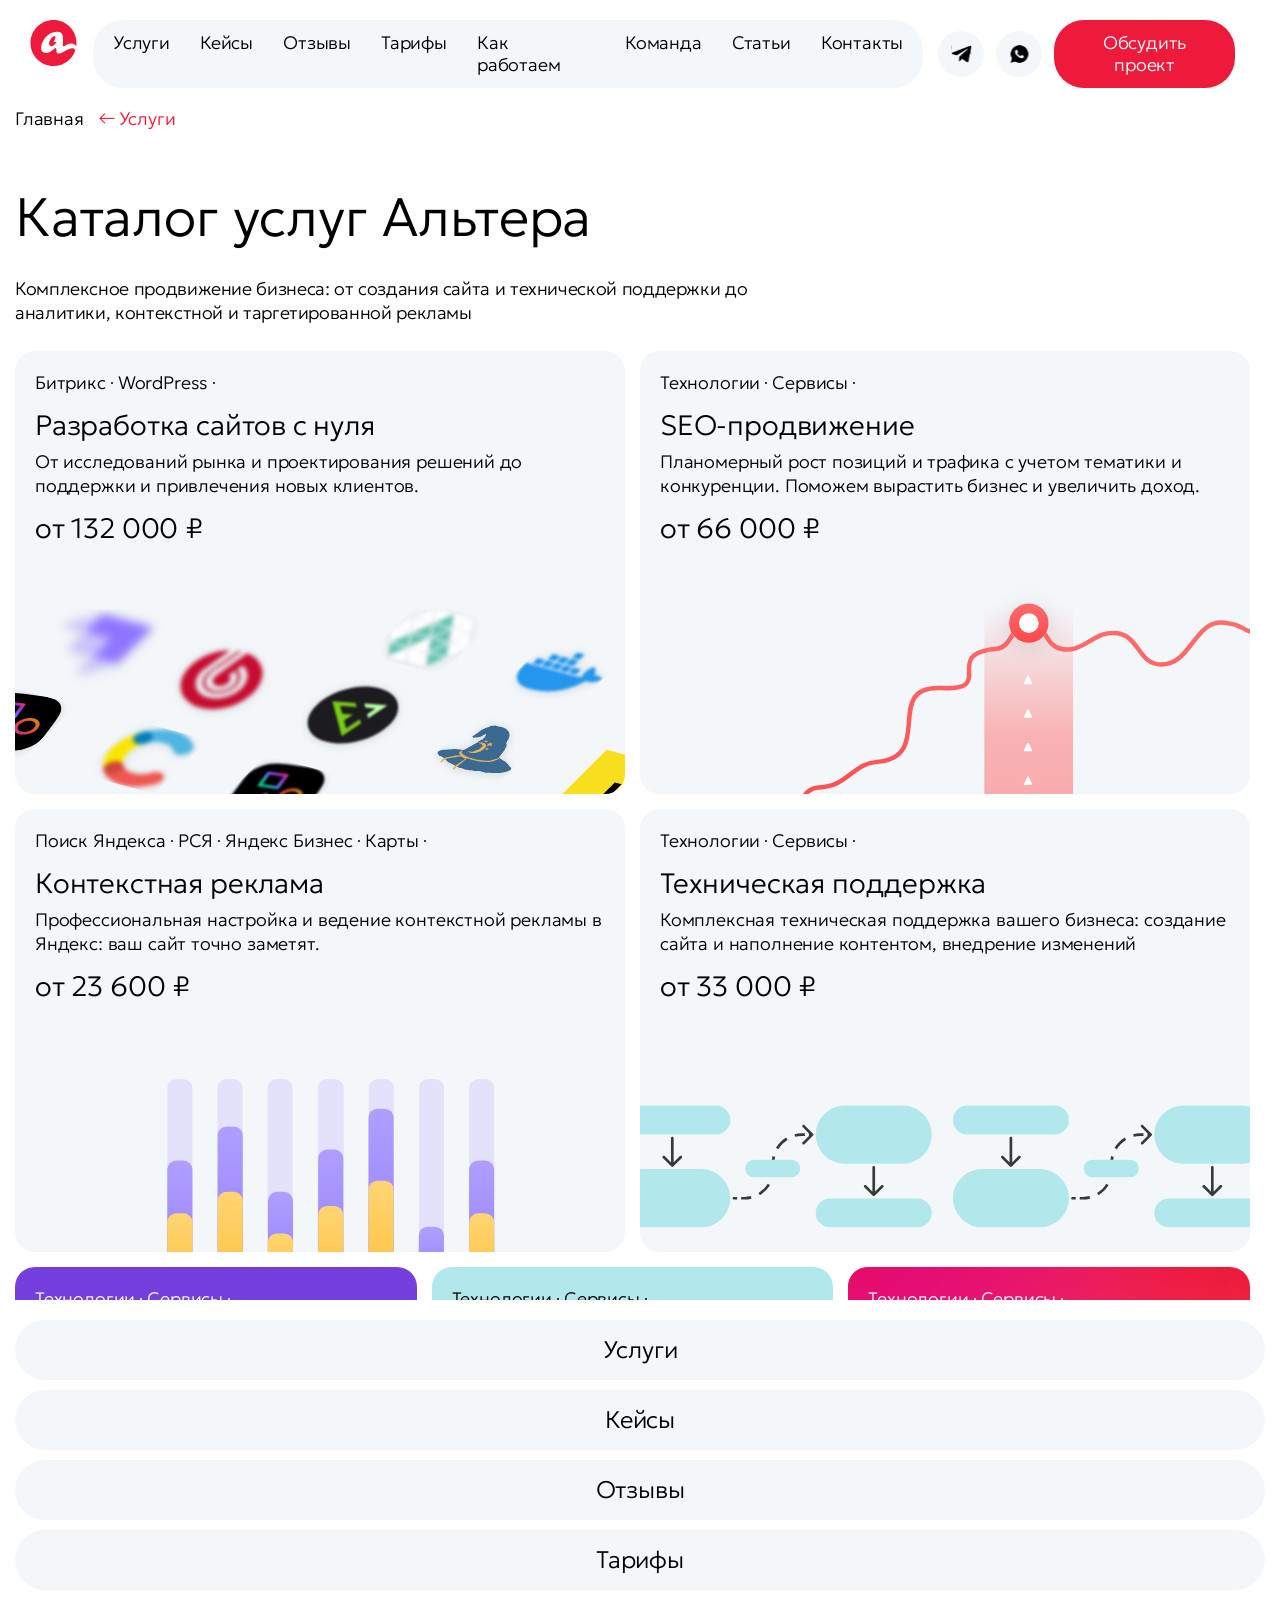
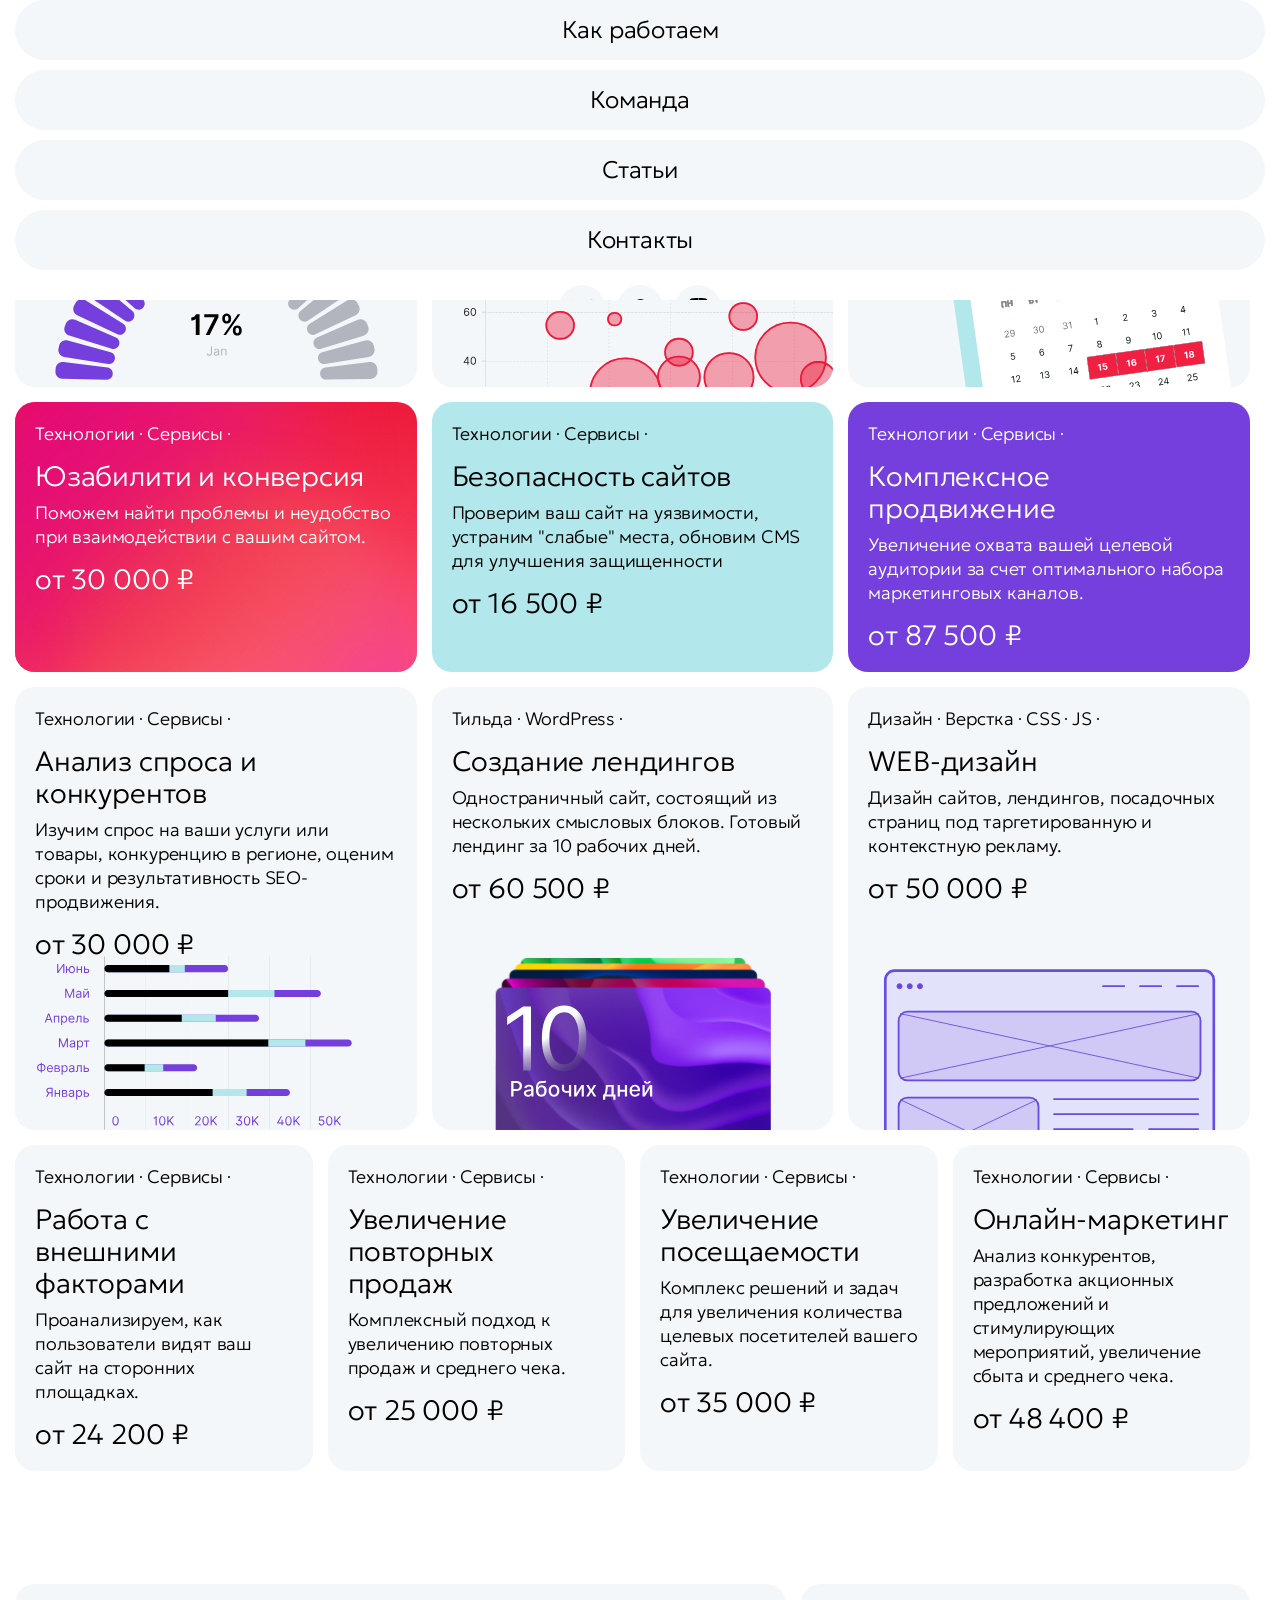
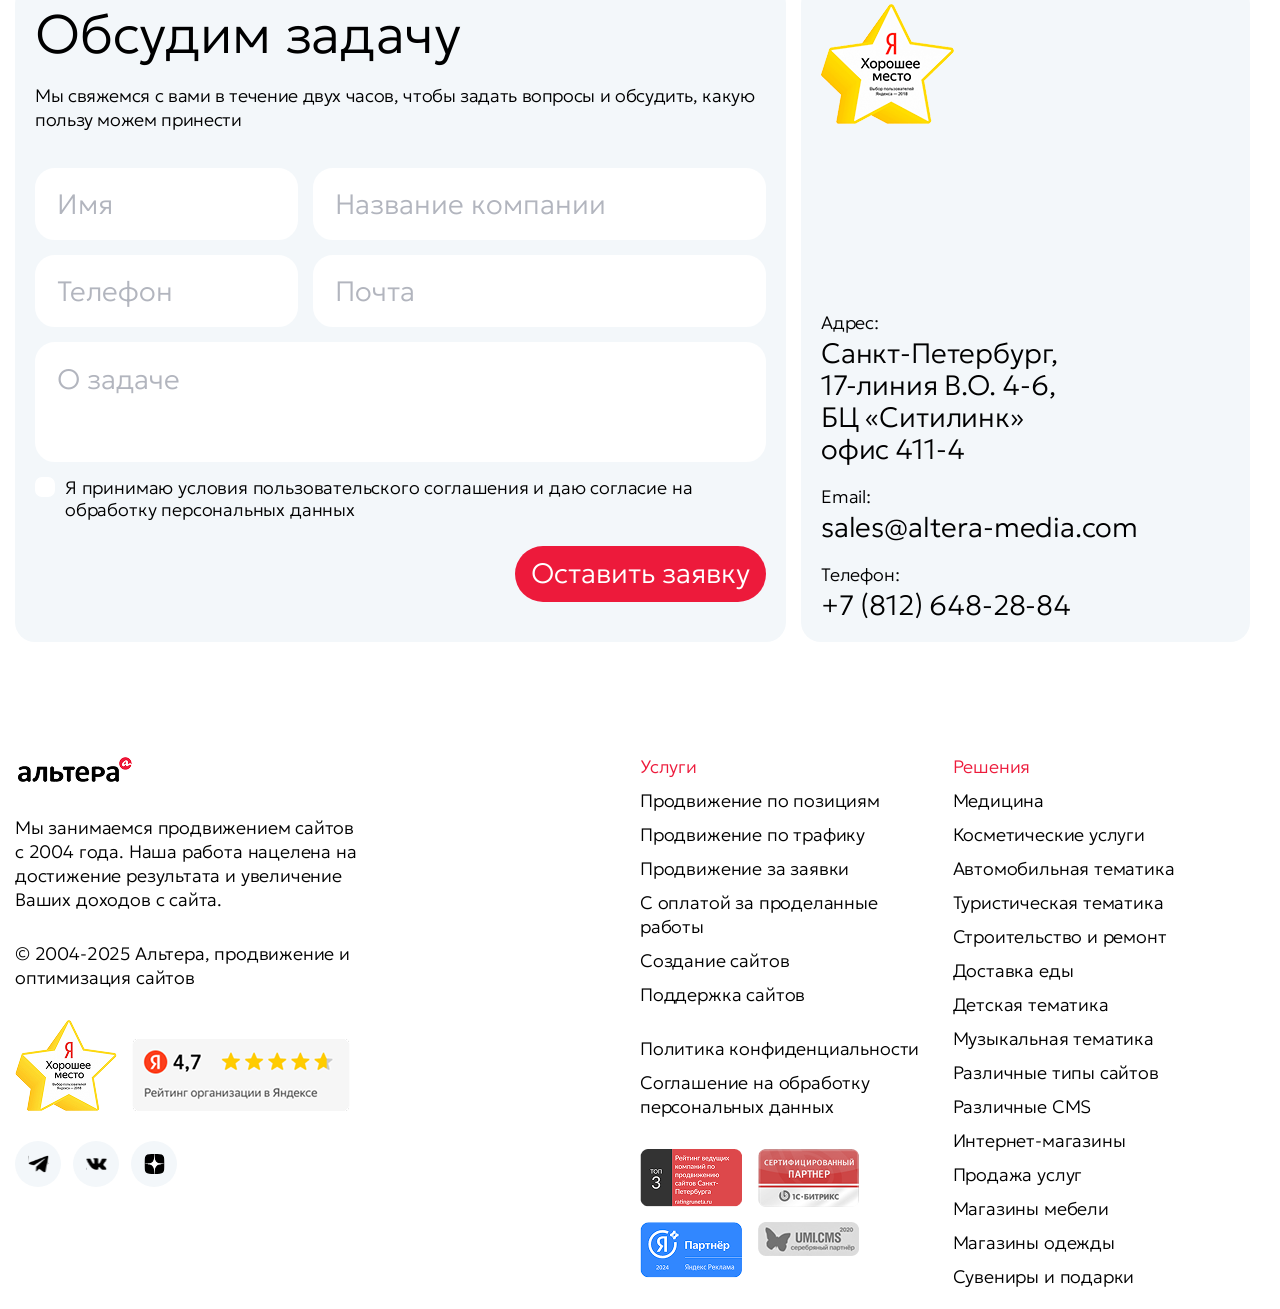
<file: services.html>
<!doctype html>
<html lang="ru">
	<head>
		<meta charset="UTF-8">
		<meta name="viewport" content="width=device-width, initial-scale=1.0">
		<title>Альтера | Услуги</title>
		<meta name="robots" content="noindex" />
		<link rel="apple-touch-icon" sizes="180x180" href="./assets/images/fav/apple-touch-icon.png">
		<link rel="icon" type="image/png" sizes="32x32" href="./assets/images/fav/favicon-32x32.png">
		<link rel="icon" type="image/png" sizes="16x16" href="./assets/images/fav/favicon-16x16.png">
		<link rel="stylesheet" href="./assets/css/swiper-bundle.min.css">
		<link rel="stylesheet" href="./assets/css/fancybox.css">
		
		<link rel="stylesheet" href="./assets/css/main.css">
		<link rel="stylesheet" href="./assets/css/block-css/team.css">
		<link rel="stylesheet" href="./assets/css/block-css/form.css">
		<link rel="stylesheet" href="./assets/css/block-css/popup.css">
		<link rel="stylesheet" href="./assets/css/block-css/services_main.css">
	</head>
	<body>
		<header class="header">
			<div class="container">
				<div class="header__inner">
					<div class="header__nav">
						<a href="/" class="header__nav-logo"><img src="./assets/images/logo-header.svg" alt="Altera Logo" width="47" height="46"></a>
						<nav>
							<ul>
								<li><a href="#services">Услуги</a></li>
								<li><a href="#cases">Кейсы</a></li>
								<li><a href="#reviews">Отзывы</a></li>
								<li><a href="#tariffs">Тарифы</a></li>
								<li><a href="#work">Как работаем</a></li>
								<li><a href="#team">Команда</a></li>
								<li><a href="#">Статьи</a></li>
								<li><a href="#">Контакты</a></li>
							</ul>
						</nav>
					</div>
					<div class="header__socials socials">
						<a href="https://t.me/alteraagency" class="socials__icon"><img src="./assets/images/social-tg.svg" alt="tg"></a>
						<a href="#" class="socials__icon"><img src="./assets/images/social-whatsapp.svg" alt="whatsapp"></a>
						<a href="#form" class="btn">Обсудить проект</a>
					</div>
					<div class="header_burger" id="burger">
						<input type="checkbox" id="burger-checkbox" class="burger-checkbox">
						<label class="burger" for="burger-checkbox"></label>
					</div>
				</div>
			</div>
		</header>
		<main class="content">
			<section class="section container breadcrumbs">
				<div class="breadcrumbs__item">
					<a title="Перейти к Компания «Фут Контейнер»." href="/" class="home" data-fragment="breacrumb-home">
					<span property="name">Главная</span>
					</a>
					<meta property="position" content="1">
				</div>
				<div class="breadcrumbs__item active">
					<span property="name">Услуги</span>
					<meta property="position" content="3">
				</div>
			</section>
			<section class="section container services-main">
				<div class="section__title">
					Каталог услуг Альтера
				</div>
				<div class="section__extra">
					Комплексное продвижение бизнеса: от создания сайта и технической поддержки до аналитики, контекстной и таргетированной рекламы
				</div>
				<div class="services-main__list">
					<div class="services-main__item item__half item__long" style="background-image: url('./assets/images/services_main/services_main-01.svg');">
						<div class="services-main__tags">
							<ul>
								<li>Битрикс</li>
								<li>WordPress</li>
							</ul>
						</div>
						<div class="services-main__title">
							Разработка сайтов с нуля
						</div>
						<div class="services-main__description">
							От исследований рынка и проектирования решений до поддержки и привлечения новых клиентов.
						</div>
						<div class="services-main__price">
							от 132 000 ₽
						</div>
					</div>
					<div class="services-main__item item__half item__long" style="background-image: url('./assets/images/services_main/services_main-02.svg');">
						<div class="services-main__tags">
							<ul>
								<li>Технологии</li>
								<li>Сервисы</li>
							</ul>
						</div>
						<div class="services-main__title">
							SEO-продвижение
						</div>
						<div class="services-main__description">
							Планомерный рост позиций и трафика с учетом тематики и конкуренции. Поможем вырастить бизнес и увеличить доход.
						</div>
						<div class="services-main__price">
							от 66 000 ₽
						</div>
					</div>
					<div class="services-main__item item__half item__long" style="background-image: url('./assets/images/services_main/services_main-03.svg');">
						<div class="services-main__tags">
							<ul>
								<li>Поиск Яндекса</li>
								<li>РСЯ</li>
								<li>Яндекс Бизнес</li>
								<li>Карты</li>
							</ul>
						</div>
						<div class="services-main__title">
							Контекстная реклама
						</div>
						<div class="services-main__description">
							Профессиональная настройка и ведение контекстной рекламы в Яндекс: ваш сайт точно заметят.
						</div>
						<div class="services-main__price">
							от 23 600 ₽
						</div>
					</div>
					<div class="services-main__item item__half item__long" style="background-image: url('./assets/images/services_main/services_main-04.svg');">
						<div class="services-main__tags">
							<ul>
								<li>Технологии</li>
								<li>Сервисы</li>
							</ul>
						</div>
						<div class="services-main__title">
							Техническая поддержка
						</div>
						<div class="services-main__description">
							Комплексная техническая поддержка вашего бизнеса: создание сайта и наполнение контентом, внедрение изменений
						</div>
						<div class="services-main__price">
							от 33 000 ₽
						</div>
					</div>
					<div class="services-main__item bg-violet-simple item__third">
						<div class="services-main__tags">
							<ul>
								<li>Технологии</li>
								<li>Сервисы</li>
							</ul>
						</div>
						<div class="services-main__title">
							E-Mail маркетинг
						</div>
						<div class="services-main__description">
							Настройка инструментов наполнения базы подписчиков, триггерные и ручные рассылки
						</div>
						<div class="services-main__price">
							от 30 000 ₽
						</div>
					</div>
					<div class="services-main__item bg-blue item__third">
						<div class="services-main__tags">
							<ul>
								<li>Технологии</li>
								<li>Сервисы</li>
							</ul>
						</div>
						<div class="services-main__title">
							Технический аудит
						</div>
						<div class="services-main__description">
							Найдем все критичные технические ошибки в работе проекта и дадим рекомендации. 
						</div>
						<div class="services-main__price">
							от 33 000 ₽
						</div>
					</div>
					<div class="services-main__item bg-gradient item__third">
						<div class="services-main__tags">
							<ul>
								<li>Технологии</li>
								<li>Сервисы</li>
							</ul>
						</div>
						<div class="services-main__title">
							Репутационный маркетинг
						</div>
						<div class="services-main__description">
							Комплекс мероприятий, направленных на увеличение количества положительных отзывов о вашей компании, бренде, товарах и услугах
						</div>
						<div class="services-main__price">
							от 30 000 ₽
						</div>
					</div>
					<div class="services-main__item item__third item__long" style="background-image: url('./assets/images/services_main/services_main-05.svg');">
						<div class="services-main__tags">
							<ul>
								<li>Технологии</li>
								<li>Сервисы</li>
							</ul>
						</div>
						<div class="services-main__title">
							SEO-аудит
						</div>
						<div class="services-main__description">
							Проведем комплексную аналитику работы вашего сайта, определим ошибки и разработаем план действий для их устранения
						</div>
						<div class="services-main__price">
							от 50 000 ₽
						</div>
					</div>
					<div class="services-main__item item__third item__long" style="background-image: url('./assets/images/services_main/services_main-06.svg');">
						<div class="services-main__tags">
							<ul>
								<li>Технологии</li>
								<li>Сервисы</li>
							</ul>
						</div>
						<div class="services-main__title">
							SEO-аналитика
						</div>
						<div class="services-main__description">
							Углубленная аналитика интернет-маркетинга вашей компании. Настроим цели, электронную коммерцию, найдем слабые места.
						</div>
						<div class="services-main__price">
							от 50 000 ₽
						</div>
					</div>
					<div class="services-main__item item__third item__long" style="background-image: url('./assets/images/services_main/services_main-07.svg');">
						<div class="services-main__tags">
							<ul>
								<li>Технологии</li>
								<li>Сервисы</li>
							</ul>
						</div>
						<div class="services-main__title">
							Контент-маркетинг
						</div>
						<div class="services-main__description">
							Аналитика, разработка контент-плана, наполнение сайта контентом, "посев" на популярных ресурсах.
						</div>
						<div class="services-main__price">
							от 30 000 ₽
						</div>
					</div>
					<div class="services-main__item bg-gradient item__third">
						<div class="services-main__tags">
							<ul>
								<li>Технологии</li>
								<li>Сервисы</li>
							</ul>
						</div>
						<div class="services-main__title">
							Юзабилити и конверсия
						</div>
						<div class="services-main__description">
							Поможем найти проблемы и неудобство при взаимодействии с вашим сайтом.
						</div>
						<div class="services-main__price">
							от 30 000 ₽
						</div>
					</div>
					<div class="services-main__item bg-blue item__third">
						<div class="services-main__tags">
							<ul>
								<li>Технологии</li>
								<li>Сервисы</li>
							</ul>
						</div>
						<div class="services-main__title">
							Безопасность сайтов
						</div>
						<div class="services-main__description">
							Проверим ваш сайт на уязвимости, устраним "слабые" места, обновим CMS для улучшения защищенности
						</div>
						<div class="services-main__price">
							от 16 500 ₽
						</div>
					</div>
					<div class="services-main__item bg-violet-simple item__third">
						<div class="services-main__tags">
							<ul>
								<li>Технологии</li>
								<li>Сервисы</li>
							</ul>
						</div>
						<div class="services-main__title">
							Комплексное продвижение
						</div>
						<div class="services-main__description">
							Увеличение охвата вашей целевой аудитории за счет оптимального набора маркетинговых каналов.
						</div>
						<div class="services-main__price">
							от 87 500 ₽
						</div>
					</div>
					<div class="services-main__item item__third item__long" style="background-image: url('./assets/images/services_main/services_main-08.svg');">
						<div class="services-main__tags">
							<ul>
								<li>Технологии</li>
								<li>Сервисы</li>
							</ul>
						</div>
						<div class="services-main__title">
							Анализ спроса и конкурентов
						</div>
						<div class="services-main__description">
							Изучим спрос на ваши услуги или товары, конкуренцию в регионе, оценим сроки и результативность SEO-продвижения.
						</div>
						<div class="services-main__price">
							от 30 000 ₽
						</div>
					</div>
					<div class="services-main__item item__third item__long" style="background-image: url('./assets/images/services_main/services_main-09.svg');">
						<div class="services-main__tags">
							<ul>
								<li>Тильда</li>
								<li>WordPress</li>
							</ul>
						</div>
						<div class="services-main__title">
							Создание лендингов
						</div>
						<div class="services-main__description">
							Одностраничный сайт, состоящий из нескольких смысловых блоков. Готовый лендинг за 10 рабочих дней.
						</div>
						<div class="services-main__price">
							от 60 500 ₽
						</div>
					</div>
					<div class="services-main__item item__third item__long" style="background-image: url('./assets/images/services_main/services_main-10.svg');">
						<div class="services-main__tags">
							<ul>
								<li>Дизайн</li>
								<li>Верстка</li>
								<li>CSS</li>
								<li>JS</li>
							</ul>
						</div>
						<div class="services-main__title">
							WEB-дизайн
						</div>
						<div class="services-main__description">
							Дизайн сайтов, лендингов, посадочных страниц под таргетированную и контекстную рекламу. 
						</div>
						<div class="services-main__price">
							от 50 000 ₽
						</div>
					</div>
					<div class="services-main__item">
						<div class="services-main__tags">
							<ul>
								<li>Технологии</li>
								<li>Сервисы</li>
							</ul>
						</div>
						<div class="services-main__title">
							Работа с внешними факторами
						</div>
						<div class="services-main__description">
							Проанализируем, как пользователи видят ваш сайт на сторонних площадках.
						</div>
						<div class="services-main__price">
							от 24 200 ₽
						</div>
					</div>
					<div class="services-main__item">
						<div class="services-main__tags">
							<ul>
								<li>Технологии</li>
								<li>Сервисы</li>
							</ul>
						</div>
						<div class="services-main__title">
							Увеличение повторных продаж
						</div>
						<div class="services-main__description">
							Комплексный подход к увеличению повторных продаж и среднего чека.
						</div>
						<div class="services-main__price">
							от 25 000 ₽
						</div>
					</div>
					<div class="services-main__item">
						<div class="services-main__tags">
							<ul>
								<li>Технологии</li>
								<li>Сервисы</li>
							</ul>
						</div>
						<div class="services-main__title">
							Увеличение посещаемости
						</div>
						<div class="services-main__description">
							Комплекс решений и задач для увеличения количества целевых посетителей вашего сайта.
						</div>
						<div class="services-main__price">
							от 35 000 ₽
						</div>
					</div>
					<div class="services-main__item">
						<div class="services-main__tags">
							<ul>
								<li>Технологии</li>
								<li>Сервисы</li>
							</ul>
						</div>
						<div class="services-main__title">
							Онлайн-маркетинг
						</div>
						<div class="services-main__description">
							Анализ конкурентов, разработка акционных предложений и стимулирующих мероприятий, увеличение сбыта и среднего чека.
						</div>
						<div class="services-main__price">
							от 48 400 ₽
						</div>
					</div>
				</div>
			</section>
			<section class="section container contacts" id="form">
				<div class="section__body">
					<div class="contacts__form multicolor__block">
						<div class="section__title">
							Обсудим задачу
						</div>
						<div class="section__extra">
							Мы свяжемся с вами в течение двух часов, чтобы задать вопросы и обсудить, какую пользу можем принести
						</div>
						<div class="fields">
							<div class="form-field fields__item">
								<input type="text" placeholder="Имя" name="username">
							</div>
							<div class="form-field cfields__item">
								<input type="text" placeholder="Название компании" name="usercompany">
							</div>
							<div class="form-field fields__item">
								<input type="text" placeholder="Телефон" name="userphone" autocomplete="tel">
							</div>
							<div class="form-field fields__item">
								<input type="text" placeholder="Почта" name="useremail">
							</div>
							<div class="form-field fields__item full">
								<textarea placeholder="О задаче" name="usercomment"></textarea>
							</div>
							<div class="form-field fields__item full">
								<input type="checkbox" id="usercheckbox">
								<label for="usercheckbox">Я принимаю условия пользовательского соглашения и даю согласие на обработку персональных данных</label>
							</div>
							<div class="form-field full form-bottom">
								<div class="error">
									<span class="error-text">Поле не может быть пустым</span>
								</div>
								<button class="btn">Оставить заявку</button>
							</div>
						</div>
					</div>
					<div class="contacts__info multicolor__block">
						<img width="133" height="120" src="./assets/images/yandex_star.png" alt="Яндекс">
						<div class="contacts__list">
							<div class="contacts__block">
								<div class="contacts__block-title">
									Адрес:
								</div>
								<div class="contacts__block-value">
									Санкт-Петербург, <br>17-линия В.О. 4-6, <br>БЦ «Ситилинк» <br>офис 411-4
								</div>
							</div>
							<div class="contacts__block">
								<div class="contacts__block-title">
									Email:
								</div>
								<div class="contacts__block-value">
									<a href="mailto:sales@altera-media.com">sales@altera-media.com</a>
								</div>
							</div>
							<div class="contacts__block">
								<div class="contacts__block-title">
									Телефон:
								</div>
								<div class="contacts__block-value">
									<a href="tel:+78126482884">+7 (812) 648-28-84</a>
								</div>
							</div>
						</div>
					</div>
				</div>
			</section>
		</main>
		<footer class="footer section container">
			<div class="footer__body">
				<div class="footer__info">
					<div class="footer__info-logo">
						<a href="/"><img src="./assets/images/logo.png" alt="logo"></a>
					</div>
					<div class="footer__info-description">
						Мы занимаемся продвижением сайтов с 2004 года. Наша работа нацелена на достижение результата и увеличение Ваших доходов с сайта.
					</div>
					<div class="footer__info-copyright">
						© 2004-2025 Альтера, продвижение и оптимизация сайтов
					</div>
					<div class="footer__info-badge">
						<img src="./assets/images/badge-gooplace.png" alt="gooplace">
						<img src="./assets/images/badge-yandexrating.png" alt="yandexrating">
					</div>
					<div class="footer__info-social socials">
						<a href="https://t.me/alteraagency" class="socials__icon"><img src="./assets/images/social-tg.svg" alt="tg"></a>
						<a href="https://vk.com/altera_media" class="socials__icon"><img src="./assets/images/social-vk.svg" alt="whatsapp"></a>
						<a href="#" class="socials__icon"><img src="./assets/images/social-dzen.svg" alt="dzen"></a>
					</div>
				</div>
				<div class="footer__menu">
					<div class="footer__column">
						<div class="footer__menu-title">Услуги</div>
						<ul>
							<li><a href="#">Продвижение по позициям</a></li>
							<li><a href="#">Продвижение по трафику</a></li>
							<li><a href="#">Продвижение за заявки</a></li>
							<li><a href="#">С оплатой за проделанные работы</a></li>
							<li><a href="#">Создание сайтов</a></li>
							<li><a href="#">Поддержка сайтов</a></li>
						</ul>
						<ul>
							<li><a href="#">Политика конфиденциальности</a></li>
							<li><a href="#">Соглашение на обработку персональных данных</a></li>
						</ul>
						<div class="footer__partners">
							<a href="#" target="_blank"><img src="./assets/images/partners-1.png" alt=""></a>
							<a href="#" target="_blank"><img src="./assets/images/partners-2.png" alt=""></a>
							<a href="#" target="_blank"><img src="./assets/images/partners-3.png" alt=""></a>
							<a href="#" target="_blank"><img src="./assets/images/partners-4.png" alt=""></a>
						</div>
					</div>
					<div class="footer__column">
						<div class="footer__menu-title">Решения</div>
						<ul>
							<li><a href="#">Медицина
							<li><a href="#">Косметические услуги</a></li>
							<li><a href="#">Автомобильная тематика</a></li>
							<li><a href="#">Туристическая тематика</a></li>
							<li><a href="#">Строительство и ремонт</a></li>
							<li><a href="#">Доставка еды</a></li>
							<li><a href="#">Детская тематика</a></li>
							<li><a href="#">Музыкальная тематика</a></li>
							<li><a href="#">Различные типы сайтов</a></li>
							<li><a href="#">Различные CMS</a></li>
							<li><a href="#">Интернет-магазины</a></li>
							<li><a href="#">Продажа услуг</a></li>
							<li><a href="#">Магазины мебели</a></li>
							<li><a href="#">Магазины одежды</a></li>
							<li><a href="#">Сувениры и подарки</a></li>
						</ul>
					</div>
				</div>
			</div>
		</footer>
		
		<div class="mobile-menu">
			<div class="mobile-menu__inner">
				<ul>
					<li><a href="#services">Услуги</a></li>
					<li><a href="#cases">Кейсы</a></li>
					<li><a href="#reviews">Отзывы</a></li>
					<li><a href="#tariffs">Тарифы</a></li>
					<li><a href="#work">Как работаем</a></li>
					<li><a href="#team">Команда</a></li>
					<li><a href="#">Статьи</a></li>
					<li><a href="#">Контакты</a></li>
				</ul>
			</div>
			<div class="mobile-menu__social socials">
				<a href="https://t.me/alteraagency" class="socials__icon"><img src="./assets/images/social-tg.svg" alt="tg"></a>
				<a href="#" class="socials__icon"><img src="./assets/images/social-whatsapp.svg" alt="whatsapp"></a>
				<a href="#" class="socials__icon"><img src="./assets/images/social-dzen.svg" alt="dzen"></a>
			</div>
		</div>
		
		<div class="popup" id="popup-review" data-modal="reviews">
			<div class="popup__inner">
				<div class="popup__review">
					<div class="popup__review-img">
						<img src="./assets/images/review-full.png" alt="Отзыв" width="450" height="586">
					</div>
					<div class="popup__review-content">
						<p>Мы очень довольны работой с командой Альтеры. Они проявили себя как профессионалы своего дела. Открытая коммуникация позволила нам легко обмениваться идеями и получать обратную связь. Они слышат наши потребности и учитывают все пожелания, не срывают договоренности.</p>
						<p>Менеджеры всегда были готовы ответить на вопросы и предупредить о возможных нюансах, это предотвратило неожиданные проблемы. Команда не только качественно разработала сайт, но и предложила услуги по его ЗЕО-продвижению и контекстной рекламе, что стало для нас большим плюсом.</p>
						<p>Мы уверены, что нашли надёжного подрядчика, с которым планируем продолжать плодотворное сотрудничество в будущем. Рекомендуем всем, кто ищет ответственных и опытных специалистов!</p>
						
						<div class="popup__review-company">
							Феникс-спецодежда
						</div>
					</div>
				</div>
				<div class="close">
					<svg width="10" height="10" viewBox="0 0 10 10" fill="none" xmlns="http://www.w3.org/2000/svg">
						<path d="M1.28033 0.21967C0.987437 -0.0732233 0.512563 -0.0732233 0.21967 0.21967C-0.0732233 0.512563 -0.0732233 0.987437 0.21967 1.28033L3.93934 5L0.21967 8.71967C-0.0732233 9.01256 -0.0732233 9.48744 0.21967 9.78033C0.512563 10.0732 0.987437 10.0732 1.28033 9.78033L5 6.06066L8.71967 9.78033C9.01256 10.0732 9.48744 10.0732 9.78033 9.78033C10.0732 9.48744 10.0732 9.01256 9.78033 8.71967L6.06066 5L9.78033 1.28033C10.0732 0.987437 10.0732 0.512563 9.78033 0.21967C9.48744 -0.0732233 9.01256 -0.0732233 8.71967 0.21967L5 3.93934L1.28033 0.21967Z" fill="black"/>
					</svg>
				</div>
			</div>
		</div>
		
		<div class="overlay"></div>
		<script src="./assets/js/fancybox.umd.js"></script>
		<script src="./assets/js/swiper-bundle.min.js"></script>
		<script src="./assets/js/inputmask.min.js"></script>
		<script src="./assets/js/modal.js"></script>
		<script src="./assets/js/main.js"></script>
	</body>
</html>
</file>
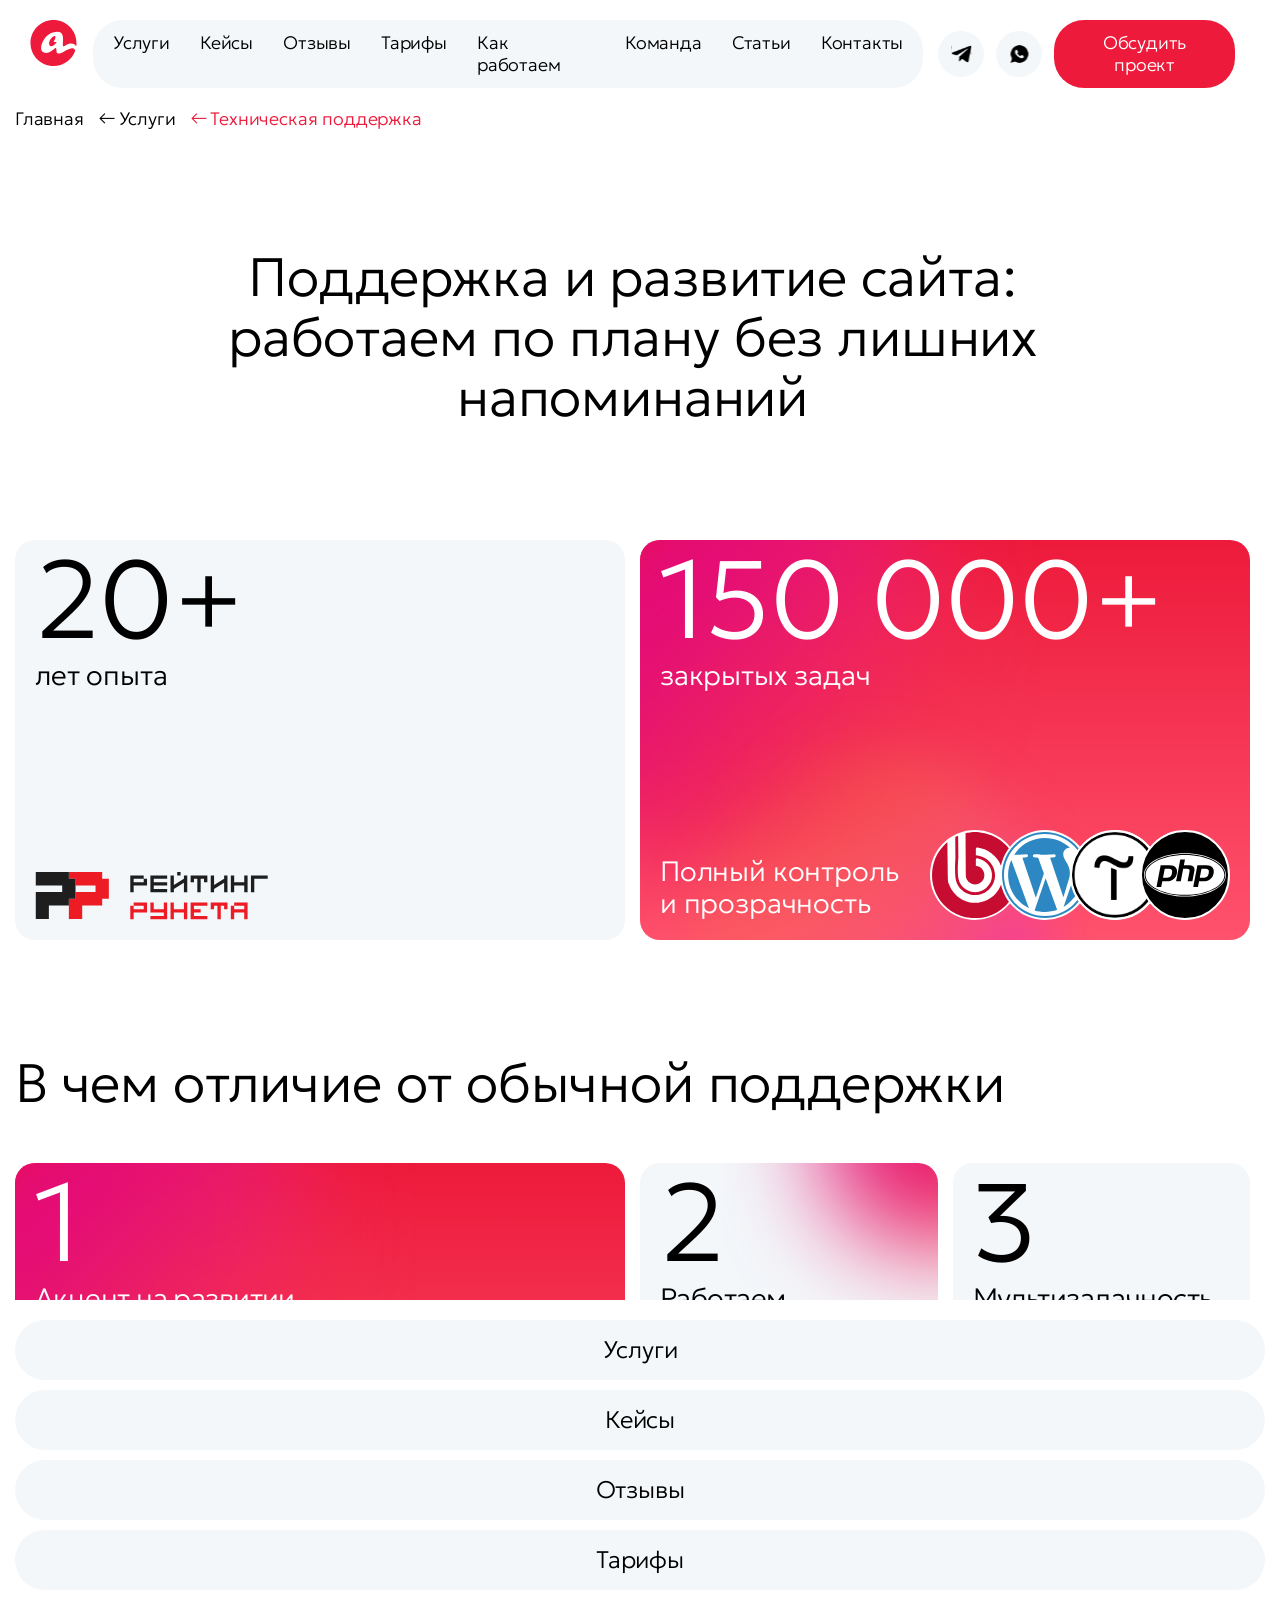
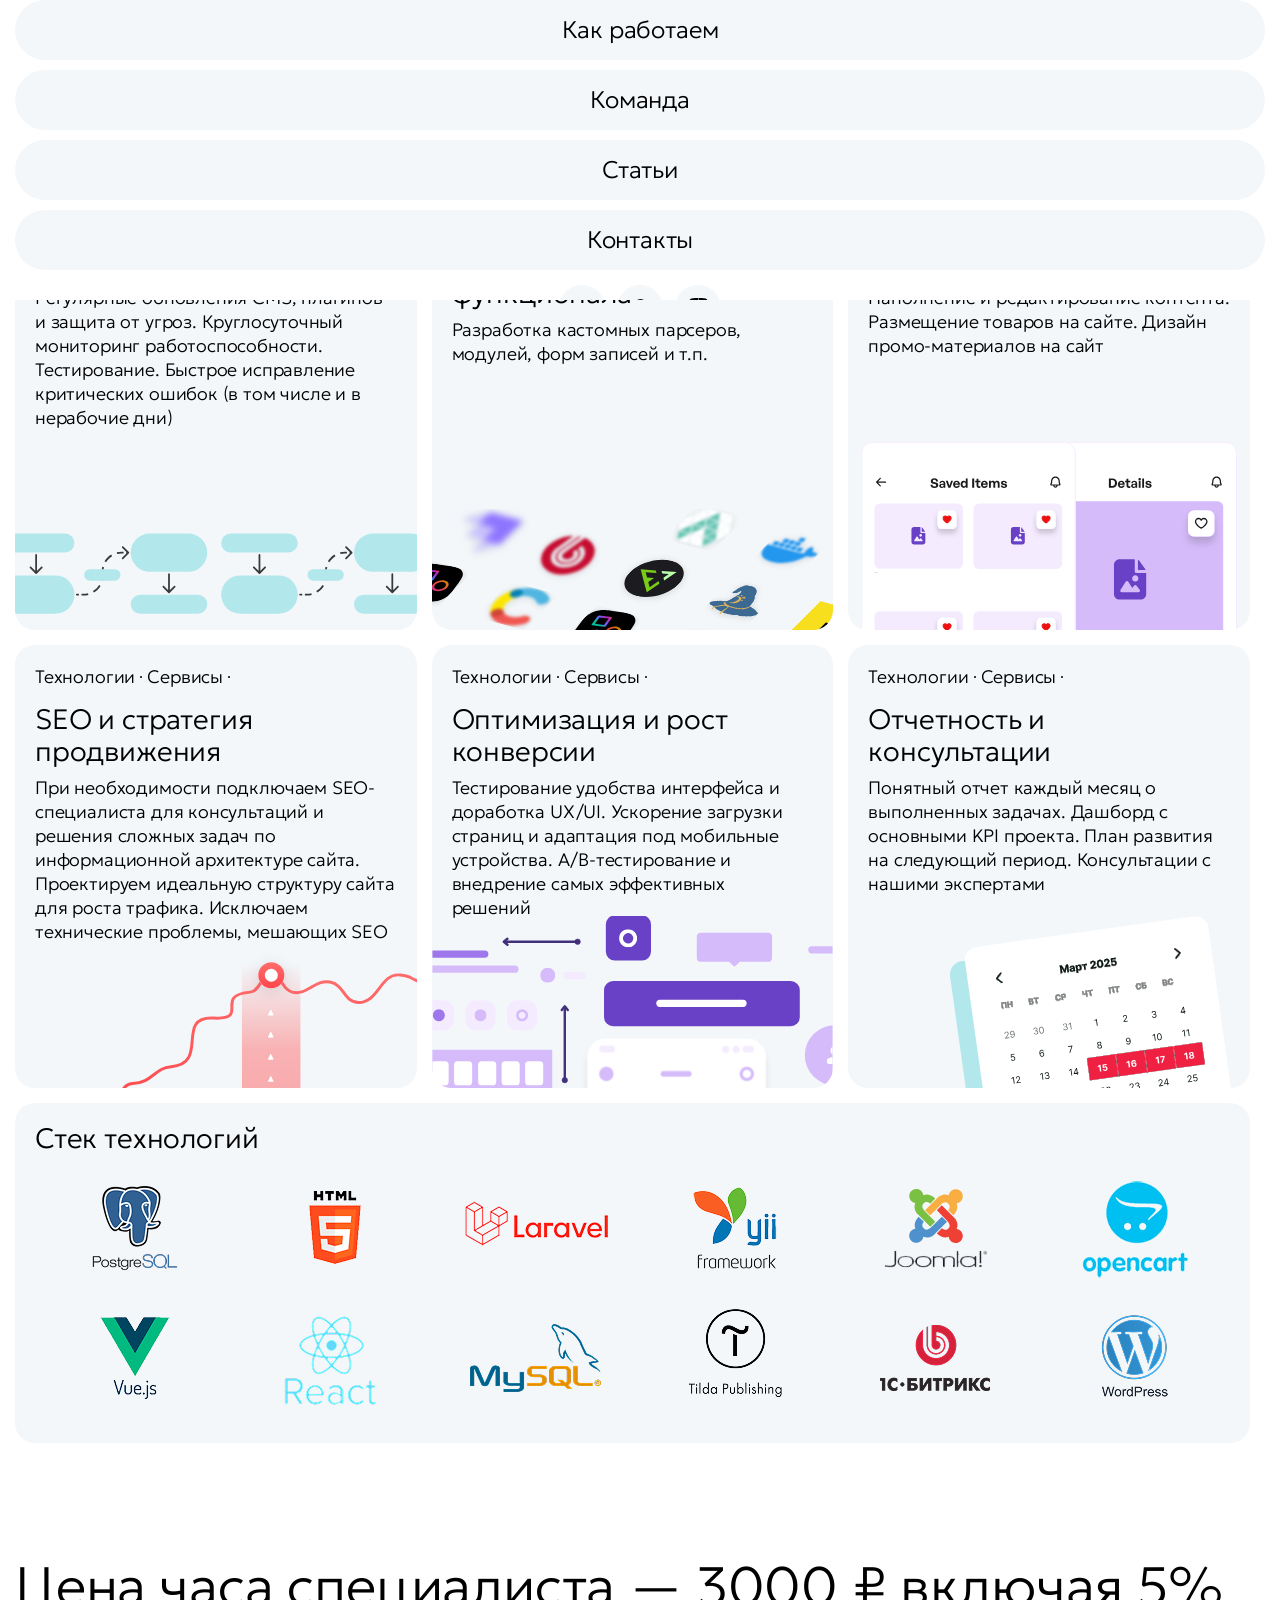
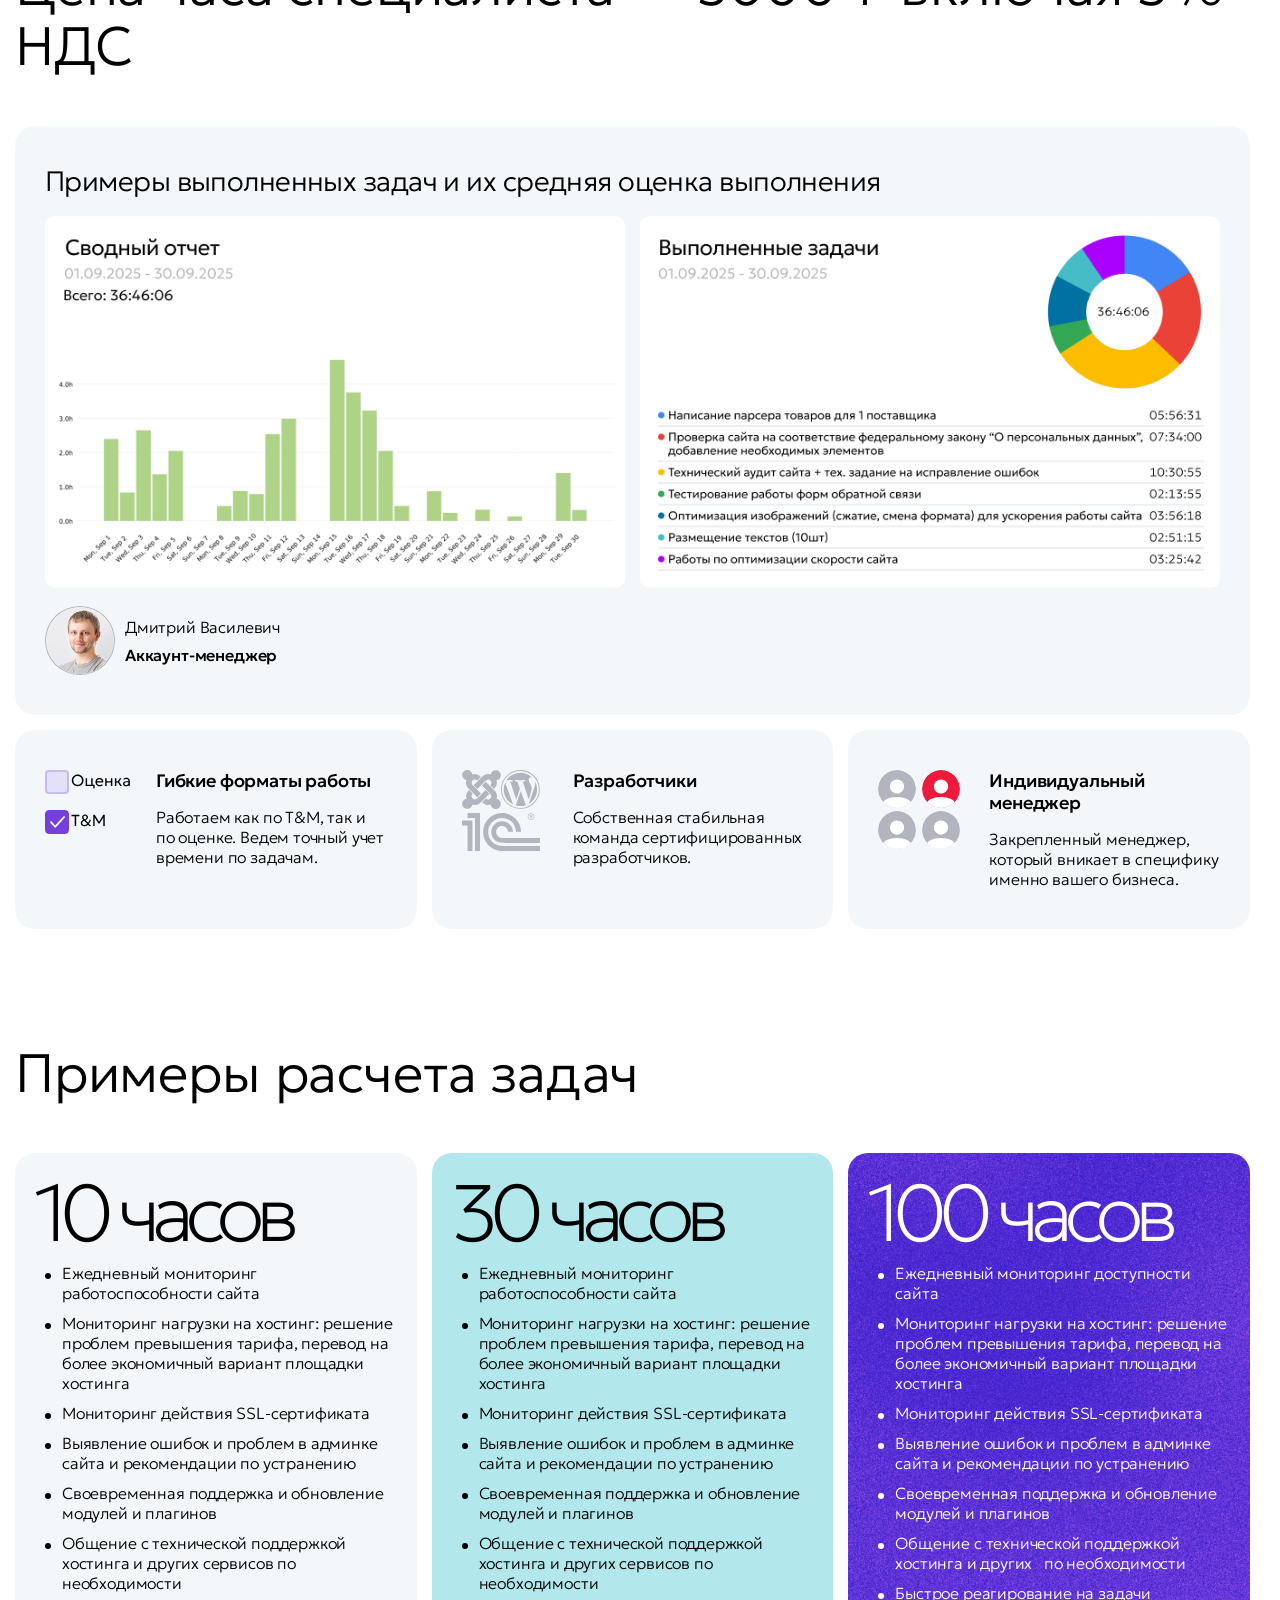
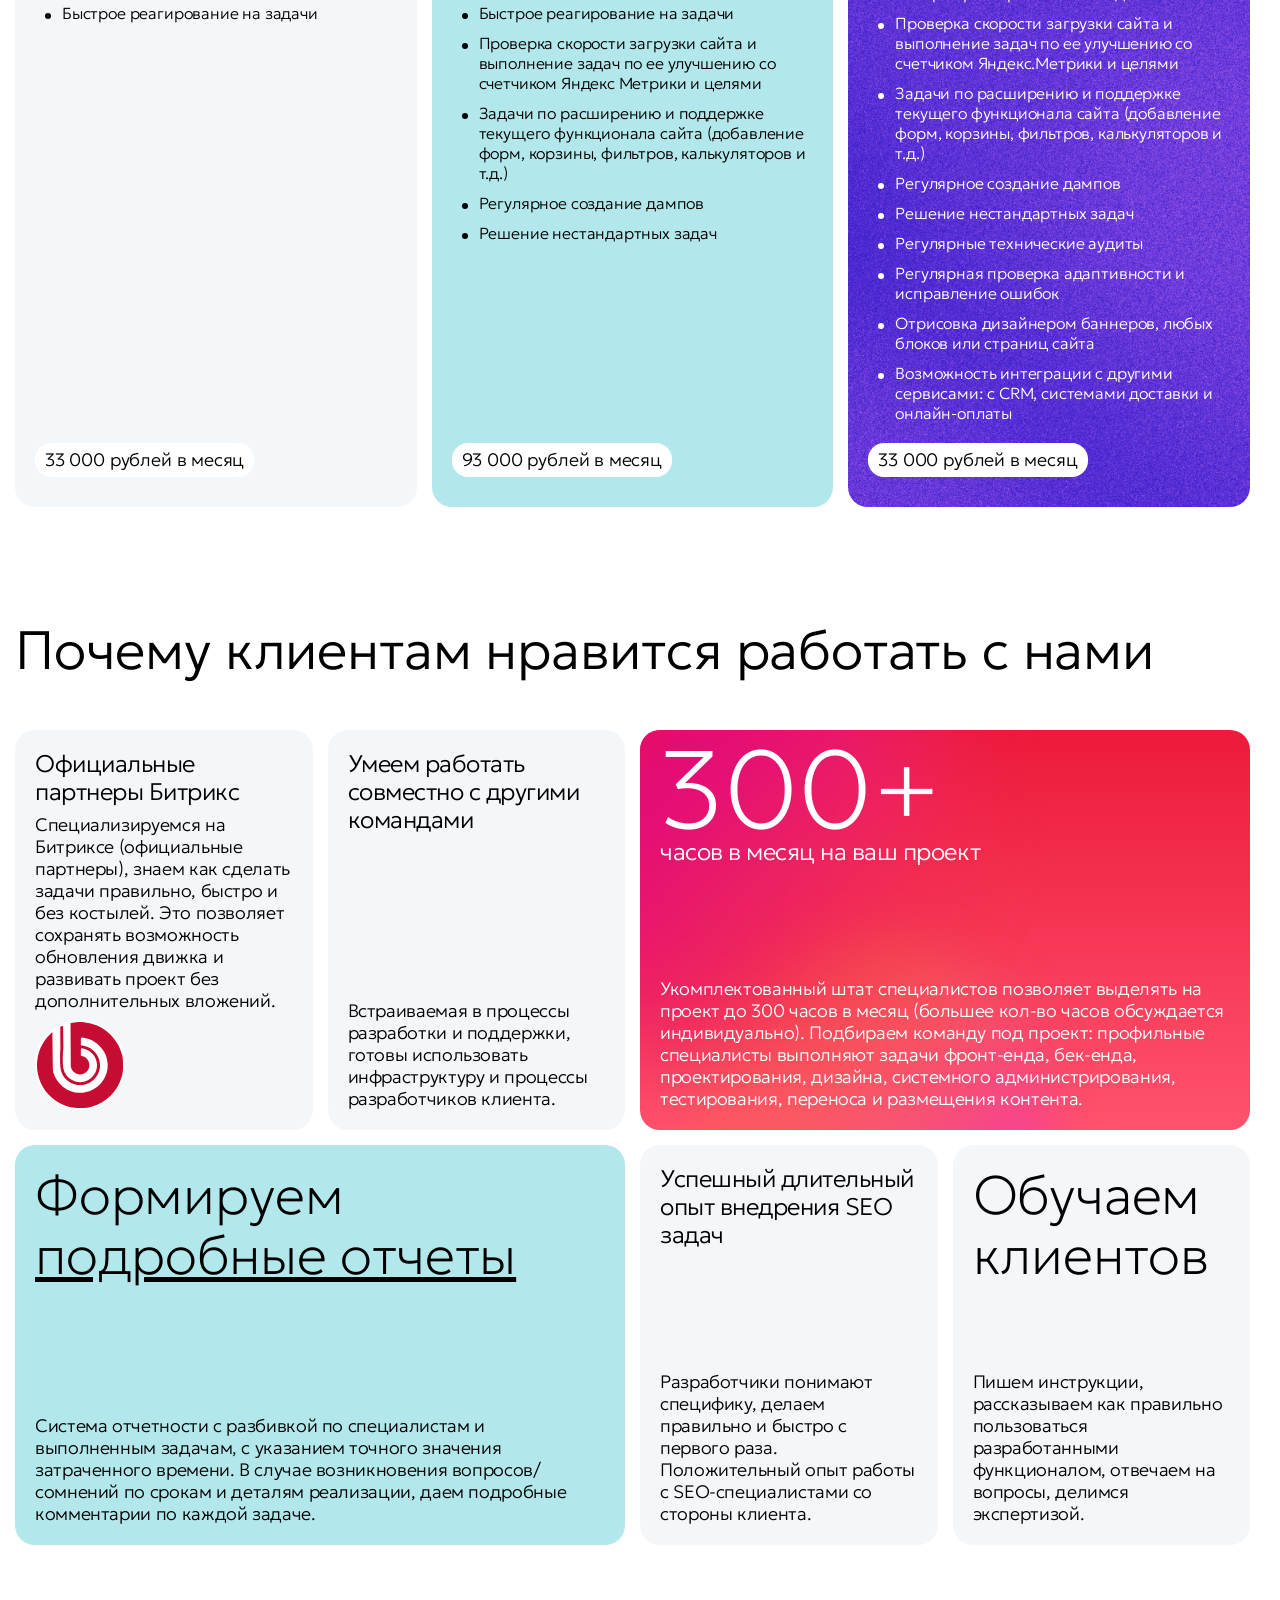
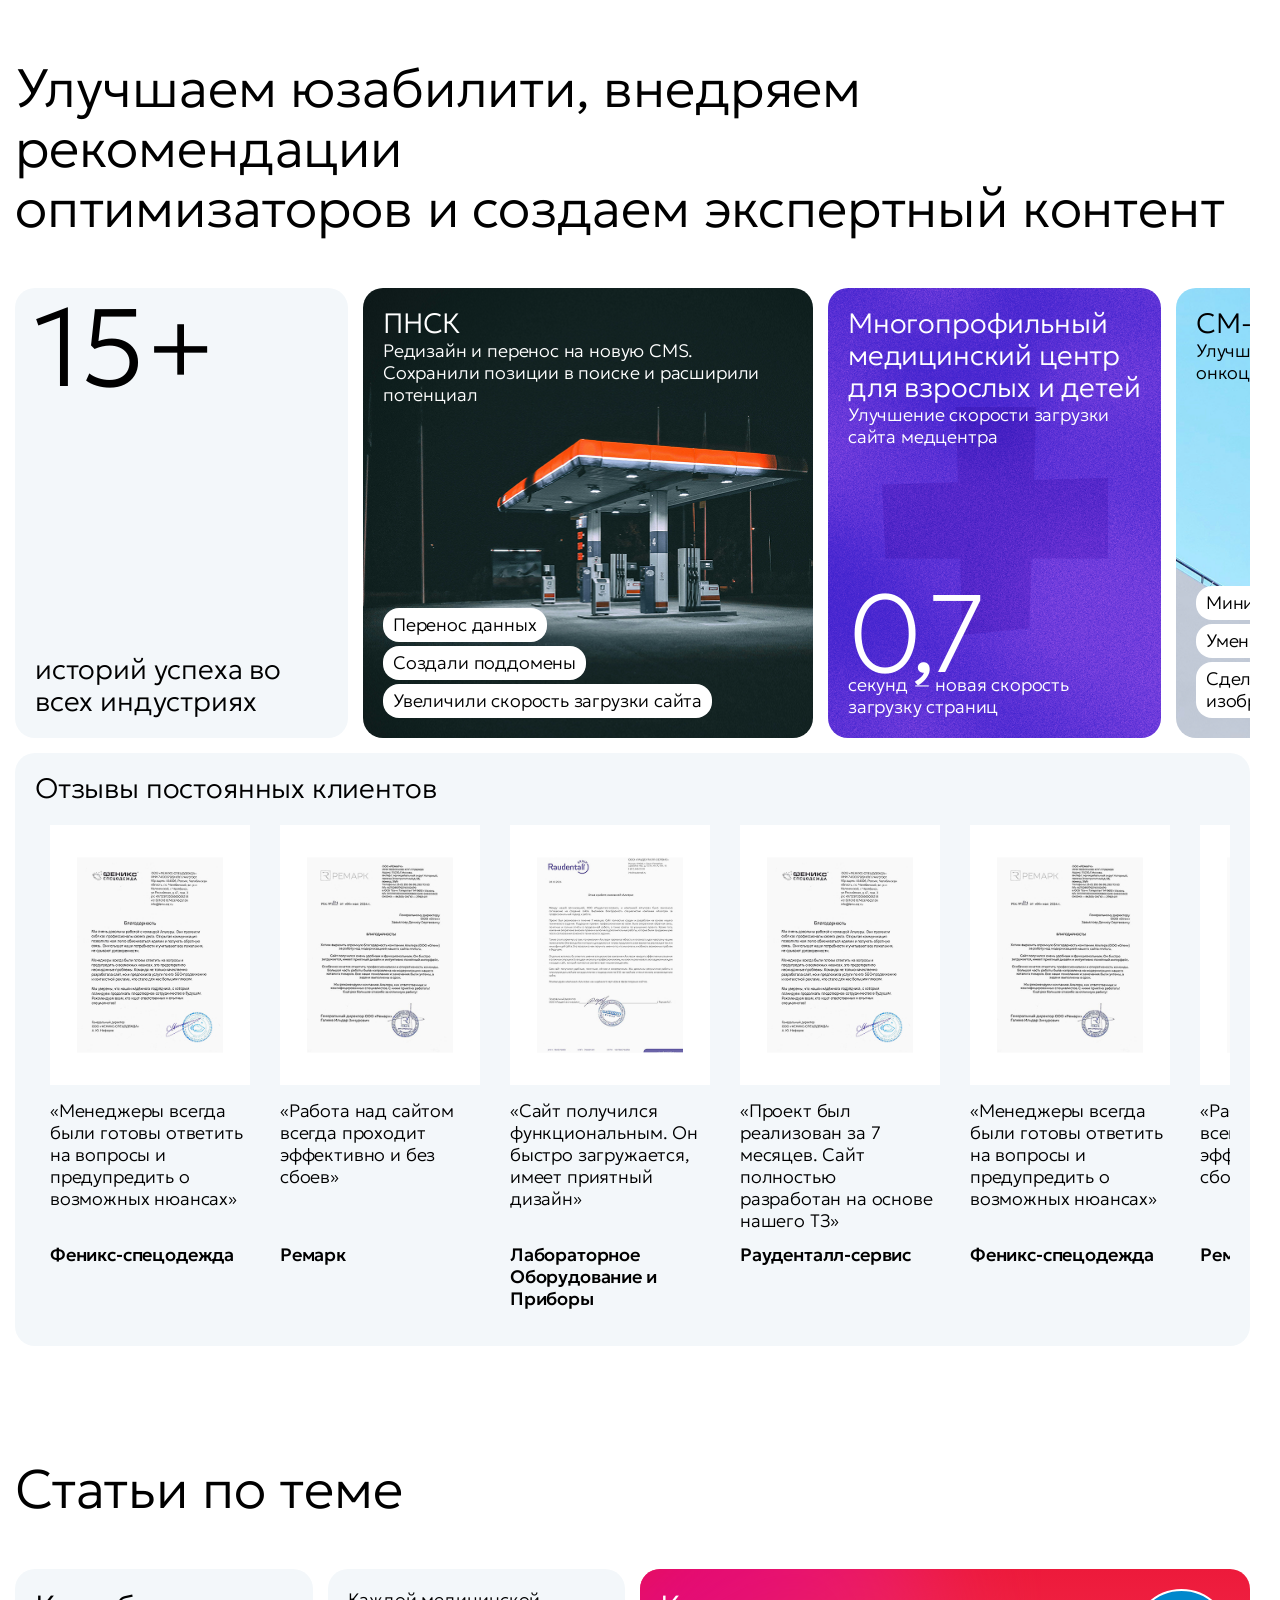
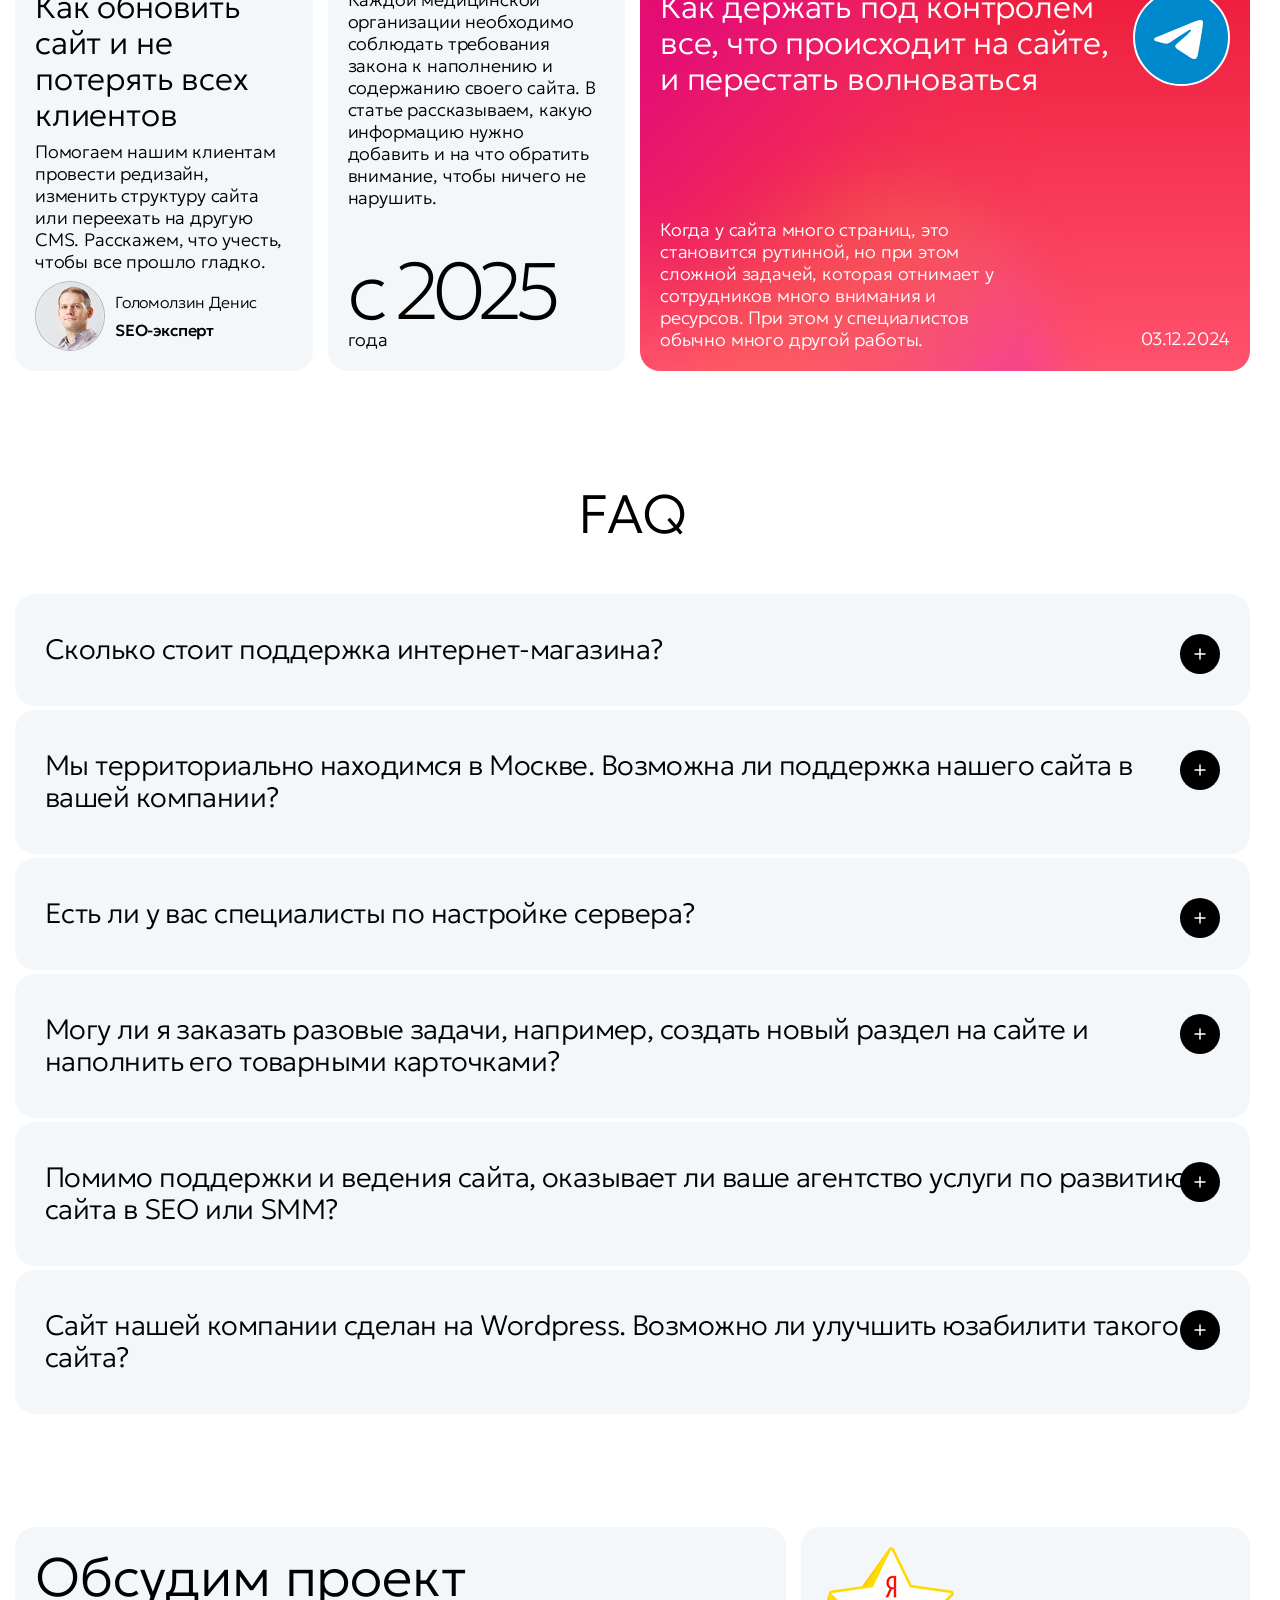
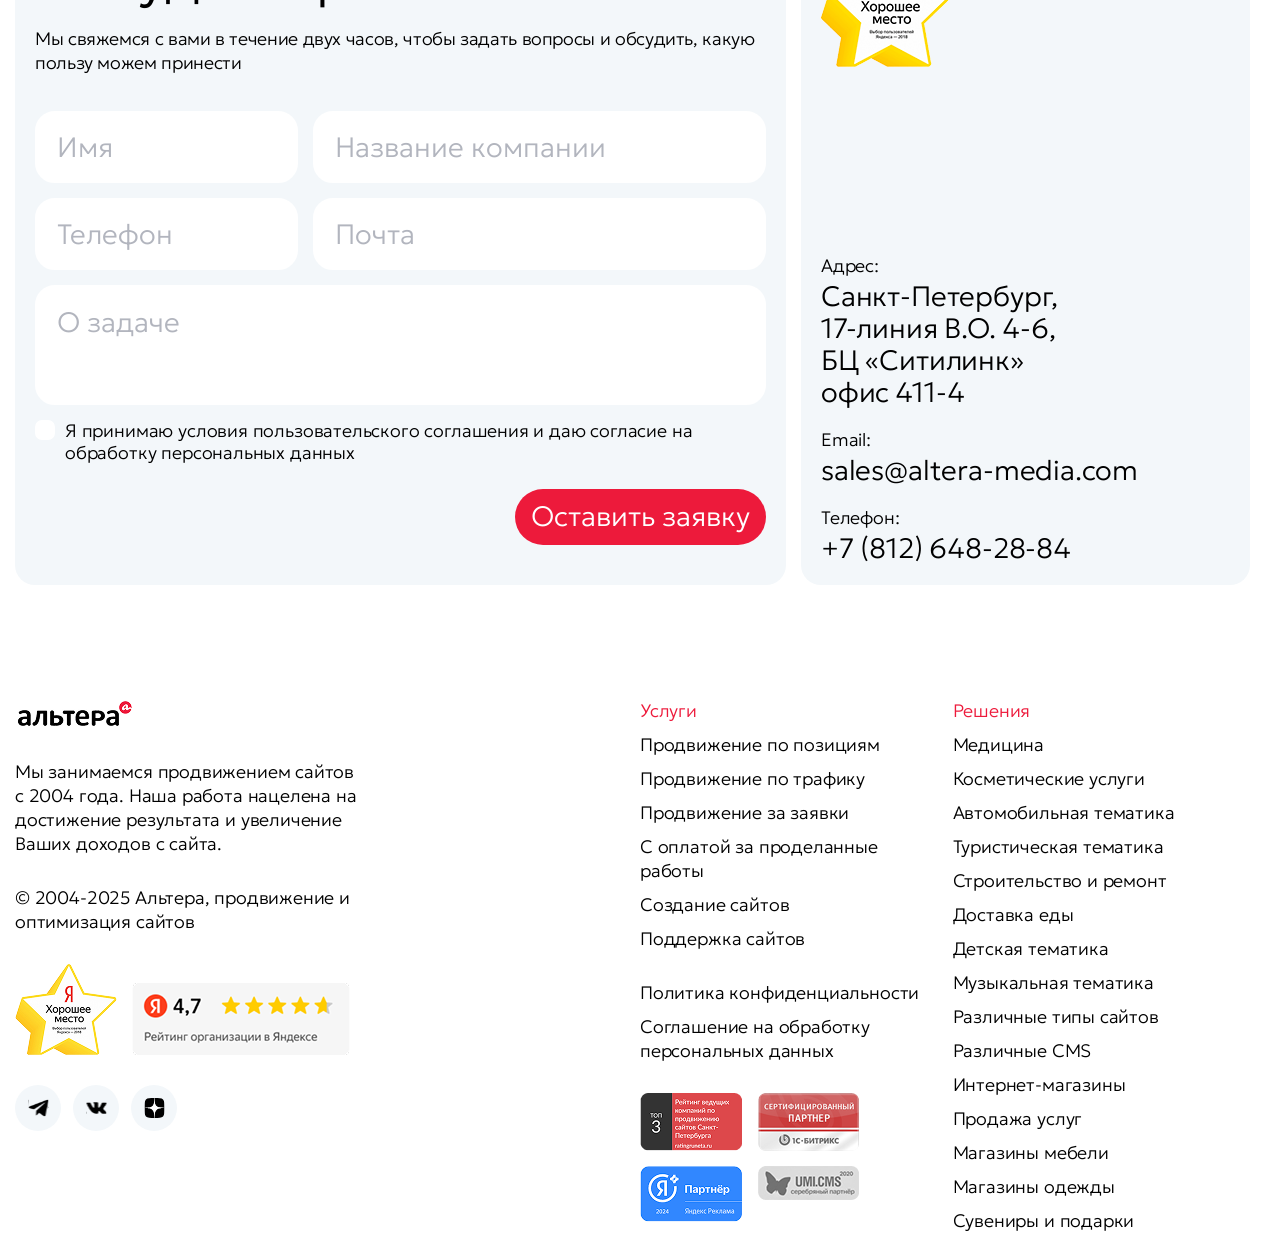
<file: support.html>
<!doctype html>
<html lang="ru">
	<head>
		<meta charset="UTF-8">
		<meta name="viewport" content="width=device-width, initial-scale=1.0">
		<title>Альтера | Тех.поддержка</title>
		<meta name="robots" content="noindex" />
		<link rel="apple-touch-icon" sizes="180x180" href="./assets/images/fav/apple-touch-icon.png">
		<link rel="icon" type="image/png" sizes="32x32" href="./assets/images/fav/favicon-32x32.png">
		<link rel="icon" type="image/png" sizes="16x16" href="./assets/images/fav/favicon-16x16.png">
		<link rel="stylesheet" href="./assets/css/swiper-bundle.min.css">
		<link rel="stylesheet" href="./assets/css/fancybox.css">
		
		<link rel="stylesheet" href="./assets/css/main.css">
		<link rel="stylesheet" href="./assets/css/block-css/team.css">
		<link rel="stylesheet" href="./assets/css/block-css/form.css">
		<link rel="stylesheet" href="./assets/css/block-css/popup.css">
		<link rel="stylesheet" href="./assets/css/block-css/services_seo.css">
		<link rel="stylesheet" href="./assets/css/block-css/cards.css">
		<link rel="stylesheet" href="./assets/css/block-css/tariffs.css">
		<link rel="stylesheet" href="./assets/css/block-css/recommend.css">
		<link rel="stylesheet" href="./assets/css/block-css/usability.css">
		
		
		<link rel="stylesheet" href="./assets/css/block-css/services_main.css">
		<link rel="stylesheet" href="./assets/css/block-css/faq.css">
		<link rel="stylesheet" href="./assets/css/block-css/experience.css">
		<link rel="stylesheet" href="./assets/css/block-css/home-card.css">
		<link rel="stylesheet" href="./assets/css/block-css/team-home.css">
		<link rel="stylesheet" href="./assets/css/block-css/support.css">
	</head>
	<body class="support">
		<header class="header">
			<div class="container">
				<div class="header__inner">
					<div class="header__nav">
						<a href="/" class="header__nav-logo"><img src="./assets/images/logo-header.svg" alt="Altera Logo" width="47" height="46"></a>
						<nav>
							<ul>
								<li><a href="#services">Услуги</a></li>
								<li><a href="#cases">Кейсы</a></li>
								<li><a href="#reviews">Отзывы</a></li>
								<li><a href="#tariffs">Тарифы</a></li>
								<li><a href="#work">Как работаем</a></li>
								<li><a href="#team">Команда</a></li>
								<li><a href="#">Статьи</a></li>
								<li><a href="#">Контакты</a></li>
							</ul>
						</nav>
					</div>
					<div class="header__socials socials">
						<a href="https://t.me/alteraagency" class="socials__icon"><img src="./assets/images/social-tg.svg" alt="tg"></a>
						<a href="#" class="socials__icon"><img src="./assets/images/social-whatsapp.svg" alt="whatsapp"></a>
						<a href="#form" class="btn">Обсудить проект</a>
					</div>
					<div class="header_burger" id="burger">
						<input type="checkbox" id="burger-checkbox" class="burger-checkbox">
						<label class="burger" for="burger-checkbox"></label>
					</div>
				</div>
			</div>
		</header>
		<main class="content">
			<section class="section container breadcrumbs">
				<div class="breadcrumbs__item">
					<a title="Перейти к Компания «Фут Контейнер»." href="/" class="home" data-fragment="breacrumb-home">
					<span property="name">Главная</span>
					</a>
					<meta property="position" content="1">
				</div>
				<div class="breadcrumbs__item">
					<a title="Услуги" href="#" class="">
						<span property="name">Услуги</span>
					</a>
					<meta property="position" content="2">
				</div>
				<div class="breadcrumbs__item active">
					<span property="name">Техническая поддержка</span>
					<meta property="position" content="3">
				</div>
			</section>
			<section class="section container">
				<div class="section__body">
					<h1>Поддержка и развитие сайта: <br>работаем по плану без лишних <br>напоминаний</h1>
				</div>
			</section>
			<section class="section container advantages">
				<div class="section__body">
					<div class="advantages-block long">
						<div class="advantages-block__title big">20+</div>
						<div class="advantages-block__description">лет опыта</div>
						<div class="advantages-block__description">
							<img src="./assets/images/pp.svg" width="234" alt="">
						</div>
					</div>
					<div class="advantages-block bg-gradient long">
						<div class="advantages-block__title big">150 000+</div>
						<div class="advantages-block__description">
							закрытых задач
						</div>
						<div class="advantages-block__description">
							<div class="advantages-block__description-column">
								<div class="advantages-block__description-text">Полный контроль и прозрачность</div>
								<div class="advantages-block__team">
									<img class="advantages-block__team-item" src="./assets/images/tech/tech_icon-bitrix.svg">
									<img class="advantages-block__team-item" src="./assets/images/tech/tech_icon-wp.svg">
									<img class="advantages-block__team-item" src="./assets/images/tech/tech_icon-tilda.svg">
									<img class="advantages-block__team-item" src="./assets/images/tech/tech_icon-php.svg">
								</div>
							</div>
						</div>
					</div>
				</div>
			</section>
			<section class="section container recommend">
				<div class="section__body">
					<div class="section__title">
						В чем отличие от обычной поддержки
					</div>
					<div class="advantages">
						<div class="section__body">
							<div class="advantages-block bg-gradient long">
								<div class="advantages-block__title big">1</div>
								<div class="advantages-block__extra-title">Акцент на развитии</div>
								<div class="advantages-block__description">
									Делаем акцент на развитии, а не только на «починке». Самостоятельно выявляем проблемные зоны сайта и возможные точки роста. Формируем задачи, приоритезируем, согласовываем с клиентом и реализовываем в рамках заранее оговоренных бюджетов и сроков.
								</div>
							</div>
							<div class="advantages-block bg-gradient-top">
								<div class="advantages-block__title big">2</div>
								<div class="advantages-block__extra-title">Работаем проактивно</div>
								<div class="advantages-block__description">
									Большинство просто реагирует на проблемы. Мы способны работать автономно и проактивно.
								</div>
							</div>
							<div class="advantages-block">
								<div class="advantages-block__title big">3</div>
								<div class="advantages-block__extra-title">Мультизадачность</div>
								<div class="advantages-block__description">
									Работаем одновременно с двумя потоками: задачи приходят и от клиента и от проджект-менеджера (нас), ответственного за развитие проекта.
								</div>
							</div>
						</div>
					</div>
				</div>
			</section>
			<section class="section container services-main">
				<div class="section__title">
					Что входит в развитие сайта
				</div>
				<div class="services-main__list">
					<div class="services-main__item item__third item__long" style="background-image: url('./assets/images/services_main/services_main-04.svg');">
						<div class="services-main__tags">
							<ul>
								<li>Технологии</li>
								<li>Сервисы</li>
							</ul>
						</div>
						<div class="services-main__title">
							Техническая поддержка
						</div>
						<div class="services-main__description">
							Регулярные обновления CMS, плагинов и защита от угроз. Круглосуточный мониторинг работоспособности. Тестирование. Быстрое исправление критических ошибок (в том числе и в нерабочие дни)
						</div>
					</div>
					<div class="services-main__item item__third item__long" style="background-image: url('./assets/images/services_main/services_main-01.svg');">
						<div class="services-main__tags">
							<ul>
								<li>Битрикс</li>
								<li>WordPress</li>
							</ul>
						</div>
						<div class="services-main__title">
							Разработка нового функционала
						</div>
						<div class="services-main__description">
							Разработка кастомных парсеров, модулей, форм записей и т.п.
						</div>
					</div>
					<div class="services-main__item item__third item__long" style="background-image: url('./assets/images/services_main/services_main-11.svg');">
						<div class="services-main__tags">
							<ul>
								<li>Технологии</li>
								<li>Сервисы</li>
							</ul>
						</div>
						<div class="services-main__title">
							Контент-менеджмент
						</div>
						<div class="services-main__description">
							Наполнение и редактирование контента. Размещение товаров на сайте. Дизайн промо-материалов на сайт
						</div>
					</div>
					<div class="services-main__item item__third item__long" style="background-image: url('./assets/images/services_main/services_main-02.svg');">
						<div class="services-main__tags">
							<ul>
								<li>Технологии</li>
								<li>Сервисы</li>
							</ul>
						</div>
						<div class="services-main__title">
							SEO и стратегия продвижения
						</div>
						<div class="services-main__description">
							При необходимости подключаем SEO-специалиста для консультаций и решения сложных задач по информационной архитектуре сайта. Проектируем идеальную структуру сайта для роста трафика. Исключаем технические проблемы, мешающих SEO
						</div>
					</div>
					<div class="services-main__item item__third item__long" style="background-image: url('./assets/images/services_main/services_main-12.svg');">
						<div class="services-main__tags">
							<ul>
								<li>Технологии</li>
								<li>Сервисы</li>
							</ul>
						</div>
						<div class="services-main__title">
							Оптимизация и рост конверсии
						</div>
						<div class="services-main__description">
							Тестирование удобства интерфейса и доработка UX/UI. Ускорение загрузки страниц и адаптация под мобильные устройства. A/B-тестирование и внедрение самых эффективных решений  
						</div>
					</div>
					<div class="services-main__item item__third item__long" style="background-image: url('./assets/images/services_main/services_main-07.svg');">
						<div class="services-main__tags">
							<ul>
								<li>Технологии</li>
								<li>Сервисы</li>
							</ul>
						</div>
						<div class="services-main__title">
							Отчетность и консультации
						</div>
						<div class="services-main__description">
							Понятный отчет каждый месяц о выполненных задачах. Дашборд с основными KPI проекта. План развития на следующий период. Консультации с нашими экспертами
						</div>
					</div>
					<div class="services-main__item full">
						<div class="services-main__title">
							Стек технологий
						</div>
						<div class="slider">
							<div class="slider__swiper swiper slider__clients">
								<div class="slider__list swiper-wrapper">
									<div class="slider__item swiper-slide">
										<div class="clients__item">
											<img src="./assets/images/tech/1c-bitrix.png" alt="" class="tech__logo">
										</div>
									</div>
									<div class="slider__item swiper-slide">
										<div class="clients__item">
											<img src="./assets/images/tech/WordPress.png" alt="" class="tech__logo">
										</div>
									</div>
									<div class="slider__item swiper-slide">
										<div class="clients__item">
											<img src="./assets/images/tech/php.svg" alt="" class="tech__logo">
										</div>
									</div>
									<div class="slider__item swiper-slide">
										<div class="clients__item">
											<img src="./assets/images/tech/JS.svg" alt="" class="tech__logo">
										</div>
									</div>
									<div class="slider__item swiper-slide">
										<div class="clients__item">
											<img src="./assets/images/tech/PostgreSQ.png" alt="" class="tech__logo">
										</div>
									</div>
									<div class="slider__item swiper-slide">
										<div class="clients__item">
											<img src="./assets/images/tech/HTML.png" alt="" class="tech__logo">
										</div>
									</div>
									<div class="slider__item swiper-slide">
										<div class="clients__item">
											<img src="./assets/images/tech/VUE.png" alt="" class="tech__logo">
										</div>
									</div>
									<div class="slider__item swiper-slide">
										<div class="clients__item">
											<img src="./assets/images/tech/react.png" alt="" class="tech__logo">
										</div>
									</div>
									<div class="slider__item swiper-slide">
										<div class="clients__item">
											<img src="./assets/images/tech/laravel.png" alt="" class="tech__logo">
										</div>
									</div>
									<div class="slider__item swiper-slide">
										<div class="clients__item">
											<img src="./assets/images/tech/Yii2.png" alt="" class="tech__logo">
										</div>
									</div>
									<div class="slider__item swiper-slide">
										<div class="clients__item">
											<img src="./assets/images/tech/MySQL.png" alt="" class="tech__logo">
										</div>
									</div>
									<div class="slider__item swiper-slide">
										<div class="clients__item">
											<img src="./assets/images/tech/tilda.png" alt="" class="tech__logo">
										</div>
									</div>
									<div class="slider__item swiper-slide">
										<div class="clients__item">
											<img src="./assets/images/tech/joomla.svg" alt="" class="tech__logo">
										</div>
									</div>
									<div class="slider__item swiper-slide">
										<div class="clients__item">
											<img src="./assets/images/tech/OpenCart.png" alt="" class="tech__logo">
										</div>
									</div>
									<div class="slider__item swiper-slide">
										<div class="clients__item">
											<img src="./assets/images/tech/1c-bitrix.png" alt="" class="tech__logo">
										</div>
									</div>
									<div class="slider__item swiper-slide">
										<div class="clients__item">
											<img src="./assets/images/tech/WordPress.png" alt="" class="tech__logo">
										</div>
									</div>
									<div class="slider__item swiper-slide">
										<div class="clients__item">
											<img src="./assets/images/tech/php.svg" alt="" class="tech__logo">
										</div>
									</div>
									<div class="slider__item swiper-slide">
										<div class="clients__item">
											<img src="./assets/images/tech/JS.svg" alt="" class="tech__logo">
										</div>
									</div>
									<div class="slider__item swiper-slide">
										<div class="clients__item">
											<img src="./assets/images/tech/PostgreSQ.png" alt="" class="tech__logo">
										</div>
									</div>
									<div class="slider__item swiper-slide">
										<div class="clients__item">
											<img src="./assets/images/tech/HTML.png" alt="" class="tech__logo">
										</div>
									</div>
									<div class="slider__item swiper-slide">
										<div class="clients__item">
											<img src="./assets/images/tech/VUE.png" alt="" class="tech__logo">
										</div>
									</div>
									<div class="slider__item swiper-slide">
										<div class="clients__item">
											<img src="./assets/images/tech/react.png" alt="" class="tech__logo">
										</div>
									</div>
									<div class="slider__item swiper-slide">
										<div class="clients__item">
											<img src="./assets/images/tech/laravel.png" alt="" class="tech__logo">
										</div>
									</div>
									<div class="slider__item swiper-slide">
										<div class="clients__item">
											<img src="./assets/images/tech/Yii2.png" alt="" class="tech__logo">
										</div>
									</div>
									<div class="slider__item swiper-slide">
										<div class="clients__item">
											<img src="./assets/images/tech/MySQL.png" alt="" class="tech__logo">
										</div>
									</div>
									<div class="slider__item swiper-slide">
										<div class="clients__item">
											<img src="./assets/images/tech/tilda.png" alt="" class="tech__logo">
										</div>
									</div>
									<div class="slider__item swiper-slide">
										<div class="clients__item">
											<img src="./assets/images/tech/joomla.svg" alt="" class="tech__logo">
										</div>
									</div>
									<div class="slider__item swiper-slide">
										<div class="clients__item">
											<img src="./assets/images/tech/OpenCart.png" alt="" class="tech__logo">
										</div>
									</div>
								</div>
							</div>
						</div>
					</div>
				</div>
			</section>
			<section class="section container team-home">
				<div class="section__body">
					<div class="section__title">
						Цена часа специалиста — 3000 ₽  включая 5% НДС
					</div>
					<div class="team-home__list">
						<div class="team-home__item full full-left">
							<div class="team-home__item-title">
								Примеры выполненных задач и их средняя оценка выполнения
							</div>
							<div class="team-home__item-content">
								<div class="item">
									<img src="./assets/images/item1.png" alt="">
								</div>
								<div class="item">
									<img src="./assets/images/item2.png" alt="">
								</div>
							</div>
							<div class="author">
								<img src="./assets/images/team-2.png" alt="">
								<div class="author__info">
									<div class="author__name">Дмитрий Василевич</div>
									<div class="author__post">Аккаунт-менеджер</div>
								</div>
							</div>
						</div>
						<div class="team-home__item third">
							<div class="team-home__item-icon">
								<img src="./assets/images/svg/team__icon5.svg" alt="">
							</div>
							<div class="team-home__item-text">
								<div class="title">
									Гибкие форматы работы 
								</div>
								<div class="description">
									Работаем как по T&M, так и по оценке. Ведем точный учет времени по задачам.
								</div>
							</div>
						</div>
						<div class="team-home__item third">
							<div class="team-home__item-icon">
								<img src="./assets/images/svg/team__icon2.svg" alt="">
							</div>
							<div class="team-home__item-text">
								<div class="title">
									Разработчики
								</div>
								<div class="description">
									Собственная стабильная команда сертифицированных разработчиков.
								</div>
							</div>
						</div>
						<div class="team-home__item third">
							<div class="team-home__item-icon">
								<img src="./assets/images/svg/team__icon4.svg" alt="">
							</div>
							<div class="team-home__item-text">
								<div class="title">
									Индивидуальный менеджер
								</div>
								<div class="description">
									Закрепленный менеджер, который вникает в специфику именно вашего бизнеса.
								</div>
							</div>
						</div>
					</div>
				</div>
			</section>
			<section class="section container tariffs" id="tariffs">
				<div class="section__body">
					<div class="section__title">
						Примеры расчета задач
					</div>
					<div class="advantages">
						<div class="section__body">
							<div class="tariffs__block">
								<div class="tariffs__block-title">
									10 часов 
								</div>
								<div class="tariffs__block-text">
									<ul>
										<li>Ежедневный мониторинг работоспособности сайта</li>
										<li>Мониторинг нагрузки на хостинг: решение проблем превышения тарифа, перевод на более экономичный вариант площадки хостинга</li>
										<li>Мониторинг действия SSL-сертификата</li>
										<li>Выявление ошибок и проблем в админке сайта и рекомендации по устранению</li>
										<li>Своевременная поддержка и обновление модулей и плагинов</li>
										<li>Общение с технической поддержкой хостинга и других сервисов по необходимости</li>
										<li>Быстрое реагирование на задачи</li>
									</ul>
								</div>
								<div class="tariffs__block-price">
									33 000 рублей в месяц
								</div>
							</div>
							<div class="tariffs__block bg-blue">
								<div class="tariffs__block-title">
									30 часов
								</div>
								<div class="tariffs__block-text">
									<ul>
										<li>Ежедневный мониторинг работоспособности сайта</li>
										<li>Мониторинг нагрузки на хостинг: решение проблем превышения тарифа, перевод на более экономичный вариант площадки хостинга</li>
										<li>Мониторинг действия SSL-сертификата</li>
										<li>Выявление ошибок и проблем в админке сайта и рекомендации по устранению</li>
										<li>Своевременная поддержка и обновление модулей и плагинов</li>
										<li>Общение с технической поддержкой хостинга и других сервисов по необходимости</li>
										<li>Быстрое реагирование на задачи</li>
										<li>Проверка скорости загрузки сайта и выполнение задач по ее улучшению со счетчиком Яндекс Метрики и целями</li>
										<li>Задачи по расширению и поддержке текущего функционала сайта (добавление форм, корзины, фильтров, калькуляторов и т.д.)</li>
										<li>Регулярное создание дампов</li>
										<li>Решение нестандартных задач</li>
									</ul>
								</div>
								<div class="tariffs__block-price">
									93 000 рублей в месяц
								</div>
							</div>
							<div class="tariffs__block bg-violet color-white">
								<div class="tariffs__block-title">
									100 часов
								</div>
								<div class="tariffs__block-text">
									<ul>
										<li>Ежедневный мониторинг доступности сайта</li>
										<li>Мониторинг нагрузки на хостинг: решение проблем превышения тарифа, перевод на более экономичный вариант площадки хостинга</li>
										<li>Мониторинг действия SSL-сертификата</li>
										<li>Выявление ошибок и проблем в админке сайта и рекомендации по устранению</li>
										<li>Своевременная поддержка и обновление модулей и плагинов</li>
										<li>Общение с технической поддержкой хостинга и других   по необходимости</li>
										<li>Быстрое реагирование на задачи</li>
										<li>Проверка скорости загрузки сайта и выполнение задач по ее улучшению со счетчиком Яндекс.Метрики и целями</li>
										<li>Задачи по расширению и поддержке текущего функционала сайта (добавление форм, корзины, фильтров, калькуляторов и т.д.)</li>
										<li>Регулярное создание дампов</li>
										<li>Решение нестандартных задач</li>
										<li>Регулярные технические аудиты</li>
										<li>Регулярная проверка адаптивности и исправление ошибок</li>
										<li>Отрисовка дизайнером баннеров, любых блоков или страниц сайта</li>
										<li>Возможность интеграции с другими сервисами: с CRM, системами доставки и онлайн-оплаты</li>
									</ul>
								</div>
								<div class="tariffs__block-price">
									33 000 рублей в месяц
								</div>
							</div>
						</div>
					</div>
				</div>
			</section>
			<section class="section container home-cards">
				<div class="section__body">
					<div class="section__title">
						Почему клиентам нравится работать с нами 
					</div>
					<div class="home-cards__list full">
						<div class="home-cards__item">
							<div class="home-cards__item-subtitle">Официальные партнеры Битрикс</div>
							<div class="home-cards__item-text">Специализируемся на Битриксе (официальные партнеры), знаем как сделать задачи правильно, быстро и без костылей. Это позволяет сохранять возможность обновления движка и развивать проект без дополнительных вложений.</div>
							<div class="home-cards__item-description">
								<img src="./assets/images/svg/bitrix.svg" alt="">
							</div>
						</div>
						<div class="home-cards__item">
							<div class="home-cards__item-subtitle">Умеем работать совместно с другими командами</div>
							<div class="home-cards__item-text">Встраиваемая в процессы разработки и поддержки, готовы использовать инфраструктуру и процессы разработчиков клиента.</div>
						</div>
						<div class="home-cards__item bg-gradient long">
							<div class="home-cards__item-title big">300+</div>
							<div class="home-cards__item-subtitle">часов в месяц на ваш проект</div>
							<div class="home-cards__item-text">
								Укомплектованный штат специалистов позволяет выделять на проект до 300 часов в месяц (большее кол-во часов обсуждается индивидуально). Подбираем команду под проект: профильные специалисты выполняют задачи фронт-енда, бек-енда, проектирования, дизайна, системного администрирования, тестирования, переноса и размещения контента.
							</div>
						</div>
						<div class="home-cards__item bg-blue long">
							<div class="home-cards__item-title column">Формируем <br><a href="#">подробные отчеты</a></div>
							<div class="home-cards__item-text">
								Система отчетности с разбивкой по специалистам и выполненным задачам, с указанием точного значения затраченного времени. В случае возникновения вопросов/сомнений по срокам и деталям реализации, даем подробные комментарии по каждой задаче. 
							</div>
						</div>
						<div class="home-cards__item">
							<div class="home-cards__item-subtitle">Успешный длительный опыт внедрения SEO задач</div>
							<div class="home-cards__item-text">Разработчики понимают специфику, делаем правильно и быстро с первого раза. Положительный опыт работы с SEO-специалистами со стороны клиента.</div>
						</div>
						<div class="home-cards__item">
							<div class="home-cards__item-title">Обучаем клиентов</div>
							<div class="home-cards__item-text">Пишем инструкции, рассказываем как правильно пользоваться разработанными функционалом, отвечаем на вопросы, делимся экспертизой.</div>
						</div>
					</div>
				</div>
			</section>
			<section class="section container" id="cases">
				<div class="section__body">
					<div class="section__title">
						Улучшаем юзабилити, внедряем рекомендации <br>оптимизаторов и создаем экспертный контент
						
						<!--div class="usability__nav slider__nav">
							<div class="slider__prev">
								<svg width="40" height="40" viewBox="0 0 40 40" fill="none" xmlns="http://www.w3.org/2000/svg">
									<rect width="40" height="40" rx="20" transform="matrix(-1 0 0 1 40 0)" fill="black"/>
									<path d="M27 20H13" stroke="white" stroke-width="2" stroke-linecap="round" stroke-linejoin="round"/>
									<path d="M20 13L13 20L20 27" stroke="white" stroke-width="2" stroke-linecap="round" stroke-linejoin="round"/>
								</svg>
							</div>
							<div class="slider__next">		
								<svg width="40" height="40" viewBox="0 0 40 40" fill="none" xmlns="http://www.w3.org/2000/svg">
									<rect width="40" height="40" rx="20" fill="black"/>
									<path d="M13 20H27" stroke="white" stroke-width="2" stroke-linecap="round" stroke-linejoin="round"/>
									<path d="M20 13L27 20L20 27" stroke="white" stroke-width="2" stroke-linecap="round" stroke-linejoin="round"/>
								</svg>
							</div>
						</div-->
					</div>
					<div class="advantages usability">
						<div class="advantages-block">
							<div class="advantages-block__title big">15+</div>
							<div class="advantages-block__description">
								историй успеха во всех индустриях
							</div>
						</div>
						<div class="usability-content">
							<div class="swiper slider__usability">
								<div class="usability__list swiper-wrapper">
									<div class="usability__block swiper-slide color-white" style="background-image: url('./assets/images/usability-4.png')">
										<div class="usability__block-title">
											ПНСК
										</div>
										<div class="usability__block-description">
											Редизайн и перенос на новую CMS. Сохранили позиции в поиске и расширили потенциал
										</div>
										<div class="usability__block-text">
											<ul>
												<li>Перенос данных</li>
												<li>Создали поддомены</li>
												<li>Увеличили скорость загрузки сайта</li>
											</ul>
										</div>
									</div>
									<div class="usability__block small white-text swiper-slide"  style="background-image: url('./assets/images/usability-3.jpg')">
										<div class="usability__block-title">
											Многопрофильный медицинский центр для взрослых и детей
										</div>
										<div class="usability__block-description">
											Улучшение скорости загрузки сайта медцентра
										</div>
										<div class="usability__block-text">
											<div class="number">0,7</div>
											<div class="text">секунд — новая скорость загрузку страниц</div>
										</div>
									</div>
									<div class="usability__block swiper-slide" style="background-image: url('./assets/images/usability-5.png')">
										<div class="usability__block-title">
											СМ-клиника
										</div>
										<div class="usability__block-description">
											Улучшение скорости загрузки сайта онкоцентра до 1,3 секунды
										</div>
										<div class="usability__block-text">
											<ul>
												<li>Минимизировали скрипты и CSS-файлы</li>
												<li>Уменьшили DOM-структуру страниц</li>
												<li>Сделали отложенную загрузку изображений</li>
											</ul>
										</div>
									</div>
									<div class="usability__block small swiper-slide bg-blue">
										<div class="usability__block-title">
											ЛОИП
										</div>
										<div class="usability__block-description">
											Разработали удобный интерфейс для перелинковки в админпанели сайта Loip.ru
										</div>
										<div class="usability__block-text">
											<div class="number">-20%</div>
											<div class="text">времени на наполнение сайта </div>
										</div>
									</div>
									<div class="usability__block small swiper-slide bg-gradient">
										<div class="usability__block-title">
											Ремарк
										</div>
										<div class="usability__block-description">
											Настроили импорт от 8 поставщиков для сайта деловых подарков
										</div>
										<div class="usability__block-text">
											<ul>
												<li>Перешли PHP 7.4 на PHP 8.1</li>
												<li>Импортировали товары</li>
												<li>Внедрили доработки на сайте</li>
											</ul>
										</div>
									</div>
									<div class="usability__block swiper-slide color-white" style="background-image: url('./assets/images/usability-6.png')">
										<div class="usability__block-title">
											Фут-Контейнер
										</div>
										<div class="usability__block-description">
											Улучшение скорости загрузки сайта онкоцентра до 1,3 секунды
										</div>
										<div class="usability__block-text">
											<ul>
												<li>Минимизировали скрипты и CSS-файлы</li>
												<li>Уменьшили DOM-структуру страниц</li>
												<li>Сделали отложенную загрузку изображений</li>
											</ul>
										</div>
									</div>
									<div class="usability__block swiper-slide color-white" style="background-image: url('./assets/images/usability-4.png')">
										<div class="usability__block-title">
											ПНСК
										</div>
										<div class="usability__block-description">
											Редизайн и перенос на новую CMS. Сохранили позиции в поиске и расширили потенциал
										</div>
										<div class="usability__block-text">
											<ul>
												<li>Перенос данных</li>
												<li>Создали поддомены</li>
												<li>Увеличили скорость загрузки сайта</li>
											</ul>
										</div>
									</div>
									<div class="usability__block small white-text swiper-slide"  style="background-image: url('./assets/images/usability-3.jpg')">
										<div class="usability__block-title">
											Многопрофильный медицинский центр для взрослых и детей
										</div>
										<div class="usability__block-description">
											Улучшение скорости загрузки сайта медцентра
										</div>
										<div class="usability__block-text">
											<div class="number">0,7</div>
											<div class="text">секунд — новая скорость загрузку страниц</div>
										</div>
									</div>
									<div class="usability__block swiper-slide" style="background-image: url('./assets/images/usability-5.png')">
										<div class="usability__block-title">
											СМ-клиника
										</div>
										<div class="usability__block-description">
											Улучшение скорости загрузки сайта онкоцентра до 1,3 секунды
										</div>
										<div class="usability__block-text">
											<ul>
												<li>Минимизировали скрипты и CSS-файлы</li>
												<li>Уменьшили DOM-структуру страниц</li>
												<li>Сделали отложенную загрузку изображений</li>
											</ul>
										</div>
									</div>
									<div class="usability__block small swiper-slide bg-blue">
										<div class="usability__block-title">
											ЛОИП
										</div>
										<div class="usability__block-description">
											Разработали удобный интерфейс для перелинковки в админпанели сайта Loip.ru
										</div>
										<div class="usability__block-text">
											<div class="number">-20%</div>
											<div class="text">времени на наполнение сайта </div>
										</div>
									</div>
									<div class="usability__block small swiper-slide bg-gradient">
										<div class="usability__block-title">
											Ремарк
										</div>
										<div class="usability__block-description">
											Настроили импорт от 8 поставщиков для сайта деловых подарков
										</div>
										<div class="usability__block-text">
											<ul>
												<li>Перешли PHP 7.4 на PHP 8.1</li>
												<li>Импортировали товары</li>
												<li>Внедрили доработки на сайте</li>
											</ul>
										</div>
									</div>
									<div class="usability__block swiper-slide color-white" style="background-image: url('./assets/images/usability-6.png')">
										<div class="usability__block-title">
											Фут-Контейнер
										</div>
										<div class="usability__block-description">
											Улучшение скорости загрузки сайта онкоцентра до 1,3 секунды
										</div>
										<div class="usability__block-text">
											<ul>
												<li>Минимизировали скрипты и CSS-файлы</li>
												<li>Уменьшили DOM-структуру страниц</li>
												<li>Сделали отложенную загрузку изображений</li>
											</ul>
										</div>
									</div>
								</div>
							</div>
						</div>
					</div>
					<div class="reviews" id="reviews">
						<h2 class="reviews__title">Отзывы постоянных клиентов</h2>
						<div class="slider">
							<div class="slider__swiper swiper slider__reviews">
								<div class="slider__list swiper-wrapper">
									<div class="slider__item swiper-slide">
										<div class="reviews-block">
											<div class="reviews-block__image">
												<img data-modal="reviews" class="js-open-modal" src="./assets/images/ReviewsBlock-1.jpg" alt="">
												<div data-modal="reviews" class="btn js-open-modal">Читать отзыв</div>
											</div>
											<div class="reviews-block__title">«Менеджеры всегда были готовы ответить на вопросы и предупредить о возможных нюансах»</div>
											<div class="reviews-block__company">Феникс-спецодежда</div>
										</div>
									</div>
									<div class="slider__item swiper-slide">
										<div class="reviews-block">
											<div class="reviews-block__image">
												<img data-modal="reviews" class="js-open-modal" src="./assets/images/ReviewsBlock-2.jpg" alt="">
												<div data-modal="reviews" class="btn js-open-modal">Читать отзыв</div>
											</div>
											<div class="reviews-block__title">«Работа над сайтом всегда проходит эффективно и без сбоев»</div>
											<div class="reviews-block__company">Ремарк</div>
										</div>
									</div>
									<div class="slider__item swiper-slide">
										<div class="reviews-block">
											<div class="reviews-block__image">
												<img data-modal="reviews" class="js-open-modal" src="./assets/images/ReviewsBlock-3.jpg" alt="">
												<div data-modal="reviews" class="btn js-open-modal">Читать отзыв</div>
											</div>
											<div class="reviews-block__title">«Сайт получился функциональным. Он быстро загружается, имеет приятный дизайн»</div>
											<div class="reviews-block__company">Лабораторное Оборудование и Приборы</div>
										</div>
									</div>
									<div class="slider__item swiper-slide">
										<div class="reviews-block">
											<div class="reviews-block__image">
												<img data-modal="reviews" class="js-open-modal" src="./assets/images/ReviewsBlock-1.jpg" alt="">
												<div data-modal="reviews" class="btn js-open-modal">Читать отзыв</div>
											</div>
											<div class="reviews-block__title">«Проект был реализован за 7 месяцев. Сайт полностью разработан на основе нашего ТЗ»</div>
											<div class="reviews-block__company">Рауденталл-сервис</div>
										</div>
									</div>
									<div class="slider__item swiper-slide">
										<div class="reviews-block">
											<div class="reviews-block__image">
												<img data-modal="reviews" class="js-open-modal" src="./assets/images/ReviewsBlock-2.jpg" alt="">
												<div data-modal="reviews" class="btn js-open-modal">Читать отзыв</div>
											</div>
											<div class="reviews-block__title">«Менеджеры всегда были готовы ответить на вопросы и предупредить о возможных нюансах»</div>
											<div class="reviews-block__company">Феникс-спецодежда</div>
										</div>
									</div>
									<div class="slider__item swiper-slide">
										<div class="reviews-block">
											<div class="reviews-block__image">
												<img data-modal="reviews" class="js-open-modal" src="./assets/images/ReviewsBlock-3.jpg" alt="">
												<div data-modal="reviews" class="btn js-open-modal">Читать отзыв</div>
											</div>
											<div class="reviews-block__title">«Работа над сайтом всегда проходит эффективно и без сбоев»</div>
											<div class="reviews-block__company">Ремарк</div>
										</div>
									</div>
									<div class="slider__item swiper-slide">
										<div class="reviews-block">
											<div class="reviews-block__image">
												<img data-modal="reviews" class="js-open-modal" src="./assets/images/ReviewsBlock-1.jpg" alt="">
												<div data-modal="reviews" class="btn js-open-modal">Читать отзыв</div>
											</div>
											<div class="reviews-block__title">«Проект был реализован за 7 месяцев. Сайт полностью разработан на основе нашего ТЗ»</div>
											<div class="reviews-block__company">Рауденталл-сервис</div>
										</div>
									</div>
									<div class="slider__item swiper-slide">
										<div class="reviews-block">
											<div class="reviews-block__image">
												<img data-modal="reviews" class="js-open-modal" src="./assets/images/ReviewsBlock-2.jpg" alt="">
												<div data-modal="reviews" class="btn js-open-modal">Читать отзыв</div>
											</div>
											<div class="reviews-block__title">«Менеджеры всегда были готовы ответить на вопросы и предупредить о возможных нюансах»</div>
											<div class="reviews-block__company">Феникс-спецодежда</div>
										</div>
									</div>
									<div class="slider__item swiper-slide">
										<div class="reviews-block">
											<div class="reviews-block__image">
												<img data-modal="reviews" class="js-open-modal" src="./assets/images/ReviewsBlock-3.jpg" alt="">
												<div data-modal="reviews" class="btn js-open-modal">Читать отзыв</div>
											</div>
											<div class="reviews-block__title">«Работа над сайтом всегда проходит эффективно и без сбоев»</div>
											<div class="reviews-block__company">Ремарк</div>
										</div>
									</div>
								</div>
							</div>
						</div>
					</div>
				</div>
			</section>
			<section class="section container blog">
				<div class="section__title">
					Статьи по теме
				</div>
				<section class="section__body">
					<div class="blog__list experience__list">
						<div class="experience__item">
							<div class="experience__item-title">Как обновить сайт и не потерять всех клиентов</div>
							<div class="experience__item-subtitle">Помогаем нашим клиентам провести редизайн, изменить структуру сайта или переехать на другую CMS. Расскажем, что учесть, чтобы все прошло гладко.</div>
							<div class="experience__item-description">
								<div class="author">
									<img src="./assets/images/team-3.png" alt="">
									<div class="author__info">
										<div class="author__name">Голомолзин Денис</div>
										<div class="author__post">SEO-эксперт</div>
									</div>
								</div>
							</div>
						</div>
						<div class="experience__item">
							<div class="experience__item-subtitle">Каждой медицинской организации необходимо соблюдать требования закона к наполнению и содержанию своего сайта. В статье рассказываем, какую информацию нужно добавить и на что обратить внимание, чтобы ничего не нарушить.</div>
							<div class="experience__item-description">
								<div class="number">
									с 2025
								</div>
								<div class="text">
									года
								</div>
							</div>
						</div>
						<div class="experience__item long bg-gradient">
							<div class="experience__item-title">
								<div class="title">
									Как держать под контролем все, что происходит на сайте, и перестать волноваться
								</div>
								<div class="icons">
									<div class="icons__item"><img src="./assets/images/svg/tg-big.svg"></div>
								</div>
							</div>
							<div class="experience__item-description flex">
								<div class="text">
									Когда у сайта много страниц, это становится рутинной, но при этом сложной задачей, которая отнимает у сотрудников много внимания и ресурсов. При этом у специалистов обычно много другой работы.
								</div>
								<div class="date">
									03.12.2024
								</div>
							</div>
						</div>
					</div>
				</section>
			</section>
			<section class="section container faq">
				<div class="section__body">
					<div class="section__title center">
						FAQ
					</div>
					<div class="section__body">
						<div class="faq__list">
							<div class="faq__item">
								<div class="faq__item-question">
									Сколько стоит поддержка интернет-магазина?
									
									
								</div>
								<div class="faq__item-answer">
									Всё зависит от объема задач, которые необходимо реализовать на сайте. Мы можем провести технический аудит и с учетом ваших целей поможем выбрать необходимый тариф на обслуживание. В него будет входить определенное количество часов работы специалистов.
								</div>
							</div>
							<div class="faq__item">
								<div class="faq__item-question">
									Мы территориально находимся в Москве. Возможна ли поддержка нашего сайта в вашей компании?
								</div>
								<div class="faq__item-answer">
									Всё зависит от объема задач, которые необходимо реализовать на сайте. Мы можем провести технический аудит и с учетом ваших целей поможем выбрать необходимый тариф на обслуживание. В него будет входить определенное количество часов работы специалистов.
								</div>
							</div>
							<div class="faq__item">
								<div class="faq__item-question">
									Есть ли у вас специалисты по настройке сервера?
								</div>
								<div class="faq__item-answer">
									Всё зависит от объема задач, которые необходимо реализовать на сайте. Мы можем провести технический аудит и с учетом ваших целей поможем выбрать необходимый тариф на обслуживание. В него будет входить определенное количество часов работы специалистов.
								</div>
							</div>
							<div class="faq__item">
								<div class="faq__item-question">
									Могу ли я заказать разовые задачи, например, создать новый раздел на сайте и наполнить его товарными карточками?          
								</div>
								<div class="faq__item-answer">
									Всё зависит от объема задач, которые необходимо реализовать на сайте. Мы можем провести технический аудит и с учетом ваших целей поможем выбрать необходимый тариф на обслуживание. В него будет входить определенное количество часов работы специалистов.
								</div>
							</div>
							<div class="faq__item">
								<div class="faq__item-question">
									Помимо поддержки и ведения сайта, оказывает ли ваше агентство услуги по развитию сайта в SEO или SMM?
								</div>
								<div class="faq__item-answer">
									Всё зависит от объема задач, которые необходимо реализовать на сайте. Мы можем провести технический аудит и с учетом ваших целей поможем выбрать необходимый тариф на обслуживание. В него будет входить определенное количество часов работы специалистов.
								</div>
							</div>
							<div class="faq__item">
								<div class="faq__item-question">
									Сайт нашей компании сделан на Wordpress. Возможно ли улучшить юзабилити такого сайта?          
								</div>
								<div class="faq__item-answer">
									Всё зависит от объема задач, которые необходимо реализовать на сайте. Мы можем провести технический аудит и с учетом ваших целей поможем выбрать необходимый тариф на обслуживание. В него будет входить определенное количество часов работы специалистов.
								</div>
							</div>
						</div>
					</div>
				</div>
			</section>
			<section class="section container contacts" id="form">
				<div class="section__body">
					<div class="contacts__form multicolor__block">
						<div class="section__title">
							Обсудим проект
						</div>
						<div class="section__extra">
							Мы свяжемся с вами в течение двух часов, чтобы задать вопросы и обсудить, какую пользу можем принести
						</div>
						<div class="fields">
							<div class="form-field fields__item">
								<input type="text" placeholder="Имя" name="username">
							</div>
							<div class="form-field cfields__item">
								<input type="text" placeholder="Название компании" name="usercompany">
							</div>
							<div class="form-field fields__item">
								<input type="text" placeholder="Телефон" name="userphone" autocomplete="tel">
							</div>
							<div class="form-field fields__item">
								<input type="text" placeholder="Почта" name="useremail">
							</div>
							<div class="form-field fields__item full">
								<textarea placeholder="О задаче" name="usercomment"></textarea>
							</div>
							<div class="form-field fields__item full">
								<input type="checkbox" id="usercheckbox">
								<label for="usercheckbox">Я принимаю условия пользовательского соглашения и даю согласие на обработку персональных данных</label>
							</div>
							<div class="form-field full form-bottom">
								<div class="error">
									<span class="error-text">Поле не может быть пустым</span>
								</div>
								<button class="btn">Оставить заявку</button>
							</div>
						</div>
					</div>
					<div class="contacts__info multicolor__block">
						<img width="133" height="120" src="./assets/images/yandex_star.png" alt="Яндекс">
						<div class="contacts__list">
							<div class="contacts__block">
								<div class="contacts__block-title">
									Адрес:
								</div>
								<div class="contacts__block-value">
									Санкт-Петербург, <br>17-линия В.О. 4-6, <br>БЦ «Ситилинк» <br>офис 411-4
								</div>
							</div>
							<div class="contacts__block">
								<div class="contacts__block-title">
									Email:
								</div>
								<div class="contacts__block-value">
									<a href="mailto:sales@altera-media.com">sales@altera-media.com</a>
								</div>
							</div>
							<div class="contacts__block">
								<div class="contacts__block-title">
									Телефон:
								</div>
								<div class="contacts__block-value">
									<a href="tel:+78126482884">+7 (812) 648-28-84</a>
								</div>
							</div>
						</div>
					</div>
				</div>
			</section>
		</main>
		<footer class="footer section container">
			<div class="footer__body">
				<div class="footer__info">
					<div class="footer__info-logo">
						<a href="/"><img src="./assets/images/logo.png" alt="logo"></a>
					</div>
					<div class="footer__info-description">
						Мы занимаемся продвижением сайтов с 2004 года. Наша работа нацелена на достижение результата и увеличение Ваших доходов с сайта.
					</div>
					<div class="footer__info-copyright">
						© 2004-2025 Альтера, продвижение и оптимизация сайтов
					</div>
					<div class="footer__info-badge">
						<img src="./assets/images/badge-gooplace.png" alt="gooplace">
						<img src="./assets/images/badge-yandexrating.png" alt="yandexrating">
					</div>
					<div class="footer__info-social socials">
						<a href="https://t.me/alteraagency" class="socials__icon"><img src="./assets/images/social-tg.svg" alt="tg"></a>
						<a href="https://vk.com/altera_media" class="socials__icon"><img src="./assets/images/social-vk.svg" alt="whatsapp"></a>
						<a href="#" class="socials__icon"><img src="./assets/images/social-dzen.svg" alt="dzen"></a>
					</div>
				</div>
				<div class="footer__menu">
					<div class="footer__column">
						<div class="footer__menu-title">Услуги</div>
						<ul>
							<li><a href="#">Продвижение по позициям</a></li>
							<li><a href="#">Продвижение по трафику</a></li>
							<li><a href="#">Продвижение за заявки</a></li>
							<li><a href="#">С оплатой за проделанные работы</a></li>
							<li><a href="#">Создание сайтов</a></li>
							<li><a href="#">Поддержка сайтов</a></li>
						</ul>
						<ul>
							<li><a href="#">Политика конфиденциальности</a></li>
							<li><a href="#">Соглашение на обработку персональных данных</a></li>
						</ul>
						<div class="footer__partners">
							<a href="#" target="_blank"><img src="./assets/images/partners-1.png" alt=""></a>
							<a href="#" target="_blank"><img src="./assets/images/partners-2.png" alt=""></a>
							<a href="#" target="_blank"><img src="./assets/images/partners-3.png" alt=""></a>
							<a href="#" target="_blank"><img src="./assets/images/partners-4.png" alt=""></a>
						</div>
					</div>
					<div class="footer__column">
						<div class="footer__menu-title">Решения</div>
						<ul>
							<li><a href="#">Медицина
							<li><a href="#">Косметические услуги</a></li>
							<li><a href="#">Автомобильная тематика</a></li>
							<li><a href="#">Туристическая тематика</a></li>
							<li><a href="#">Строительство и ремонт</a></li>
							<li><a href="#">Доставка еды</a></li>
							<li><a href="#">Детская тематика</a></li>
							<li><a href="#">Музыкальная тематика</a></li>
							<li><a href="#">Различные типы сайтов</a></li>
							<li><a href="#">Различные CMS</a></li>
							<li><a href="#">Интернет-магазины</a></li>
							<li><a href="#">Продажа услуг</a></li>
							<li><a href="#">Магазины мебели</a></li>
							<li><a href="#">Магазины одежды</a></li>
							<li><a href="#">Сувениры и подарки</a></li>
						</ul>
					</div>
				</div>
			</div>
		</footer>
		
		<div class="mobile-menu">
			<div class="mobile-menu__inner">
				<ul>
					<li><a href="#services">Услуги</a></li>
					<li><a href="#cases">Кейсы</a></li>
					<li><a href="#reviews">Отзывы</a></li>
					<li><a href="#tariffs">Тарифы</a></li>
					<li><a href="#work">Как работаем</a></li>
					<li><a href="#team">Команда</a></li>
					<li><a href="#">Статьи</a></li>
					<li><a href="#">Контакты</a></li>
				</ul>
			</div>
			<div class="mobile-menu__social socials">
				<a href="https://t.me/alteraagency" class="socials__icon"><img src="./assets/images/social-tg.svg" alt="tg"></a>
				<a href="#" class="socials__icon"><img src="./assets/images/social-whatsapp.svg" alt="whatsapp"></a>
				<a href="#" class="socials__icon"><img src="./assets/images/social-dzen.svg" alt="dzen"></a>
			</div>
		</div>
		
		<div class="popup" id="popup-review" data-modal="reviews">
			<div class="popup__inner">
				<div class="popup__review">
					<div class="popup__review-img">
						<img src="./assets/images/review-full.png" alt="Отзыв" width="450" height="586">
					</div>
					<div class="popup__review-content">
						<p>Мы очень довольны работой с командой Альтеры. Они проявили себя как профессионалы своего дела. Открытая коммуникация позволила нам легко обмениваться идеями и получать обратную связь. Они слышат наши потребности и учитывают все пожелания, не срывают договоренности.</p>
						<p>Менеджеры всегда были готовы ответить на вопросы и предупредить о возможных нюансах, это предотвратило неожиданные проблемы. Команда не только качественно разработала сайт, но и предложила услуги по его ЗЕО-продвижению и контекстной рекламе, что стало для нас большим плюсом.</p>
						<p>Мы уверены, что нашли надёжного подрядчика, с которым планируем продолжать плодотворное сотрудничество в будущем. Рекомендуем всем, кто ищет ответственных и опытных специалистов!</p>
						
						<div class="popup__review-company">
							Феникс-спецодежда
						</div>
					</div>
				</div>
				<div class="close">
					<svg width="10" height="10" viewBox="0 0 10 10" fill="none" xmlns="http://www.w3.org/2000/svg">
						<path d="M1.28033 0.21967C0.987437 -0.0732233 0.512563 -0.0732233 0.21967 0.21967C-0.0732233 0.512563 -0.0732233 0.987437 0.21967 1.28033L3.93934 5L0.21967 8.71967C-0.0732233 9.01256 -0.0732233 9.48744 0.21967 9.78033C0.512563 10.0732 0.987437 10.0732 1.28033 9.78033L5 6.06066L8.71967 9.78033C9.01256 10.0732 9.48744 10.0732 9.78033 9.78033C10.0732 9.48744 10.0732 9.01256 9.78033 8.71967L6.06066 5L9.78033 1.28033C10.0732 0.987437 10.0732 0.512563 9.78033 0.21967C9.48744 -0.0732233 9.01256 -0.0732233 8.71967 0.21967L5 3.93934L1.28033 0.21967Z" fill="black"/>
					</svg>
				</div>
			</div>
		</div>
		
		<div class="overlay"></div>
		<script src="./assets/js/fancybox.umd.js"></script>
		<script src="./assets/js/swiper-bundle.min.js"></script>
		<script src="./assets/js/inputmask.min.js"></script>
		<script src="./assets/js/modal.js"></script>
		<script src="./assets/js/main.js"></script>
	</body>
</html>
</file>
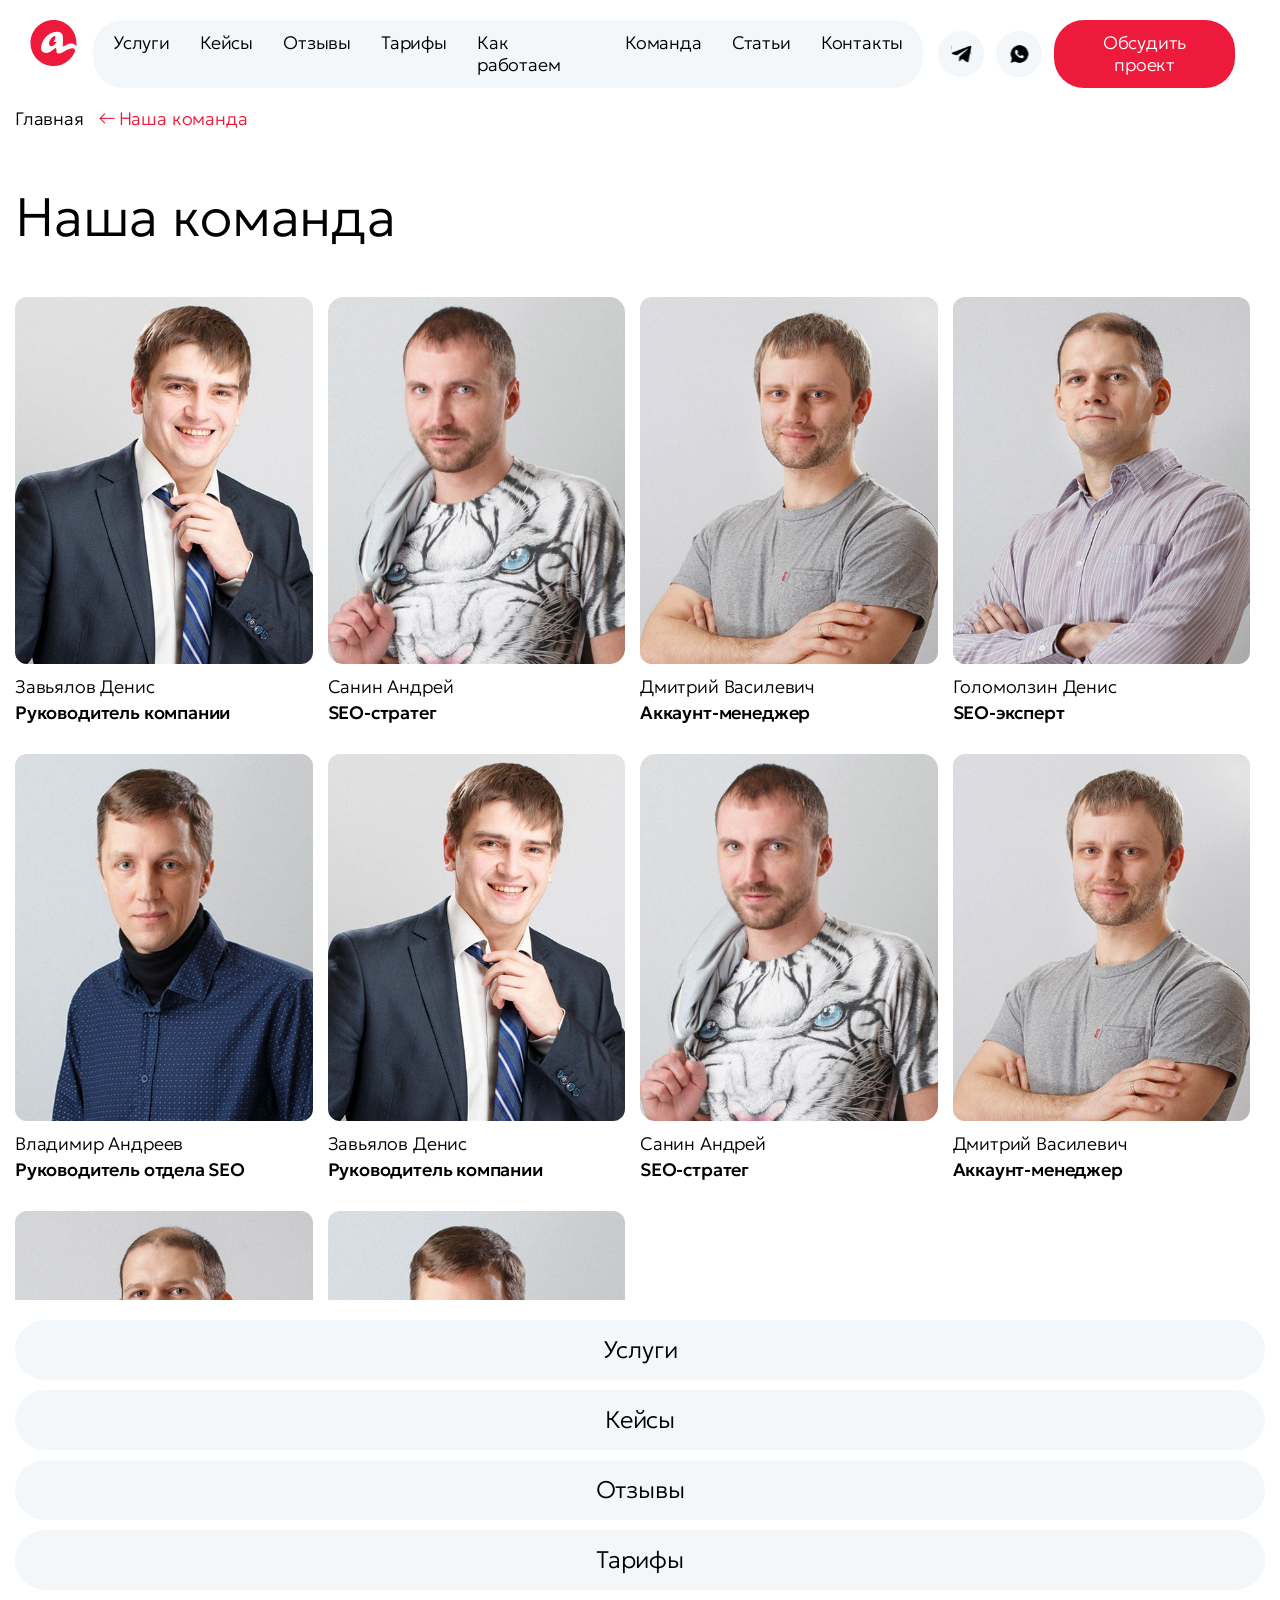
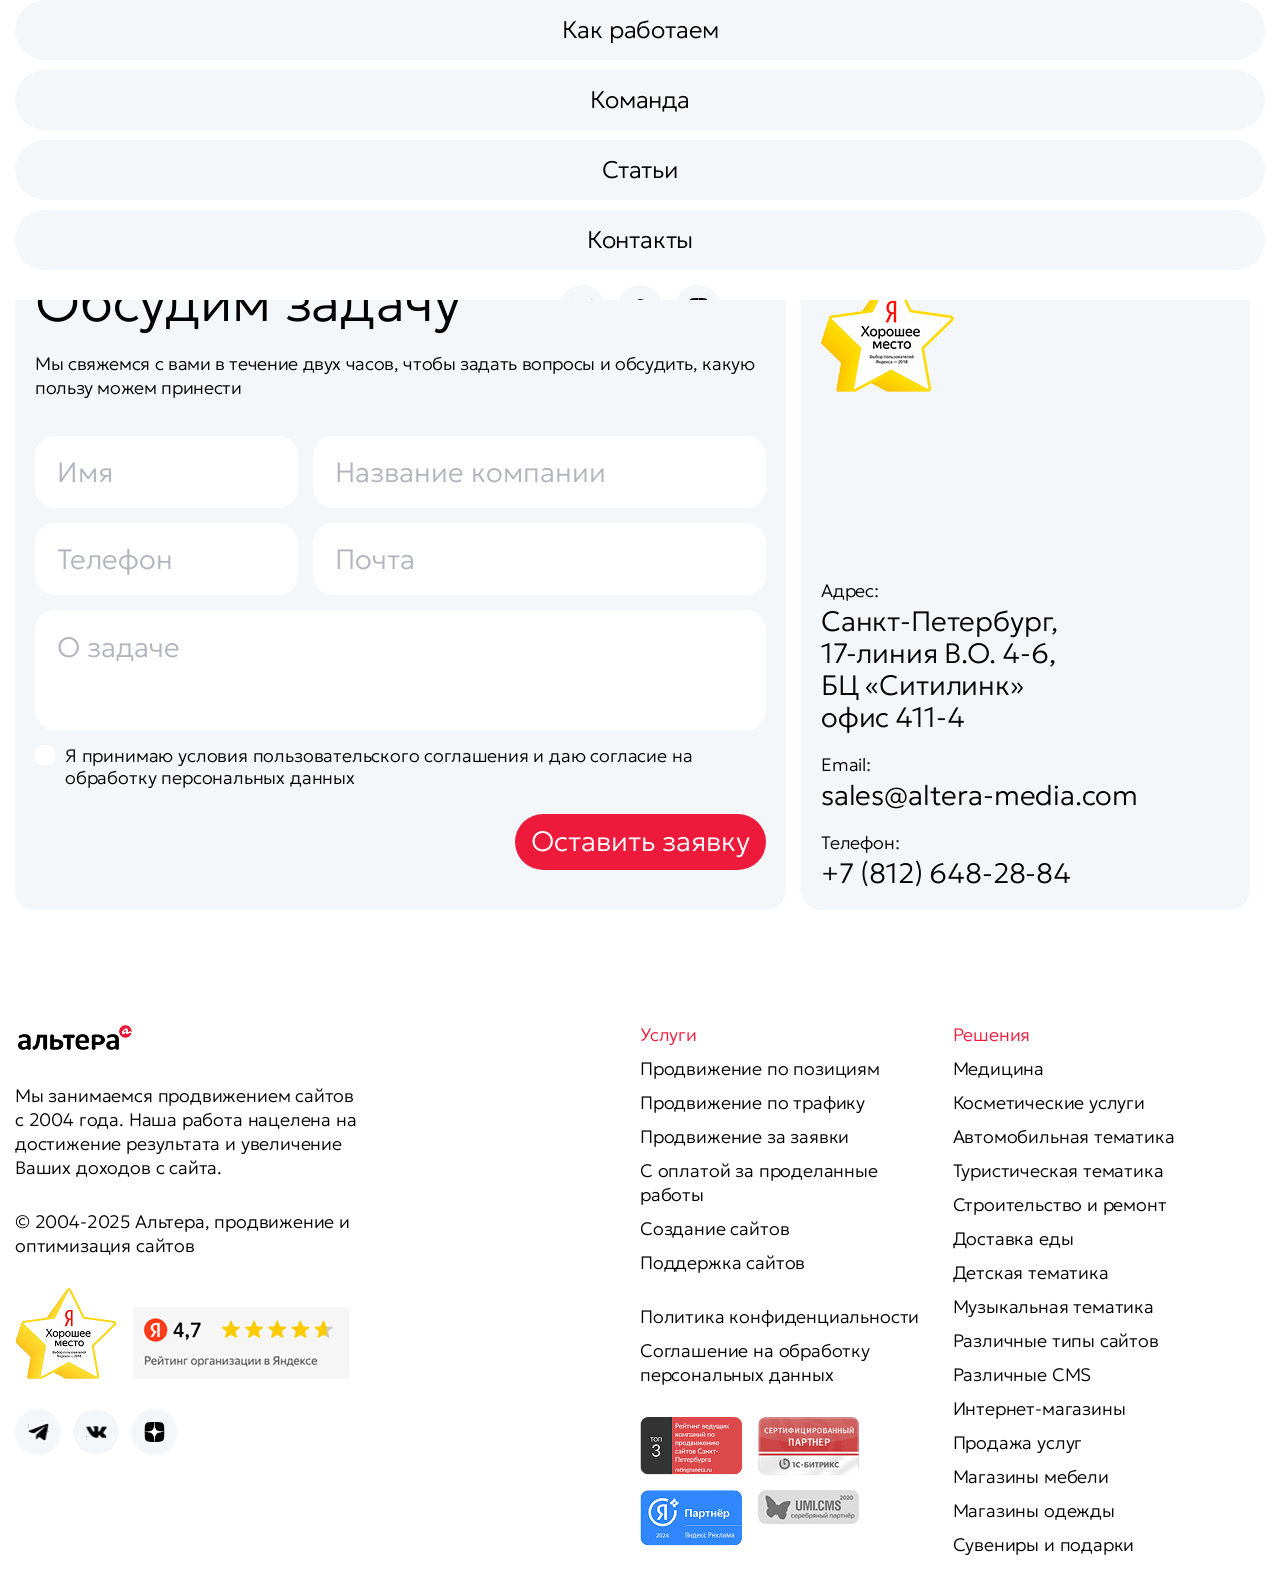
<file: team.html>
<!doctype html>
<html lang="ru">
	<head>
		<meta charset="UTF-8">
		<meta name="viewport" content="width=device-width, initial-scale=1.0">
		<title>Альтера | Услуги</title>
		<meta name="robots" content="noindex" />
		<link rel="apple-touch-icon" sizes="180x180" href="./assets/images/fav/apple-touch-icon.png">
		<link rel="icon" type="image/png" sizes="32x32" href="./assets/images/fav/favicon-32x32.png">
		<link rel="icon" type="image/png" sizes="16x16" href="./assets/images/fav/favicon-16x16.png">
		<link rel="stylesheet" href="./assets/css/swiper-bundle.min.css">
		<link rel="stylesheet" href="./assets/css/fancybox.css">
		
		<link rel="stylesheet" href="./assets/css/main.css">
		<link rel="stylesheet" href="./assets/css/block-css/team.css">
		<link rel="stylesheet" href="./assets/css/block-css/form.css">
		<link rel="stylesheet" href="./assets/css/block-css/popup.css">
		<link rel="stylesheet" href="./assets/css/block-css/pagination.css">
	</head>
	<body>
		<header class="header">
			<div class="container">
				<div class="header__inner">
					<div class="header__nav">
						<a href="/" class="header__nav-logo"><img src="./assets/images/logo-header.svg" alt="Altera Logo" width="47" height="46"></a>
						<nav>
							<ul>
								<li><a href="#services">Услуги</a></li>
								<li><a href="#cases">Кейсы</a></li>
								<li><a href="#reviews">Отзывы</a></li>
								<li><a href="#tariffs">Тарифы</a></li>
								<li><a href="#work">Как работаем</a></li>
								<li><a href="#team">Команда</a></li>
								<li><a href="#">Статьи</a></li>
								<li><a href="#">Контакты</a></li>
							</ul>
						</nav>
					</div>
					<div class="header__socials socials">
						<a href="https://t.me/alteraagency" class="socials__icon"><img src="./assets/images/social-tg.svg" alt="tg"></a>
						<a href="#" class="socials__icon"><img src="./assets/images/social-whatsapp.svg" alt="whatsapp"></a>
						<a href="#form" class="btn">Обсудить проект</a>
					</div>
					<div class="header_burger" id="burger">
						<input type="checkbox" id="burger-checkbox" class="burger-checkbox">
						<label class="burger" for="burger-checkbox"></label>
					</div>
				</div>
			</div>
		</header>
		<main class="content">
			<section class="section container breadcrumbs">
				<div class="breadcrumbs__item">
					<a title="Перейти к Компания «Фут Контейнер»." href="/" class="home" data-fragment="breacrumb-home">
					<span property="name">Главная</span>
					</a>
					<meta property="position" content="1">
				</div>
				<div class="breadcrumbs__item active">
					<span property="name">Наша команда</span>
					<meta property="position" content="3">
				</div>
			</section>
			<section class="section container team-page">
				<div class="section__title">
					Наша команда
				</div>
				<div class="section__body">
					<div class="team__cards">
						<div class="team__item">
							<img src="./assets/images/big-boss.png" alt="Санин Андрей">
							<div class="team__item-name">
								Завьялов Денис
							</div>
							<div class="team__item-post">
								Руководитель компании
							</div>
						</div>
						<div class="team__item">
							<img src="./assets/images/team-big-1.png" alt="Санин Андрей">
							<div class="team__item-name">
								Санин Андрей
							</div>
							<div class="team__item-post">
								SEO-стратег
							</div>
						</div>
						<div class="team__item">
							<img src="./assets/images/team-big-2.png" alt="Дмитрий Василевич">
							<div class="team__item-name">
								Дмитрий Василевич
							</div>
							<div class="team__item-post">
								Аккаунт-менеджер
							</div>
						</div>
						<div class="team__item">
							<img src="./assets/images/team-big-3.png" alt="Голомолзин Денис">
							<div class="team__item-name">
								Голомолзин Денис
							</div>
							<div class="team__item-post">
								SEO-эксперт
							</div>
						</div>
						<div class="team__item">
							<img src="./assets/images/team-big-4.png" alt="Владимир Андреев">
							<div class="team__item-name">
								Владимир Андреев
							</div>
							<div class="team__item-post">
								Руководитель отдела SEO
							</div>
						</div>
						<div class="team__item">
							<img src="./assets/images/big-boss.png" alt="Санин Андрей">
							<div class="team__item-name">
								Завьялов Денис
							</div>
							<div class="team__item-post">
								Руководитель компании
							</div>
						</div>
						<div class="team__item">
							<img src="./assets/images/team-big-1.png" alt="Санин Андрей">
							<div class="team__item-name">
								Санин Андрей
							</div>
							<div class="team__item-post">
								SEO-стратег
							</div>
						</div>
						<div class="team__item">
							<img src="./assets/images/team-big-2.png" alt="Дмитрий Василевич">
							<div class="team__item-name">
								Дмитрий Василевич
							</div>
							<div class="team__item-post">
								Аккаунт-менеджер
							</div>
						</div>
						<div class="team__item">
							<img src="./assets/images/team-big-3.png" alt="Голомолзин Денис">
							<div class="team__item-name">
								Голомолзин Денис
							</div>
							<div class="team__item-post">
								SEO-эксперт
							</div>
						</div>
						<div class="team__item">
							<img src="./assets/images/team-big-4.png" alt="Владимир Андреев">
							<div class="team__item-name">
								Владимир Андреев
							</div>
							<div class="team__item-post">
								Руководитель отдела SEO
							</div>
						</div>
					</div>
				</div>
				<div class="pagination">
					<ul>
						<li class="disabled">
							<svg width="24" height="24" viewBox="0 0 24 24" fill="none" xmlns="http://www.w3.org/2000/svg">
								<path d="M19 12H5" stroke="black" stroke-width="2" stroke-linecap="round" stroke-linejoin="round"/>
								<path d="M12 5L5 12L12 19" stroke="black" stroke-width="2" stroke-linecap="round" stroke-linejoin="round"/>
							</svg>
						</li>
						<li><a href="#">1</a></li>
						<li class="active">2</li>
						<li><a href="#">3</a></li>
						<li class="hidden-mobile"><a href="#">4</a></li>
						<li class="hidden-mobile"><a href="#">5</a></li>
						<li class="hidden-mobile"><a href="#">6</a></li>
						<li class="hidden-mobile"><a href="#">7</a></li>
						<li>
							<a href="#">
								<svg width="24" height="24" viewBox="0 0 24 24" fill="none" xmlns="http://www.w3.org/2000/svg">
									<path d="M5 12H19" stroke="black" stroke-width="2" stroke-linecap="round" stroke-linejoin="round" />
									<path d="M12 5L19 12L12 19" stroke="black" stroke-width="2" stroke-linecap="round" stroke-linejoin="round"/>
								</svg>
							</a>
						</li>
					</ul>
				</div>
			</section>
			<section class="section container contacts" id="form">
				<div class="section__body">
					<div class="contacts__form multicolor__block">
						<div class="section__title">
							Обсудим задачу
						</div>
						<div class="section__extra">
							Мы свяжемся с вами в течение двух часов, чтобы задать вопросы и обсудить, какую пользу можем принести
						</div>
						<div class="fields">
							<div class="form-field fields__item">
								<input type="text" placeholder="Имя" name="username">
							</div>
							<div class="form-field cfields__item">
								<input type="text" placeholder="Название компании" name="usercompany">
							</div>
							<div class="form-field fields__item">
								<input type="text" placeholder="Телефон" name="userphone" autocomplete="tel">
							</div>
							<div class="form-field fields__item">
								<input type="text" placeholder="Почта" name="useremail">
							</div>
							<div class="form-field fields__item full">
								<textarea placeholder="О задаче" name="usercomment"></textarea>
							</div>
							<div class="form-field fields__item full">
								<input type="checkbox" id="usercheckbox">
								<label for="usercheckbox">Я принимаю условия пользовательского соглашения и даю согласие на обработку персональных данных</label>
							</div>
							<div class="form-field full form-bottom">
								<div class="error">
									<span class="error-text">Поле не может быть пустым</span>
								</div>
								<button class="btn">Оставить заявку</button>
							</div>
						</div>
					</div>
					<div class="contacts__info multicolor__block">
						<img width="133" height="120" src="./assets/images/yandex_star.png" alt="Яндекс">
						<div class="contacts__list">
							<div class="contacts__block">
								<div class="contacts__block-title">
									Адрес:
								</div>
								<div class="contacts__block-value">
									Санкт-Петербург, <br>17-линия В.О. 4-6, <br>БЦ «Ситилинк» <br>офис 411-4
								</div>
							</div>
							<div class="contacts__block">
								<div class="contacts__block-title">
									Email:
								</div>
								<div class="contacts__block-value">
									<a href="mailto:sales@altera-media.com">sales@altera-media.com</a>
								</div>
							</div>
							<div class="contacts__block">
								<div class="contacts__block-title">
									Телефон:
								</div>
								<div class="contacts__block-value">
									<a href="tel:+78126482884">+7 (812) 648-28-84</a>
								</div>
							</div>
						</div>
					</div>
				</div>
			</section>
		</main>
		<footer class="footer section container">
			<div class="footer__body">
				<div class="footer__info">
					<div class="footer__info-logo">
						<a href="/"><img src="./assets/images/logo.png" alt="logo"></a>
					</div>
					<div class="footer__info-description">
						Мы занимаемся продвижением сайтов с 2004 года. Наша работа нацелена на достижение результата и увеличение Ваших доходов с сайта.
					</div>
					<div class="footer__info-copyright">
						© 2004-2025 Альтера, продвижение и оптимизация сайтов
					</div>
					<div class="footer__info-badge">
						<img src="./assets/images/badge-gooplace.png" alt="gooplace">
						<img src="./assets/images/badge-yandexrating.png" alt="yandexrating">
					</div>
					<div class="footer__info-social socials">
						<a href="https://t.me/alteraagency" class="socials__icon"><img src="./assets/images/social-tg.svg" alt="tg"></a>
						<a href="https://vk.com/altera_media" class="socials__icon"><img src="./assets/images/social-vk.svg" alt="whatsapp"></a>
						<a href="#" class="socials__icon"><img src="./assets/images/social-dzen.svg" alt="dzen"></a>
					</div>
				</div>
				<div class="footer__menu">
					<div class="footer__column">
						<div class="footer__menu-title">Услуги</div>
						<ul>
							<li><a href="#">Продвижение по позициям</a></li>
							<li><a href="#">Продвижение по трафику</a></li>
							<li><a href="#">Продвижение за заявки</a></li>
							<li><a href="#">С оплатой за проделанные работы</a></li>
							<li><a href="#">Создание сайтов</a></li>
							<li><a href="#">Поддержка сайтов</a></li>
						</ul>
						<ul>
							<li><a href="#">Политика конфиденциальности</a></li>
							<li><a href="#">Соглашение на обработку персональных данных</a></li>
						</ul>
						<div class="footer__partners">
							<a href="#" target="_blank"><img src="./assets/images/partners-1.png" alt=""></a>
							<a href="#" target="_blank"><img src="./assets/images/partners-2.png" alt=""></a>
							<a href="#" target="_blank"><img src="./assets/images/partners-3.png" alt=""></a>
							<a href="#" target="_blank"><img src="./assets/images/partners-4.png" alt=""></a>
						</div>
					</div>
					<div class="footer__column">
						<div class="footer__menu-title">Решения</div>
						<ul>
							<li><a href="#">Медицина
							<li><a href="#">Косметические услуги</a></li>
							<li><a href="#">Автомобильная тематика</a></li>
							<li><a href="#">Туристическая тематика</a></li>
							<li><a href="#">Строительство и ремонт</a></li>
							<li><a href="#">Доставка еды</a></li>
							<li><a href="#">Детская тематика</a></li>
							<li><a href="#">Музыкальная тематика</a></li>
							<li><a href="#">Различные типы сайтов</a></li>
							<li><a href="#">Различные CMS</a></li>
							<li><a href="#">Интернет-магазины</a></li>
							<li><a href="#">Продажа услуг</a></li>
							<li><a href="#">Магазины мебели</a></li>
							<li><a href="#">Магазины одежды</a></li>
							<li><a href="#">Сувениры и подарки</a></li>
						</ul>
					</div>
				</div>
			</div>
		</footer>
		
		<div class="mobile-menu">
			<div class="mobile-menu__inner">
				<ul>
					<li><a href="#services">Услуги</a></li>
					<li><a href="#cases">Кейсы</a></li>
					<li><a href="#reviews">Отзывы</a></li>
					<li><a href="#tariffs">Тарифы</a></li>
					<li><a href="#work">Как работаем</a></li>
					<li><a href="#team">Команда</a></li>
					<li><a href="#">Статьи</a></li>
					<li><a href="#">Контакты</a></li>
				</ul>
			</div>
			<div class="mobile-menu__social socials">
				<a href="https://t.me/alteraagency" class="socials__icon"><img src="./assets/images/social-tg.svg" alt="tg"></a>
				<a href="#" class="socials__icon"><img src="./assets/images/social-whatsapp.svg" alt="whatsapp"></a>
				<a href="#" class="socials__icon"><img src="./assets/images/social-dzen.svg" alt="dzen"></a>
			</div>
		</div>
		
		<div class="popup" id="popup-review" data-modal="reviews">
			<div class="popup__inner">
				<div class="popup__review">
					<div class="popup__review-img">
						<img src="./assets/images/review-full.png" alt="Отзыв" width="450" height="586">
					</div>
					<div class="popup__review-content">
						<p>Мы очень довольны работой с командой Альтеры. Они проявили себя как профессионалы своего дела. Открытая коммуникация позволила нам легко обмениваться идеями и получать обратную связь. Они слышат наши потребности и учитывают все пожелания, не срывают договоренности.</p>
						<p>Менеджеры всегда были готовы ответить на вопросы и предупредить о возможных нюансах, это предотвратило неожиданные проблемы. Команда не только качественно разработала сайт, но и предложила услуги по его ЗЕО-продвижению и контекстной рекламе, что стало для нас большим плюсом.</p>
						<p>Мы уверены, что нашли надёжного подрядчика, с которым планируем продолжать плодотворное сотрудничество в будущем. Рекомендуем всем, кто ищет ответственных и опытных специалистов!</p>
						
						<div class="popup__review-company">
							Феникс-спецодежда
						</div>
					</div>
				</div>
				<div class="close">
					<svg width="10" height="10" viewBox="0 0 10 10" fill="none" xmlns="http://www.w3.org/2000/svg">
						<path d="M1.28033 0.21967C0.987437 -0.0732233 0.512563 -0.0732233 0.21967 0.21967C-0.0732233 0.512563 -0.0732233 0.987437 0.21967 1.28033L3.93934 5L0.21967 8.71967C-0.0732233 9.01256 -0.0732233 9.48744 0.21967 9.78033C0.512563 10.0732 0.987437 10.0732 1.28033 9.78033L5 6.06066L8.71967 9.78033C9.01256 10.0732 9.48744 10.0732 9.78033 9.78033C10.0732 9.48744 10.0732 9.01256 9.78033 8.71967L6.06066 5L9.78033 1.28033C10.0732 0.987437 10.0732 0.512563 9.78033 0.21967C9.48744 -0.0732233 9.01256 -0.0732233 8.71967 0.21967L5 3.93934L1.28033 0.21967Z" fill="black"/>
					</svg>
				</div>
			</div>
		</div>
		
		<div class="overlay"></div>
		<script src="./assets/js/fancybox.umd.js"></script>
		<script src="./assets/js/swiper-bundle.min.js"></script>
		<script src="./assets/js/inputmask.min.js"></script>
		<script src="./assets/js/modal.js"></script>
		<script src="./assets/js/main.js"></script>
	</body>
</html>
</file>
<file: assets/css/main.css>
*,
:before,
:after {
	box-sizing: border-box;
	margin: 0;
	padding: 0;
}

:where(ul, ol):where([class]) {
	padding-left: 0
}

body,
:where(blockquote, figure):where([class]) {
	margin: 0
}

:where(h1, h2, h3, h4, h5, h6, p, ul, ol, dl):where([class]) {
	margin-block: 0
}

:where(dd[class]) {
	margin-left: 0
}

:where(fieldset[class]) {
	margin-left: 0;
	padding: 0;
	border: none
}

:where(ul[class]) {
	list-style: none
}

:where(address[class]) {
	font-style: normal
}

img,
video {
	display: block;
	height: auto
}

input,
textarea,
select,
button {
	font: inherit
}

ul li,
ol li {
	list-style: none;
}

html {
	height: 100%;
	scrollbar-gutter: stable
}

html,
:has(:target) {
	scroll-behavior: smooth
}

body {
	min-height: 100%;
	letter-spacing: -0.01em;
}

a:where([class]) {
	display: inline-flex
}

button,
label {
	cursor: pointer
}

svg * {
	transition-property: fill, stroke
}

:where(table) {
	border-collapse: collapse;
	border-color: currentColor
}

@media (prefers-reduced-motion: reduce) {

	*,
	:before,
	:after {
		animation-duration: .01ms !important;
		animation-iteration-count: 1 !important;
		transition-duration: .01ms !important;
		scroll-behavior: auto !important
	}
}

@font-face {
	font-family: Geologica Roman;
	src: url('../fonts/GeologicaRoman-ExtraLight.woff2') format("woff2");
	font-weight: 200;
	font-style: normal;
	font-display: swap;
}

@font-face {
	font-family: Geologica Roman;
	src: url('../fonts/GeologicaRoman-Thin.woff2') format("woff2");
	font-weight: 100;
	font-style: normal;
	font-display: swap;
}

@font-face {
	font-family: Geologica Roman;
	src: url('../fonts/Geologica-Medium.woff2') format("woff2");
	font-weight: 500;
	font-style: normal;
	font-display: swap;
}

@font-face {
	font-family: IBM Plex Sans;
	src: url('../fonts/IBMPlexSans-Light.woff2') format("woff2");
	font-weight: 300;
	font-style: normal;
	font-display: swap;
}

@font-face {
	font-family: IBM Plex Sans;
	src: url('../fonts/IBMPlexSans-Medium.woff2') format("woff2");
	font-weight: 500;
	font-style: normal;
	font-display: swap;
}

:root {
	--color-white: #FFFFFF;
    --color-black: #000000;

    --gray-silver: #F3F7FA;
    --gray-hover: #DAE2E8;
    --grey-dark: #B2B5BE;

    --accent-red: #ED1A3B;
    --accent-red-dark: #C1001E;

    --second-violet: #743FDD;
    --second-blue: #B2E8EC;

    --gradient-color-1: #ED1A3B;
    --gradient-color-2: #FF526D;

    --gradient-color-3: #DE0085;
    --gradient-color-4: #F43150;

    --border: var(--border-width-s) solid var(--color-black);

    --border-width-l: 4px;
    --border-width-m: 3px;
    --border-width-s: 1px;

    --border-radius-l: 30px;
    --border-radius-m: 20px;
    --border-radius-s: 12px;

    --font-family-base: 'Geologica Roman', sans-serif;
    --font-family-extra: 'IBM Plex Sans', sans-serif;
    
    --container-width: 1377px;
	--container-padding-x: 15px;
	--section-padding-y: clamp(1.5625rem, .8319215876rem + 3.3881897386vw, 3.75rem);
	--section-padding-y-invert: clamp(-1.5625rem, -.8319215876rem + -3.3881897386vw, -3.75rem);
	--transition-duration: .2s;
	--transition-duration-longer: .4s
}

/* modal mobile-menu */

.overlay {
	background: rgba(0, 0, 0, 0.1);
	position: absolute;
	top: 0;
	right: 0;
	bottom: 0;
	left: 0;
	z-index: 1001;
	display: none;
}

.overlay.active,
.overlay.modal-active {
	display: block;
}

.padding-none {
	padding: 0 !important;
}

body.fixed,
body.modal-fixed {
	overflow: hidden;
}

.mobile-menu {
	background: #fff;
	padding: 20px 15px;
	position: fixed;
	top: auto;
	left: 0;
	right: 0;
	bottom: 0;
	z-index: 10002;
	overflow-x: hidden;
	overflow-y: auto;
	flex-direction: column;
	gap: 15px;
	-webkit-transition: bottom 0.4s;
    -o-transition: bottom 0.4s;
    transition: bottom 0.4s;
	bottom: -1000px;
	display: flex;
	max-height: 600px;
}

.mobile-menu.active {
	bottom: 0;
}

.mobile-menu__inner {
	position: relative;
}

.mobile-menu__menu {
	max-height: 350px;
	overflow-y: auto;
}

/* width */
.mobile-menu_menu::-webkit-scrollbar {
	width: 4px;
	border-radius: 2px;
}

/* Track */
.mobile-menu_menu::-webkit-scrollbar-track {
	background: #fff;
}

/* Handle */
.mobile-menu_menu::-webkit-scrollbar-thumb {
	background: #EE7326;
	border-radius: 2px;
}

/* Handle on hover */
.mobile-menu_menu::-webkit-scrollbar-thumb:hover {
	background: #ED5A4F;
}

.mobile-menu__inner ul {
	display: flex;
	gap: 10px;
	flex-direction: column;
}

.mobile-menu__inner li {
	font-size: 24px;
	line-height: 28px;
	background: var(--gray-silver);
	border-radius: var(--border-radius-l);
}

.mobile-menu__inner li a {
	display: block;
	color: var(--color-black);
	padding: 16px;
	text-align: center;
}

.mobile-menu .socials {
    justify-content: center;
}

/* /modal /mobile-menu */

.container {
	width: 100%;
	max-width: calc(var(--container-width) + var(--container-padding-x) * 2);
	margin-inline: auto;
	padding-inline: var(--container-padding-x)
}

.visually-hidden {
	position: absolute !important;
	width: .0625rem !important;
	height: .0625rem !important;
	margin: -.0625rem !important;
	border: 0 !important;
	padding: 0 !important;
	white-space: nowrap !important;
	clip-path: inset(100%) !important;
	clip: rect(0 0 0 0) !important;
	overflow: hidden !important
}

@media (width > 64rem) {
	.visible-tablet {
		display: none !important
	}
}

@media (width <=64rem) {
	.hidden-tablet {
		display: none !important
	}
}

@media (width > 48rem) {
	.visible-mobile {
		display: none !important
	}
}

@media (width <=48rem) {
	.hidden-mobile {
		display: none !important
	}
}

.full-width {
	width: 100%;
}

.section__title {
	font-size: 54px;
	margin-bottom: 50px;
	line-height: 60px;
	position: relative;
	display: flex;
	gap: 18px;
	align-items: flex-end;
}

.section__title.center,
.section__extra-title.center {
	text-align: center;
	justify-content: center;
}

.color-white {
	color: var(--color-white) !important;
}

.color-white ul li:before {
	background: var(--color-white) !important;
}

.section__extra-title {
	font-size: 28px;
	line-height: 24px;
}

.section__extra {
	gap: 15px;
	display: flex;
	font-size: 18px;
	line-height: 24px;
	letter-spacing: -0.02em;
	margin-bottom: 26px;
	margin-top: -20px;
}

.section__extra>* {
	width: calc(1/3*100% - (1 - 1/3)*15px);
}

@media(max-width: 1024px) {
	.section__title {
		font-size: 50px;
		margin-bottom: 50px;
		line-height: 56px;
	}
}

@media(max-width: 767px) {
	.section__title {
		font-size: 32px;
		margin-bottom: 30px;
		line-height: 36px;
	}
	
	.section__extra {
		margin-top: 0;
	}
	
	.section__extra>* {
		width: calc(1/2*100% - (1 - 1/2)*15px);
	}
}

@media(max-width: 576px) {
	.section__extra {
		flex-direction: column;
		font-size: 16px;
		line-height: 20px;
	}
	
	.section__extra>* {
		width: 100%;
	}
}

html.is-lock {
	overflow: hidden
}

body {
	font-size: clamp(1rem, .9582526621rem + .1936108422vw, 1.125rem);
	display: flex;
	flex-direction: column;
	font-family: var(--font-family-base);
	color: var(--color-black);
	background-color: var(--color-white);
	font-weight: 300;
	position: relative;
}

.main {
	flex-grow: 1
}

h1,
.h1,
h2,
.h2 {
	color: var(--color-black);
	margin: 0
}

h1,
.h1 {
	font-size: 54px;
	line-height: 60px;
	text-align: center;
	font-weight: 200;
	padding: 60px 0 0px;
}

@media(max-width: 576px) {
	h1,
	.h1 {
		padding: 20px 0 0px;
		font-size: 32px;
        line-height: 36px;
	}
}

h2,
.h2 {
	font-size: clamp(1.5rem, 1.4165053243rem + .3872216844vw, 1.75rem);
	font-weight: 300
}

a,
button,
label,
input,
textarea,
select,
svg * {
	transition-duration: var(--transition-duration)
}

a {
	color: inherit;
	text-decoration: none
}

@media (any-hover: hover) {
	a:hover {
		color: var(--accent-red);
	}
}

@media (any-hover: none) {
	a:active {
		color: var(--accent-red);
		text-decoration: none
	}
}

:focus-visible {
	outline: .125rem solid dashed var(--black);
	outline-offset: .25rem;
	transition-duration: 0s !important
}

:has(.swiper) {
	min-width: 0
}

input[type="text"],
textarea {
	height: 72px;
	background: var(--color-white);
	font-size: 28px;
	line-height: 32px;
	color: var(--color-black);
	padding: 0 20px;
	border-radius: var(--border-radius-m);
	border: 2px solid var(--color-white);
	width: 100%;
}

@media(max-width: 576px) {
	input[type="text"],
	textarea {
		font-size: 24px;
		line-height: 28px;
		height: 68px;
	}
}

textarea {
	height: 120px;
	resize: none;
	padding: 20px;
}

input[type="text"]:active,
textarea:active,
input[type="text"]:focus,
textarea:focus {
	background: var(--gray-hover);
	border: 2px solid var(--gray-hover);
}

input[type="text"].error,
textarea.error,
input[type="text"].error,
textarea.error {
	border: 2px solid var(--accent-red);
}

::placeholder {
	color: var(--grey-dark);
	font-family: Geologica Roman;
	font-weight: 300;
}

.btn {
	background: var(--accent-red);
	color: var(--color-white);
	text-align: center;
	border-radius: var(--border-radius-l);
	padding: 12px 16px;
    font-size: 18px;
    line-height: 22px;
	border: 0;
	cursor: pointer;
}

.btn:hover {
	background: var(--accent-red-dark);
	color: var(--color-white);
}

.btn.disabled {
	color: var(--grey-dark);
}

.header {
	position: sticky;
	z-index: 100;
	top: 0;
	width: 100%;
	padding: 20px var(--container-padding-x);
	background: var(--color-white);
}

.header__inner {
	display: flex;
	align-items: center;
	column-gap: 15px;
	justify-content: space-between;
}

.header__nav {
	display: flex;
	gap: 16px;
}

.header__nav .header__nav-logo {
	width: 47px;
	height: 46px;
	display: block;
}

.header__nav nav ul	{
	display: flex;
	padding: 12px 20px;
	background: var(--gray-silver);
	border-radius: var(--border-radius-l);
	gap: 30px;
	justify-content: space-between;
}

.header__nav nav ul li	{
	font-size: 18px;
	line-height: 22px;
}

.socials {
	display: flex;
	gap: 12px;
	align-items: center;
}

.socials__icon {
	width: 46px;
	height: 46px;
	border-radius: 50%;
	display: flex;
	align-items: center;
	justify-content: center;
	background: var(--gray-silver);
}

.socials__icon:hover {
	background: var(--gray-hover);
}

.section {
	padding-block: var(--section-padding-y)
}

.section.section-nopadding {
	padding-top: 0;
	padding-bottom: 0;
}

.section.section-nopadding-top {
	padding-top: 0;
}

.section__header {
	padding-bottom: fluid-to-taptop(50, 30);
	display: flex;
	gap: 1.875rem
}

.section__description.column {
	display: flex;
	gap: .9375rem
}

.header_burger {
	width: 46px;
	height: 46px;
	border-radius: 50%;
	background: var(--gray-silver);
	cursor: pointer;
	position: relative;
	display: none;
	align-items: center;
	justify-content: center;
}

.header_burger label {
	cursor: pointer;
	display: block;
	position: relative;
	height: 14px;
    width: 20px;
}

.burger-checkbox {
	position: absolute;
	visibility: hidden;
}

.burger::before,
.burger::after {
	content: '';
	left: 0;
	position: absolute;
	display: block;
	width: 20px;
    height: 2px;
	border-radius: 10px;
	background: #000;
}

.burger::before {
	top: 0;
	box-shadow: 0 6px 0 #000;
	transition: box-shadow .3s .15s, top .3s .15s, transform .3s;
}

.burger::after {
	bottom: 0;
	transition: bottom .3s .15s, transform .3s;
}

.burger-checkbox:checked+.burger::before {
	top: 6px;
	transform: rotate(45deg);
	box-shadow: 0 6px 0 rgba(0, 0, 0, 0);
	transition: box-shadow .15s, top .3s, transform .3s .15s;
}

.burger-checkbox:checked+.burger::after {
	bottom: 6px;
	transform: rotate(-45deg);
	transition: bottom .3s, transform .3s .15s;
}

@media(min-width: 768px) and (max-width: 991px) {
	.socials {
		display: none;
	}
}

@media(min-width: 992px) and (max-width: 1024px) {
	.header__nav nav ul {
		gap: 12px;
	}
}

@media(max-width: 1024px) {
	.header__nav nav ul li {
		font-size: 16px;
		line-height: 20px;
	}
}

@media(max-width: 767px) {
	.header_burger {
		display: flex;
	}
	
	.header__nav nav,
	header .socials__icon {
		display: none;
	}
}

/* breadcrumbs */

.breadcrumbs.section {
	padding-top: 0;
    padding-bottom: 0;
}

.breadcrumbs {
	font-size: 18px;
	line-height: 22px;
	display: flex;
	gap: 15px;
}

.breadcrumbs .breadcrumbs__item {
	display: flex;
}

.breadcrumbs .breadcrumbs__item:not(:first-child) a:before,
.breadcrumbs .breadcrumbs__item.active:before {
	content: '←';
	margin-right: 4px;
}

.breadcrumbs .breadcrumbs__item.active {
	color: var(--accent-red);
}

@media(max-width: 576px) {
	.breadcrumbs {
		font-size: 16px;
		line-height: 20px;
	}
}

/* advantages */

.advantages-block {
	display: flex;
	flex-direction: column;
	gap: 15px;
	width: calc(1/4*100% - (1 - 1/4)*15px);
	border-radius: var(--border-radius-m);
	background-color: var(--gray-silver);
	padding: 1.25rem;
	position: relative;
	-webkit-transition: all .3s;
    transition: all .3s;
}

@media(min-width: 1441px) {
	.advantages-block {
		min-width: 333px;
	}
}

.advantages-block:before {
	-webkit-transition: all .3s;
    transition: all .3s;
	background: transparent;
	position: absolute;
	top: 0;
	right: 0;
	bottom: 0;
	left: 0;
	content: '';
	display: block;
	border-radius: var(--border-radius-m);
}

.advantages-block:hover:before {
	background: rgba(0, 0, 0, .05);
}

.advantages-block>div:last-child {
	margin-top: auto;
}

.advantages-block:not(:last-child) {
	min-height: 25rem
}

.one-element .advantages-block {
	min-height: auto;
}

.advantages-block.long {
	width: calc(1/2*100% - (1 - 1/2)*15px);
}

.advantages-block.extralong {
	width: calc(2/3*100% - (1 - 2/3)*15px);
}

.advantages-block.third {
	width: calc(33,333% - .625rem)
}

@media (width <=64rem) {
	.advantages-block.long {
		width: calc(33.333% - .625rem)
	}
}

.advantages-block.full {
	width: 100%;
	gap: 1.25rem
}

.advantages-block.full .slider {
	margin-inline: -1.25rem
}

@media(max-width: 767px) {
	.advantages-block {
		min-width: auto;
	}
}

.link {
	font-size: 24px;
	line-height: 28px;
	letter-spacing: -0.02em;
}

.link a {
	color: var(--accent-red);
	text-decoration: underline;
    text-decoration-style: solid;
    text-underline-offset: 5px;
    text-decoration-thickness: 1px;
    text-decoration-skip-ink: auto;
    transition: 0.3s all;
}

.link a:hover {
	color: var(--color-black);
	text-decoration: none;
}

@media(max-width: 576px) {
	.link {
		font-size: 28px;
		line-height: 32px;
	}
}

.bg-gradient {
	background: linear-gradient(180deg, var(--gradient-color-1) 0%, var(--gradient-color-2) 100%) !important;
	color: var(--color-white);
	position: relative;
	overflow: hidden
}

.bg-gradient-angle {
	background-image: url('../images/bg-gradient__angle.svg');
	background-position: top right;
	background-repeat: no-repeat;
}

.bg-white{
	background-color: var(--color-white) !important;
}

.bg-blue {
	background-color: var(--second-blue) !important;
}

.bg-gray {
	background-color: var(--gray-hover) !important;
}

.bg-red {
	background-color: var(--accent-red) !important;
}

.bg-light-gray {
	background-color: var(--gray-silver) !important;
}

.bg-violet {
	background-image: url('../images/bg_tariffs.png') !important;
	background-size: cover;
	background-position: center center;
}

.bg-violet-plus {
	background-image: url('../images/usability-3.jpg') !important;
	background-size: cover;
	background-position: center center;
	color: var(--color-white);
}

.bg-violet-simple {
	background: var(--second-violet) !important;
}

.advantages-block.bg-violet>div {
	color: var(--color-white);
}

.bg-gradient:before {
	content: url('data:image/svg+xml,<svg width="401" height="400" viewBox="0 0 401 400" fill="none" xmlns="http://www.w3.org/2000/svg"><g filter="url(%23filter0_f_602_1586)"><ellipse cx="95.3897" cy="116.275" rx="236.526" ry="167.915" transform="rotate(-45 95.3897 116.275)" fill="url(%23paint0_linear_602_1586)"/></g><defs><filter id="filter0_f_602_1586" x="-209.737" y="-188.852" width="610.253" height="610.253" filterUnits="userSpaceOnUse" color-interpolation-filters="sRGB"><feFlood flood-opacity="0" result="BackgroundImageFix"/><feBlend mode="normal" in="SourceGraphic" in2="BackgroundImageFix" result="shape"/><feGaussianBlur stdDeviation="50" result="effect1_foregroundBlur_602_1586"/></filter><linearGradient id="paint0_linear_602_1586" x1="95.3897" y1="-51.6407" x2="95.3897" y2="284.19" gradientUnits="userSpaceOnUse"><stop stop-color="%23DE0085"/><stop offset="1" stop-color="%23F43150"/></linearGradient></defs></svg>');
	top: 0;
	left: 0;
	position: absolute;
	z-index: 0
}

.bg-gradient:after {
	content: url('data:image/svg+xml,<svg width="458" height="252" viewBox="0 0 458 252" fill="none" xmlns="http://www.w3.org/2000/svg"><g filter="url(%23filter0_f_602_118)"><ellipse cx="228.873" cy="228.645" rx="173.128" ry="183.255" transform="rotate(135 228.873 228.645)" fill="url(%23paint0_linear_602_118)"/></g><defs><filter id="filter0_f_602_118" x="0.608887" y="0.380981" width="456.528" height="456.529" filterUnits="userSpaceOnUse" color-interpolation-filters="sRGB"><feFlood flood-opacity="0" result="BackgroundImageFix"/><feBlend mode="normal" in="SourceGraphic" in2="BackgroundImageFix" result="shape"/><feGaussianBlur stdDeviation="25" result="effect1_foregroundBlur_602_118"/></filter><linearGradient id="paint0_linear_602_118" x1="228.873" y1="45.3899" x2="228.873" y2="411.901" gradientUnits="userSpaceOnUse"><stop stop-color="%23F22FB0"/><stop offset="1" stop-color="%23F58A25" stop-opacity="0"/><stop offset="1" stop-color="%237061A3"/></linearGradient></defs></svg>');
	bottom: -.625rem;
	left: 0;
	position: absolute;
	z-index: 0
}

.bg-gradient>div,
.bg-gradient-half>div,
.bg-gradient-top>div {
	z-index: 2;
	position: relative;
}

.bg-gradient-half {
	position: relative;
	overflow: hidden;
	z-index: 0
}

.bg-gradient-half:after {
	position: absolute;
	top: 0;
	right: 0;
	content: url('data:image/svg+xml,<svg width="238" height="400" viewBox="0 0 238 400" fill="none" xmlns="http://www.w3.org/2000/svg"><g filter="url(%23filter0_f_476_3789)"><ellipse cx="270.891" cy="157.587" rx="196.5" ry="139.5" transform="rotate(-45 270.891 157.587)" fill="url(%23paint0_linear_476_3789)"/></g><defs><filter id="filter0_f_476_3789" x="0.476562" y="-112.826" width="540.828" height="540.828" filterUnits="userSpaceOnUse" color-interpolation-filters="sRGB"><feFlood flood-opacity="0" result="BackgroundImageFix"/><feBlend mode="normal" in="SourceGraphic" in2="BackgroundImageFix" result="shape"/><feGaussianBlur stdDeviation="50" result="effect1_foregroundBlur_476_3789"/></filter><linearGradient id="paint0_linear_476_3789" x1="270.891" y1="18.0874" x2="270.891" y2="297.087" gradientUnits="userSpaceOnUse"><stop stop-color="%23DE0085"/><stop offset="1" stop-color="%23F43150"/></linearGradient></defs></svg>')
}

.advantages-block.bg-gradient-top {
	position: relative;
	overflow: hidden;
	z-index: 0
}

.advantages-block.bg-gradient-top:after {
	position: absolute;
	top: 0;
	right: 0;
	content: url('data:image/svg+xml,<svg width="216" height="187" viewBox="0 0 216 187" fill="none" xmlns="http://www.w3.org/2000/svg"><g filter="url(%23filter0_f_671_439)"><ellipse cx="270.749" cy="-83.4252" rx="196.5" ry="139.5" transform="rotate(-45 270.749 -83.4252)" fill="url(%23paint0_linear_671_439)"/></g><defs><filter id="filter0_f_671_439" x="0.334473" y="-353.839" width="540.828" height="540.828" filterUnits="userSpaceOnUse" color-interpolation-filters="sRGB"><feFlood flood-opacity="0" result="BackgroundImageFix"/><feBlend mode="normal" in="SourceGraphic" in2="BackgroundImageFix" result="shape"/><feGaussianBlur stdDeviation="50" result="effect1_foregroundBlur_671_439"/></filter><linearGradient id="paint0_linear_671_439" x1="270.749" y1="-222.925" x2="270.749" y2="56.0748" gradientUnits="userSpaceOnUse"><stop stop-color="%23DE0085"/><stop offset="1" stop-color="%23F43150"/></linearGradient></defs></svg>');
}

.advantages-block__description {
	font-size: 28px;
	line-height: 32px;
	display: flex;
    flex-direction: column;
    gap: 16px;
}

.advantages-block__description img {
	max-width: 100%;
	height: auto;
}

.advantages-block__description-column {
	display: flex;
	gap: 1.875rem;
	justify-content: space-between;
	align-items: flex-end
}

@media (max-width: 1024px) {
	.advantages-block__description-column {
		flex-direction: column;
		gap: 1.25rem
	}
	
	.advantages-block__description {
		font-size: 24px;
		line-height: 28px;
	}
}

.advantages-block__team {
	display: flex;
	width: 100%;
	justify-content: flex-end
}

@media (width <=64rem) {
	.advantages-block__team {
		justify-content: flex-start
	}
}

@media (width <=64rem) {
	.advantages-block__team-item {
		width: 3.75rem;
		height: 3.75rem
	}
}

.advantages-block__team-item:not(:last-child) {
	margin-right: -1.25rem
}

.advantages-block__title {
	font-size: 28px;
	line-height: 32px;
	z-index: 2;
}

.advantages-block__title.big {
	font-size: 110px;
	line-height: 80px;
}

.advantages-block__title.big a:hover {
	text-decoration: underline;
	text-decoration-style: solid;
	text-underline-offset: 3px;
	text-decoration-thickness: 2px;
	text-decoration-skip-ink: auto;
}

.advantages-block__title.medium {
	font-size: 50px;
	line-height: 56px;
}

.advantages-block__extra-title {
	font-size: 18px;
	line-height: 22px;
}

@media(max-width: 1024px) {
	.advantages-block__title {
		font-size: 24px;
		line-height: 28px;
	}
	
	.advantages-block__title.big {
		font-size: 100px;
		line-height: 70px;
	}
	
	.advantages-block__extra-title {
		font-size: 16px;
		line-height: 20px;
	}
	
	.advantages-block__title.medium {
		font-size: 32px;
		line-height: 36px;
	}
}

@media(max-width: 576px) {
	.advantages-block__title.big {
		font-size: 100px;
		line-height: 100px;
	}
	
	.advantages-block__extra-title br {
		display: none;
	}
}

@media (width <=64rem) {
	.advantages-block {
		width: calc(33.333% - .625rem)
	}
}

@media (width <=48rem) {

	.advantages-block:not(:nth-child(1)),
	.advantages-block:not(:nth-child(2)) {
		min-height: 12.5rem
	}

	.advantages-block {
		width: calc(33.333% - .625rem)
	}
}

@media (width <=48rem) {

	.advantages-block,
	.advantages-block.long,
	.advantages-block.full {
		width: calc(50% - .625rem)
	}
}

@media (max-width: 576px) {
	.advantages-block:not(:nth-child(4)) {
		min-height: 12.5rem
	}

	.advantages-block,
	.advantages-block.long,
	.advantages-block.full {
		width: 100%
	}
}

.advantages .section__body {
	display: flex;
	gap: 15px;
	flex-wrap: wrap
}

.clients__item {
	width: 12.5rem;
	height: 8.125rem;
	display: flex;
	justify-content: center;
	align-items: center
}

.slider__item {
	max-width: fit-content
}

@media(max-width: 576px) {
	.home-cards__list.full .slider__advantages .slider__item {
		max-width: auto;
	}
}

.reviews {
	background: var(--gray-silver);
	border-radius: var(--border-radius-m);
	padding: 1.25rem
}

.reviews .section__body {
	margin-inline: -.9375rem
}

.reviews .section__title {
	margin-bottom: 1.25rem
}

.reviews-block {
	width: 14.375rem;
	padding: 0 .9375rem;
	margin-bottom: 1rem
}

.reviews-block__image {
	padding: 2rem 1.6875rem;
	background: var(--color-white);
	margin-bottom: .9375rem;
	position: relative;
	overflow: hidden;
	cursor: pointer;
}

.reviews-block__image img {
	max-width: 100%;
}

.reviews-block__image .btn {
	position: absolute;
	bottom: -3.4375rem
}

.reviews-block__image:hover .btn {
	bottom: 2rem
}

.reviews-block__title {
	margin-bottom: .75rem;
	font-size: clamp(1rem, .9582526621rem + .1936108422vw, 1.125rem)
}

.reviews-block__company {
	font-weight: 500
}

.reviews__title {
	font-size: 28px;
	line-height: 32px;
	margin-bottom: 20px;
}

@media(max-width: 1024px) {
	.reviews-block__image .btn {
		bottom: 2rem;
	}
}

/* footer */

.footer {
	padding-bottom: 20px; 
}

.footer__body {
	display: flex;
	justify-content: space-between;
	gap: 15px;
}

.footer__body>div {
	width: calc(1/2*100% - (1 - 1/2)*15px);
}

.footer__info {
	font-size: 18px;
	line-height: 24px;
	display: flex;
	gap: 30px;
	flex-direction: column;
	width: 100%;
	max-width: 343px;
}

.footer__info .footer__info-badge {
	display: flex;
	gap: 15px;
	align-items: flex-end;
	flex-wrap: wrap;
}

.footer__menu {
	display: flex;
	gap: 15px;
}

.footer__column {
	width: calc(1/2*100% - (1 - 1/2)*15px);
}

.footer__column ul:not(:last-child) {
	margin-bottom: 30px;
}

.footer__column ul {
	display: flex;
	flex-direction: column;
	gap: 10px;
}

.footer__column ul li {
	font-size: 18px;
	line-height: 24px;
}

.footer__menu-title {
	font-size: 18px;
	line-height: 24px;
	color: var(--accent-red);
	margin-bottom: 10px;
}

.footer__partners {
	display: flex;
	flex-wrap: wrap;
	gap: 15px;
	align-items: flex-start;
}

@media(max-width: 576px) {
	.footer__body {
		flex-direction: column;
		gap: 50px;
	}
	
	.footer__body>div {
		width: 100%;
		flex-direction: column;
		max-width: 100%;
	}
	
	.footer__info {
		order: 2;
	}
	
	.footer__menu {
		order: 1;
		gap: 50px;
	}
	
	.footer__column {
		width: 100%;
	}
	
	.footer__column ul li {
		font-size: 16px;
		line-height: 20px;
	}
	
	.footer__partners  {
		max-width: 80%;
	}
}

.slider__nav {
	display: flex;
	gap: 15px;
}

.slider__prev,
.slider__next {
	height: 40px;
	display: flex;
    align-items: center;
	cursor: pointer;
}

.slider__prev:hover,
.slider__next:hover {
	opacity: .7;
}

.author {
	display: flex;
	gap: 10px;
	font-size: 16px;
	line-height: 20px;
	align-items: center;
}

.author .author__name {
	margin-bottom: 8px;
}

.author .author__post {
	font-weight: 500;
}

.author img {
	max-width: 70px;
	height: auto;
	border: 1px solid var(--grey-dark);
	border-radius: 50%;
}

.article__top {
	display: flex;
	flex-direction: column;
	gap: 15px;
}

.block-row {
	display: flex;
	gap: 15px;
	flex-wrap: wrap;
}

.block-col {
	padding: 20px;
	border-radius: var(--border-radius-m);
	background: var(--gray-silver);
	flex-direction: column;
}

.block-col.full {
	width: 100% !important;
}

.block-label {
	padding: 6px 10px;
	display: flex;
	gap: 8px;
	border-radius: 16px;
	width: fit-content;
	font-size: 24px;
	line-height: 28px;
	align-items: center;
}

.bg-violet-simple,
.bg-red {
	color: var(--color-white);
}

.container ol {
    counter-reset: num
}

.container ol>li {
    position: relative;
    margin-bottom: 10px;
	padding-left: 22px;
}

.container ol>li>ol {
    margin-left: 30px;
	margin-top: 10px;
}

.container ol>li:before {
    content: counter(num) '.';
    counter-increment: num;
    display: inline-block;
	position: absolute;
	top: 0;
	left: 0;
}

.container ol>li>ul {
	margin-left: -17px;
    margin-top: -1px;
}

.container ol>li>ul li {
	position: relative;
	padding-left: 17px;
}

.container ol>li>ul li:before {
	position: absolute;
	width: 6px;
	height: 6px;
	background: #000;
	border-radius: 50%;
	content: '';
	top: 10px;
	left: 0;
}

@media(max-width: 576px) {
	.block-label {
		font-size: 18px;
		line-height: 24px;
	}
	
	.block-col {
		padding: 20px;
	}
}
</file>
<file: assets/css/block-css/hero.css>
.hero {
	display: flex;
	gap: 15px;
}

.hero__header {
	background: var( --gray-silver);
	border-radius: var(--border-radius-m);
	padding: 40px;
	width: calc(1/2*100% - (1 - 1/2)*15px);
	min-height: 600px;
	display: flex;
	gap: 24px;
    flex-direction: column;
	justify-content: center;
}

.hero__header .hero_title {
	font-weight: 200;
	font-size: 54px;
	line-height: 60px;
	text-align: center;
}

.hero__header .hero_subtitle {
	font-size: 28px;
	line-height: 32px;
	letter-spacing: -0.02em;
	text-align: center;
}

.hero__promo {
	width: calc(1/2*100% - (1 - 1/2)*15px);
	background: url('../../images/hero__bg.png'), linear-gradient(180deg, #ED1A3B 0%, #FF526D 100%);
	background-repeat: no-repeat !important;
	padding: 40px;
	border-radius: var(--border-radius-m);
	display: flex;
	flex-direction: column;
}

.hero__promo-title {
	color: var(--color-white);
	font-size: 28px;
	line-height: 32px;
	letter-spacing: -0.02em;
}

.hero__promo-list {
	margin-top: auto;
	display: flex;
	gap: 4px;
	flex-wrap: wrap;
	align-items: center;
	justify-content: center;
}

.hero__promo-elem {
	background: var(--color-white);
	border-radius: 16px;
	font-size: 24px;
	line-height: 28px;
	letter-spacing: -0.02em;
	display: flex;
	gap: 8px;
	align-items: center;
	padding: 6px 7px;
	white-space: nowrap;
	color: var(--color-black);
}

.hero_logos {
	display: flex;
	justify-content: center;
}

.hero_logos img:not(:first-child) {
	margin-left: -10px;
}

.hero_button {
	margin-top: auto;
}

.hero_button .btn {
    padding: 24px 0;
    width: 100%;
    justify-content: center;
}

@media(max-width: 1199px) {
	.hero {
		flex-direction: column;
	}
	
	.hero__header,
	.hero__promo {
		width: 100%;
	}
	
	.hero__promo-title {
		text-align: center;
	}
	
	.hero__promo-title br {
		display: none;
	}
	
	.hero__header,
	.hero__promo {
		min-height: 400px;
	}
	
	.hero__header .hero_title {
		font-size: 50px;
		line-height: 56px;
	}
	
	.hero__promo {
		background: url('../../images/hero__bg-1440.png'), linear-gradient(180deg, #ED1A3B 0%, #FF526D 100%);
	}
}

@media(max-width: 767px) {	
	.hero__promo {
		background: url('../../images/hero__bg-767.png'), linear-gradient(180deg, #ED1A3B 0%, #FF526D 100%);
	}
}

@media(max-width: 576px) {	
	.hero__promo-elem {
		font-size: 18px;
		line-height: 24px;
	}
	
	.hero__header .hero_title {
		font-size: 32px;
		line-height: 36px;
	}
	
	.hero__header .hero_subtitle {
		font-size: 18px;
		line-height: 24px;
	}
}
</file>
<file: assets/css/block-css/services.css>
.services {
	position: relative;
	margin-right: -20px;
}

.services__item {
	background-color: var(--color-white);
	border-radius: var(--border-radius-m);
	padding: 20px;
	letter-spacing: -0.02em;
	height: 443px;
	max-width: 333px;
	width: 100%;
	background-position: bottom center;
	background-repeat: no-repeat;
}

.services__item:nth-child(even) {
	max-width: 449px;
}

.services__item-title {
	font-size: 28px;
	line-height: 32px;
	margin-bottom: 15px;
}

.services__item-text {
	font-size: 18px;
	line-height: 24px;
}

.services__nav {
	position: absolute;
    bottom: 0;
    right: 0;
    z-index: 9;
}

@media(max-width: 576px) {
	.services {
		margin-right: 0;
	}

	.services .swiper-wrapper {
		flex-direction: column;
		gap: 15px;
	}
	
	.services__item,
	.services__item:nth-child(even)	{
		width: 100%;
		height: 400px;
		max-width: 100%;
	}
	
	.services__item-title {
		font-size: 24px;
		line-height: 28px;
	}
	
	.services__item-text {
		font-size: 16px;
		line-height: 20px;
	}
	
	.services__nav {
		display: none;
	}
}
</file>
<file: assets/css/block-css/home-card.css>
.home-cards {
	
}

.home-cards__list {
	display: flex;
	gap: 15px;
	flex-wrap: wrap;
}

.home-cards__item {
	background-color: var(--gray-silver);
	width: calc(1/4*100% - (1 - 1/4)*15px);
	border-radius: var(--border-radius-m);
	padding: 20px;
	display: flex;
	flex-direction: column;
	min-height: 400px;
	gap: 8px;
}

.home-cards__item.height-auto {
	min-height: auto;
}

.home-cards__item.long {
	width: calc(1/2*100% - (1 - 1/2)*15px);
}

.home-cards__item.full {
	width: 100%;
}

.home-cards__item.extralong {
	width: calc(3/4*100% - (1 - 3/4)*15px);
	overflow: hidden;
}

.home-cards__item>div:last-child {
	margin-top: auto;
}

.home-cards__item .home-cards__item-subtitle {
	font-size: 24px;
	line-height: 28px;
	letter-spacing: -0.02em;
}

.home-cards__item .home-cards__item-title {
	font-weight: 100;
	font-size: 54px;
	line-height: 60px;
	display: flex;
	gap: 45px;
}

.home-cards__item .home-cards__item-title.semibig {
	font-size: 50px;
	line-height: 56px;
}

.home-cards__item .home-cards__item-title a {
	text-decoration: underline;
}

.home-cards__item .home-cards__item-title.column {
	flex-direction: column;
	gap: 0;
}

.home-cards__item-title.big {
	font-size: 110px;
	line-height: 80px;
}

.home-cards__item .home-cards__item-title.medium {
	font-size: 28px;
	line-height: 32px;
	letter-spacing: -0.02em;
}

.home-cards__item .home-cards__item-text {
	font-size: 18px;
	line-height: 22px;
	letter-spacing: -0.02em;
}

.home-cards__item .home-cards__item-description {
	font-size: 18px;
	line-height: 22px;
}

.home-cards__item .home-cards__item-description .number {
	font-weight: 100;
	font-size: 110px;
	line-height: 80px;
	letter-spacing: -0.1em;
	margin-bottom: 8px;
}

.home-cards__item-team {
	display: flex;
}

.home-cards__item-team-item:not(:first-child) {
	margin-left: -10px;
}

.home-cards__item-team-item .last-element {
	border: 2px solid var(--color-white);
	background: #eda0ac;
	border-radius: 50%;
	font-weight: 200;
	font-size: 32px;
	line-height: 36px;
	aspect-ratio: 1;
	align-items: center;
	display: flex;
	height: 100%;
    justify-content: center;
}

@media(max-width: 1199px) {
	.home-cards__item-team {
		display: none;
	}
	
	.home-cards__item-description img {
		max-width: 100%;
		height: auto;
	}
	
	.home-cards__item {
		gap: 15px;
	}
	
	.home-cards__item .home-cards__item-title {
		font-size: 50px;
		line-height: 56px;
	}
}

@media(max-width: 991px) {
	.home-cards__item {
		gap: 15px;
		min-height: auto;
	}
	
	.home-cards__item,
	.home-cards__item.full {
		width: calc(1/2*100% - (1 - 1/2)*15px);
	}
	
	.home-cards__item:nth-child(5),
	.home-cards__item.extralong {
		width: 100%;
	}
	
	.home-cards__item .home-cards__item-title.semibig,
	.home-cards__item .home-cards__item-title {
		font-size: 32px;
		line-height: 36px;
	}
}

@media(max-width: 576px) {
	.home-cards__item {
		min-height: 300px;
		gap: 14px;
	}
	
	.home-cards__item .home-cards__item-title {
		font-size: 32px;
		line-height: 36px;
	}
	
	.home-cards__item,
	.home-cards__item.long,
	.home-cards__item.full {
		width: 100%;
	}
	
	.home-cards__item .home-cards__item-title.medium {
		font-size: 24px;
		line-height: 28px;
	}
}
</file>
<file: assets/css/block-css/our-position.css>
.our-position {
	
}

.our-position__list {
	display: flex;
	gap: 15px;
	flex-wrap: wrap;
}

.our-position__item {
	width: calc(1/3*100% - (1 - 1/3)*15px);
	background: var( --gray-silver);
	border-radius: var(--border-radius-m);
	padding: 40px 30px;
	display: flex;
	gap: 14px;
	align-items: center;
}

.our-position__item.column {
	flex-direction: column;
	gap: 8px;
	align-items: flex-start;
	width: calc(1/4*100% - (1 - 1/4)*15px);
}

.our-position__item.extralong {
	width: calc(3/4*100% - (1 - 3/4)*15px);
}

.our-position__item-text .title {
	font-weight: 500;
	margin-bottom: 15px;
}

.our-position__item-title {
	font-size: 28px;
	line-height: 32px;
	letter-spacing: -0.02em;
}

.our-position__item-text {
	font-size: 18px;
	line-height: 22px;
}

.our-position__item-bottom {
	margin-top: auto;
}

.our-position__item .logos__list {
    display: flex;
	gap: 15px;
	flex-wrap: wrap;
}

.our-position__item .logos__item {
	min-height: 130px;
	display: flex;
	align-items: center;
	justify-content: center;
	width: calc(1/5*100% - (1 - 1/5)*15px);
}

.our-position__item .logos__item img {
	max-width: 100%;
}

@media(max-width: 1199px) {
	.our-position__item {
		padding: 30px 20px;
	}
	
	.our-position__item.column {
		width: calc(1/3*100% - (1 - 1/3)*15px);
	}
	
	.our-position__item.extralong {
		width: calc(2/3*100% - (1 - 2/3)*15px);
	}
}

@media(max-width: 991px) {
	.our-position__item,
	.our-position__item.column	{
		width: calc(1/2*100% - (1 - 1/2)*15px);
	}
	
	.our-position__item.extralong {
		width: 100%;
	}
	
	.our-position__item .logos__item {
		width: calc(1/4*100% - (1 - 1/4)*15px);
	}
}

@media(max-width: 767px) {
	.our-position__item .logos__item {
		width: calc(1/3*100% - (1 - 1/3)*15px);
		min-height: 108px;
	}
	
	.our-position__item	{
		width: calc(1/3*100% - (1 - 1/3)*15px);
	}
	
	.our-position__item.column {
		width: 100%;
	}
	
	.our-position__item {
		flex-direction: column;
		gap: 15px;
	}
	
	.our-position__item.extralong {
		padding: 20px;
	}
}

@media(max-width: 576px) {
	.our-position__item,
	.our-position__item.column	{
		width: 100%;
		padding: 20px;
	}
	
	.our-position__item {
		flex-direction: row;
	}
	
	.our-position__item:nth-child(4) {
		width: 100%;
	}
	
	.our-position__item .logos__item {
		width: calc(1/2*100% - (1 - 1/2)*15px);
	}
}
</file>
<file: assets/css/block-css/experience.css>
.experience {
	
}

.experience__list {
	display: flex;
	gap: 15px;
	flex-wrap: wrap;
}

.experience__item {
	background: var(--gray-silver);
	padding: 20px;
	border-radius: var(--border-radius-m);
	display: flex;
	gap: 8px;
	width: calc(1/4*100% - (1 - 1/4)*15px);
	flex-direction: column;
	min-height: 400px;
}

.experience__item.bg-violet-simple {
	color: var(--color-white);
}

.experience__item>div:last-child {
	margin-top: auto;
}

.experience__item-title {
	font-weight: 200;
	font-size: 32px;
	line-height: 36px;
	display: flex;
	justify-content: space-between;
}

.experience__item-title .title {
	max-width: 650px;
}

.experience__item-title .icons {
	display: flex;
}

.experience__item-subtitle {
	font-weight: 300;
	font-size: 18px;
	line-height: 22px;
}

.experience__item.long {
	width: calc(1/2*100% - (1 - 1/2)*15px);
}

.experience__item.extralong {
	width: calc(3/4*100% - (1 - 3/4)*15px);
}

.experience__item-description {
	font-size: 18px;
	line-height: 22px;
}

.experience__item-description .number {
	font-weight: 100;
	font-size: 80px;
	line-height: 60px;
	letter-spacing: -0.1em;
	margin-bottom: 8px;
}

.experience__item-description.flex {
	display: flex;
	justify-content: space-between;
	align-items: flex-end;
	gap: 120px;
}

.experience__item-description .date {
	font-size: 18px;
	line-height: 24px;
	letter-spacing: -0.02em;
}

.experience__bottom .tags ul {
	display: flex;
	flex-direction: column;
	gap: 4px;
}

.experience__bottom .tags {
	margin-bottom: 12px;
	width: 100%;
}

.experience__bottom .tags ul li {
	padding: 6px 10px;
	background: var(--color-white);
	font-size: 18px;
	line-height: 22px;
	border-radius: 16px;
	max-width: fit-content;
	color: var(--color-black);
}

.experience__item-description .time {
	display: flex;
	gap: 3.5px;
	align-items: center;
	white-space: nowrap;
}

.experience__item.bg-violet-simple .experience__item-description .time svg path,
.experience__item.bg-gradient .experience__item-description .time svg path {
	fill: var(--color-white);
}

@media(max-width: 1199px) {
	.experience__item,
	.experience__item.long {
		width: calc(1/3*100% - (1 - 1/3)*15px);
	}
	
	.experience__item-title {
		flex-direction: column;
		font-size: 24px;
		line-height: 28px;
		gap: 10px;
	}
	
	.experience__item-title .icons img {
		max-width: 63px;
	}
	
	.experience__item-description.flex {
		flex-direction: column;
	}
	
	.experience__item-description.flex {
		gap: 8px;
	}
	
	.experience__item.extralong {
		width: calc(2/3*100% - (1 - 2/3)*15px);
	}
}

@media(max-width: 991px) {
	.experience__item,
	.experience__item.extralong  {
		width: calc(1/2*100% - (1 - 1/2)*15px);
	}
	
	.experience__item-subtitle {
		font-size: 16px;
		line-height: 20px;
	}
	.experience__item-description {
		font-size: 16px;
		line-height: 20px;
	}
}

@media(max-width: 576px) {
	.experience__item,
	.experience__item.extralong,
	.experience__item.long  {
		width: 100%;
		min-height: 260px;
	}
	
	.experience__item-description .link {
		font-size: 24px;
		line-height: 28px;
	}
}
</file>
<file: assets/css/block-css/team-home.css>
.team-home {
	
}

.team-home .multicolor__block {
	border-radius: 0;
}

.team-home__list {
	display: flex;
	gap: 15px;
	flex-wrap: wrap;
}

.team-home__item {
	background: var(--gray-silver);
	padding: 40px 30px;
	border-radius: var(--border-radius-m);
	display: flex;
	gap: 18px;
	width: calc(1/4*100% - (1 - 1/4)*15px);
}

.team-home__item.third {
	width: calc(1/3*100% - (1 - 1/3)*15px);
}

.team-home__item.full {
	flex-direction: column;
	align-items: flex-end;
}

.team-home__item.full-left {
	align-items: flex-start;
}

.team-home__item.text .team-home__item-text {
	gap: 5px;
	font-size: 18px;
	line-height: 22px;
}

.team-home__item.full {
	width: 100%;
}

.team-home__item-text {
	gap: 15px;
	display: flex;
	flex-direction: column;
}

.team-home__item-text .title {
	font-weight: 500;
	font-size: 18px;
	line-height: 22px;
}

.team-home__item-text .description {
	font-weight: 300;
	font-size: 16px;
	line-height: 20px;
}

.team-home .team__cards {
	width: 100%;
	padding: 0;
	max-width: 100%;
}

.team-home .team__cards .team__item {
	width: 230px;
}

.team-home .team__cards .team__item img {
	border-radius: 12px;
	margin-bottom: 12px;
	display: block;
	max-width: 100%;
}

.team-home .team__cards .team__item-name {
	font-size: 18px;
	line-height: 22px;
	margin-bottom: 4px;
}

.team-home .team__cards .team__item-post {
	font-size: 18px;
	line-height: 22px;
	font-weight: 500;
}

@media(max-width: 1199px) {
	.team-home__item {
		width: calc(1/2*100% - (1 - 1/2)*15px);
		padding: 20px;
	}
	
	.team-home__item.text {
		align-items: center;
	}
	
	.team-home .team__info .team__info-title {
		font-size: 24px;
		line-height: 28px;
		margin-bottom: 46px;
	}
	
	.team-home .team__info ul {
		font-size: 16px;
		line-height: 20px;
	}
}

.team-home__item-title {
	font-size: 28px;
	line-height: 32px;
	letter-spacing: -0.02em;
}

.team-home__item-content {
	display: flex;
	gap: 15px;
	flex-wrap: wrap;
}

.team-home__item-content .item {
	width: calc(1/2*100% - (1 - 1/2)*15px);
	display: flex;
	justify-content: center;
}

.team-home__item-content .item img {
	max-width: 100%;
	height: auto;
}

@media(max-width: 576px) {
	.team-home__item {
		width: 100%;
	}
	
	.team-home .team__cards .team__item-name,
	.team-home .team__cards .team__item-post {
		font-size: 16px;
		line-height: 20px;
	}
}
</file>
<file: assets/css/block-css/form.css>
.contacts .section__body {
	display: flex;
	gap: 15px;
}

.multicolor__block {
	background: var(--gray-silver);
	border-radius: var(--border-radius-m);
	padding: 20px 20px 40px 20px;
}

.contacts__form {
	width: 100%;
	max-width: 913px;
}

.contacts__info {
	width: 100%;
	max-width: 449px;
	padding: 20px;
	display: flex;
	gap: 20px;
	flex-direction: column;
	justify-content: space-between;
	align-items: flex-start;
}

.contacts__list {
	display: flex;
	gap: 20px;
	flex-direction: column;
	margin-top: auto;
}

.contacts__block .contacts__block-title {
	font-size: 18px;
	line-height: 22px;
	margin-bottom: 4px;
}

.contacts__info .contacts__block .contacts__block-value {
	font-size: 28px;
	line-height: 32px;
}

.contacts__form .section__title {
	margin-bottom: 40px;
}

.contacts__form .section__extra {
    margin-bottom: 36px;
}

.fields {
	display: flex;
	gap: 15px;
	flex-wrap: wrap;
	align-items: center;
}

.fields .form-field:nth-child(odd) {
	width: 100%;
	max-width: calc(37% - 7.5px);
}

.fields .form-field:nth-child(even) {
	width: 100%;
	max-width: calc(63% - 7.5px);
}

.fields .form-field.full {
	max-width: 100%;
	width: 100%;
	display: flex;
	justify-content: space-between;
	align-items: flex-end;
	gap: 15px;
}

.form-bottom {
	margin-top: 10px;
}

.form-field .error {
	color: var(--accent-red-dark);
}

.form-field .error .error-text {
	display: none;
}

.fields .form-field .btn {
	font-size: 28px;
	line-height: 32px;
}

.fields input[type="checkbox"] {
    display: none;
}

.fields input[type="checkbox"] + label {
    position: relative;
    padding-left: 30px;
}

.fields input[type="checkbox"] + label::before {
    content: '';
    position: absolute;
    left: 0;
    top: 0;
    width: 20px;
    height: 20px;
    background: var(--color-white);
	border-radius: 7px;
}

.fields input[type="checkbox"]:checked + label:after, 
.fields input[type="checkbox"]:not(:checked) + label:after {
    content: "";
    position: absolute;
    -webkit-transition: all 0.2s ease;
    -moz-transition: all 0.2s ease;
    -o-transition: all 0.2s ease;
    transition: all 0.2s ease;
}

.fields input[type="checkbox"]:checked + label:after {
	left: 4px;
    top: 5px;
    width: 13px;
    height: 8px;
    border-radius: 1px;
    border-left: 4px solid var(--accent-red);
    border-bottom: 4px solid var(--accent-red);
    -webkit-transform: rotate(-45deg);
    -moz-transform: rotate(-45deg);
    -o-transform: rotate(-45deg);
    -ms-transform: rotate(-45deg);
    transform: rotate(-45deg);
}

.fields input:active,
.fields input:focus {
	outline: none;
}

@media(max-width: 576px) {
	.fields .form-field:nth-child(odd),
	.fields .form-field:nth-child(even) {
		width: 100%;
		max-width: 100%;
	}
	
	.fields .form-field.full {
		flex-direction: column;
		align-items: center;
	}
	
	.fields .form-field .btn {
		width: 100%;
	}
	
	.contacts__block .contacts__block-title {
		font-size: 16px;
		line-height: 20px;
	}
	
	.contacts__info .contacts__block .contacts__block-value {
		font-size: 24px;
		line-height: 28px;
	}
	
	.contacts .section__body {
		flex-direction: column;
	}
	
	.contacts__form,
	.contacts__info	{
        max-width: 100%;
	}
}
</file>
<file: assets/css/block-css/popup.css>
.popup {
	background: var(--color-white);
	border-radius: var(--border-radius-m);
	padding: 40px 60px;
	max-width: 1377px;
	width: 100%;
	z-index: 1003;
	position: fixed;
	top: 50%;
	left: 50%;
	transform: translate(-50%, -50%);
	opacity: 0;
    visibility: hidden;
    overflow-y: auto;
    max-height: 100%;
	transition: 0.3s all;
}

.popup__inner {
	padding-right: 86px;
}

.popup__review {
	display: flex;
	justify-content: space-between;
	gap: 40px;
}

.popup__review .popup__review-img,
.popup__review .popup__review-img img {
	max-width: 450px;
}

.popup__review .popup__review-content {
	font-size: 18px;
	line-height: 22px;
}

.popup__review .popup__review-content p:not(:last-child) {
	margin-bottom: 40px;
}

.popup__review .popup__review-content .popup__review-company {
	font-weight: 500;
	font-size: 18px;
	line-height: 22px;
}

.popup .close {
	width: 46px;
	height: 46px;
	background: var(--gray-silver);
	border-radius: 50%;
	position: absolute;
	top: 40px;
	right: 60px;
	display: flex;
	align-items: center;
	justify-content: center;
	cursor: pointer;
}

.popup.active {
    opacity: 1;
    visibility: visible;
}

@media(max-width: 1024px) {
	.popup__review .popup__review-img,
	.popup__review .popup__review-img img {
		max-width: 250px;
	}
}

@media(max-width: 767px) {
	.popup {
		padding: 15px 30px;
	}
	
	.popup .close {
		top: 20px;
		right: 20px;
	}
	
	.popup__review {
		flex-direction: column;
	}
	
	.popup__inner {
		padding-right: 45px;
	}
	
	.popup__review .popup__review-content {
		font-size: 16px;
		line-height: 20px;
	}
	
	.popup__review .popup__review-content p:not(:last-child) {
		margin-bottom: 20px;
	}
	
	.popup__review .popup__review-img,
	.popup__review .popup__review-img img {
		max-width: 100%;
	}
}

.popup__title {
	font-size: 32px;
	line-height: 38px;
	margin-bottom: 30px;
}

.popup input {
	background: var(--gray-hover);
    border: 2px solid var(--gray-hover);
}

.popup input:active,
.popup input:focus {
	background: var(--grey-dark);
    border: 2px solid var(--grey-dark);
}

.popup input[type="checkbox"] + label::before {
    border: 1px solid var(--gray-hover);
}
</file>
<file: assets/css/block-css/usability.css>
.usability {
    margin-left: 0;
    margin-right: calc(700px - 50vw);
	display: flex;
	gap: 15px;
	margin-bottom: 15px;
}

.usability__list {

}

.usability__block {
	width: 450px;
	border-radius: 20px;
	font-weight: 300;
	padding: 20px;
	height: 450px;
	display: flex;
	flex-direction: column;
	background-size: cover;
	background-position: center center;
	background-color: var(--second-blue);
}

.usability__block:before {
	-webkit-transition: all .3s;
    transition: all .3s;
	background: transparent;
	position: absolute;
	top: 0;
	right: 0;
	bottom: 0;
	left: 0;
	content: '';
	display: block;
	border-radius: var(--border-radius-m);
}

.usability__block:hover:before {
	background: rgba(0, 0, 0, .05);
}

.advantages-block>div:last-child {
	margin-top: auto;
}

.usability__block.small {
	width: 333px;
}

.usability__block.white-text {
	color: var(--color-white);
}

.usability__block-title {
	font-size: 28px;
	line-height: 32px;
	font-weight: 300;
}

.usability__block-description {
	font-size: 18px;
	line-height: 22px;
}

.usability__block-text {
	margin-top: auto;
}

.advantages-block ul,
.usability__block-text ul {
	display: flex;
	flex-direction: column;
	gap: 4px;
}

.advantages-block ul li,
.usability__block-text ul li {
	padding: 6px 10px;
	border-radius: 16px;
	background-color: var(--color-white);
	font-size: 18px;
	line-height: 22px;
	width: fit-content;
	color: var(--color-black);
}

.advantages-block .number,
.usability__block-text .number {
	font-weight: 100;
	font-size: 110px;
	line-height: 80px;
	letter-spacing: -0.1em;
}

.advantages-block .text,
.usability__block-text .text {
	font-size: 18px;
	line-height: 22px;
}

@media(max-width: 1440px) {
	.usability {
		margin-right: 0;
	}
}

@media(min-width: 576px) and (max-width: 1440px) {
	.usability .advantages-block {
		min-width: 333px;
	}
}

@media(max-width: 576px) {
	.usability {
		flex-direction: column;
		margin-right: 0;
	}
	
	.usability__block,
	.usability__block.small {
		width: 100%;
		height: 400px;
	}
	
	.usability__list {
		display: flex;
		flex-direction: column;
		gap: 15px;
	}
	
	.advantages-block .number,
	.usability__block-text .number {
		font-weight: 100;
		font-size: 100px;
		line-height: 100px;
	}
	
	.advantages-block ul li,
	.usability__block-text ul li {
		font-size: 16px;
		line-height: 20px;
	}
	
	.usability .advantages-block {
        width: 100%;
    }
	
	.usability .usability__block-title {
		font-size: 24px;
		line-height: 28px;
	}
	
	.usability .usability__block-description {
		font-size: 16px;
		line-height: 20px;
	}
	
	.usability__block {
		gap: 8px;
	}
	
	.usability__nav {
		display: none !important;
	}
}
</file>
<file: assets/css/block-css/team.css>
.team {
	padding-bottom: 15px;
}

.team .section__body {
	display: flex;
	justify-content: space-between;
	gap: 15px;
}

.team__info .team__info-title {
	font-size: 28px;
	line-height: 32px;
	margin-bottom: 46px;
}

.team__info ul {
	display: flex;
	flex-direction: column;
	gap: 9px;
	font-size: 18px;
	line-height: 22px;
	margin-top: auto;
}

.team__info {
	max-width: 333px;
	width: 100%;
	padding-bottom: 20px;
	display: flex;
	gap: 15px;
	flex-direction: column;
}

.team__cards {
	max-width: calc(100% - 333px - 15px);
	width: 100%;
	padding-left: 32px;
	padding-right: 32px;
	padding-bottom: 20px;
}

.team__cards .swiper {
	display: flex;
	justify-content: space-between;
	gap: 15px;
}

.team__cards .team__item {
	width: calc(1/4*100% - (1 - 1/4)*15px);
}

.team__cards .team__item img {
	border-radius: 12px;
	margin-bottom: 12px;
	display: block;
	max-width: 100%;
}

.team__cards .team__item-name {
	font-size: 18px;
	line-height: 22px;
	margin-bottom: 4px;
}

.team__cards .team__item-post {
	font-size: 18px;
	line-height: 22px;
	font-weight: 500;
}

.team+.contacts {
	padding-top: 0;
}

.team-page .team__cards {
	display: flex;
	row-gap: 30px;
	column-gap: 15px; 
	flex-wrap: wrap;
	max-width: 100%;
	padding: 0;
}

@media(max-width: 1199px) {
	.team__info {
		max-width: 294px;
	}

	.team__cards {
		max-width: calc(100% - 294px - 15px);
	}
	
	.team__info .team__info-title {
		font-size: 24px;
		line-height: 28px;
		margin-bottom: 46px;
	}
	
	.team__info ul {
		font-size: 16px;
		line-height: 20px;
	}
	
	.team-page .team__item {
		width: calc(1/3*100% - (1 - 1/3)*15px);
	}
}

@media(max-width: 576px) {
	.team .section__body {
		flex-direction: column;
	}
	
	.team .team__item {
		width: 200px;
	}
	
	.team__info,
	.team__cards	{
        max-width: 100%;
	}
	
	.team__cards .team__item-name,
	.team__cards .team__item-post {
		font-size: 16px;
		line-height: 20px;
	}
	
	.team-page .team__item {
		width: calc(1/2*100% - (1 - 1/2)*15px);
	}
}

@media(max-width: 480px) {
	.team-page .team__item {
		width: 100%;
	}
}
</file>
<file: assets/css/block-css/blog.css>
.blog__tags ul {
	display: flex;
	gap: 8px;
	flex-wrap: wrap;
}

.blog__tags ul li {
	display: flex;
	gap: 8px;
	flex-wrap: wrap;
	background: var(--gray-silver);
	border-radius: 5px;
	padding: 8px 16px;
	cursor: pointer;
	transition-duration: var(--transition-duration);
}

.blog__tags ul li.active,
.blog__tags ul li:hover {
	background: var(--accent-red);
	color: var(--color-white);
}

.blog__list {
	padding: 40px 0;
}

@media(max-width: 1024px) {
	.blog__list.experience__list .experience__item,
	.blog__list.experience__list .experience__item.long {
		width: calc(1/3*100% - (1 - 1/3)*15px);
	}
}

@media(max-width: 767px) {
	.blog__list.experience__list .experience__item,
	.blog__list.experience__list .experience__item.long {
		width: 100%;
	}
}
</file>
<file: assets/css/block-css/article.css>
.article {

}

.article .section__body {
    display: flex;
    gap: 15px;
	flex-wrap: wrap;
}

.article__left {
    width: calc(67% - 7.5px);
    background: var(--gray-silver);
    border-radius: 40px;
    padding: 40px 116px;
}

.article__right {
    width: calc(33% - 7.5px);
	display: flex;
	gap: 15px;
	flex-direction: column;
	position: relative;
}

.article h1.section__title {
    text-align: left;
    padding-top: 0;
    margin-bottom: 20px;
    font-weight: 200;
    font-size: 32px;
    line-height: 36px;
}

.article__info {
    margin-bottom: 50px;
    display: flex;
    gap: 4px;
    flex-wrap: wrap;
    align-items: center;
}

.article__info-item {
    padding: 8px 12px;
    border-radius: 16px;
    display: flex;
    gap: 3.5px;
    align-items: center;
    white-space: nowrap;
    background: var(--color-white);
    font-size: 16px;
    line-height: 20px;
}

.article__info-later .btn {
    padding: 7px 16px;
    font-size: 16px;
    line-height: 20px;
}

.article__img {
    padding: 20px 40px;
    border-radius: 20px;
    display: flex;
    gap: 10px;
    flex-direction: column;
    font-size: 16px;
    line-height: 20px;
    margin-bottom: 50px;
}

.article__img img {
    max-width: 100%;
    height: auto;
}

.article__left {
	position: relative;
}

.article__body p {
    font-weight: 300;
    font-size: 18px;
    line-height: 28px;
    letter-spacing: -0.02em;
    padding-bottom: 20px;
}

.article__body h2 {
    padding: 30px 0;
}

.article__body ul,
.article ol {
    display: flex;
    flex-direction: column;
    font-size: 18px;
    line-height: 28px;
    letter-spacing: -0.02em;
    gap: 10px;
    margin-top: -10px;
    padding-bottom: 30px;
}

.article ol {
    counter-reset: section;
}

.article__body ul li,
.article ol li {
    position: relative;
	padding-left: 27px;
}

.article ol li {
    counter-increment: section;
}

.article__body ul li:before {
    width: 6px;
    height: 6px;
    background: var(--color-black);
    border-radius: 50%;
    content: '';
    position: absolute;
	top: 10px;
    left: 10px;
}


.article ol li:before {
    content: counters(section, ".") ". ";
    position: absolute;
    position: absolute;
    top: 0;
	left: 6px;
}

.article__body .article__img p {
    margin: 0;
    padding: 0;
}

.article__block {
	padding: 20px;
	border-radius: 20px;
	display: flex;
	flex-direction: column;
	background: var(--gray-silver);
	gap: 15px;
}

.article__block a {
	color: var(--accent-red);
	text-decoration: underline;
}

.article__block a:hover {
	text-decoration: none;
}

.sidebar-title {
	font-weight: 500;
	font-size: 18px;
	line-height: 22px;
}

.sidebar-text {
	font-weight: 300;
	font-size: 16px;
	line-height: 20px;
}

.sidebar-text.big-text {
	font-weight: 300;
	font-size: 24px;
	line-height: 28px;
	letter-spacing: -0.02em;
	margin-bottom: 50px;
}

.share {
	display: flex;
	flex-wrap: wrap;
	gap: 12px;
	align-items: center;
	margin-top: auto;
}

.article__bottom {
	display: flex;
	flex-direction: column;
	gap: 15px;
	margin-top: auto;
}

.article__link-big {
	font-weight: 200;
	font-size: 32px;
	line-height: 36px;
}

.articles__headtitle ol {
	font-size: 16px;
	line-height: 20px;
	margin-top: 0;
    margin-left: -5px;
	padding-bottom: 0;
}	

.articles__headtitle a {
	color: var(--color-black);
	text-decoration: none;
}

.articles__headtitle a:hover {
	color: var(--accent-red);
	text-decoration: underline;
}

@media(max-width: 991px) {
	.article__left {
		width: 100%;
		padding: 20px;
	}
	
	.article__right {
		width: 100%;
	}
	
	.article__right .article__top {
		display: none;
	}
	
	.article__bottom {
		flex-wrap: wrap;
		flex-direction: row;
	}
	
	.article__block {
		width: calc(1/2*100% - (1 - 1/2)*15px);
	}
	
	.article__block.absolute-block {
		display: none;
	}
}

@media(max-width: 576px) {
	.article h1.section__title {
		font-size: 28px;
		line-height: 32px;
	}
	
	.article__body p {
		font-size: 16px;
		line-height: 24px;
		padding-bottom: 10px;
	}
	
	.article__body h2 {
		padding: 20px 0;
	}
	
	.article__block {
		width: 100%;
	}
}

.absolute-block {
	position: absolute;
}
</file>
<file: assets/css/block-css/pagination.css>
.pagination {
	padding: 40px 0 0;
}

.pagination ul {
	display: flex;
	gap: 6px;
	justify-content: center;
}

.pagination ul li,
.pagination ul li a {
	display: flex;
	align-items: center;
	width: 60px;
	height: 60px;
	justify-content: center;
	background: var(--gray-silver);
	border-radius: 50%;
}

.pagination ul li.active {
	background: var(--color-black);
	color: var(--color-white);
}

.pagination ul li.disabled svg path {
	stroke: var(--grey-dark);
}

.pagination ul li:hover a svg path {
	stroke: var(--accent-red);
}
</file>
<file: assets/css/block-css/cases.css>
.cases__tags {
	display: flex;
	flex-direction: column;
	gap: 15px;
	margin-bottom: 40px;
}

.cases__tags ul {
	display: flex;
	gap: 8px;
	flex-wrap: wrap;
}

.cases__tags ul li {
	display: flex;
	gap: 8px;
	flex-wrap: wrap;
	background: var(--gray-silver);
	border-radius: 5px;
	padding: 8px 16px;
	cursor: pointer;
	transition-duration: var(--transition-duration);
}

.cases__tags ul li.active,
.cases__tags ul li:hover {
	background: var(--accent-red);
	color: var(--color-white);
}

.cases__list {
	display: flex;
	gap: 15px;
	flex-wrap: wrap;
}

.cases__block {
	width: 450px;
	border-radius: 20px;
	font-weight: 300;
	padding: 20px;
	height: 450px;
	display: flex;
	flex-direction: column;
	background-size: cover;
	background-position: center center;
	background-color: var(--second-blue);
	position: relative;
	gap: 8px;
}

.cases__block:before {
	-webkit-transition: all .3s;
    transition: all .3s;
	background: transparent;
	position: absolute;
	top: 0;
	right: 0;
	bottom: 0;
	left: 0;
	content: '';
	display: block;
	border-radius: var(--border-radius-m);
}

.cases__block:hover:before {
	background: rgba(0, 0, 0, .05);
}

.cases__block.small {
	width: calc(1/3*100% - (1 - 1/3)*15px);
}

.cases__block.medium {
	width: calc(57% - 7.5px);
}

.cases__block.small-xl {
	width: calc(43% - 7.5px);
}

.cases__block.white-text {
	color: var(--color-white);
}

.cases__block-title {
	font-size: 28px;
	line-height: 32px;
	font-weight: 300;
}

.cases__block-description {
	font-size: 18px;
	line-height: 22px;
	display: flex;
	flex-direction: column;
	gap: 15px;
}

.cases__block-text {
	margin-top: auto;
}

.cases__block-text.flex {
	display: flex;
	justify-content: space-between;
}

.cases__block-text ul {
	display: flex;
	flex-direction: column;
	gap: 4px;
}

.cases__block-text ul li {
	padding: 6px 10px;
	border-radius: 16px;
	background-color: var(--color-white);
	font-size: 18px;
	line-height: 22px;
	width: fit-content;
	color: var(--color-black);
}

.cases__block-text .number {
	font-weight: 100;
	font-size: 110px;
	line-height: 80px;
	letter-spacing: -0.1em;
	margin-bottom: 8px;
}

.cases__block-text .text {
	font-size: 18px;
	line-height: 22px;
}

@media(max-width: 576px) {
	.cases__list {
		flex-direction: column;
		margin-right: 0;
	}
	
	.cases__block,
	.cases__block.small {
		width: 100%;
		height: 400px;
	}
	
	.usability__list {
		display: flex;
		flex-direction: column;
		gap: 15px;
	}
	
	.cases__block-text .number {
		font-weight: 100;
		font-size: 100px;
		line-height: 100px;
	}

	.cases__block-text ul li {
		font-size: 16px;
		line-height: 20px;
	}
	
	.cases__block {
        width: 100%;
		gap: 8px;
    }
	
	.cases__block-title {
		font-size: 24px;
		line-height: 28px;
	}
	
	.cases__block-description {
		font-size: 16px;
		line-height: 20px;
	}
}

.bottom-text {
	display: flex;
	flex-direction: column;
	gap: 8px;
}

.cases__block .author img {
	border: 1px solid var(--color-white);
}

.hero__cases {
	display: flex;
	justify-content: space-between;
    align-items: flex-start;
}

.hero__cases-bottom {
	
}

.hero__cases-bottom ul.tags {
	display: flex;
	gap: 4px;
	flex-wrap: wrap;
}

.hero__cases-bottom ul.tags li {
	padding: 6px 10px;
	background: var(--color-white);
	border-radius: 16px;
}

.hero__cases-logos {
	display: flex;
}

.hero__cases-logos img {
	width: 64px;
	height: auto;
}

.cases .hero__promo-list {
	justify-content: flex-start;
}

.cases .hero_button .btn {
	max-width: 414px;
}

.hero_button {
	margin-top: auto;
	gap: 20px;
	display: flex;
	flex-direction: column;
}

.cases.hero__header .hero_title {
	text-align: left;
}

.hero__promo.hero__cases {
	width: 100%;
	max-width: 566px;
	background-size: cover;
}

.cases.hero__header {
	width: auto;
}

.hero__cases-top {
    display: flex;
    justify-content: flex-end;
    width: 100%;
}

.hero__cases-middle {
    display: flex;
    justify-content: center;
    width: 100%;
}

.hero__cases-bottom {
    display: flex;
    justify-content: flex-start;
    width: 100%;
}

.cases .section__extra {
	max-width: 65%;
}

@media(max-width: 576px) {
	.cases .section__extra {
		max-width: 100%;
	}
}

@media(max-width: 1024px) {
	.cases__block.small,
	.cases__block.small-xl,
	.cases__block.medium,
	.cases__block {
		width: calc(1/2*100% - (1 - 1/2)*15px);
		height: 400px;
	}
	
	.cases__block .bottom-text {
		display: none;
	}
	
	.hero__promo.hero__cases {
		max-width: 100%;
	}
}

@media(max-width: 576px) {
	.cases__block.small,
	.cases__block.small-xl,
	.cases__block.medium,
	.cases__block {
		width: 100%;
		min-height: 200px;
		height: auto;
	}
}
</file>
<file: assets/css/block-css/case.css>
.case-hero {
	padding: 40px 40px 60px;
	border-radius: 20px;
	background-size: cover;
	background-repeat: no-repeat;
	background-position: center center;
	height: 620px;
	display: flex;
	gap: 15px;
	flex-direction: column;
}

.case-hero .section__body {
	display: flex;
	flex-direction: column;
	gap: 20px;
	height: 100%;
}

.case-hero h1 {
	text-align: left;
	max-width: 641px;
	padding-top: 0;
}

.case-hero .section__title-wrapper {
	display: flex;
	justify-content: space-between;
}

.case-hero .section__title-wrapper ul {
	display: flex;
	gap: 4px;
}

.case-hero .section__title-wrapper ul li {
	padding: 6px 10px;
	border-radius: 16px;
	background-color: var(--color-white);
	font-size: 18px;
	line-height: 22px;
	width: fit-content;
	color: var(--color-black);
}

.case-hero__tags {
	display: flex;
	flex-direction: column;
	gap: 8px;
	align-items: flex-end;
}

.case-hero__logo {
	padding: 6px 10px;
	background: var(--color-white);
	border-radius: 16px;
}

.case-hero .hero__promo-list {
	justify-content: flex-start;
	margin-top: auto;
	max-width: 644px;
}

@media(max-width: 1199px) {
	.case-hero h1 {
		max-width: 465px;
	}
}

@media(max-width: 767px) {
	.case-hero .section__title-wrapper {
		flex-direction: column;
	}
	
	.case-hero__tags {
		align-items: flex-start;
	}
}

@media(max-width: 576px) {
	.case-hero {
		height: auto;
	}
	
	.case-hero {
		padding: 20px;
	}
	
	.case-hero .section__title-wrapper ul {
		flex-wrap: wrap;
	}
	
	.case-hero .hero__promo-list {
		display: none;
	}
}

/* case-goals */

.case-goals .section__body {
	display: flex;
	gap: 15px;
	flex-wrap: wrap;
}

.case-goals__right {
	border-radius: 20px;
	background: var(--gray-silver);
	padding: 30px 40px;
	max-width: calc(100% - 333px - 15px);
	width: 100%;
}

.case-text h2 {
	font-weight: 300;
	font-size: 28px;
	line-height: 32px;
	letter-spacing: -0.02em;
	margin-bottom: 27px;
}

.case-text p:not(:last-child) {
	font-size: 18px;
	line-height: 24px;
	letter-spacing: -0.02em;
	margin-bottom: 27px;
}

.case-text ul {
	display: flex;
	gap: 8px;
	flex-direction: column;
	margin-bottom: 20px;
}

.case-text ul li {
	padding: 10px;
	background: var(--color-white);
	border-radius: 10px;
}

.case-text a {
	color: var(--accent-red);
	text-decoration: underline;
}

.case-text a:hover {
	text-decoration: none;
}

.case-goals__left {
	display: flex;
	flex-direction: column;
	gap: 15px;
	width: 333px;
}

.case-goals__block {
	border-radius: 20px;
	padding: 20px;
	display: flex;
	flex-direction: column;
	height: 50%;
}

.case-goals__block-title {
	font-size: 24px;
	line-height: 28px;
	letter-spacing: -0.02em;
	margin-bottom: 30px;
}

.case-goals__block ul {
	display: flex;
	gap: 4px;
	flex-wrap: wrap;
	margin-top: auto;
}

.case-goals__block ul li {
	padding: 6px 10px;
	border-radius: 16px;
	background-color: var(--color-white);
	font-size: 18px;
	line-height: 22px;
	width: fit-content;
	color: var(--color-black);
}

.case-goals__block.bg-gradient-half {
	background: var(--gray-silver);
}

@media(max-width: 1199px) {
	.case-goals__left,
	.case-goals__right {
		width: 100%;
		max-width: 100%;
	}
	
	.case-goals__left {
		flex-direction: row;
	}
	
	.case-goals__block {
		width: calc(1/2*100% - (1 - 1/2)*15px);
		min-height: 160px;
		height: auto;
	}
	
	.case-goals__right {
		padding: 20px;
	}
}

@media(max-width: 576px) {
	.case-goals__left {
		flex-direction: column;
	}
	
	.case-goals__block {
		width: 100%;
		height: auto;
	}
}

/* case-numbers */

.case-numbers__nda {
	padding: 40px;
	background: var(--gray-silver);
	border-radius: 20px;
	font-size: 24px;
	line-height: 28px;
	display: flex;
	gap: 15px;
	margin-bottom: 15px;
}

.case-numbers__nda p:not(:last-child) {
	margin-bottom: 15px;
}

.case-numbers__nda p b {
	font-weight: 500;
	font-size: 18px;
	line-height: 22px;
}

.case-numbers__list {
	display: flex;
	gap: 15px;
	flex-wrap: wrap;
}

.case-numbers__item {
	width: calc(1/4*100% - (1 - 1/4)*15px);
	height: 250px;
	padding: 30px 20px;
	border-radius: 20px;
}

.case-numbers__item.bg-gradient-half {
	background: var(--gray-silver);
}

.case-numbers__item.bg-violet {
	color: var(--color-white);
}

.case-numbers__item-title {
	font-size: 100px;
	line-height: 70px;
	letter-spacing: -0.1em;
	margin-bottom: 10px;
}

.case-numbers__item-text {
	font-size: 24px;
	line-height: 28px;
}

@media(max-width: 1199px) {
	.case-numbers__nda {
		padding: 20px;
	}
	
	.case-numbers__item {
		width: calc(1/2*100% - (1 - 1/2)*15px);
		height: 200px;
	}
}

@media(max-width: 767px) {
	.case-numbers__item-title {
		font-size: 80px;
		line-height: 60px;
	}
}

@media(max-width: 576px) {
	.case-numbers__item {
		width: 100%;
	}
}

/* case-result */

.case-result .section__body {
	display: flex;
	gap: 15px;
	flex-wrap: wrap;
}

.case-result__left {
	width: calc(57% - 7.5px);
	border-radius: 20px;
    background: var(--gray-silver);
    padding: 30px 40px;
	height: 100%;
}

.case-result__right {
	width: calc(43% - 7.5px);
}

.case-result__right {
	display: flex;
	gap: 15px;
	flex-wrap: wrap;
}

.case-result__block {
	height: calc(33.333% - 7.5px);
	width: 100%;
	border-radius: 20px;
	display: flex;
	padding: 20px;
	flex-direction: column;
}

.case-result__block.bg-gradient-half {
	background: var(--gray-silver);
}

*.text-right {
	align-items: flex-end;
	text-align: right;
}

.case-result__block-title {
	font-size: 100px;
	line-height: 70px;
	letter-spacing: -0.1em;
	margin-bottom: 5px;
}

.case-result__block-text {
	font-size: 24px;
	line-height: 28px;
}

@media(max-width: 1199px) {
	.case-result__right {
		width: calc(33% - 7.5px);
	}
	
	.case-result__left {
		width: calc(67% - 7.5px);
	}
	
	.case-result__left {
		padding: 20px;
	}
}

@media(max-width: 768px) {
	.case-result__left,
	.case-result__right {
		width: 100%;
		height: auto;
	}
	
	.case-result__right {
		display: flex;
	}
	
	.case-result__block {
		width: calc(1/3*100% - (1 - 1/3)*15px);
		height: auto;
	}
	
	.case-result__block-title {
		font-size: 80px;
		line-height: 60px;
	}
}

@media(max-width: 576px) {
	.case-result__right {
		flex-direction: column;
	}
	
	.case-result__block {
		width: 100%;
	}
}

/* case-about */

.case-about .section__body {
	display: flex;
	gap: 15px;
	flex-wrap: wrap;
}

.case-about__left {
	width: calc(76% - 7.5px);
	border-radius: 20px;
    background-color: var(--gray-silver);
	background-repeat: no-repeat;
	background-position: bottom right;
    padding: 30px 40px;
	height: 100%;
	padding-right: 370px;
	min-height: 500px;
	position: relative;
	overflow: hidden;
}

.case-about__left img.absolute-img {
	position: absolute;
	bottom: 0;
	right: 0;
}

.case-about__right {
	width: calc(24% - 7.5px);
	display: flex;
	gap: 15px;
	flex-wrap: wrap;
}

.case-about__block {
	padding: 20px;
	border-radius: 20px;
	height: calc(50% - 7.5px);
	width: 100%;
	display: flex;
	flex-direction: column;
}

.case-about__block-title {
	font-size: 100px;
	line-height: 70px;
	letter-spacing: -0.1em;
	margin-bottom: 5px;
}

.case-about__block-text {
	font-size: 24px;
	line-height: 28px;
}

@media(max-width: 1199px) {
	.case-about__left,
	.case-about__right {
		width: 100%;
		height: auto;
		min-height: inherit;
	}
	
	.case-about__right {
		flex-direction: row;
	}

	.case-about__block {
		width: calc(1/2*100% - (1 - 1/2)*15px);
		height: 160px;
	}
}

@media(max-width: 767px) {
	.case-about__block-title {
		font-size: 80px;
		line-height: 60px;
	}
	
	.case-about__block-text {
		font-size: 18px;
		line-height: 24px;
	}
	
	.case-about__left {
		padding-right: 280px;
	}
}

@media(max-width: 576px) {
	.case-about__left {
		padding: 20px;
		background-image: none !important;
	}
	
	.case-text h2 {
		font-size: 24px;
		line-height: 28px;
	}
	
	.case-text p:not(:last-child) {
		font-size: 16px;
		line-height: 20px;
		margin-bottom: 10px;
	}
	
	.case-about__right {
		flex-direction: column;
	}
	
	.case-about__block {
		width: 100%;
	}
}

/* case-block */

.case-block .section__body {
	display: flex;
	gap: 15px;
	flex-wrap: wrap;
}

.case-block .section__body>div[class^="case-block__"] {
	display: flex;
	gap: 15px;
	flex-wrap: wrap;
	background: var(--gray-silver);
	padding: 40px;
	border-radius: 20px;
	align-items: flex-start;
	overflow: hidden;
	flex-direction: column;
}
	
.case-block__left {
	width: calc(32% - 7.5px);
	position: relative;
}	

.case-block__right {
	width: calc(68% - 7.5px);
}

.case-block__half {
	width: calc(1/2*100% - (1 - 1/2)*15px);
}

.case-block__title {
	font-weight: 200;
	font-size: 32px;
	margin-bottom: 20px;
}

.case-block__left:after {
	position: absolute;
	top: 0;
	right: 0;
	border-radius: 0 20px 20px 0;
	content: url('data:image/svg+xml,<svg width="258" height="250" viewBox="0 0 258 250" fill="none" xmlns="http://www.w3.org/2000/svg"><g filter="url(%23filter0_f_1747_6108)"><ellipse cx="434.107" cy="-183.915" rx="384.654" ry="273.075" transform="rotate(-45 434.107 -183.915)" fill="url(%23paint0_linear_1747_6108)"/></g><defs><filter id="filter0_f_1747_6108" x="0.516602" y="-617.505" width="867.181" height="867.18" filterUnits="userSpaceOnUse" color-interpolation-filters="sRGB"><feFlood flood-opacity="0" result="BackgroundImageFix"/><feBlend mode="normal" in="SourceGraphic" in2="BackgroundImageFix" result="shape"/><feGaussianBlur stdDeviation="50" result="effect1_foregroundBlur_1747_6108"/></filter><linearGradient id="paint0_linear_1747_6108" x1="434.107" y1="-456.99" x2="434.107" y2="89.1605" gradientUnits="userSpaceOnUse"><stop stop-color="%23DE0085"/><stop offset="1" stop-color="%23F43150"/></linearGradient></defs></svg>');
}

.case-block__title.icon {
	background: var(--color-white);
	border-radius: 16px;
	font-size: 24px;
	line-height: 28px;
	letter-spacing: -0.02em;
	display: flex;
	gap: 8px;
	align-items: center;
	padding: 6px 7px;
	white-space: nowrap;
}

.case-block__content p:not(:last-child) {
	margin-bottom: 20px;
}

.case-block__content img {
	max-width: 100%;
	height: auto;
}

.case-block__author.author {
	flex-direction: column;
	align-items: flex-start;
}

.case-block__author.author img {
	max-width: 70px;
}

.case-block__content.big {
	font-size: 24px;
	line-height: 28px;
}

.case-block__half {
	display: flex;
	gap: 15px;
}

div[class^=case-block__]>div:last-child {
	margin-top: auto;
}

.case-block__number {
	margin-bottom: 30px;
}

.case-block__number .number {
	font-weight: 100;
	font-size: 80px;
	line-height: 60px;
	margin-bottom: 10px;
}

.case-block__number .text {
	font-weight: 300;
	font-size: 18px;
	line-height: 22px;
}

.case-block__content ul {
	display: flex;
	flex-direction: column;
	gap: 4px;
}

.case-block__content ul li {
	padding: 6px 10px;
	border-radius: 16px;
	background-color: var(--color-white);
	font-size: 18px;
	line-height: 22px;
	width: fit-content;
	color: var(--color-black);
	display: flex;
	gap: 5px;
}

.case-block__content.border img {
	padding: 10px;
	border-radius: 10px;
	background: var(--color-white);
}

@media(max-width: 1199px) {
	.case-block__left,
	.case-block__right {
		width: calc(1/2*100% - (1 - 1/2)*15px);
	}
	
	.case-block__content p:not(:last-child) {
		margin-bottom: 10px;
	}
}

@media(max-width: 767px) {
	.case-block__left,
	.case-block__right,
	.case-block__half {
		width: 100%;
	}
	
	.case-block__content {
		flex-direction: row;
		display: flex;
		column-gap: 40px;
		row-gap: 30px;
		flex-wrap: wrap;
	}
	
	.case-block__number {
		width: calc(1/2*100% - (1 - 1/2)*40px);
	}
	
	.case-block__content ul {
		width: 100%;
	}
}

@media(max-width: 576px) {
	.case-block__content {
		flex-direction: column;
	}
}
</file>
<file: assets/css/block-css/contacts.css>
.contacts__map {
	width: 100%;
	max-width: 913px;
}

.contacts__map .section__title {
	margin-bottom: 40px;
}

.contacts__map .section__extra {
    margin-bottom: 36px;
}

@media(max-width: 576px) {
	.contacts__map	{
        max-width: 100%;
	}
}

.contacts__info.company__details .contacts__block .contacts__block-value {
	font-size: 18px;
	line-height: 24px;
}

.contacts__info.company__details .contacts__block .contacts__block-title {
	font-size: 18px;
	line-height: 22px;
	font-weight: 500;
}

.map iframe {
	border-radius: 15px;
}

.contacts__page {
	display: flex;
	flex-direction: column;
	gap: 20px;
}
</file>
<file: assets/css/block-css/services_main.css>
.services-main__list {
	display: flex;
	gap: 15px;
	flex-wrap: wrap;
}

.services-main__item {
	width: calc(1/4*100% - (1 - 1/4)*15px);
	background-color: var(--gray-silver);
	border-radius: var(--border-radius-m);
	padding: 20px;
	background-position: bottom center;
	background-repeat: no-repeat;
	background-size: contain;
	min-height: 321px;
}

.services-main__item.bg-violet-simple,
.services-main__item.bg-gradient {
	color: var(--color-white);
}

.services-main__item.item__half {
	width: calc(1/2*100% - (1 - 1/2)*15px);
}

.services-main__item.item__third {
	width: calc(1/3*100% - (1 - 1/3)*15px);
	min-height: 259px;
}

.services-main__item.item__long {
	height: 443px;
}

.services-main__tags {
	margin-bottom: 15px;
}

.services-main__tags ul {
	display: flex;
	gap: 5px;
}

.services-main__tags ul li {
	display: flex;
	gap: 5px;
	align-items: center;
	font-size: 18px;
	line-height: 24px;
}

.services-main__item .services-main__tags ul li:after {
	width: 2px;
	height: 2px;
	border-radius: 50%;
	background: var(--color-black);
	content: '';
}

.services-main__item.bg-violet-simple .services-main__tags ul li:after,
.services-main__item.bg-gradient .services-main__tags ul li:after {
	background: var(--color-white);
}

.services-main__title {
	font-size: 28px;
	line-height: 32px;
	margin-bottom: 8px;
}

.services-main__description {
	font-size: 18px;
	line-height: 24px;
	margin-bottom: 15px;
}

.services-main__price {
	font-size: 28px;
	line-height: 32px;
}

.services-main .section__extra {
    max-width: 65%;
}

@media(max-width: 1024px) {
	.services-main__item {
		width: calc(1/2*100% - (1 - 1/2)*15px);
	}
	
}
@media(max-width: 767px) {
	.services-main__item,
	.services-main__item.item__half,
	.services-main__item.item__third {
		width: 100%;
		min-height: 300px;
	}
	
	.services-main__tags ul li {
		font-size: 16px;
		line-height: 20px;
	}
	
	.services-main__title {
		font-size: 24px;
		line-height: 28px;
	}

	.services-main__description {
		font-size: 16px;
		line-height: 20px;
	}

	.services-main__price {
		font-size: 24px;
		line-height: 28px;
	}
	
	.services-main__item.item__long {
		height: 400px;
	}
	
	.services-main .section__extra {
		max-width: 100%;
	}
}

.services-main__item.full {
	width: 100%;
}
</file>
<file: assets/css/block-css/rating.css>
.rating .rating__list {
	display: flex;
	gap: 15px;
}

.rating .rating__item {
	border-radius: var(--border-radius-m);
	background: var(--gray-silver);
	padding: 20px;
	display: flex;
	flex-direction: column;
}

.rating .rating__item:nth-child(1) {
	width: 100%;
	max-width: 449px;
}

.rating .rating__item:nth-child(2) {
	width: 100%;
	max-width: 565px;
}

.rating .rating__item.bg-gradient-half:after {
	content: url('data:image/svg+xml,<svg width="255" height="292" viewBox="0 0 255 292" fill="none" xmlns="http://www.w3.org/2000/svg"><g filter="url(%23filter0_f_2323_15308)"><ellipse cx="305.128" cy="-13.7255" rx="236.526" ry="167.915" transform="rotate(-45 305.128 -13.7255)" fill="url(%23paint0_linear_2323_15308)"/></g><defs><filter id="filter0_f_2323_15308" x="0" y="-318.852" width="610.254" height="610.253" filterUnits="userSpaceOnUse" color-interpolation-filters="sRGB"><feFlood flood-opacity="0" result="BackgroundImageFix"/><feBlend mode="normal" in="SourceGraphic" in2="BackgroundImageFix" result="shape"/><feGaussianBlur stdDeviation="50" result="effect1_foregroundBlur_2323_15308"/></filter><linearGradient id="paint0_linear_2323_15308" x1="305.128" y1="-181.641" x2="305.128" y2="154.19" gradientUnits="userSpaceOnUse"><stop stop-color="%23DE0085"/><stop offset="1" stop-color="%23F43150"/></linearGradient></defs></svg>');
}

.rating .rating__item-title {
	font-weight: 200;
	font-size: 54px;
	line-height: 60px;
	display: flex;
	flex-direction: column;
	gap: 20px;
}

.rating .rating__item-title .big {
	font-weight: 100;
	font-size: 110px;
	line-height: 80px;
	letter-spacing: -0.1em;
}

.rating .rating__item-title .small {
	font-weight: 300;
	font-size: 28px;
	line-height: 32px;
	letter-spacing: -0.02em;
}

.rating .rating__item-content {
	font-weight: 300;
	font-size: 18px;
	line-height: 24px;
	letter-spacing: -0.02em;
	margin-top: auto;
}

.rating .rating__item-content.flex-img {
	display: flex;
	gap: 15px;
	align-items: flex-end;
}

.rating .rating__item-content.flex-img img {
	max-width: 100%;
}

.rating .rating__item-content:not(.flex-img) p:not(:last-child) {
	margin-bottom: 20px;
}

@media(max-width: 1024px) {
	.rating .rating__item:nth-child(1) {
		width: 486px
	}
	
	.rating .rating__item:nth-child(2)  {
		width: 318px;
	}
}

@media(max-width: 767px) {
	.rating .rating__item,
	.rating .rating__item:nth-child(2) {
		width: calc(1/2*100% - (1 - 1/2)*15px);
	}
	
	.rating .rating__item:nth-child(1) {
		width: 100%;
		min-width: auto;
		max-width: 100%;
	}
	
	.rating__list {
		flex-wrap: wrap;
	}
}

@media(max-width: 576px) {
	.rating .rating__item,
	.rating .rating__item:nth-child(1),
	.rating .rating__item:nth-child(2) {
		width: 100%;
		min-width: auto;
		max-width: 100%;
		gap: 30px;
	}
	
	.rating .rating__item-title {
		font-size: 32px;
		line-height: 36px;
	}
}
</file>
<file: assets/css/block-css/recommend.css>
.recommend .advantages-block__description {
	font-weight: 300;
	font-size: 18px;
	line-height: 22px;
}

.recommend .advantages-block__extra-title {
	font-size: 28px;
	line-height: 32px;
	letter-spacing: -0.02em;
}

.recommend .advantages-block {
	gap: 8px;
}

@media(max-width: 1024px) {
	.recommend .advantages-block {
		width: calc(1/3*100% - (1 - 1/3)*15px);
	}

	.recommend .advantages-block__extra-title {
		font-size: 24px;
		line-height: 28px;
	}
	
	.recommend .advantages-block__description {
		font-size: 16px;
		line-height: 20px;
	}
}

@media(max-width: 991px) {
	.recommend .advantages-block.long {
		width: calc(1/3*100% - (1 - 1/3)*15px);
	}
}

@media(max-width: 767px) {
	.recommend .advantages-block,
	.recommend .advantages-block.long {
		width: calc(1/2*100% - (1 - 1/2)*15px);
		min-height: 320px;
	}
	
	.recommend .advantages-block:last-child {
		width: 100%;
		min-height: 220px;
	}
}

@media(max-width: 767px) {
	.recommend .advantages-block {
		width: 100%;
		min-height: 340px;
	}
}
</file>
<file: assets/css/block-css/develop.css>
.main__extra-title {
	margin-top: 20px;
	text-align: center;
	font-weight: 300;
	font-size: 28px;
	line-height: 32px;
	text-align: center;
	letter-spacing: -0.02em;
	max-width: 680px;
	margin: 20px auto 0;
}

.stage__item {
	display: flex;
	gap: 20px;
	width: calc(1/4*100% - (1 - 1/4)*15px);
	font-size: 18px;
	line-height: 24px;
}

.use__item {
	display: flex;
	width: calc(1/3*100% - (1 - 1/3)*15px);
	min-height: 600px;
}

.use__item-title {
	margin-bottom: 12px;
	font-size: 28px;
	line-height: 32px;
}

.use__item-img {
	margin: auto auto -20px;
}

.use__item-img img {
	max-width: 100%;
	height: auto;
}

.support-and-learn__item {
	width: calc(1/2*100% - (1 - 1/2)*15px);
	background: var( --gray-silver);
	border-radius: var(--border-radius-m);
	padding: 40px 30px;
	display: flex;
	gap: 14px;
	align-items: center;
	font-size: 18px;
    line-height: 22px;
	flex-direction: row;
}

.support-and-learn__item .title {
	font-weight: 500;
	margin-bottom: 15px;
}

.support-and-learn__item.full {
	padding: 20px;
}

.support-and-learn__item.reviews {
	flex-direction: row;
}

@media(max-width: 991px) {
	.home-cards.develop .home-cards__item,
	.home-cards.develop .home-cards__item:nth-child(5),
	.home-cards.develop .home-cards__item.extralong {
		width: calc(1/3*100% - (1 - 1/3)*15px);
	}
	
	.stage__item {
		width: calc(1/2*100% - (1 - 1/2)*15px);
	}
}

@media(max-width: 767px) {
	.home-cards.develop .home-cards__item,
	.home-cards.develop .home-cards__item:nth-child(5),
	.home-cards.develop .home-cards__item.extralong {
		width: calc(1/2*100% - (1 - 1/2)*15px);
	}
	
	.recommend.develop .advantages-block {
		width: calc(1/2*100% - (1 - 1/2)*15px);
	}
	
	.recommend.develop .advantages-block:last-child {
		width: 100%;
	}
	
	.use__item {
		width: 100%;
		min-height: auto;
	}
	
	.use__item-img {
		display: none;
	}
}
@media(max-width: 576px) {
	.home-cards.develop .home-cards__item,
	.home-cards.develop .home-cards__item:nth-child(5),
	.home-cards.develop .home-cards__item.extralong {
		width: 100%;
	}
	
	.stage__item {
		width: 100%;
	}
	
	.use__item {
		width: 100%;
	}
	
	.support-and-learn__item {
		width: 100%;
		padding: 20px;
		flex-direction: column;
		align-items: flex-start;
		gap: 15px;
	}
	
	.main__extra-title {
		font-size: 18px;
		line-height: 24px;
	}
	
	.recommend.develop .advantages-block {
		width: 100%;
	}
	
	.use__item-img {
		display: block;
	}
}
</file>
<file: assets/css/block-css/tools.css>
.tools {
	
}
</file>
<file: assets/css/block-css/business.css>
.business {
	display: flex;
	flex-wrap: wrap;
	gap: 15px;
}

.business__item {
	padding: 20px;
	border-radius: 16px;
	background: var(--gray-silver);
	display: flex;
	gap: 10px;
	flex-direction: column;
	width: calc(1/3*100% - (1 - 1/3)*15px);
}

.business__item>div:last-child {
	margin-top: auto;
}

.business__item-title {
	margin-bottom: 16px;
}

.business__item-title.big {
	font-weight: 300;
	font-size: 28px;
	line-height: 32px;
	letter-spacing: -0.02em;
}

.business__item-icon {
	padding: 6px 10px;
	display: flex;
	gap: 8px;
	border-radius: 16px;
	width: fit-content;
}

.business__item-icon.bg-red,
.business__item-icon.bg-violet-simple {
	color: var(--color-white);
}

.business__item-content img {
	display: inline-block;
	margin-right: 5px;
}

.business__item-content p:not(:last-child) {
	margin-bottom: 10px;
}

@media(max-width: 767px) {
	.business__item {
		width: calc(1/2*100% - (1 - 1/2)*15px);
	}

	.business__item:last-child {
		width: 100%;
	}
}

@media(max-width: 576px) {
	.business__item {
		width: 100%;
	}
}
</file>
<file: assets/css/block-css/services_seo.css>
.services__list {
	gap: 4px;
	display: flex;
	flex-direction: column;
	max-width: 1145px;
	margin: 0 auto;
}

.services__block {
	border-radius: var(--border-radius-m);
	background-color: var(--gray-silver);
	padding: 40px 30px;
	display: flex;
	gap: 15px;
}

.services__info {
	display: flex;
	flex-direction: column;
	max-width: 303px;
    width: 100%;
}

.services__info-title {
	font-size: 28px;
	line-height: 32px;
}

.services__info-number {
	font-weight: 100;
	font-size: 110px;
	line-height: 80px;
	color: var(--grey-dark);
	width: 100%;
    max-width: 71px;
}

.services__info-price {
	margin-top: auto;
	width: fit-content;
	padding: 12px 20px;
	color: var(--accent-red);
	border-radius: 16px;
	background-color: var(--color-white);
	font-size: 18px;
	line-height: 22px;
}

.services__description {
	font-size: 18px;
	line-height: 24px;
}

.services__description p {
	margin-bottom: 10px;
}

.services__description ul {
    margin-left: 10px;
}

.services__description ul li {
	position: relative;
	padding-left: 17px;
}

.services__description ul li:before {
	position: absolute;
	top: 50%;
	left: 0;
	transform: translateY(-50%);
	width: 6px;
	height: 6px;
	background-color: var(--color-black);
	content: '';
	border-radius: 50%;
}

.services-numbers .services__info {
	flex-direction: row;
	gap: 15px;
	max-width: 370px;
}

.services-numbers .services__block {
	justify-content: space-between;
}

.services-numbers .services__description {
	width: 100%;
    max-width: 651px;
}

@media(max-width: 1280px) {
	.services__list {
		max-width: 1015px;
	}
}

@media(max-width: 1024px) {
	.services__info-title {
		font-size: 24px;
		line-height: 28px;
	}
	
	.services__description {
		font-size: 16px;
		line-height: 20px;
	}
	
	.services__info-price {
		font-size: 16px;
		line-height: 20px;
	}
	
	.services__info {
		max-width: 288px;
	}
	
	.services__info-number {
		font-size: 80px;
		line-height: 60px;
		max-width: 58px;
	}
}

@media(max-width: 767px) {
	.services__block {
		flex-direction: column;
		padding: 20px;
	}
	
	.services__info {
		min-width: auto;
		width: 100%;
		gap: 12px;
	}
	
	.services-numbers .services__info {
		flex-direction: column;
		gap: 77px;
		max-width: 100%;
	}
	
	.services-numbers .services__list {
		flex-direction: row;
		flex-wrap: wrap;
	}
	
	.services-numbers .services__block {
		width: calc(1/2*100% - (1 - 1/2)*15px);
	}
	
	.services .section__title.center {
		text-align: left;
	}
}

@media(max-width: 576px) {
	.services-numbers .services__block {
		width: 100%;
	}
}
</file>
<file: assets/css/block-css/faq.css>
.faq {
	
}

.faq__list {
	gap: 4px;
	display: flex;
	flex-direction: column;
	cursor: pointer;
}

.faq__item {
	background: var(--gray-silver);
	padding: 40px 30px;
	border-radius: var(--border-radius-m);
	position: relative;
}

.faq__item.active {
	background: var(--gray-hover);
}

.faq__item-question {
	font-size: 28px;
	line-height: 32px;
	letter-spacing: -0.02em;
}

.faq__item:after {
	width: 40px;
	height: 40px;
	background: url('../../images/plus.svg') no-repeat center center var(--color-black);
	border-radius: 50%;
	content: '';
	position: absolute;
	top: 40px;
	right: 30px;
	transition: all 0.4s;
}

.active.faq__item:after {
	background: url('../../images/plus.svg') no-repeat center center var(--accent-red);
	transform: rotate(-45deg);
}

.faq__item-answer {
	padding-top: 25px;
	font-size: 18px;
	line-height: 24px;
	letter-spacing: -0.02em;
	display: none;
}

.active .faq__item-answer {
	display: block;
}

@media(max-width: 1024px) {
	.faq__item {
		padding-right: 85px;
	}
	
	.faq__item-question {
		font-size: 24px;
		line-height: 28px;
	}
	
	.faq__item-answer {
		font-size: 18px;
		line-height: 24px;
		letter-spacing: -0.02em;
	}
}

@media(max-width: 576px) {
	.faq__item {
		padding: 20px 85px 20px 20px;
	}
	
	.faq__item:after {
		top: 20px;
		right: 20px;
	}
	
	.faq__item-question {
        font-size: 18px;
        line-height: 24px;
    }
	
	.faq__item-answer {
		font-size: 16px;
		line-height: 20px;
	}
}
</file>
<file: assets/css/block-css/kontext.css>
.clients .section__body {
	display: flex;
	gap: 15px;
	flex-direction: column;
}

.kontext .services-cases .advantages-block {
	width: calc(1/3*100% - (1 - 1/3)*15px);
}

.kontext .services-cases .advantages {
	display: flex;
	gap: 15px;
	flex-wrap: wrap;
}

.kontext .value-work__list {
	display: flex;
	gap: 15px;
	flex-wrap: wrap;
}

.kontext .services-hero .section__body {
	display: flex;
	flex-wrap: wrap;
	gap: 15px;
}

.kontext .services-hero .section__body .advantages-block__title {
	font-size: 54px;
	line-height: 60px;
	margin-bottom: 20px;
}

.kontext .services-hero .section__body .advantages-block__description.column {
	font-size: 24px;
	line-height: 28px;
	height: 100%;
}

.kontext .hero__promo-list {
    justify-content: flex-start;
}

.kontext .services-hero .advantages-block {
	min-height: 600px;
}

.value-work__item-icon img {
	max-width: 80px;
}

@media(max-width: 1199px) {
	.kontext .services-hero .advantages-block {
		width: calc(1/2*100% - (1 - 1/2)*15px);
	}
}

@media(max-width: 991px) {
	.kontext .services-hero .advantages-block,
	.advantages-block, .advantages-block.long {
		min-height: 350px;
		width: 100%;
	}
	
	.kontext .services-cases .advantages-block {
		width: calc(1/2*100% - (1 - 1/2)*15px);
	}
	
	.kontext .services-cases .advantages-block:first-child {
		width: 100%;
	}
	
	.value-work .value-work__item.full {
		width: 100%;
	}
}

@media(max-width: 767px) {
	.kontext .services-hero .section__body .advantages-block__title {
		font-size: 32px;
		line-height: 36px;
		margin-bottom: 10px;
	}
	
	.kontext .services-hero .section__body .advantages-block__description {
		font-size: 16px;
		line-height: 20px;
	}
}
</file>
<file: assets/css/block-css/cards.css>
.cards {
	
}

.cards a {
	color: var(--accent-red);
	text-decoration: underline;
	text-decoration-style: solid;
	text-decoration-offset: 0%;
	text-decoration-thickness: 1px;
	text-decoration-skip-ink: auto;
	transition: 0.3s all;
}

.cards a:hover {
	text-decoration: none;
}

@media(max-width: 576px) {
	.cards .section__body .advantages-block {
		min-height: 360px;
	}
	
	.cards .section__body .advantages-block__title br {
		display: none;
	}
	
	.cards .section__body .advantages-block.bg-gradient-half:after {
		display: none;
	}
}
</file>
<file: assets/css/block-css/tariffs.css>
.tariffs .advantages-block {
	width: calc(1/3*100% - (1 - 1/3)*15px);
}

.tariffs .advantages-block {
	gap: 12px;
	min-height: 600px;
}

.tariffs .advantages-block__extra-title p {
	padding-bottom: 10px;
}

.tariffs .advantages-block__extra-title p:last-child {
	padding-bottom: 0;
}

@media(max-width: 1024px) {
	.tariffs .advantages-block {
		min-height: 500px;
	}
	
	.tariffs .advantages-block .number {
		font-size: 80px;
		line-height: 60px;
	}
	
	.tariffs .advantages-block ul li {
		font-size: 16px;
		line-height: 20px;
	}
}

@media(max-width: 767px) {
	.tariffs .advantages-block {
		width: 100%;
		min-height: 320px;
	}
	
	.tariffs .advantages-block ul {
		flex-direction: row;
		flex-wrap: wrap;
	}
	
	.tariffs .advantages-block .number {
		font-size: 80px;
		line-height: 60px;
		margin-bottom: 16px;
	}
}

.tariffs__list {
	display: flex;
	flex-wrap: wrap;
	gap: 15px;
}

.tariffs__block {
	gap: 20px;
	display: flex;
	flex-direction: column;
	width: calc(1/3*100% - (1 - 1/3)*15px);
	border-radius: var(--border-radius-m);
	background-color: var(--gray-silver);
	padding: 30px 20px;
	position: relative;
	-webkit-transition: all .3s;
    transition: all .3s;
	min-width: 333px;
}

.tariffs__block .tariffs__block-title {
	font-size: 80px;
	line-height: 60px;
	letter-spacing: -0.1em;
	font-weight: 100;
}

.tariffs__block .tariffs__block-text ul {
	display: flex;
	flex-direction: column;
	gap: 10px;
}

.tariffs__block .tariffs__block-text ul li {
	font-size: 16px;
	line-height: 20px;
}

.tariffs__block-price {
	font-size: 18px;
	line-height: 22px;
	background: var(--color-white);
	padding: 6px 10px;
	border-radius: 16px;
	width: fit-content;
	color: var(--color-black);
}

.tariffs__block .tariffs__block-text ul li {
    position: relative;
	padding-left: 27px;
}

.tariffs__block .tariffs__block-text ul li:before {
    width: 6px;
    height: 6px;
    background: var(--color-black);
    border-radius: 50%;
    content: '';
    position: absolute;
	top: 10px;
    left: 10px;
}

.tariffs__block>div:last-child {
	margin-top: auto;
}
</file>
<file: assets/css/block-css/support.css>
.support .tariffs__block {
	min-width: auto;
}

@media(max-width: 1280px) {
	.support .advantages.container .advantages-block.long {
		width: calc(1/2*100% - (1 - 1/2)*15px);
	}
	
	.support .advantages .advantages-block {
		gap: 20px;
	}
	
	.support .advantages-block__team {
        justify-content: flex-end;
    }
	
	.support .advantages-block__description-column {
        flex-direction: row;
        justify-content: space-between;
    }
}

@media(max-width: 1024px) {
	.support .recommend .advantages-block {
		width: calc(1/3*100% - (1 - 1/3)*15px);
	}
	
	.team-home__item-content .item {
		width: 100%;
	}
	
	.support .tariffs__block {
		width: 100%;
	}
	
	.support .home-cards__item.long,
	.support .home-cards__item {
		width: calc(1/3*100% - (1 - 1/3)*15px);
	}
}

@media(max-width: 767px) {
	.support .team-home__item {
		flex-direction: column;
	}
	
	.support .recommend .advantages-block.long {
		width: 100%;
	}
	
	.support .recommend .advantages-block {
		width: calc(1/2*100% - (1 - 1/2)*15px);
	}
	
	.support .services-main__item,
	.support .services-main__item.item__half,
	.support .services-main__item.item__third {
		width: calc(1/2*100% - (1 - 1/2)*15px);
	}
	
	.support .services-main__item.full {
		width: 100%;
	}
	
	.support .home-cards__item,
	.support .home-cards__item.long {
		width: calc(1/2*100% - (1 - 1/2)*15px);
	}
	
	.support .experience__item.long {
		width: 100%;
	}
}

@media(max-width: 576px) {
	.support .advantages.container .advantages-block.long,
	.support .recommend .advantages-block,
	.support .services-main__item,
	.support .services-main__item.item__half,
	.support .services-main__item.item__third,
	.support .team-home__item,
	.support .home-cards__item,
	.support .home-cards__item.long	{
		width: 100%;
	}
}
</file>
